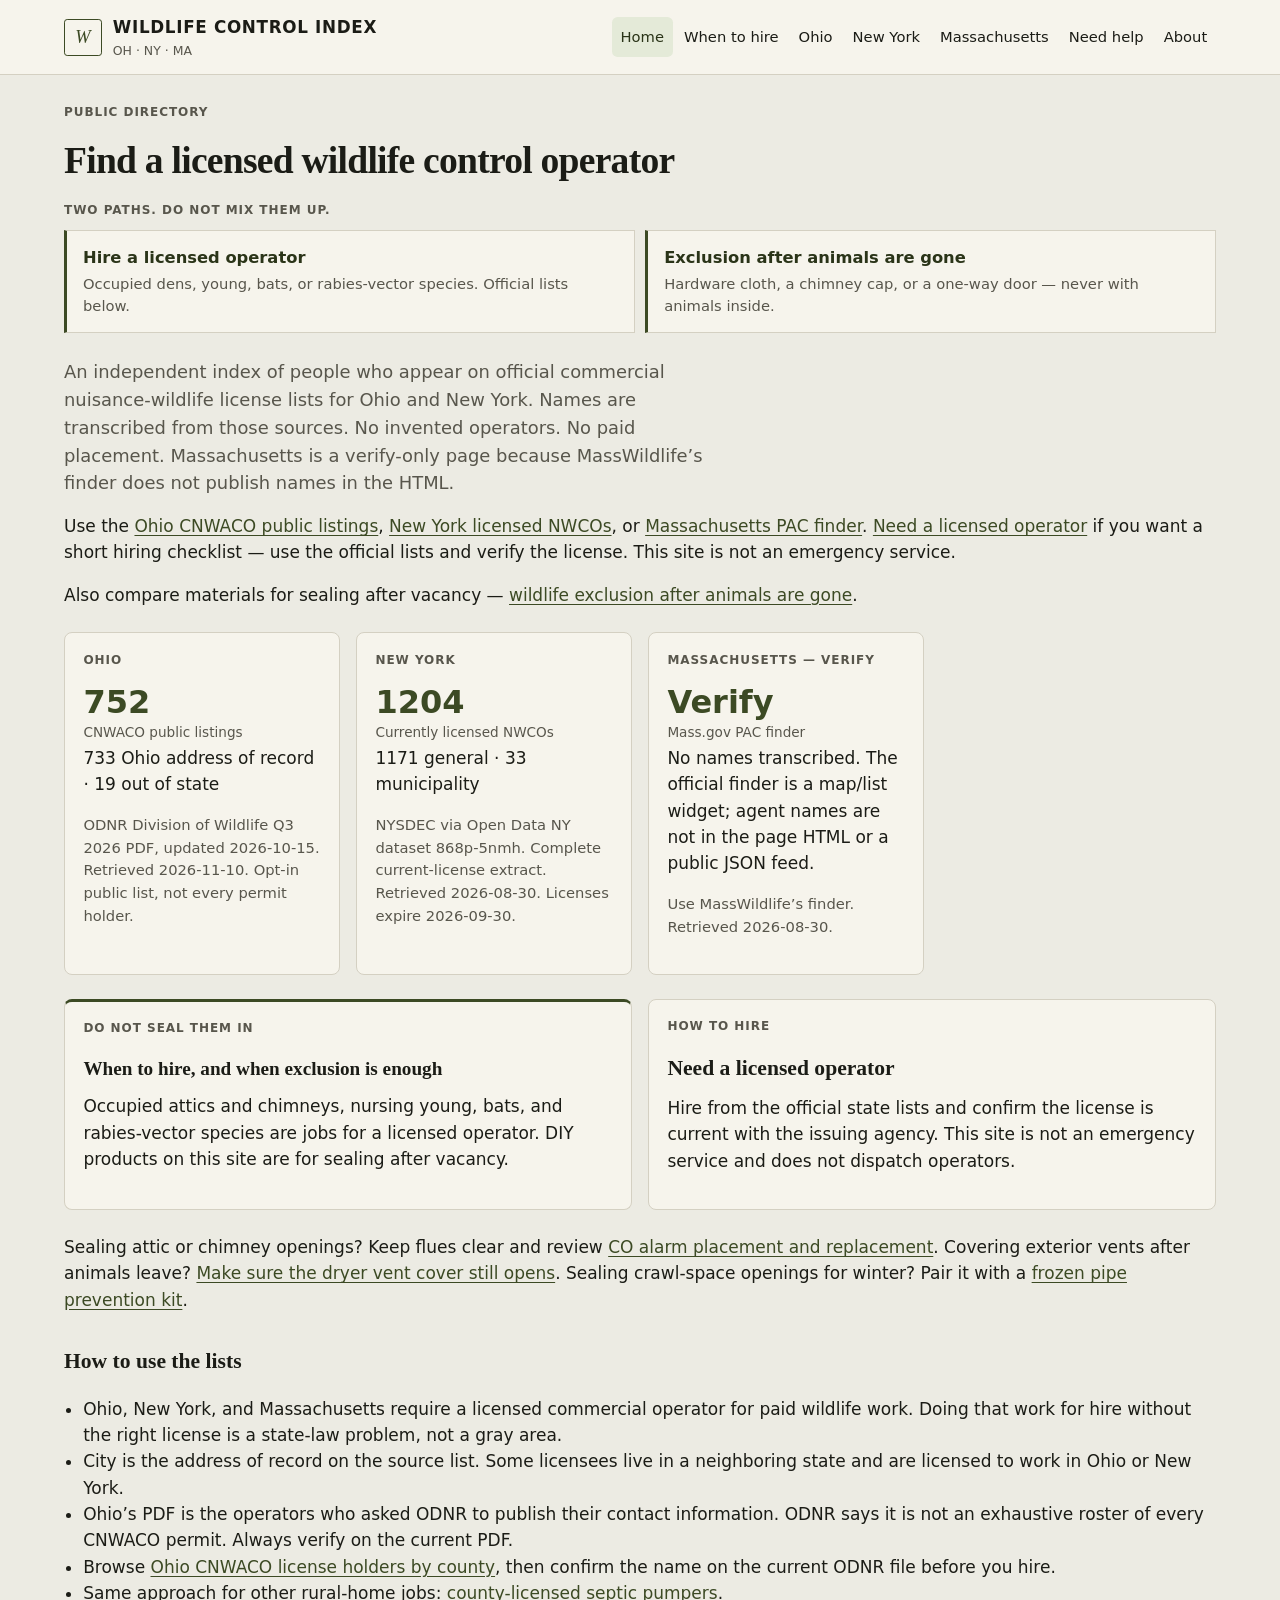
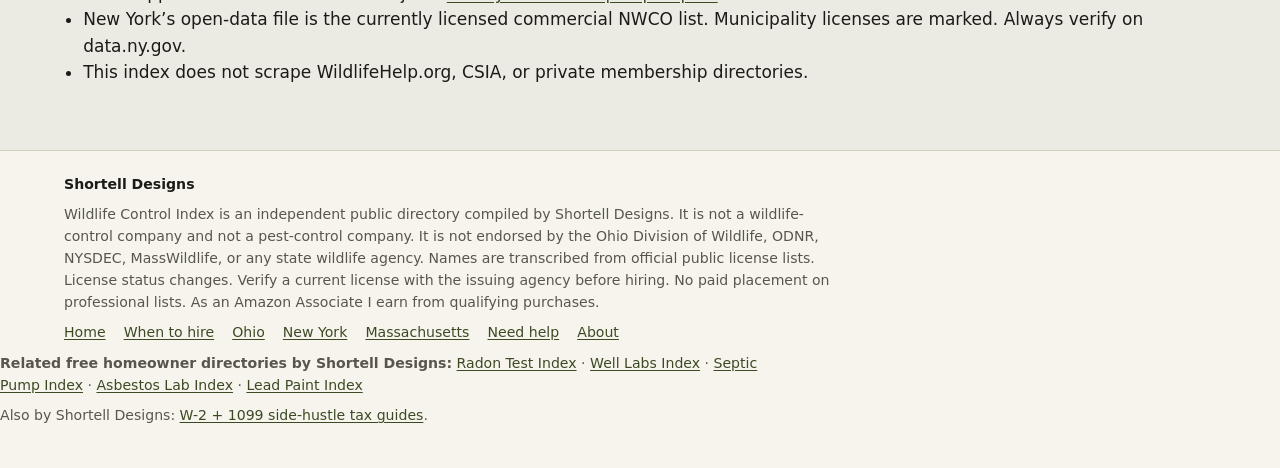
<file: index.html>
<!DOCTYPE html>
<html lang="en">
<head>
  <meta charset="utf-8">
  <meta name="viewport" content="width=device-width, initial-scale=1">
  <title>Find a Licensed Wildlife Operator | Wildlife Control Index</title>
  <meta name="description" content="Independent index of people on official Ohio CNWACO and New York NWCO lists. Massachusetts is verify-only via Mass.gov. No paid placement. Not a wildlife company.">
  <link rel="canonical" href="https://shortelldesigns.github.io/wildlife-control-index/">
  <link rel="stylesheet" href="css/style.css">
</head>
<body>
  <a class="skip" href="#main">Skip to content</a>
  <header class="site-header">
    <div class="header-inner">
      <a class="brand" href="index.html">
        <span class="brand-mark" aria-hidden="true">W</span>
        <span class="brand-text">
          <span class="brand-name">Wildlife Control Index</span>
          <span class="brand-sub">OH · NY · MA</span>
        </span>
      </a>
      <nav aria-label="Primary">
        <a href="index.html" aria-current="page">Home</a>
        <a href="how-to.html">When to hire</a>
        <a href="oh.html">Ohio</a>
        <a href="ny.html">New York</a>
        <a href="ma.html">Massachusetts</a>
        <a href="need-help.html">Need help</a>
        <a href="about.html">About</a>
      </nav>
    </div>
  </header>
  <main id="main">
    <div class="wrap">
      <p class="kicker">Public directory</p>
      <h1>Find a licensed wildlife control operator</h1>
<div class="paths">
        <p class="paths-label">Two paths. Do not mix them up.</p>
        <a class="path" href="#states">
          <strong>Hire a licensed operator</strong>
          <span>Occupied dens, young, bats, or rabies-vector species. Official lists below.</span>
        </a>
        <a class="path" href="how-to.html">
          <strong>Exclusion after animals are gone</strong>
          <span>Hardware cloth, a chimney cap, or a one-way door — never with animals inside.</span>
        </a>
      </div>

      <p class="lede">An independent index of people who appear on official commercial
      nuisance-wildlife license lists for Ohio and New York. Names are transcribed from
      those sources. No invented operators. No paid placement. Massachusetts is a
      verify-only page because MassWildlife’s finder does not publish names in the HTML.</p>
      <p>Use the <a href="oh.html">Ohio CNWACO public listings</a>,
      <a href="ny.html">New York licensed NWCOs</a>, or
      <a href="ma.html">Massachusetts PAC finder</a>.
      <a href="need-help.html">Need a licensed operator</a> if you want a short hiring checklist — use the official lists and verify the license. This site is not an emergency service.</p>

            <p>Also compare materials for sealing after vacancy — <a href="https://shortelldesigns.github.io/diy-kit-index/wildlife-exclusion.html">wildlife exclusion after animals are gone</a>.</p>

      <div class="grid states" id="states">
        <a class="card" href="oh.html">
          <p class="kicker">Ohio</p>
          <p class="stat">752<small>CNWACO public listings</small></p>
          <p>733 Ohio address of record · 19 out of state</p>
          <p class="meta">ODNR Division of Wildlife Q3 2026 PDF, updated 2026-10-15. Retrieved 2026-11-10. Opt-in public list, not every permit holder.</p>
        </a>
        <a class="card" href="ny.html">
          <p class="kicker">New York</p>
          <p class="stat">1204<small>Currently licensed NWCOs</small></p>
          <p>1171 general · 33 municipality</p>
          <p class="meta">NYSDEC via Open Data NY dataset 868p-5nmh. Complete current-license extract. Retrieved 2026-08-30. Licenses expire 2026-09-30.</p>
        </a>
        <a class="card" href="ma.html">
          <p class="kicker">Massachusetts — verify</p>
          <p class="stat">Verify<small>Mass.gov PAC finder</small></p>
          <p>No names transcribed. The official finder is a map/list widget; agent names are not in the page HTML or a public JSON feed.</p>
          <p class="meta">Use MassWildlife’s finder. Retrieved 2026-08-30.</p>
        </a>
      </div>

      <div class="grid two">
        <a class="card card-howto" href="how-to.html">
          <p class="kicker">Do not seal them in</p>
          <h2>When to hire, and when exclusion is enough</h2>
          <p>Occupied attics and chimneys, nursing young, bats, and rabies-vector species are jobs for a licensed operator. DIY products on this site are for sealing after vacancy.</p>
        </a>
        <a class="card" href="need-help.html">
          <p class="kicker">How to hire</p>
          <h2>Need a licensed operator</h2>
          <p>Hire from the official state lists and confirm the license is current with the issuing agency. This site is not an emergency service and does not dispatch operators.</p>
        </a>
      </div>
      <p>Sealing attic or chimney openings? Keep flues clear and review <a href="https://shortelldesigns.github.io/diy-kit-index/carbon-monoxide-alarms.html">CO alarm placement and replacement</a>. Covering exterior vents after animals leave? <a href="https://shortelldesigns.github.io/chimney-sweep-index/dryer-vent.html">Make sure the dryer vent cover still opens</a>. Sealing crawl-space openings for winter? Pair it with a <a href="https://shortelldesigns.github.io/diy-kit-index/frozen-pipe-kit.html">frozen pipe prevention kit</a>.</p>

      <h2>How to use the lists</h2>
      <ul class="plain">
        <li>Ohio, New York, and Massachusetts require a licensed commercial operator for paid wildlife work. Doing that work for hire without the right license is a state-law problem, not a gray area.</li>
        <li>City is the address of record on the source list. Some licensees live in a neighboring state and are licensed to work in Ohio or New York.</li>
        <li>Ohio’s PDF is the operators who asked ODNR to publish their contact information. ODNR says it is not an exhaustive roster of every CNWACO permit. Always verify on the current PDF.</li>
        <li>Browse <a href="oh.html">Ohio CNWACO license holders by county</a>, then confirm the name on the current ODNR file before you hire.</li>
        <li>Same approach for other rural-home jobs: <a href="https://shortelldesigns.github.io/septic-pump-index/">county-licensed septic pumpers</a>.</li>
        <li>New York’s open-data file is the currently licensed commercial NWCO list. Municipality licenses are marked. Always verify on data.ny.gov.</li>
        <li>This index does not scrape WildlifeHelp.org, CSIA, or private membership directories.</li>
      </ul>
    </div>
  </main>
  <footer class="site-footer">
    <div class="wrap">
      <p class="byline">Shortell Designs</p>
      <p>Wildlife Control Index is an independent public directory compiled by Shortell Designs. It is not a wildlife-control company and not a pest-control company. It is not endorsed by the Ohio Division of Wildlife, ODNR, NYSDEC, MassWildlife, or any state wildlife agency. Names are transcribed from official public license lists. License status changes. Verify a current license with the issuing agency before hiring. No paid placement on professional lists. As an Amazon Associate I earn from qualifying purchases.</p>
      <p class="foot-nav"><a href="index.html">Home</a> <a href="how-to.html">When to hire</a> <a href="oh.html">Ohio</a> <a href="ny.html">New York</a> <a href="ma.html">Massachusetts</a> <a href="need-help.html">Need help</a> <a href="about.html">About</a></p>
    </div>
  <p class="related-sites"><strong>Related free homeowner directories by Shortell Designs:</strong> <a href="https://shortelldesigns.github.io/radon-test-index/">Radon Test Index</a> · <a href="https://shortelldesigns.github.io/well-labs-index/">Well Labs Index</a> · <a href="https://shortelldesigns.github.io/septic-pump-index/">Septic Pump Index</a> · <a href="https://shortelldesigns.github.io/asbestos-lab-index/">Asbestos Lab Index</a> · <a href="https://shortelldesigns.github.io/lead-paint-index/">Lead Paint Index</a></p>
  <p class="related-sites">Also by Shortell Designs: <a href="https://shortelldesigns.github.io/tax-kit-2026/">W-2 + 1099 side-hustle tax guides</a>.</p>
</footer>
</body>
</html>
</file>
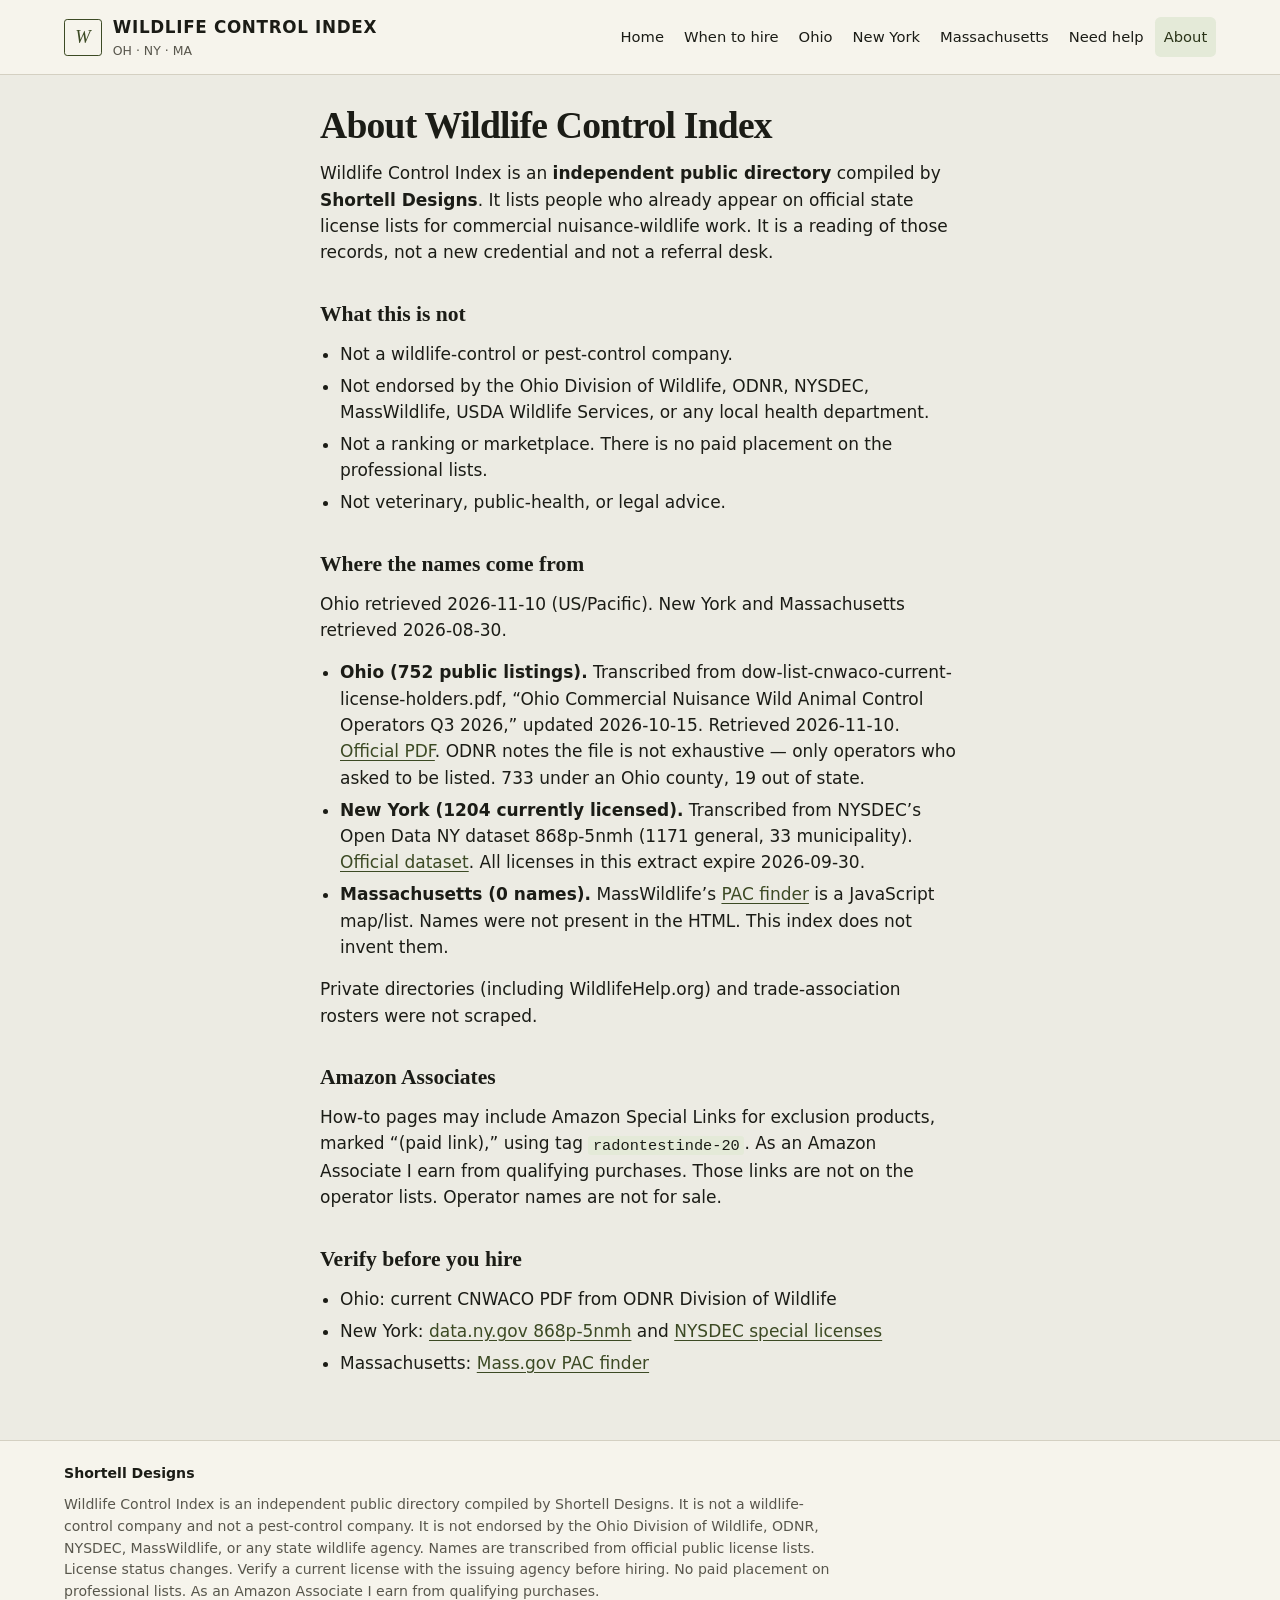
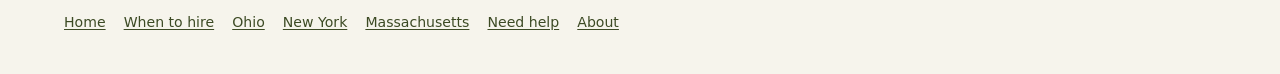
<file: about.html>
<!DOCTYPE html>
<html lang="en">
<head>
  <meta charset="utf-8">
  <meta name="viewport" content="width=device-width, initial-scale=1">
  <title>About Wildlife Control Index</title>
  <meta name="description" content="Independent directory compiled by Shortell Designs. Names transcribed from official Ohio and New York license lists. Massachusetts is verify-only. Not a wildlife company. No paid placement.">
  <link rel="canonical" href="https://shortelldesigns.github.io/wildlife-control-index/about.html">
  <link rel="stylesheet" href="css/style.css">
</head>
<body>
  <a class="skip" href="#main">Skip to content</a>
  <header class="site-header">
    <div class="header-inner">
      <a class="brand" href="index.html">
        <span class="brand-mark" aria-hidden="true">W</span>
        <span class="brand-text">
          <span class="brand-name">Wildlife Control Index</span>
          <span class="brand-sub">OH · NY · MA</span>
        </span>
      </a>
      <nav aria-label="Primary">
        <a href="index.html">Home</a>
        <a href="how-to.html">When to hire</a>
        <a href="oh.html">Ohio</a>
        <a href="ny.html">New York</a>
        <a href="ma.html">Massachusetts</a>
        <a href="need-help.html">Need help</a>
        <a href="about.html" aria-current="page">About</a>
      </nav>
    </div>
  </header>
  <main id="main">
    <article class="wrap-prose prose">
      <h1>About Wildlife Control Index</h1>
      <p>Wildlife Control Index is an <strong>independent public directory</strong>
      compiled by <strong>Shortell Designs</strong>. It lists people who already
      appear on official state license lists for commercial nuisance-wildlife work.
      It is a reading of those records, not a new credential and not a referral desk.</p>

      <h2>What this is not</h2>
      <ul>
        <li>Not a wildlife-control or pest-control company.</li>
        <li>Not endorsed by the Ohio Division of Wildlife, ODNR, NYSDEC,
          MassWildlife, USDA Wildlife Services, or any local health department.</li>
        <li>Not a ranking or marketplace. There is no paid placement on the
          professional lists.</li>
        <li>Not veterinary, public-health, or legal advice.</li>
      </ul>

      <h2>Where the names come from</h2>
      <p>Ohio retrieved 2026-11-10 (US/Pacific). New York and Massachusetts retrieved 2026-08-30.</p>
      <ul>
        <li><strong>Ohio (752 public listings).</strong> Transcribed from
          <span>dow-list-cnwaco-current-license-holders.pdf</span>,
          “Ohio Commercial Nuisance Wild Animal Control Operators Q3 2026,”
          updated 2026-10-15. Retrieved 2026-11-10.
          <a href="https://dam.assets.ohio.gov/image/upload/ohiodnr.gov/documents/wildlife/permits/dow-list-cnwaco-current-license-holders.pdf">Official PDF</a>.
          ODNR notes the file is not exhaustive — only operators who asked to be
          listed. 733 under an Ohio county, 19 out of state.</li>
        <li><strong>New York (1204 currently licensed).</strong> Transcribed from
          NYSDEC’s Open Data NY dataset 868p-5nmh
          (1171 general, 33 municipality).
          <a href="https://data.ny.gov/Energy-Environment/Currently-Licensed-Commercial-Nuisance-Wildlife-Co/868p-5nmh">Official dataset</a>.
          All licenses in this extract expire 2026-09-30.</li>
        <li><strong>Massachusetts (0 names).</strong> MassWildlife’s
          <a href="https://www.mass.gov/info-details/find-a-problem-animal-control-agent">PAC finder</a> is a JavaScript map/list.
          Names were not present in the HTML. This index does not invent them.</li>
      </ul>
      <p>Private directories (including WildlifeHelp.org) and trade-association
      rosters were not scraped.</p>

      <h2>Amazon Associates</h2>
      <p>How-to pages may include Amazon Special Links for exclusion products,
      marked “(paid link),” using tag <code>radontestinde-20</code>. As an Amazon
      Associate I earn from qualifying purchases. Those links are not on the
      operator lists. Operator names are not for sale.</p>

      <h2>Verify before you hire</h2>
      <ul>
        <li>Ohio: current CNWACO PDF from ODNR Division of Wildlife</li>
        <li>New York: <a href="https://data.ny.gov/Energy-Environment/Currently-Licensed-Commercial-Nuisance-Wildlife-Co/868p-5nmh">data.ny.gov 868p-5nmh</a> and
          <a href="https://dec.ny.gov/regulatory/permits-licenses/fish-wildlife-plant/special-licenses/nuisance-wildlife-control">NYSDEC special licenses</a></li>
        <li>Massachusetts: <a href="https://www.mass.gov/info-details/find-a-problem-animal-control-agent">Mass.gov PAC finder</a></li>
      </ul>
    </article>
  </main>
  <footer class="site-footer">
    <div class="wrap">
      <p class="byline">Shortell Designs</p>
      <p>Wildlife Control Index is an independent public directory compiled by Shortell Designs. It is not a wildlife-control company and not a pest-control company. It is not endorsed by the Ohio Division of Wildlife, ODNR, NYSDEC, MassWildlife, or any state wildlife agency. Names are transcribed from official public license lists. License status changes. Verify a current license with the issuing agency before hiring. No paid placement on professional lists. As an Amazon Associate I earn from qualifying purchases.</p>
      <p class="foot-nav"><a href="index.html">Home</a> <a href="how-to.html">When to hire</a> <a href="oh.html">Ohio</a> <a href="ny.html">New York</a> <a href="ma.html">Massachusetts</a> <a href="need-help.html">Need help</a> <a href="about.html">About</a></p>
    </div>
  </footer>
</body>
</html>
</file>
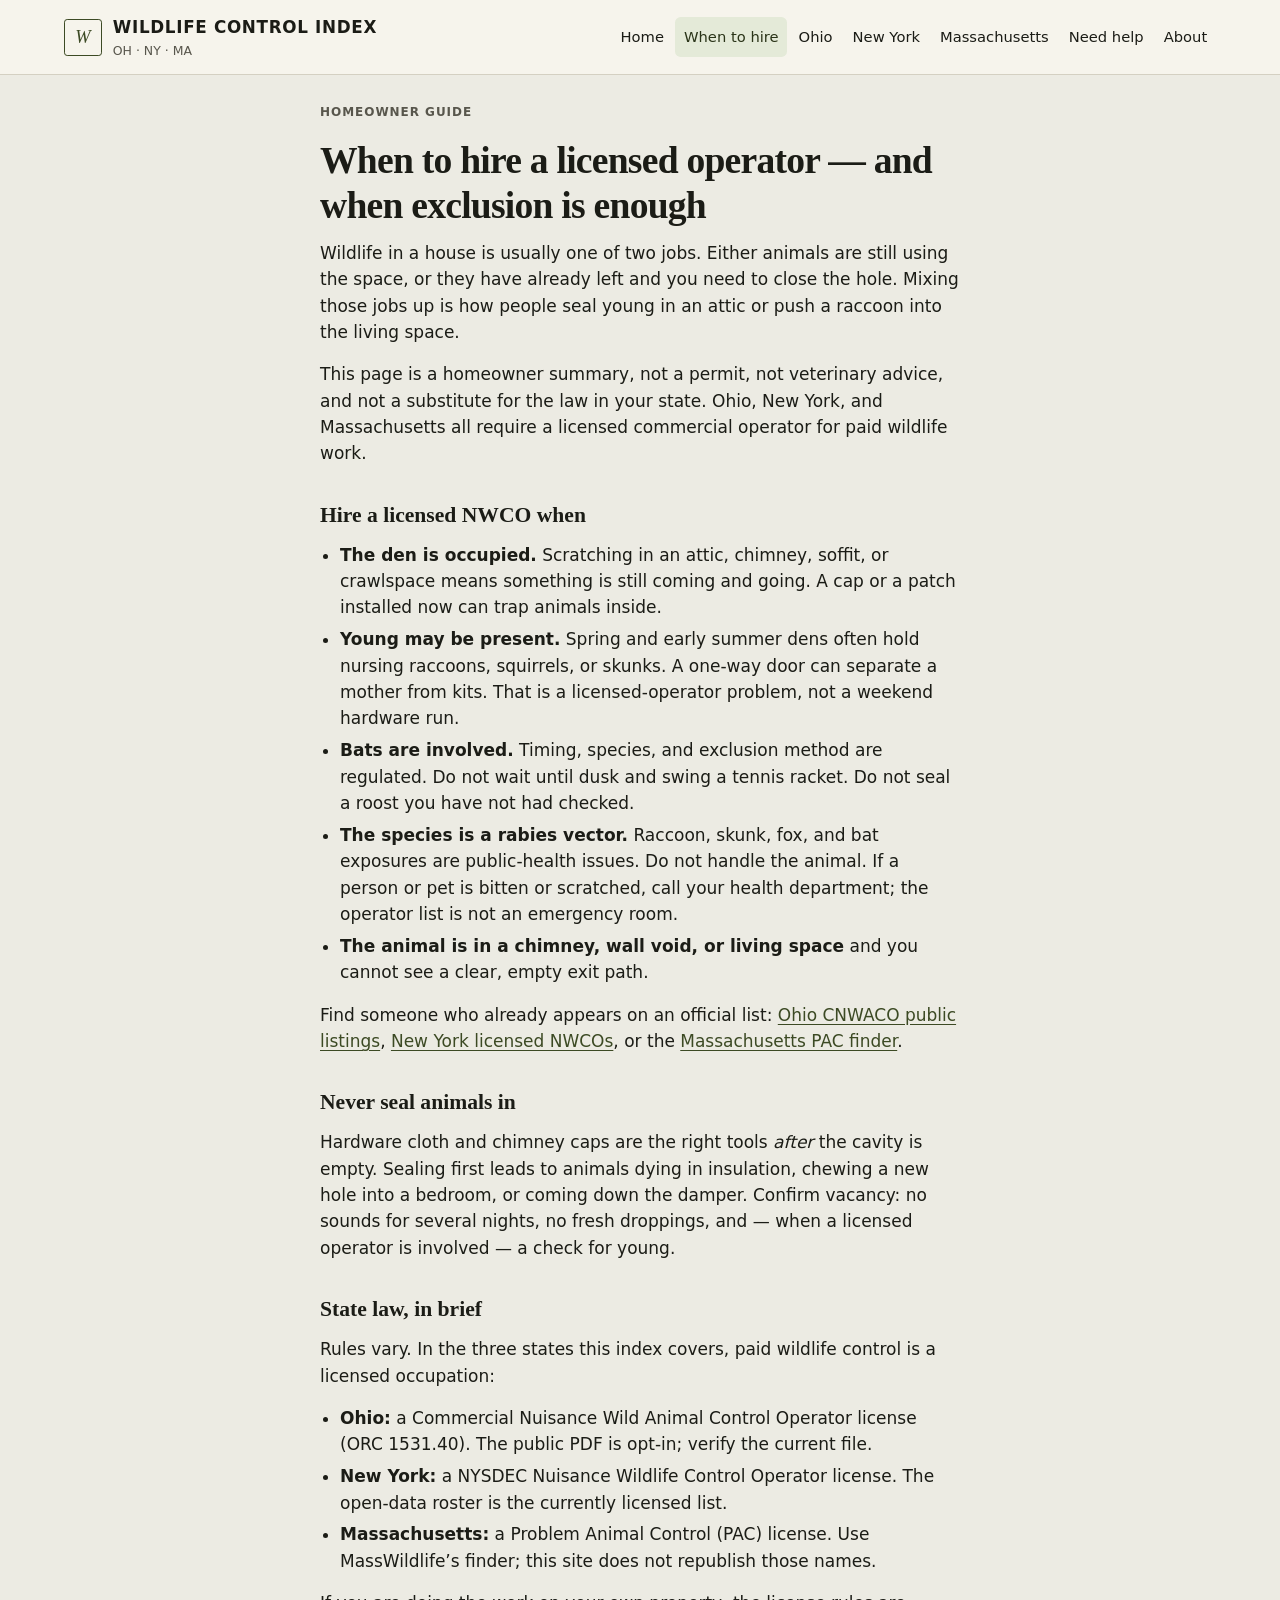
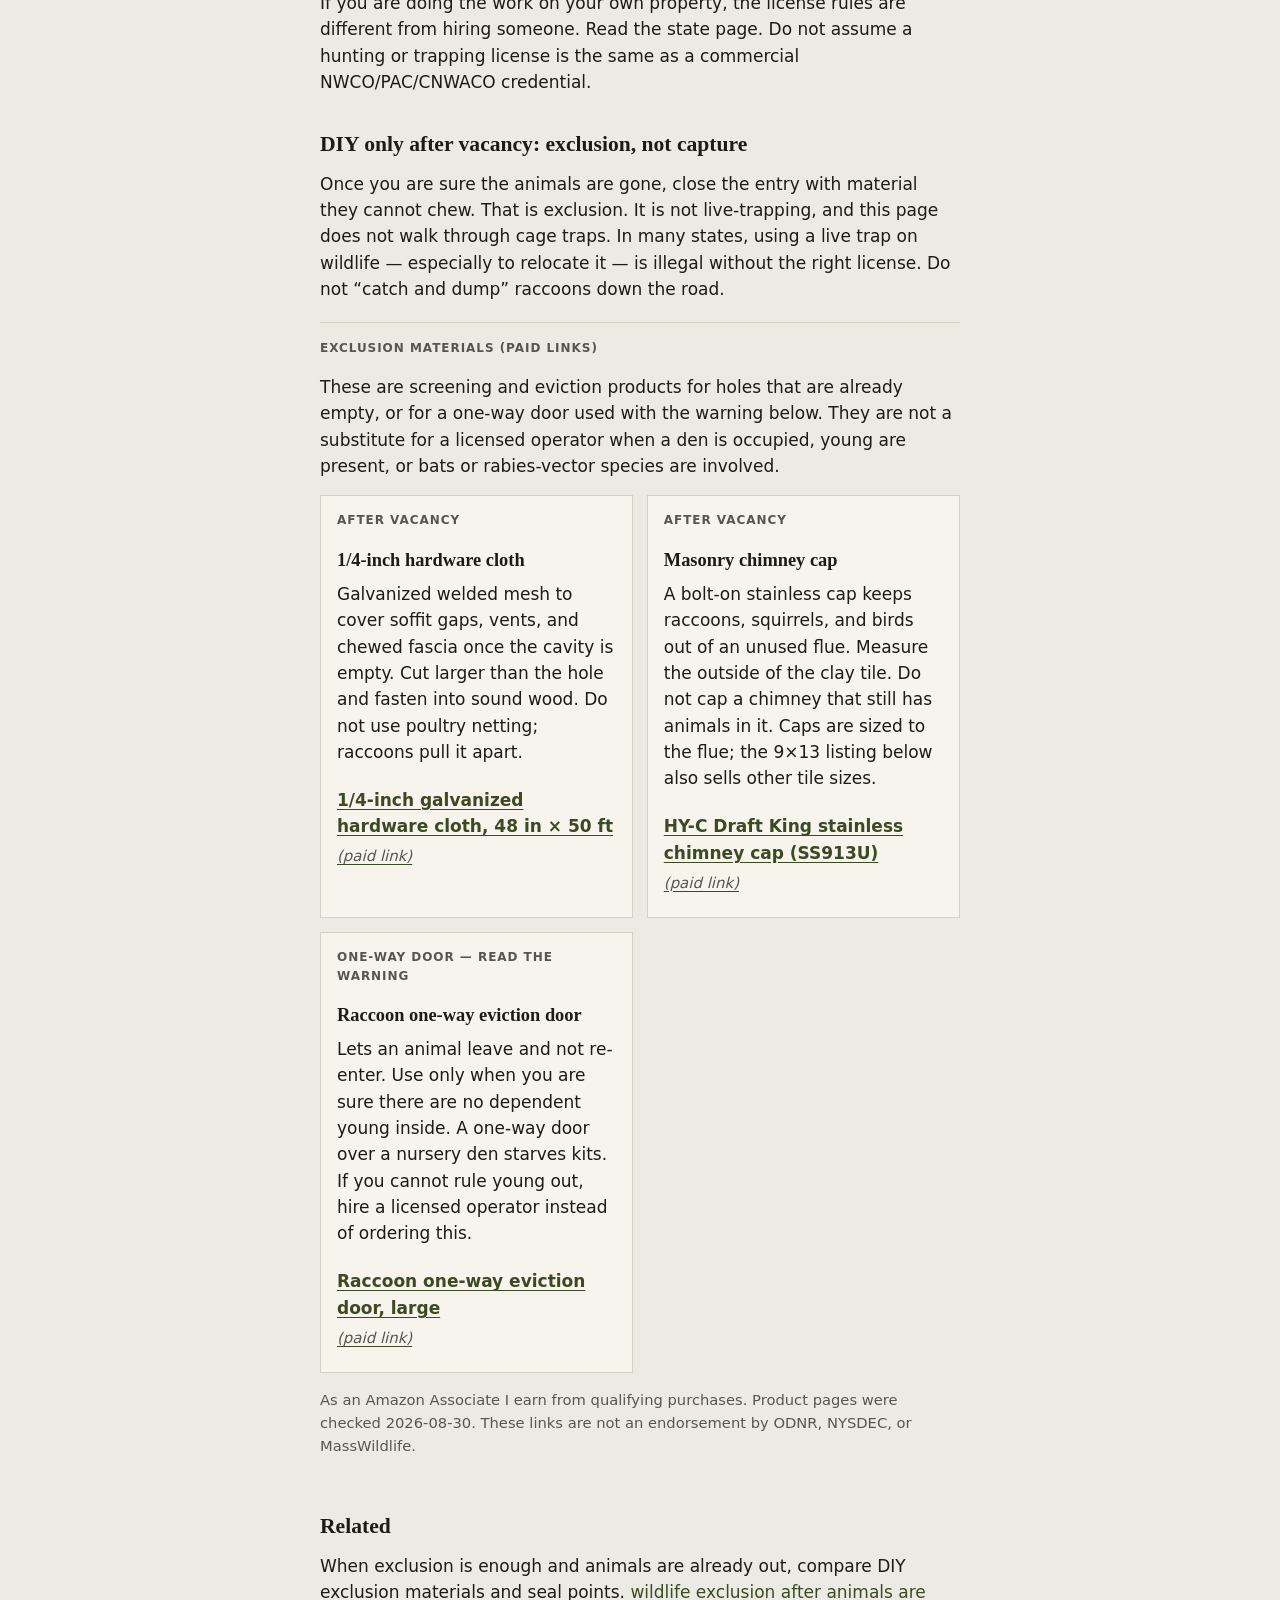
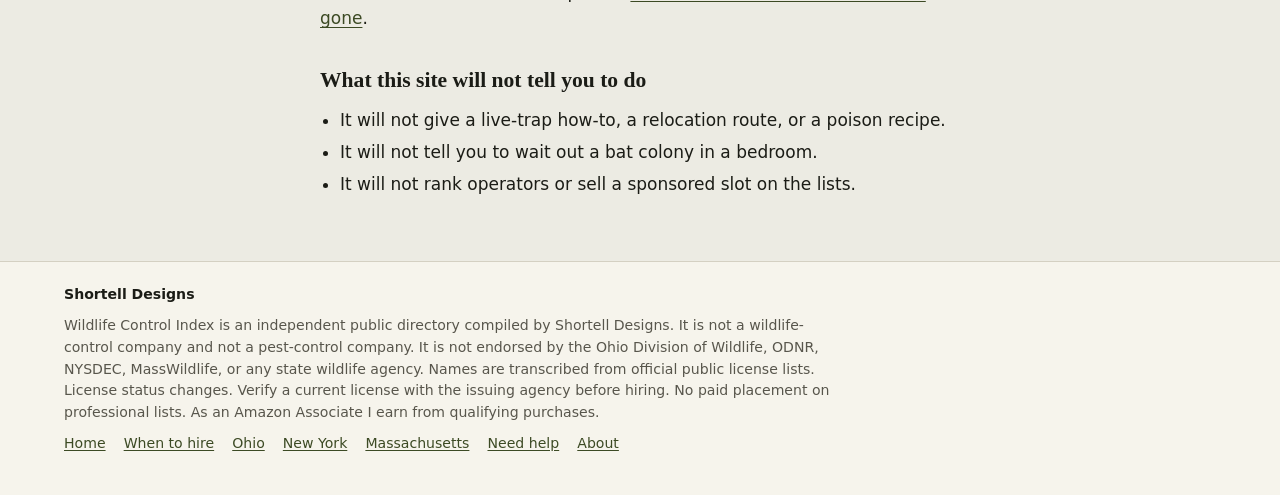
<file: how-to.html>
<!DOCTYPE html>
<html lang="en">
<head>
  <meta charset="utf-8">
  <meta name="viewport" content="width=device-width, initial-scale=1">
  <title>When to Hire a Licensed Wildlife Operator</title>
  <meta name="description" content="Occupied dens, young, bats, and rabies-vector species need a licensed operator. Exclusion is for empty cavities only. Ohio, New York, and Massachusetts require a commercial license for paid work.">
  <link rel="canonical" href="https://shortelldesigns.github.io/wildlife-control-index/how-to.html">
  <link rel="stylesheet" href="css/style.css">
</head>
<body>
  <a class="skip" href="#main">Skip to content</a>
  <header class="site-header">
    <div class="header-inner">
      <a class="brand" href="index.html">
        <span class="brand-mark" aria-hidden="true">W</span>
        <span class="brand-text">
          <span class="brand-name">Wildlife Control Index</span>
          <span class="brand-sub">OH · NY · MA</span>
        </span>
      </a>
      <nav aria-label="Primary">
        <a href="index.html">Home</a>
        <a href="how-to.html" aria-current="page">When to hire</a>
        <a href="oh.html">Ohio</a>
        <a href="ny.html">New York</a>
        <a href="ma.html">Massachusetts</a>
        <a href="need-help.html">Need help</a>
        <a href="about.html">About</a>
      </nav>
    </div>
  </header>
  <main id="main">
    <article class="wrap-prose prose">
      <p class="kicker">Homeowner guide</p>
      <h1>When to hire a licensed operator — and when exclusion is enough</h1>
      <p>Wildlife in a house is usually one of two jobs. Either animals are still
      using the space, or they have already left and you need to close the hole.
      Mixing those jobs up is how people seal young in an attic or push a raccoon
      into the living space.</p>
      <p>This page is a homeowner summary, not a permit, not veterinary advice, and
      not a substitute for the law in your state. Ohio, New York, and Massachusetts
      all require a licensed commercial operator for paid wildlife work.</p>

      <h2>Hire a licensed NWCO when</h2>
      <ul>
        <li><strong>The den is occupied.</strong> Scratching in an attic, chimney,
          soffit, or crawlspace means something is still coming and going. A cap or
          a patch installed now can trap animals inside.</li>
        <li><strong>Young may be present.</strong> Spring and early summer dens often
          hold nursing raccoons, squirrels, or skunks. A one-way door can separate
          a mother from kits. That is a licensed-operator problem, not a weekend
          hardware run.</li>
        <li><strong>Bats are involved.</strong> Timing, species, and exclusion method
          are regulated. Do not wait until dusk and swing a tennis racket. Do not
          seal a roost you have not had checked.</li>
        <li><strong>The species is a rabies vector.</strong> Raccoon, skunk, fox, and
          bat exposures are public-health issues. Do not handle the animal. If a
          person or pet is bitten or scratched, call your health department; the
          operator list is not an emergency room.</li>
        <li><strong>The animal is in a chimney, wall void, or living space</strong>
          and you cannot see a clear, empty exit path.</li>
      </ul>
      <p>Find someone who already appears on an official list:
      <a href="oh.html">Ohio CNWACO public listings</a>,
      <a href="ny.html">New York licensed NWCOs</a>,
      or the <a href="ma.html">Massachusetts PAC finder</a>.</p>

      <h2>Never seal animals in</h2>
      <p>Hardware cloth and chimney caps are the right tools <em>after</em> the
      cavity is empty. Sealing first leads to animals dying in insulation, chewing
      a new hole into a bedroom, or coming down the damper. Confirm vacancy:
      no sounds for several nights, no fresh droppings, and — when a licensed
      operator is involved — a check for young.</p>

      <h2>State law, in brief</h2>
      <p>Rules vary. In the three states this index covers, paid wildlife control
      is a licensed occupation:</p>
      <ul>
        <li><strong>Ohio:</strong> a Commercial Nuisance Wild Animal Control Operator
          license (ORC 1531.40). The public PDF is opt-in; verify the current file.</li>
        <li><strong>New York:</strong> a NYSDEC Nuisance Wildlife Control Operator
          license. The open-data roster is the currently licensed list.</li>
        <li><strong>Massachusetts:</strong> a Problem Animal Control (PAC) license.
          Use MassWildlife’s finder; this site does not republish those names.</li>
      </ul>
      <p>If you are doing the work on your own property, the license rules are
      different from hiring someone. Read the state page. Do not assume a hunting
      or trapping license is the same as a commercial NWCO/PAC/CNWACO credential.</p>

      <h2>DIY only after vacancy: exclusion, not capture</h2>
      <p>Once you are sure the animals are gone, close the entry with material they
      cannot chew. That is exclusion. It is not live-trapping, and this page does
      not walk through cage traps. In many states, using a live trap on wildlife —
      especially to relocate it — is illegal without the right license. Do not
      “catch and dump” raccoons down the road.</p>

      <div class="kit-block">
        <p class="kicker">Exclusion materials (paid links)</p>
        <p class="kit-lead">These are screening and eviction products for holes that
        are already empty, or for a one-way door used with the warning below.
        They are not a substitute for a licensed operator when a den is occupied,
        young are present, or bats or rabies-vector species are involved.</p>
        <div class="kits">
          <article class="kit">
            <p class="kicker">After vacancy</p>
            <h3>1/4-inch hardware cloth</h3>
            <p>Galvanized welded mesh to cover soffit gaps, vents, and chewed
            fascia once the cavity is empty. Cut larger than the hole and fasten
            into sound wood. Do not use poultry netting; raccoons pull it apart.</p>
            <p><a rel="sponsored nofollow" class="kit-link" href="https://www.amazon.com/dp/B0871JKQJH/?tag=radontestinde-20">1/4-inch galvanized hardware cloth, 48 in × 50 ft <span class="paid">(paid link)</span></a></p>
          </article>
          <article class="kit">
            <p class="kicker">After vacancy</p>
            <h3>Masonry chimney cap</h3>
            <p>A bolt-on stainless cap keeps raccoons, squirrels, and birds out of
            an unused flue. Measure the outside of the clay tile. Do not cap a
            chimney that still has animals in it. Caps are sized to the flue;
            the 9×13 listing below also sells other tile sizes.</p>
            <p><a rel="sponsored nofollow" class="kit-link" href="https://www.amazon.com/dp/B005H53DDY/?tag=radontestinde-20">HY-C Draft King stainless chimney cap (SS913U) <span class="paid">(paid link)</span></a></p>
          </article>
          <article class="kit">
            <p class="kicker">One-way door — read the warning</p>
            <h3>Raccoon one-way eviction door</h3>
            <p>Lets an animal leave and not re-enter. Use only when you are sure
            there are no dependent young inside. A one-way door over a nursery
            den starves kits. If you cannot rule young out, hire a licensed
            operator instead of ordering this.</p>
            <p><a rel="sponsored nofollow" class="kit-link" href="https://www.amazon.com/dp/B0FZ3MCF9V/?tag=radontestinde-20">Raccoon one-way eviction door, large <span class="paid">(paid link)</span></a></p>
          </article>
        </div>
        <p class="meta">As an Amazon Associate I earn from qualifying purchases.
        Product pages were checked 2026-08-30. These links are not an endorsement
        by ODNR, NYSDEC, or MassWildlife.</p>
      </div>

      <h2>Related</h2>
      <p>When exclusion is enough and animals are already out, compare DIY exclusion materials and seal points. <a href="https://shortelldesigns.github.io/diy-kit-index/wildlife-exclusion.html">wildlife exclusion after animals are gone</a>.</p>

      <h2>What this site will not tell you to do</h2>
      <ul>
        <li>It will not give a live-trap how-to, a relocation route, or a poison recipe.</li>
        <li>It will not tell you to wait out a bat colony in a bedroom.</li>
        <li>It will not rank operators or sell a sponsored slot on the lists.</li>
      </ul>
    </article>
  </main>
  <footer class="site-footer">
    <div class="wrap">
      <p class="byline">Shortell Designs</p>
      <p>Wildlife Control Index is an independent public directory compiled by Shortell Designs. It is not a wildlife-control company and not a pest-control company. It is not endorsed by the Ohio Division of Wildlife, ODNR, NYSDEC, MassWildlife, or any state wildlife agency. Names are transcribed from official public license lists. License status changes. Verify a current license with the issuing agency before hiring. No paid placement on professional lists. As an Amazon Associate I earn from qualifying purchases.</p>
      <p class="foot-nav"><a href="index.html">Home</a> <a href="how-to.html">When to hire</a> <a href="oh.html">Ohio</a> <a href="ny.html">New York</a> <a href="ma.html">Massachusetts</a> <a href="need-help.html">Need help</a> <a href="about.html">About</a></p>
    </div>
  </footer>
</body>
</html>
</file>
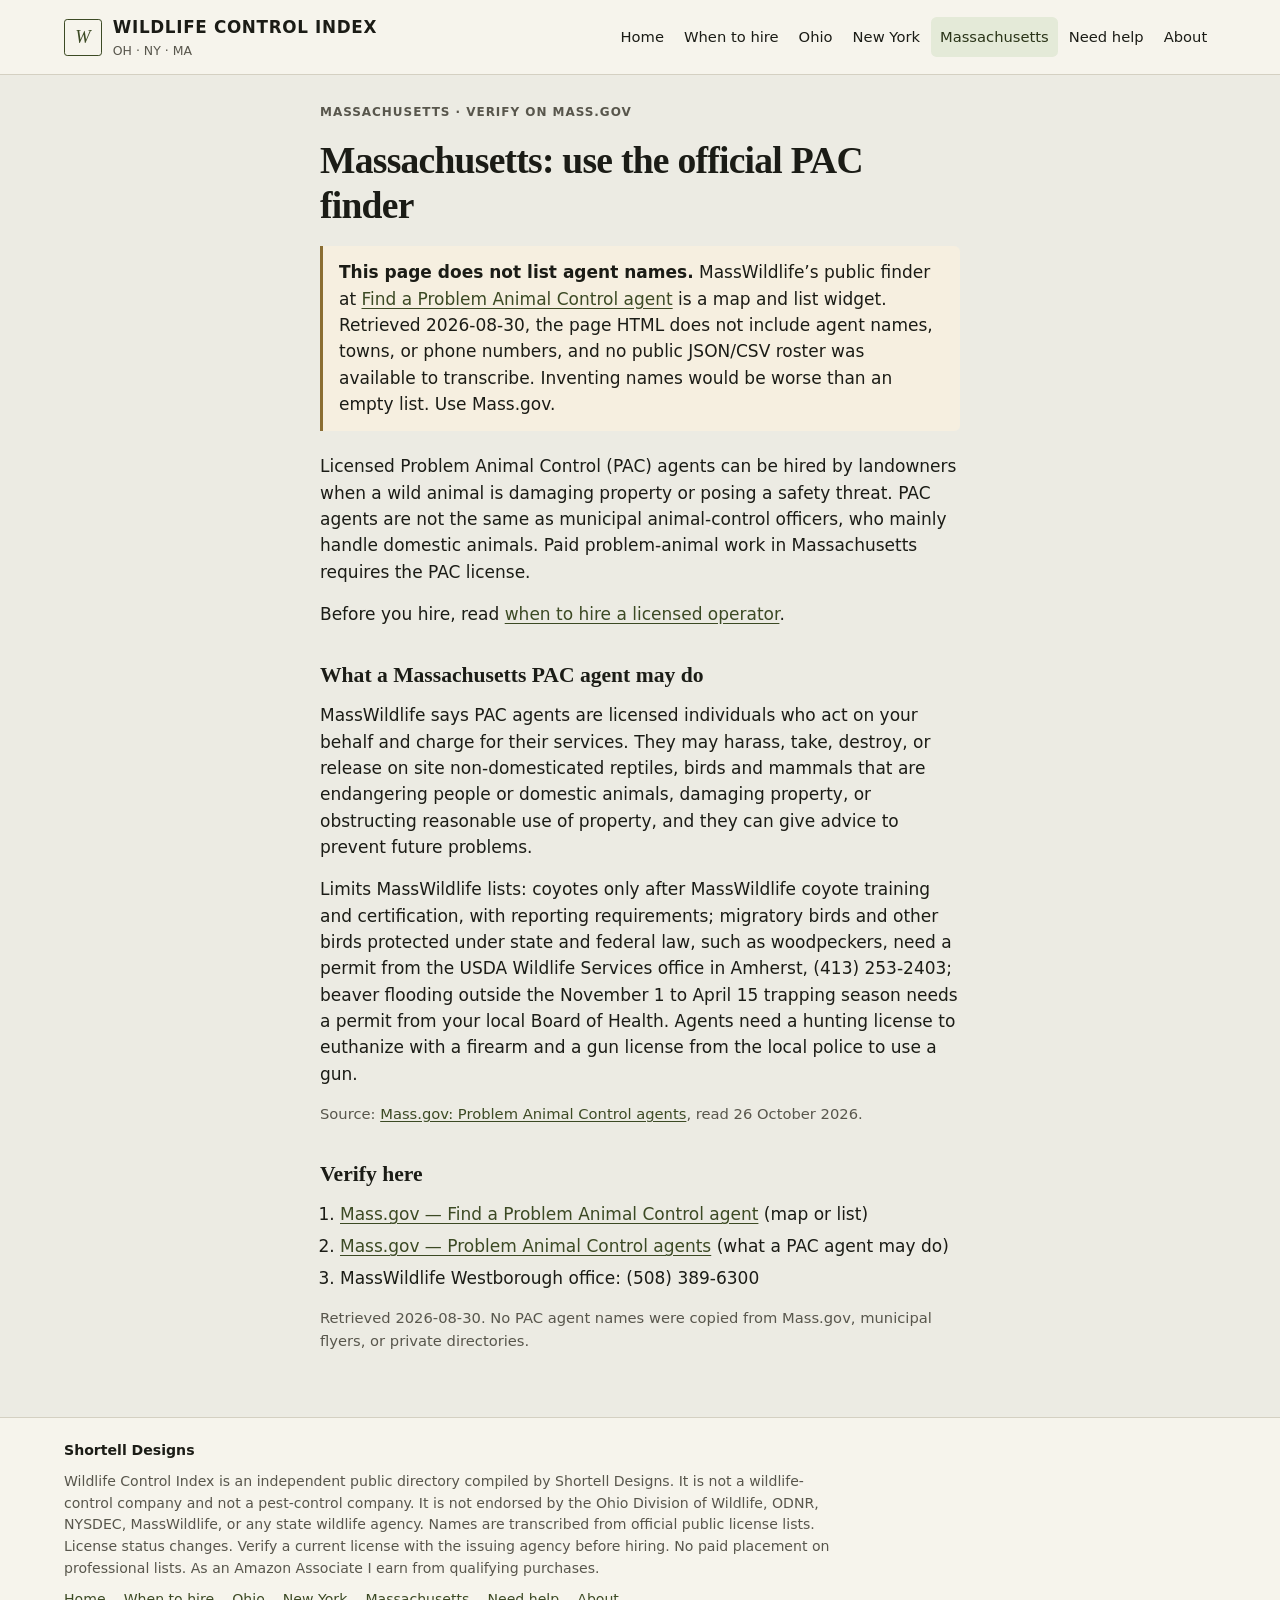
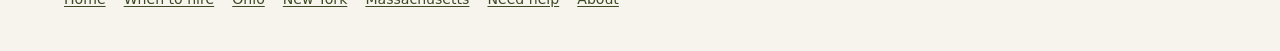
<file: ma.html>
<!DOCTYPE html>
<html lang="en">
<head>
  <meta charset="utf-8">
  <meta name="viewport" content="width=device-width, initial-scale=1">
  <title>Massachusetts PAC Agents: Verify on Mass.gov</title>
  <meta name="description" content="This page does not republish PAC names. MassWildlife’s finder is a map widget with no public HTML roster. Use Mass.gov to find a licensed Problem Animal Control agent.">
  <link rel="canonical" href="https://shortelldesigns.github.io/wildlife-control-index/ma.html">
  <link rel="stylesheet" href="css/style.css">
</head>
<body>
  <a class="skip" href="#main">Skip to content</a>
  <header class="site-header">
    <div class="header-inner">
      <a class="brand" href="index.html">
        <span class="brand-mark" aria-hidden="true">W</span>
        <span class="brand-text">
          <span class="brand-name">Wildlife Control Index</span>
          <span class="brand-sub">OH · NY · MA</span>
        </span>
      </a>
      <nav aria-label="Primary">
        <a href="index.html">Home</a>
        <a href="how-to.html">When to hire</a>
        <a href="oh.html">Ohio</a>
        <a href="ny.html">New York</a>
        <a href="ma.html" aria-current="page">Massachusetts</a>
        <a href="need-help.html">Need help</a>
        <a href="about.html">About</a>
      </nav>
    </div>
  </header>
  <main id="main">
    <article class="wrap-prose prose">
      <p class="kicker">Massachusetts · verify on Mass.gov</p>
      <h1>Massachusetts: use the official PAC finder</h1>
      <div class="note">
        <p><strong>This page does not list agent names.</strong>
        MassWildlife’s public finder at
        <a href="https://www.mass.gov/info-details/find-a-problem-animal-control-agent">Find a Problem Animal Control agent</a>
        is a map and list widget. Retrieved 2026-08-30, the page HTML does not
        include agent names, towns, or phone numbers, and no public JSON/CSV
        roster was available to transcribe. Inventing names would be worse than
        an empty list. Use Mass.gov.</p>
      </div>
      <p>Licensed Problem Animal Control (PAC) agents can be hired by landowners
      when a wild animal is damaging property or posing a safety threat. PAC agents
      are not the same as municipal animal-control officers, who mainly handle
      domestic animals. Paid problem-animal work in Massachusetts requires the PAC
      license.</p>
      <p>Before you hire, read <a href="how-to.html">when to hire a licensed operator</a>.</p>
      <section class="callout" data-hc="2026-10-26">
      <h2>What a Massachusetts PAC agent may do</h2>
      <p>MassWildlife says PAC agents are licensed individuals who act on your behalf and charge for their services. They may harass, take, destroy, or release on site non-domesticated reptiles, birds and mammals that are endangering people or domestic animals, damaging property, or obstructing reasonable use of property, and they can give advice to prevent future problems.</p>
      <p>Limits MassWildlife lists: coyotes only after MassWildlife coyote training and certification, with reporting requirements; migratory birds and other birds protected under state and federal law, such as woodpeckers, need a permit from the USDA Wildlife Services office in Amherst, (413) 253-2403; beaver flooding outside the November 1 to April 15 trapping season needs a permit from your local Board of Health. Agents need a hunting license to euthanize with a firearm and a gun license from the local police to use a gun.</p>
      <p class="meta">Source: <a href="https://www.mass.gov/info-details/problem-animal-control-agents">Mass.gov: Problem Animal Control agents</a>, read 26 October 2026.</p>
    </section>
    <h2>Verify here</h2>
      <ol>
        <li><a href="https://www.mass.gov/info-details/find-a-problem-animal-control-agent">Mass.gov — Find a Problem Animal Control agent</a> (map or list)</li>
        <li><a href="https://www.mass.gov/info-details/problem-animal-control-agents">Mass.gov — Problem Animal Control agents</a> (what a PAC agent may do)</li>
        <li>MassWildlife Westborough office: (508) 389-6300</li>
      </ol>
      <p class="meta">Retrieved 2026-08-30. No PAC agent names were copied from
      Mass.gov, municipal flyers, or private directories.</p>
    </article>
  </main>
  <footer class="site-footer">
    <div class="wrap">
      <p class="byline">Shortell Designs</p>
      <p>Wildlife Control Index is an independent public directory compiled by Shortell Designs. It is not a wildlife-control company and not a pest-control company. It is not endorsed by the Ohio Division of Wildlife, ODNR, NYSDEC, MassWildlife, or any state wildlife agency. Names are transcribed from official public license lists. License status changes. Verify a current license with the issuing agency before hiring. No paid placement on professional lists. As an Amazon Associate I earn from qualifying purchases.</p>
      <p class="foot-nav"><a href="index.html">Home</a> <a href="how-to.html">When to hire</a> <a href="oh.html">Ohio</a> <a href="ny.html">New York</a> <a href="ma.html">Massachusetts</a> <a href="need-help.html">Need help</a> <a href="about.html">About</a></p>
    </div>
  </footer>
</body>
</html>
</file>
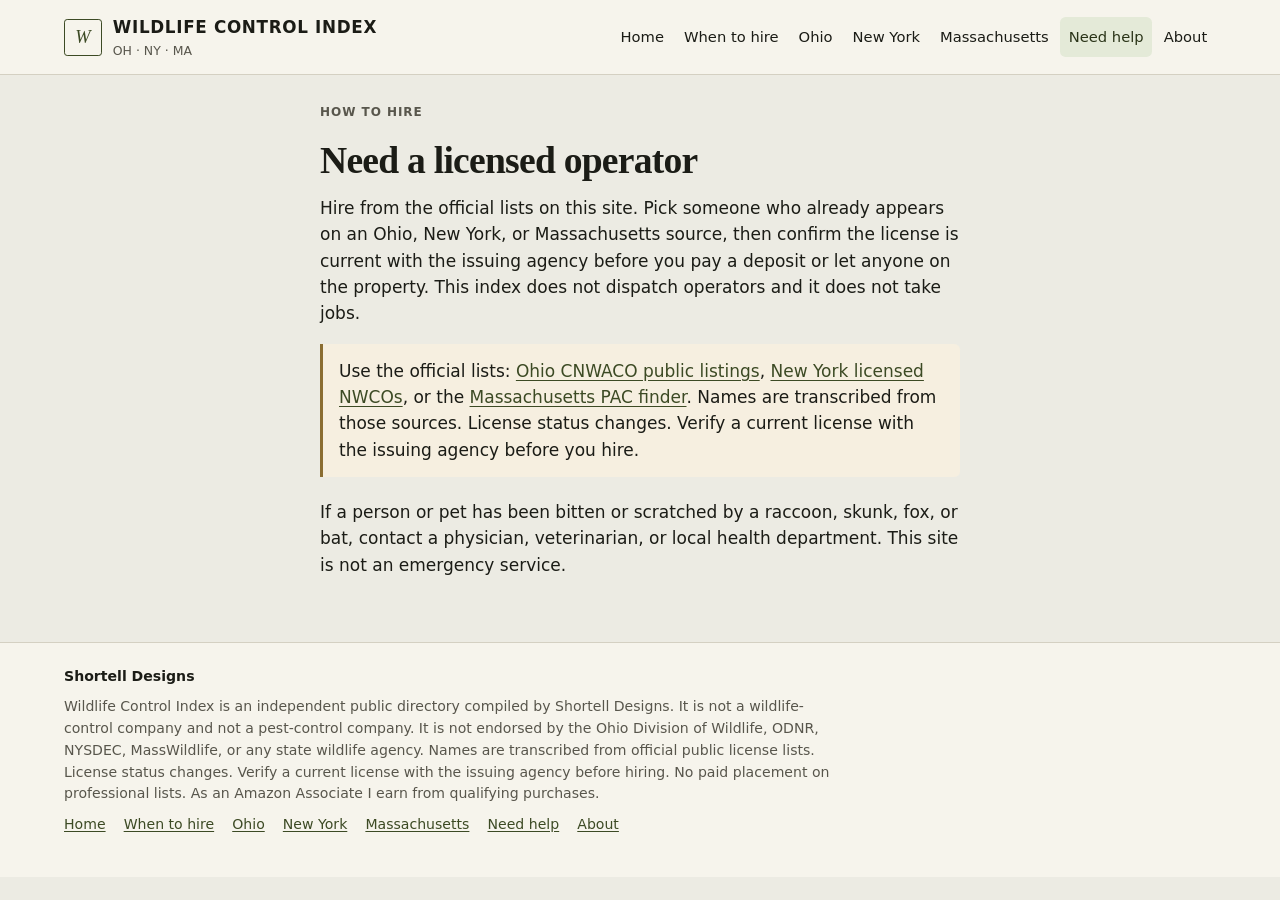
<file: need-help.html>
<!DOCTYPE html>
<html lang="en">
<head>
  <meta charset="utf-8">
  <meta name="viewport" content="width=device-width, initial-scale=1">
  <title>Need a Licensed Wildlife Operator</title>
  <meta name="description" content="Hire from the Ohio CNWACO public list, New York licensed NWCOs, or the Mass.gov PAC finder. Verify the license before you hire. Not an emergency service.">
  <link rel="canonical" href="https://shortelldesigns.github.io/wildlife-control-index/need-help.html">
  <link rel="stylesheet" href="css/style.css">
</head>
<body>
  <a class="skip" href="#main">Skip to content</a>
  <header class="site-header">
    <div class="header-inner">
      <a class="brand" href="index.html">
        <span class="brand-mark" aria-hidden="true">W</span>
        <span class="brand-text">
          <span class="brand-name">Wildlife Control Index</span>
          <span class="brand-sub">OH · NY · MA</span>
        </span>
      </a>
      <nav aria-label="Primary">
        <a href="index.html">Home</a>
        <a href="how-to.html">When to hire</a>
        <a href="oh.html">Ohio</a>
        <a href="ny.html">New York</a>
        <a href="ma.html">Massachusetts</a>
        <a href="need-help.html" aria-current="page">Need help</a>
        <a href="about.html">About</a>
      </nav>
    </div>
  </header>
  <main id="main">
    <article class="wrap-prose prose">
      <p class="kicker">How to hire</p>
      <h1>Need a licensed operator</h1>
      <p>Hire from the official lists on this site. Pick someone who already appears
      on an Ohio, New York, or Massachusetts source, then confirm the license is
      current with the issuing agency before you pay a deposit or let anyone on the
      property. This index does not dispatch operators and it does not take jobs.</p>
      <div class="note">
        <p>Use the official lists:
        <a href="oh.html">Ohio CNWACO public listings</a>,
        <a href="ny.html">New York licensed NWCOs</a>,
        or the <a href="ma.html">Massachusetts PAC finder</a>.
        Names are transcribed from those sources. License status changes.
        Verify a current license with the issuing agency before you hire.</p>
      </div>
      <p>If a person or pet has been bitten or scratched by a raccoon, skunk, fox,
      or bat, contact a physician, veterinarian, or local health department.
      This site is not an emergency service.</p>
    </article>
  </main>
  <footer class="site-footer">
    <div class="wrap">
      <p class="byline">Shortell Designs</p>
      <p>Wildlife Control Index is an independent public directory compiled by Shortell Designs. It is not a wildlife-control company and not a pest-control company. It is not endorsed by the Ohio Division of Wildlife, ODNR, NYSDEC, MassWildlife, or any state wildlife agency. Names are transcribed from official public license lists. License status changes. Verify a current license with the issuing agency before hiring. No paid placement on professional lists. As an Amazon Associate I earn from qualifying purchases.</p>
      <p class="foot-nav"><a href="index.html">Home</a> <a href="how-to.html">When to hire</a> <a href="oh.html">Ohio</a> <a href="ny.html">New York</a> <a href="ma.html">Massachusetts</a> <a href="need-help.html">Need help</a> <a href="about.html">About</a></p>
    </div>
  </footer>
</body>
</html>
</file>
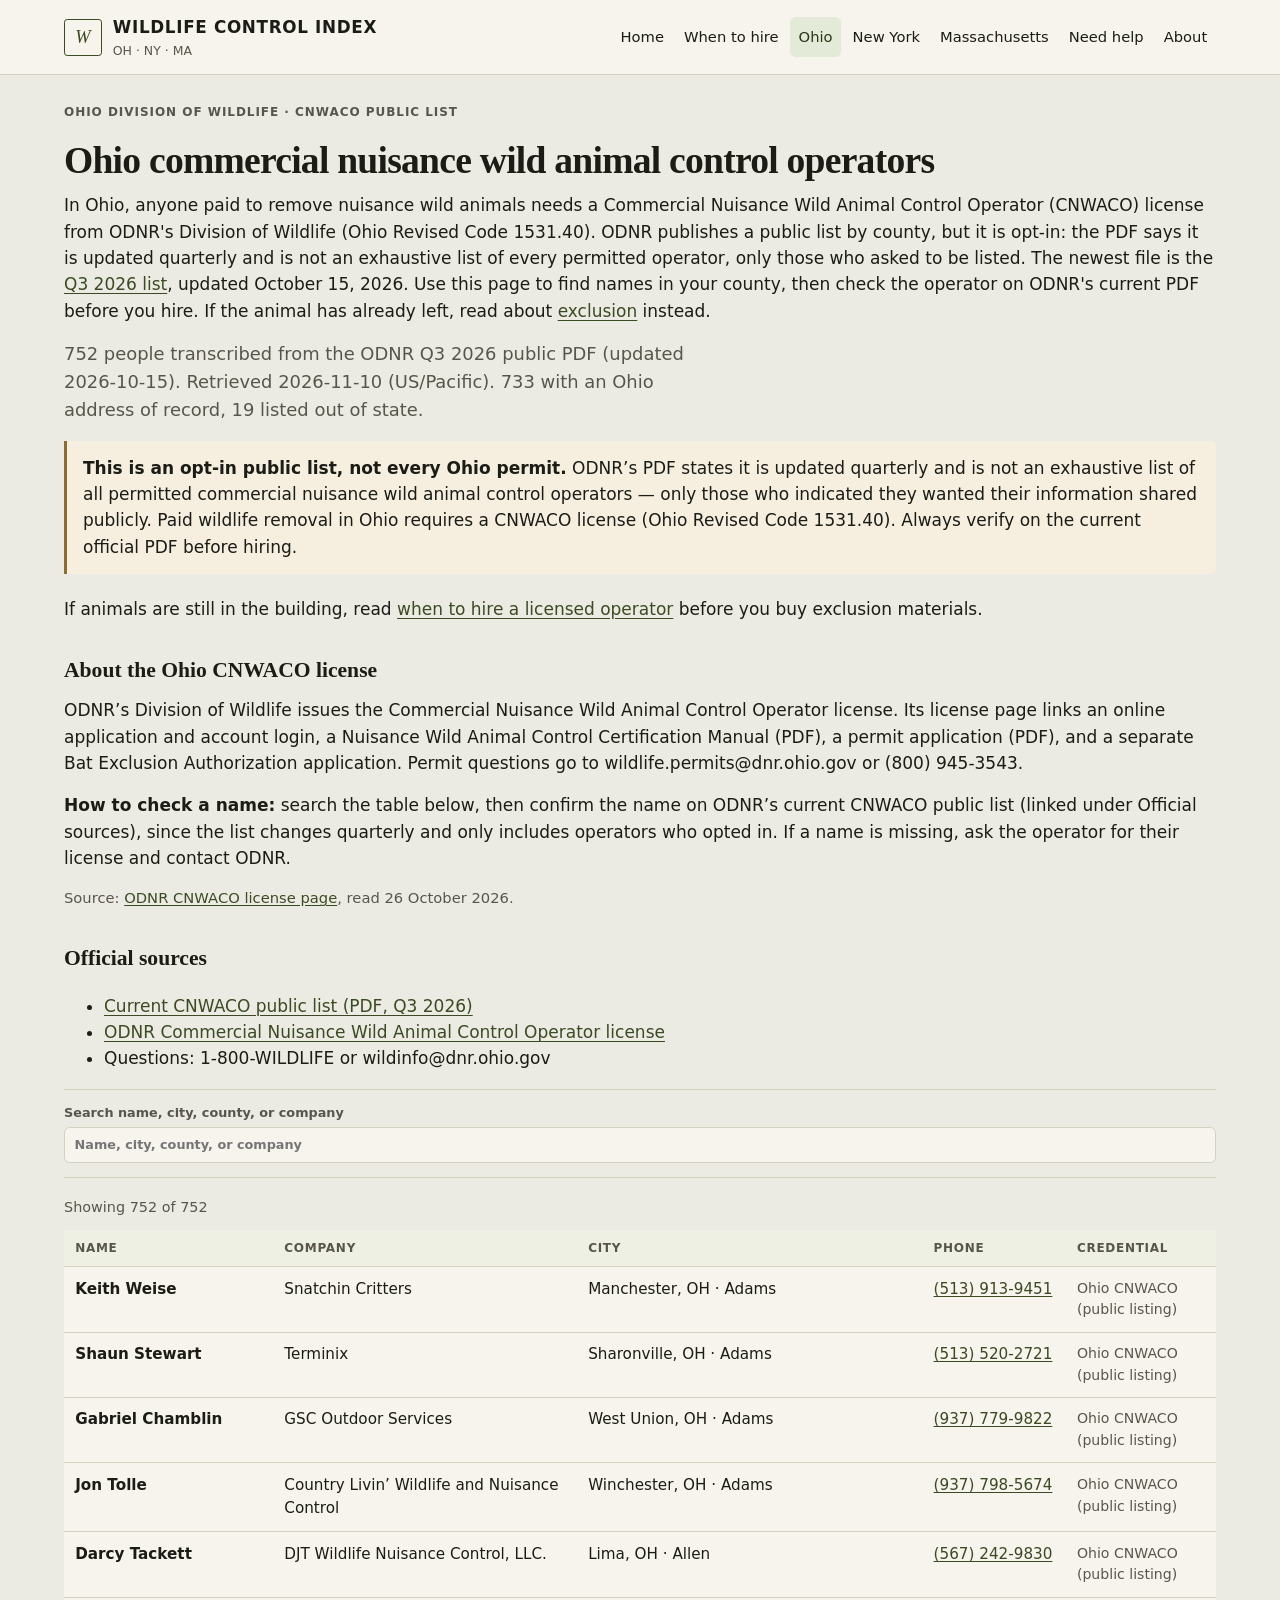
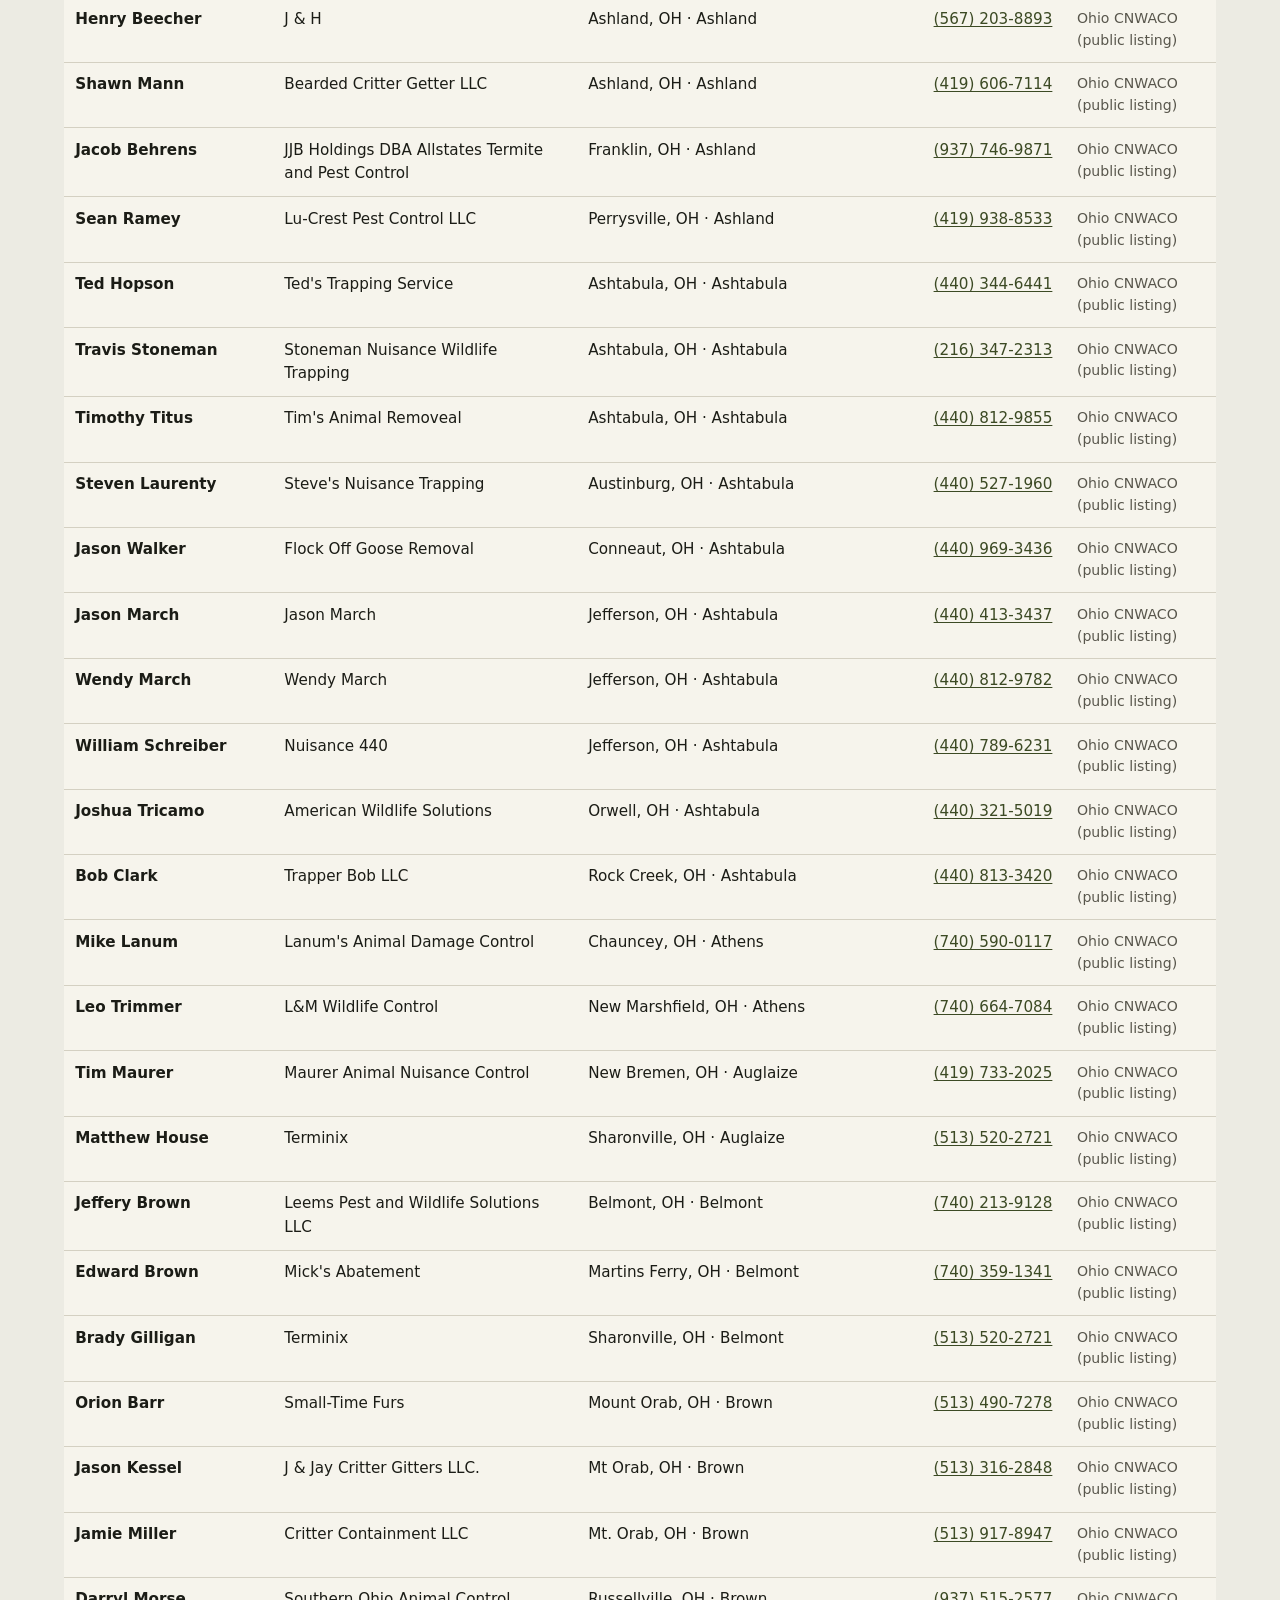
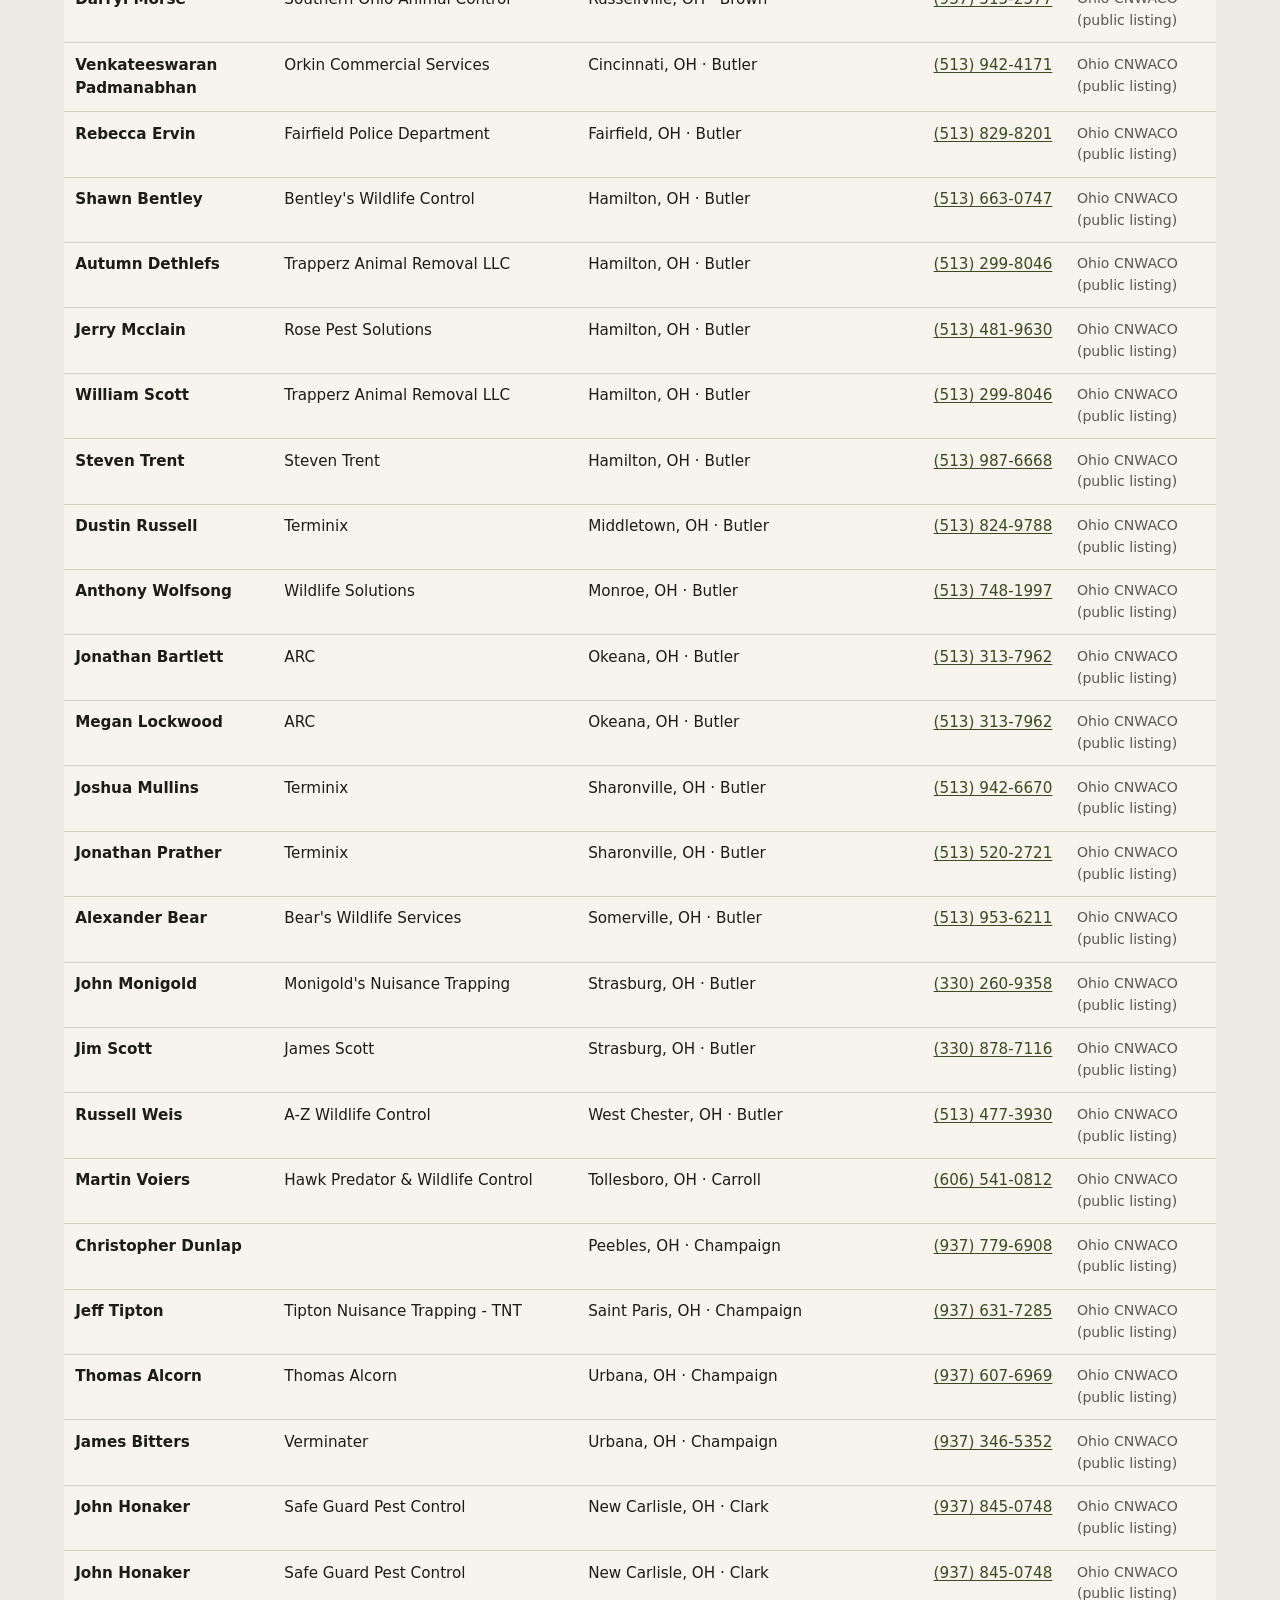
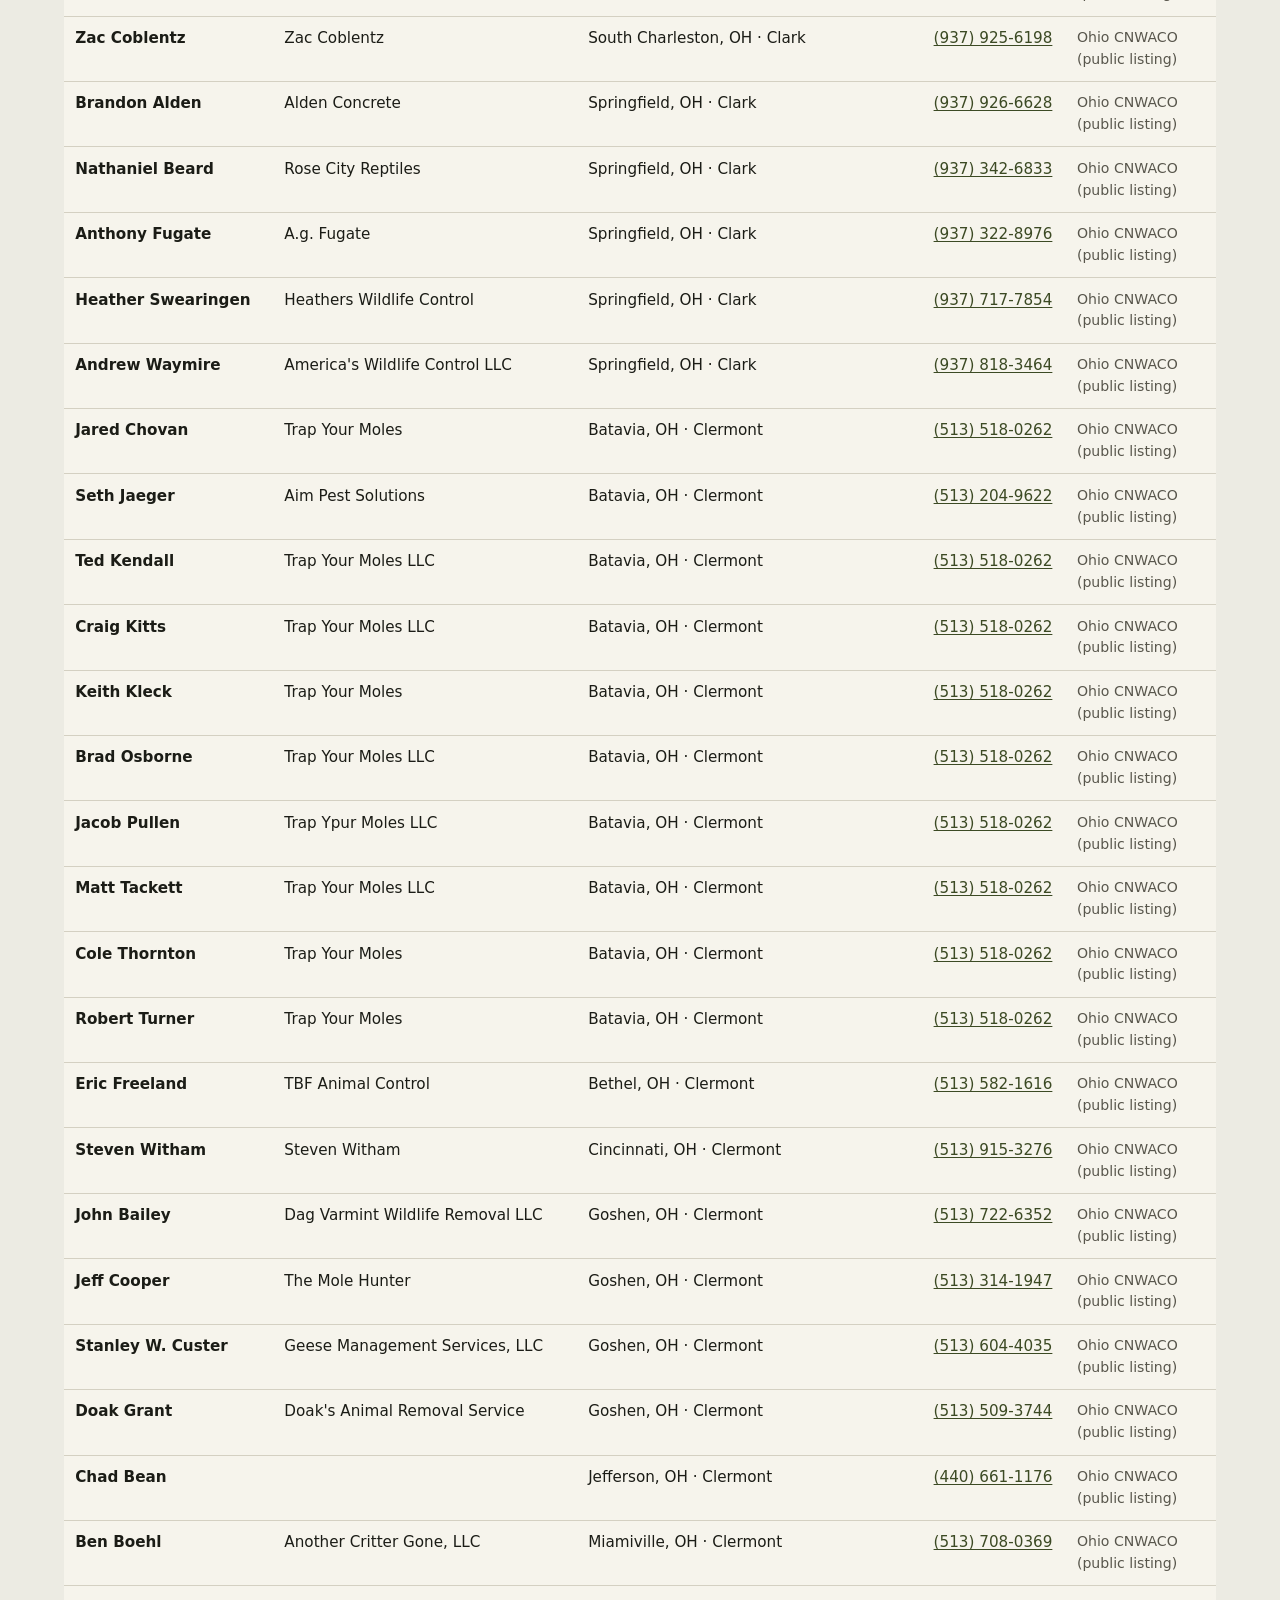
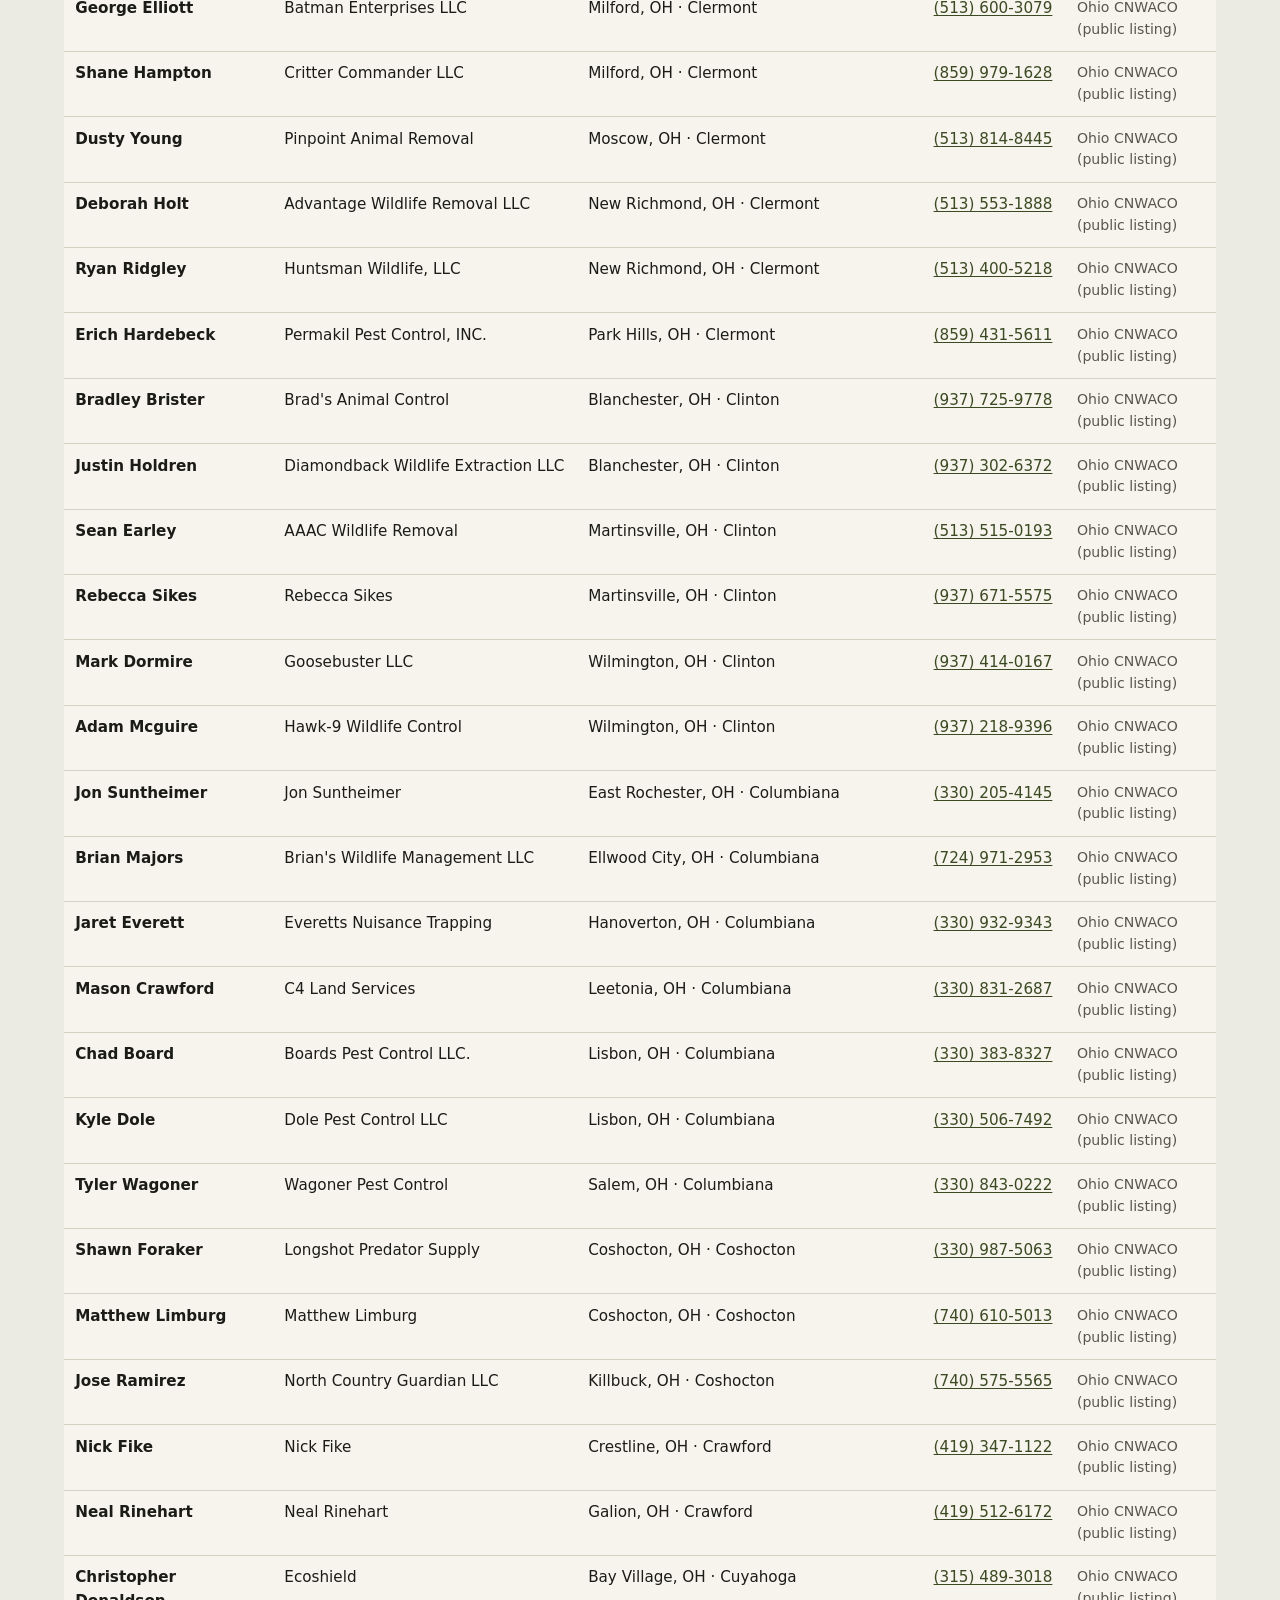
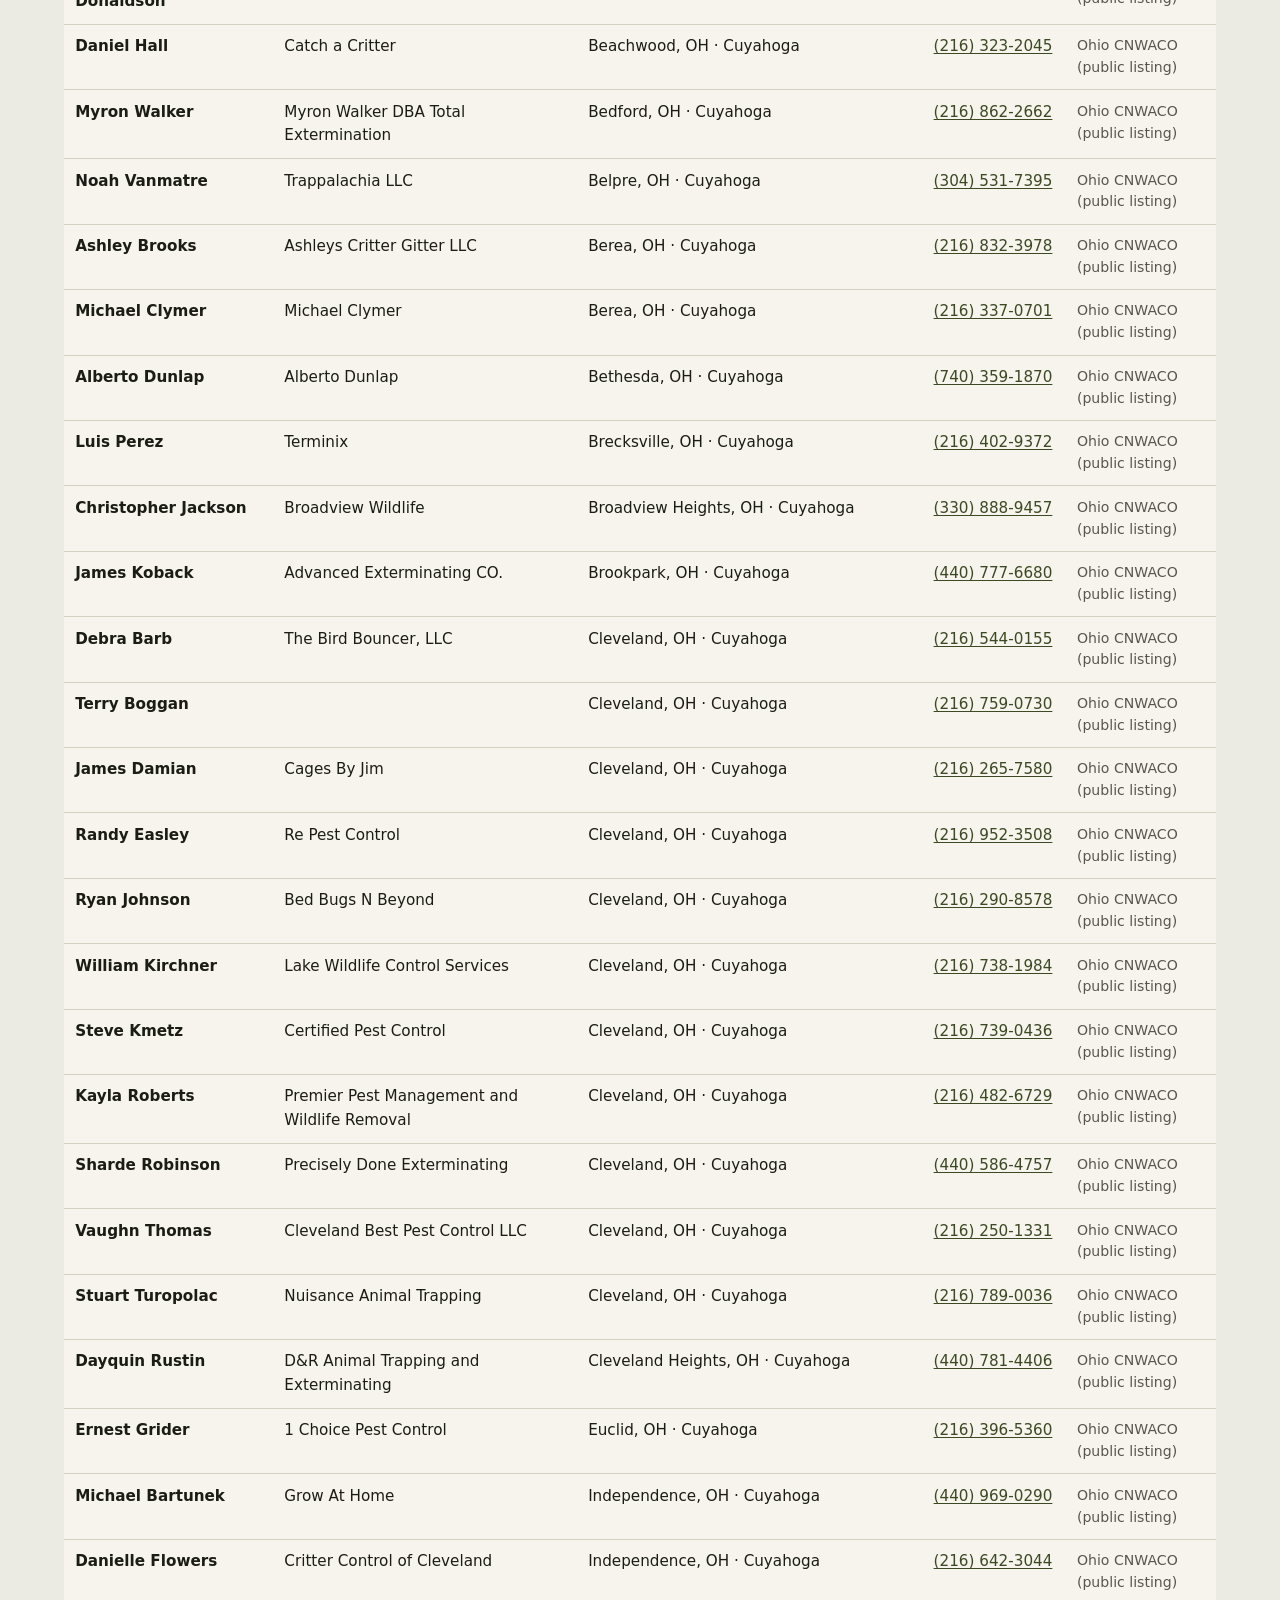
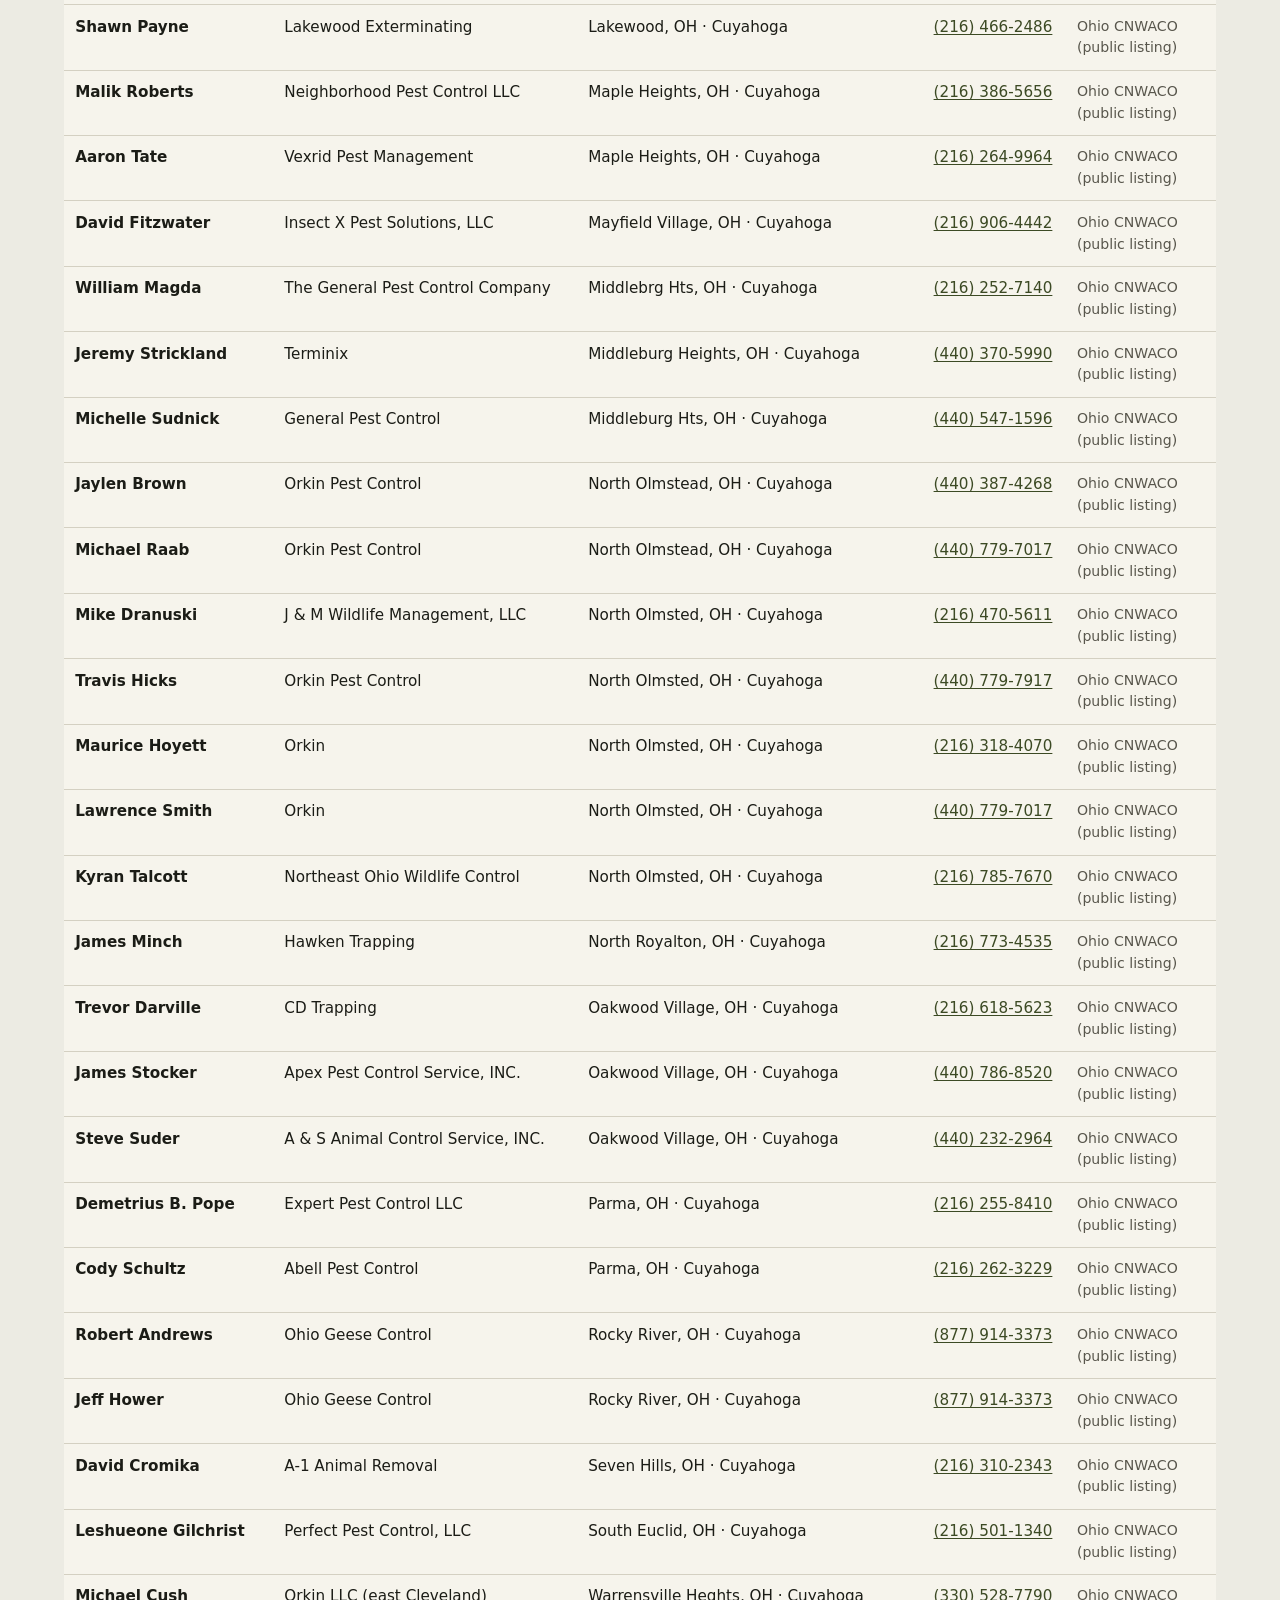
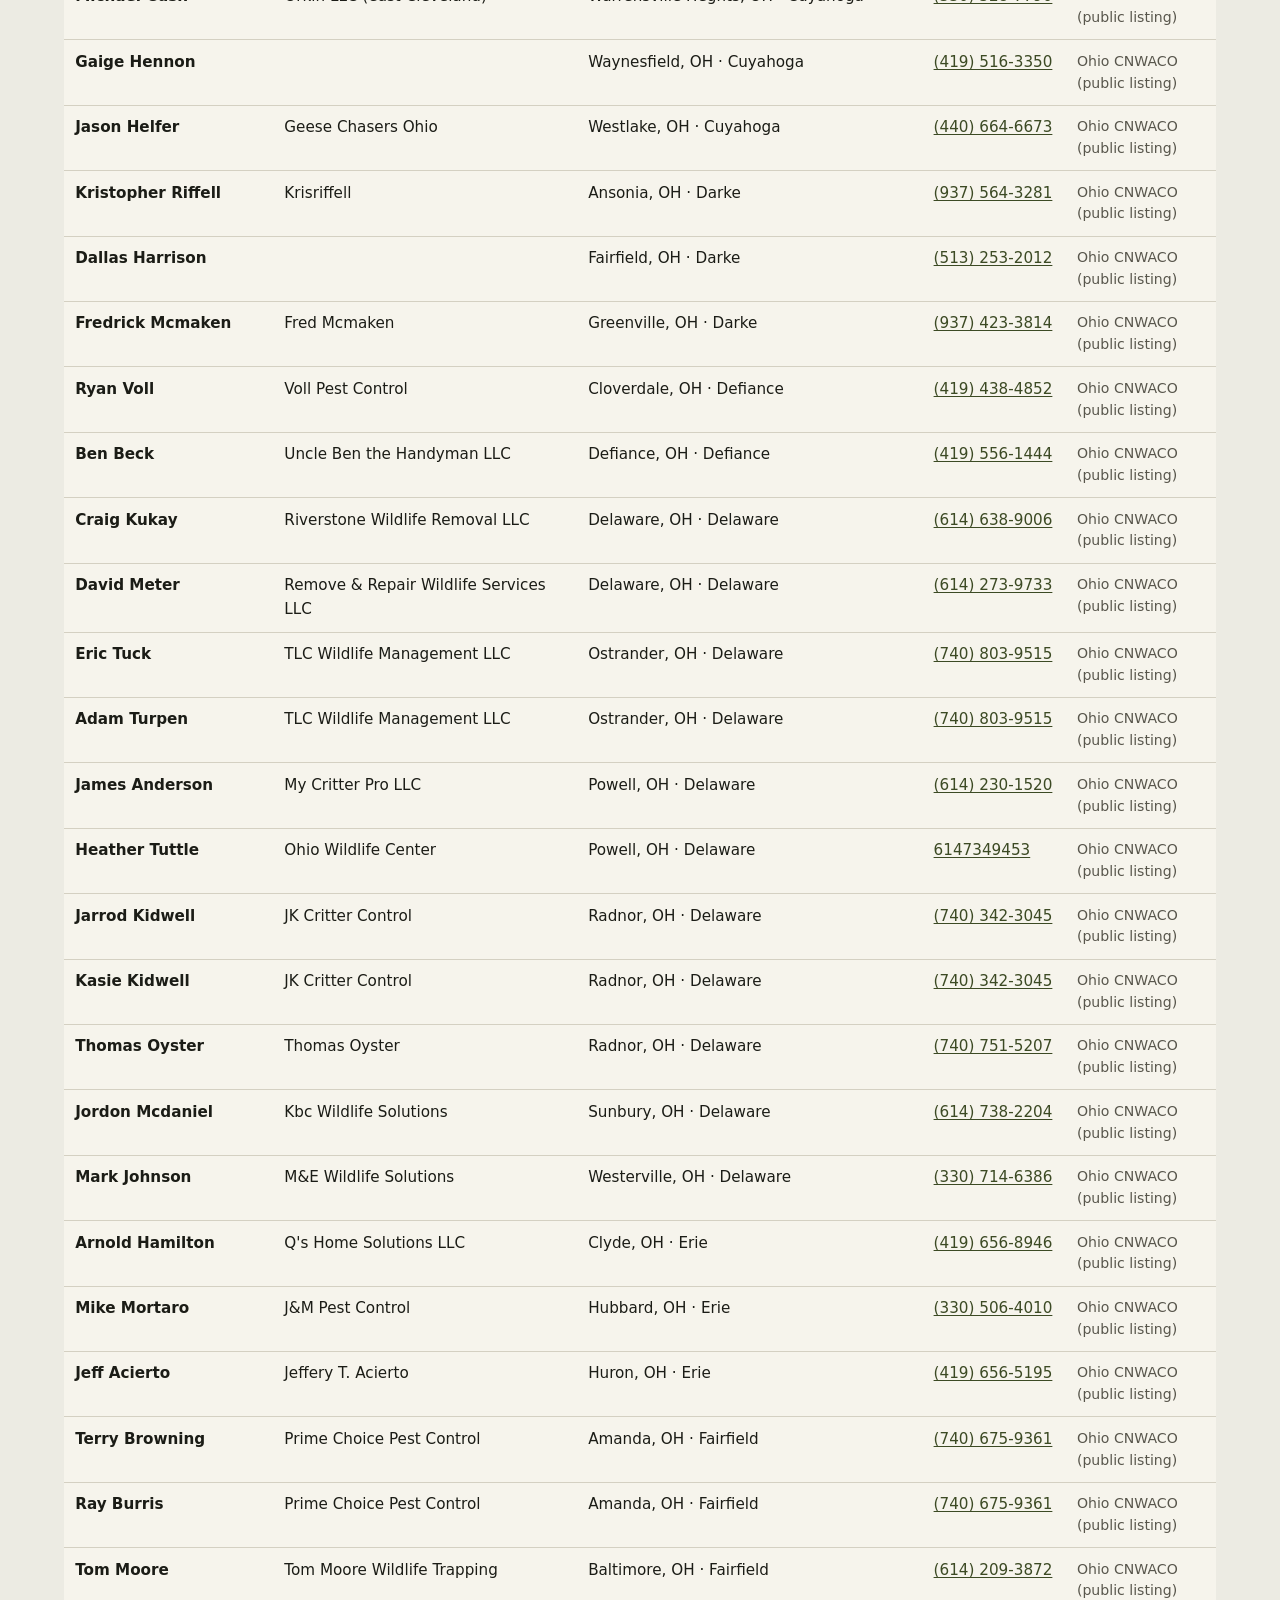
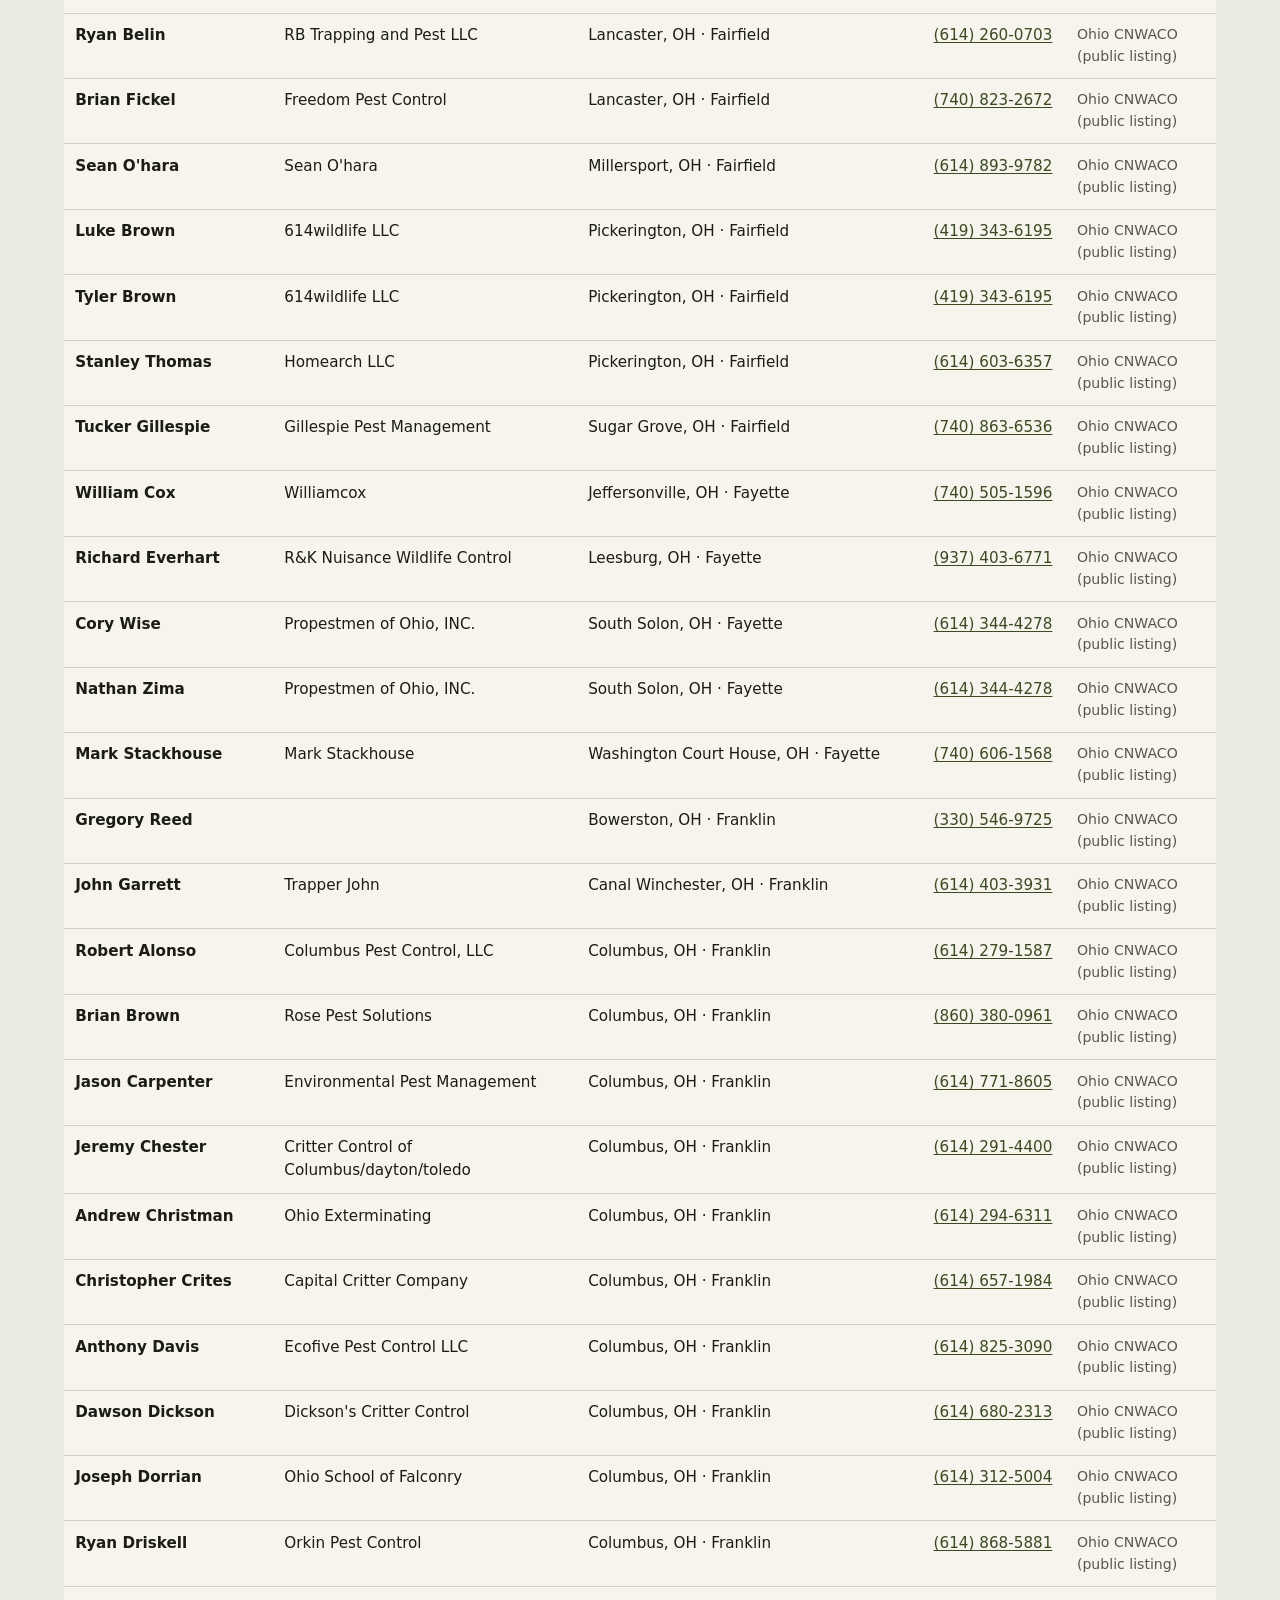
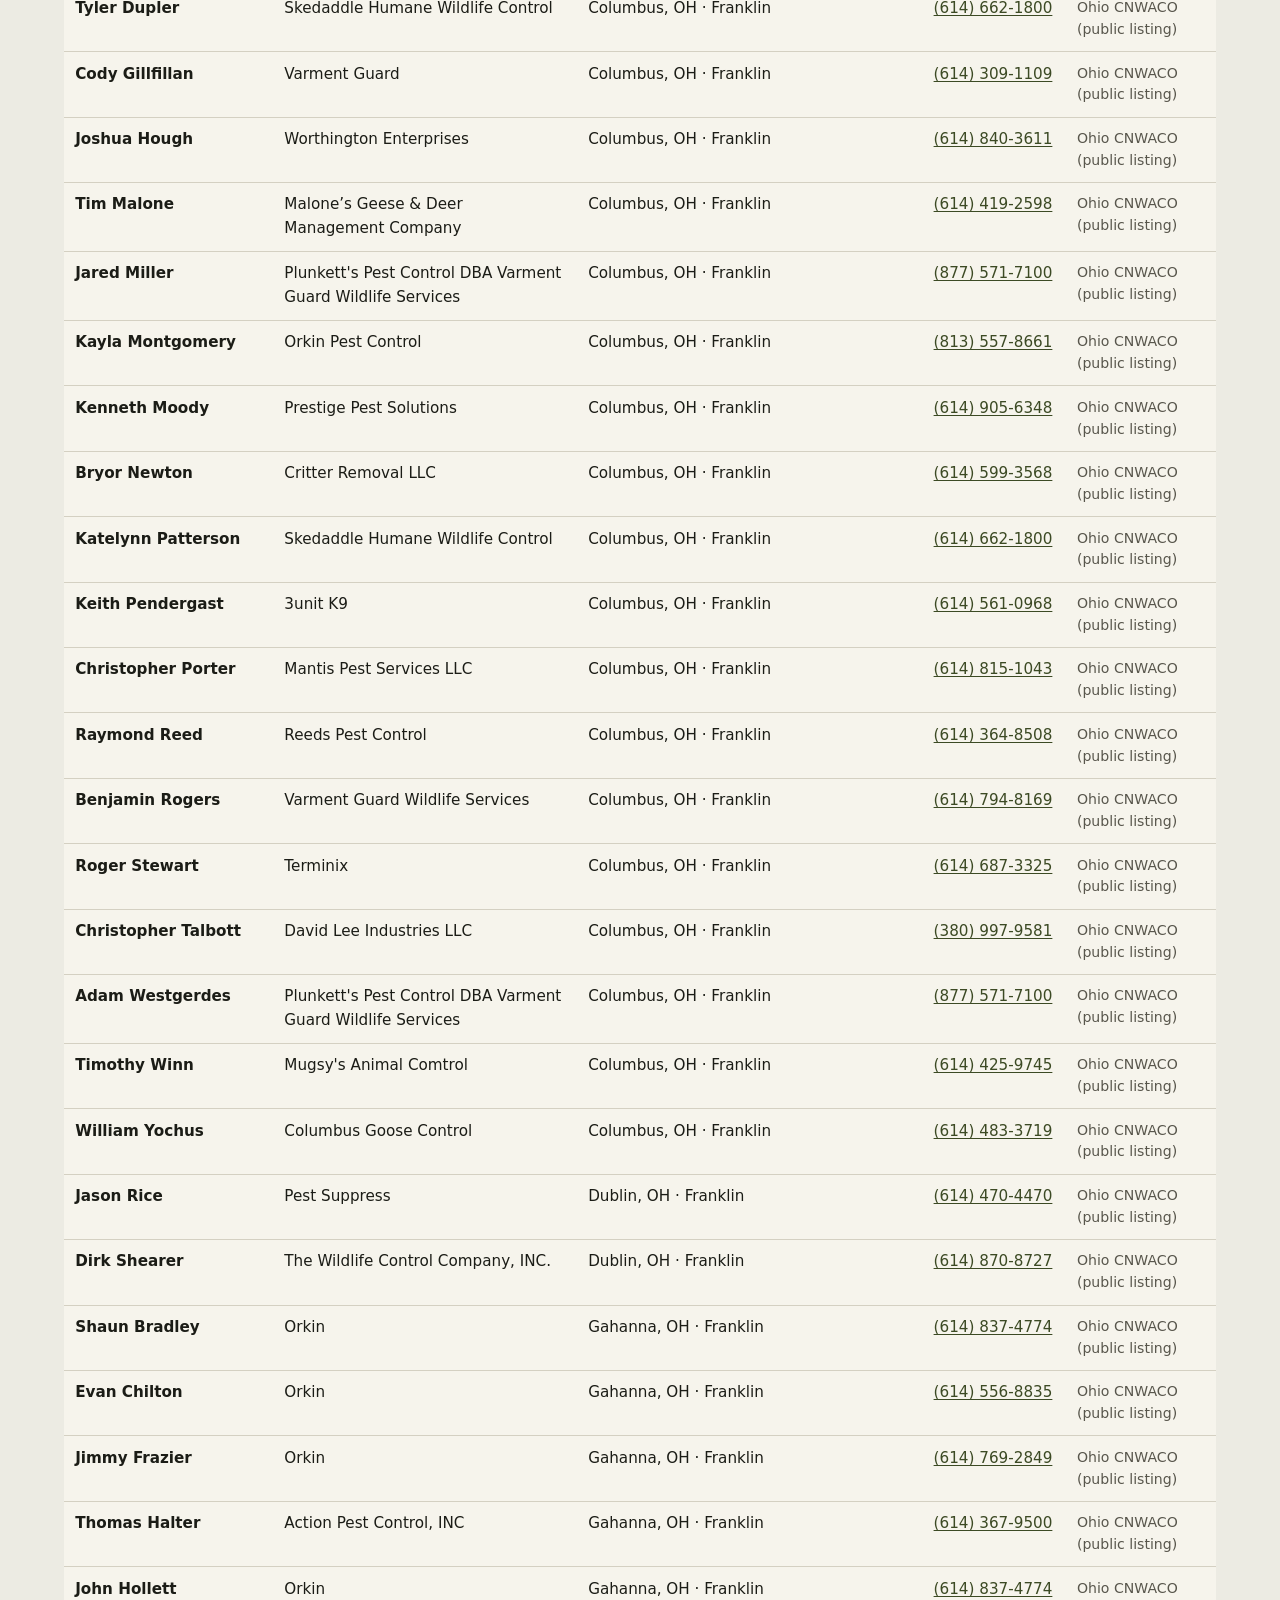
<file: oh.html>
<!DOCTYPE html>
<html lang="en">
<head>
  <meta charset="utf-8">
  <meta name="viewport" content="width=device-width, initial-scale=1">
  <title>Ohio Nuisance Wildlife Operators (ODNR CNWACO List)</title>
  <meta name="description" content="752 Ohio CNWACO public listings from ODNR's Q3 2026 opt-in list, updated October 15, 2026. Paid removal needs a license (ORC 1531.40). Verify first.">
  <link rel="canonical" href="https://shortelldesigns.github.io/wildlife-control-index/oh.html">
  <link rel="stylesheet" href="css/style.css">
</head>
<body>
  <a class="skip" href="#main">Skip to content</a>
  <header class="site-header">
    <div class="header-inner">
      <a class="brand" href="index.html">
        <span class="brand-mark" aria-hidden="true">W</span>
        <span class="brand-text">
          <span class="brand-name">Wildlife Control Index</span>
          <span class="brand-sub">OH · NY · MA</span>
        </span>
      </a>
      <nav aria-label="Primary">
        <a href="index.html">Home</a>
        <a href="how-to.html">When to hire</a>
        <a href="oh.html" aria-current="page">Ohio</a>
        <a href="ny.html">New York</a>
        <a href="ma.html">Massachusetts</a>
        <a href="need-help.html">Need help</a>
        <a href="about.html">About</a>
      </nav>
    </div>
  </header>
  <main id="main">
    <div class="wrap">
      
    <p class="kicker">Ohio Division of Wildlife · CNWACO public list</p>
    <h1>Ohio commercial nuisance wild animal control operators</h1>
    <p class="intro">In Ohio, anyone paid to remove nuisance wild animals needs a Commercial Nuisance Wild Animal Control Operator (CNWACO) license from ODNR's Division of Wildlife (Ohio Revised Code 1531.40). ODNR publishes a public list by county, but it is opt-in: the PDF says it is updated quarterly and is not an exhaustive list of every permitted operator, only those who asked to be listed. The newest file is the <a href="https://dam.assets.ohio.gov/image/upload/ohiodnr.gov/documents/wildlife/permits/dow-list-cnwaco-current-license-holders.pdf">Q3 2026 list</a>, updated October 15, 2026. Use this page to find names in your county, then check the operator on ODNR's current PDF before you hire. If the animal has already left, read about <a href="how-to.html">exclusion</a> instead.</p>
    <p class="lede">752 people transcribed from the ODNR Q3 2026 public PDF
    (updated 2026-10-15). Retrieved 2026-11-10 (US/Pacific). 733 with an Ohio address of
    record, 19 listed out of state.</p>
    <div class="note">
      <p><strong>This is an opt-in public list, not every Ohio permit.</strong>
      ODNR’s PDF states it is updated quarterly and is not an exhaustive list of
      all permitted commercial nuisance wild animal control operators — only those
      who indicated they wanted their information shared publicly. Paid wildlife
      removal in Ohio requires a CNWACO license (Ohio Revised Code 1531.40).
      Always verify on the current official PDF before hiring.</p>
    </div>
    <p>If animals are still in the building, read <a href="how-to.html">when to hire a licensed operator</a>
    before you buy exclusion materials.</p>
    <section class="callout" data-hc="2026-10-26">
      <h2>About the Ohio CNWACO license</h2>
      <p>ODNR’s Division of Wildlife issues the Commercial Nuisance Wild Animal Control Operator license. Its license page links an online application and account login, a Nuisance Wild Animal Control Certification Manual (PDF), a permit application (PDF), and a separate Bat Exclusion Authorization application. Permit questions go to wildlife.permits@dnr.ohio.gov or (800) 945-3543.</p>
      <p><strong>How to check a name:</strong> search the table below, then confirm the name on ODNR’s current CNWACO public list (linked under Official sources), since the list changes quarterly and only includes operators who opted in. If a name is missing, ask the operator for their license and contact ODNR.</p>
      <p class="meta">Source: <a href="https://ohiodnr.gov/buy-and-apply/regulatory-permits/commercial-wildlife-permits/nuisance-wild-animal-control-operator">ODNR CNWACO license page</a>, read 26 October 2026.</p>
    </section>
    <h2>Official sources</h2>
    <ul>
      <li><a href="https://dam.assets.ohio.gov/image/upload/ohiodnr.gov/documents/wildlife/permits/dow-list-cnwaco-current-license-holders.pdf">Current CNWACO public list (PDF, Q3 2026)</a></li>
      <li><a href="https://ohiodnr.gov/buy-and-apply/regulatory-permits/commercial-wildlife-permits/nuisance-wild-animal-control-operator">ODNR Commercial Nuisance Wild Animal Control Operator license</a></li>
      <li>Questions: 1-800-WILDLIFE or wildinfo@dnr.ohio.gov</li>
    </ul>

      <div class="filters" role="search">
        <label class="field">Search name, city, county, or company
          <input type="search" id="q" placeholder="Name, city, county, or company" autocomplete="off">
        </label>
      </div>
      <p class="shown" id="shown" aria-live="polite">Showing 752 of 752</p>
      <div class="table-scroll">
        <table class="dir">
          <thead>
            <tr>
              <th>Name</th>
              <th>Company</th>
              <th>City</th>
              <th>Phone</th>
              <th>Credential</th>
            </tr>
          </thead>
          <tbody>
<tr class="pro" data-hay="keith weise snatchin critters manchester adams oh (513) 913-9451 ohio cnwaco (public listing)" data-kind="general"><td class="name name-cell" data-label="Name">Keith Weise</td><td data-label="Company">Snatchin Critters</td><td class="city" data-label="City">Manchester, OH · Adams</td><td data-label="Phone"><a href="tel:+15139139451">(513) 913-9451</a></td><td class="cred" data-label="Credential">Ohio CNWACO (public listing)</td></tr>
<tr class="pro" data-hay="shaun stewart terminix sharonville adams oh (513) 520-2721 ohio cnwaco (public listing)" data-kind="general"><td class="name name-cell" data-label="Name">Shaun Stewart</td><td data-label="Company">Terminix</td><td class="city" data-label="City">Sharonville, OH · Adams</td><td data-label="Phone"><a href="tel:+15135202721">(513) 520-2721</a></td><td class="cred" data-label="Credential">Ohio CNWACO (public listing)</td></tr>
<tr class="pro" data-hay="gabriel chamblin gsc outdoor services west union adams oh (937) 779-9822 ohio cnwaco (public listing)" data-kind="general"><td class="name name-cell" data-label="Name">Gabriel Chamblin</td><td data-label="Company">GSC Outdoor Services</td><td class="city" data-label="City">West Union, OH · Adams</td><td data-label="Phone"><a href="tel:+19377799822">(937) 779-9822</a></td><td class="cred" data-label="Credential">Ohio CNWACO (public listing)</td></tr>
<tr class="pro" data-hay="jon tolle country livin’ wildlife and nuisance control winchester adams oh (937) 798-5674 ohio cnwaco (public listing)" data-kind="general"><td class="name name-cell" data-label="Name">Jon Tolle</td><td data-label="Company">Country Livin’ Wildlife and Nuisance Control</td><td class="city" data-label="City">Winchester, OH · Adams</td><td data-label="Phone"><a href="tel:+19377985674">(937) 798-5674</a></td><td class="cred" data-label="Credential">Ohio CNWACO (public listing)</td></tr>
<tr class="pro" data-hay="darcy tackett djt wildlife nuisance control, llc. lima allen oh (567) 242-9830 ohio cnwaco (public listing)" data-kind="general"><td class="name name-cell" data-label="Name">Darcy Tackett</td><td data-label="Company">DJT Wildlife Nuisance Control, LLC.</td><td class="city" data-label="City">Lima, OH · Allen</td><td data-label="Phone"><a href="tel:+15672429830">(567) 242-9830</a></td><td class="cred" data-label="Credential">Ohio CNWACO (public listing)</td></tr>
<tr class="pro" data-hay="henry beecher j &amp; h ashland ashland oh (567) 203-8893 ohio cnwaco (public listing)" data-kind="general"><td class="name name-cell" data-label="Name">Henry Beecher</td><td data-label="Company">J &amp; H</td><td class="city" data-label="City">Ashland, OH · Ashland</td><td data-label="Phone"><a href="tel:+15672038893">(567) 203-8893</a></td><td class="cred" data-label="Credential">Ohio CNWACO (public listing)</td></tr>
<tr class="pro" data-hay="shawn mann bearded critter getter llc ashland ashland oh (419) 606-7114 ohio cnwaco (public listing)" data-kind="general"><td class="name name-cell" data-label="Name">Shawn Mann</td><td data-label="Company">Bearded Critter Getter LLC</td><td class="city" data-label="City">Ashland, OH · Ashland</td><td data-label="Phone"><a href="tel:+14196067114">(419) 606-7114</a></td><td class="cred" data-label="Credential">Ohio CNWACO (public listing)</td></tr>
<tr class="pro" data-hay="jacob behrens jjb holdings dba allstates termite and pest control franklin ashland oh (937) 746-9871 ohio cnwaco (public listing)" data-kind="general"><td class="name name-cell" data-label="Name">Jacob Behrens</td><td data-label="Company">JJB Holdings DBA Allstates Termite and Pest Control</td><td class="city" data-label="City">Franklin, OH · Ashland</td><td data-label="Phone"><a href="tel:+19377469871">(937) 746-9871</a></td><td class="cred" data-label="Credential">Ohio CNWACO (public listing)</td></tr>
<tr class="pro" data-hay="sean ramey lu-crest pest control llc perrysville ashland oh (419) 938-8533 ohio cnwaco (public listing)" data-kind="general"><td class="name name-cell" data-label="Name">Sean Ramey</td><td data-label="Company">Lu-Crest Pest Control LLC</td><td class="city" data-label="City">Perrysville, OH · Ashland</td><td data-label="Phone"><a href="tel:+14199388533">(419) 938-8533</a></td><td class="cred" data-label="Credential">Ohio CNWACO (public listing)</td></tr>
<tr class="pro" data-hay="ted hopson ted&#x27;s trapping service ashtabula ashtabula oh (440) 344-6441 ohio cnwaco (public listing)" data-kind="general"><td class="name name-cell" data-label="Name">Ted Hopson</td><td data-label="Company">Ted&#x27;s Trapping Service</td><td class="city" data-label="City">Ashtabula, OH · Ashtabula</td><td data-label="Phone"><a href="tel:+14403446441">(440) 344-6441</a></td><td class="cred" data-label="Credential">Ohio CNWACO (public listing)</td></tr>
<tr class="pro" data-hay="travis stoneman stoneman nuisance wildlife trapping ashtabula ashtabula oh (216) 347-2313 ohio cnwaco (public listing)" data-kind="general"><td class="name name-cell" data-label="Name">Travis Stoneman</td><td data-label="Company">Stoneman Nuisance Wildlife Trapping</td><td class="city" data-label="City">Ashtabula, OH · Ashtabula</td><td data-label="Phone"><a href="tel:+12163472313">(216) 347-2313</a></td><td class="cred" data-label="Credential">Ohio CNWACO (public listing)</td></tr>
<tr class="pro" data-hay="timothy titus tim&#x27;s animal removeal ashtabula ashtabula oh (440) 812-9855 ohio cnwaco (public listing)" data-kind="general"><td class="name name-cell" data-label="Name">Timothy Titus</td><td data-label="Company">Tim&#x27;s Animal Removeal</td><td class="city" data-label="City">Ashtabula, OH · Ashtabula</td><td data-label="Phone"><a href="tel:+14408129855">(440) 812-9855</a></td><td class="cred" data-label="Credential">Ohio CNWACO (public listing)</td></tr>
<tr class="pro" data-hay="steven laurenty steve&#x27;s nuisance trapping austinburg ashtabula oh (440) 527-1960 ohio cnwaco (public listing)" data-kind="general"><td class="name name-cell" data-label="Name">Steven Laurenty</td><td data-label="Company">Steve&#x27;s Nuisance Trapping</td><td class="city" data-label="City">Austinburg, OH · Ashtabula</td><td data-label="Phone"><a href="tel:+14405271960">(440) 527-1960</a></td><td class="cred" data-label="Credential">Ohio CNWACO (public listing)</td></tr>
<tr class="pro" data-hay="jason walker flock off goose removal conneaut ashtabula oh (440) 969-3436 ohio cnwaco (public listing)" data-kind="general"><td class="name name-cell" data-label="Name">Jason Walker</td><td data-label="Company">Flock Off Goose Removal</td><td class="city" data-label="City">Conneaut, OH · Ashtabula</td><td data-label="Phone"><a href="tel:+14409693436">(440) 969-3436</a></td><td class="cred" data-label="Credential">Ohio CNWACO (public listing)</td></tr>
<tr class="pro" data-hay="jason march jason march jefferson ashtabula oh (440) 413-3437 ohio cnwaco (public listing)" data-kind="general"><td class="name name-cell" data-label="Name">Jason March</td><td data-label="Company">Jason March</td><td class="city" data-label="City">Jefferson, OH · Ashtabula</td><td data-label="Phone"><a href="tel:+14404133437">(440) 413-3437</a></td><td class="cred" data-label="Credential">Ohio CNWACO (public listing)</td></tr>
<tr class="pro" data-hay="wendy march wendy march jefferson ashtabula oh (440) 812-9782 ohio cnwaco (public listing)" data-kind="general"><td class="name name-cell" data-label="Name">Wendy March</td><td data-label="Company">Wendy March</td><td class="city" data-label="City">Jefferson, OH · Ashtabula</td><td data-label="Phone"><a href="tel:+14408129782">(440) 812-9782</a></td><td class="cred" data-label="Credential">Ohio CNWACO (public listing)</td></tr>
<tr class="pro" data-hay="william schreiber nuisance 440 jefferson ashtabula oh (440) 789-6231 ohio cnwaco (public listing)" data-kind="general"><td class="name name-cell" data-label="Name">William Schreiber</td><td data-label="Company">Nuisance 440</td><td class="city" data-label="City">Jefferson, OH · Ashtabula</td><td data-label="Phone"><a href="tel:+14407896231">(440) 789-6231</a></td><td class="cred" data-label="Credential">Ohio CNWACO (public listing)</td></tr>
<tr class="pro" data-hay="joshua tricamo american wildlife solutions orwell ashtabula oh (440) 321-5019 ohio cnwaco (public listing)" data-kind="general"><td class="name name-cell" data-label="Name">Joshua Tricamo</td><td data-label="Company">American Wildlife Solutions</td><td class="city" data-label="City">Orwell, OH · Ashtabula</td><td data-label="Phone"><a href="tel:+14403215019">(440) 321-5019</a></td><td class="cred" data-label="Credential">Ohio CNWACO (public listing)</td></tr>
<tr class="pro" data-hay="bob clark trapper bob llc rock creek ashtabula oh (440) 813-3420 ohio cnwaco (public listing)" data-kind="general"><td class="name name-cell" data-label="Name">Bob Clark</td><td data-label="Company">Trapper Bob LLC</td><td class="city" data-label="City">Rock Creek, OH · Ashtabula</td><td data-label="Phone"><a href="tel:+14408133420">(440) 813-3420</a></td><td class="cred" data-label="Credential">Ohio CNWACO (public listing)</td></tr>
<tr class="pro" data-hay="mike lanum lanum&#x27;s animal damage control chauncey athens oh (740) 590-0117 ohio cnwaco (public listing)" data-kind="general"><td class="name name-cell" data-label="Name">Mike Lanum</td><td data-label="Company">Lanum&#x27;s Animal Damage Control</td><td class="city" data-label="City">Chauncey, OH · Athens</td><td data-label="Phone"><a href="tel:+17405900117">(740) 590-0117</a></td><td class="cred" data-label="Credential">Ohio CNWACO (public listing)</td></tr>
<tr class="pro" data-hay="leo trimmer l&amp;m wildlife control new marshfield athens oh (740) 664-7084 ohio cnwaco (public listing)" data-kind="general"><td class="name name-cell" data-label="Name">Leo Trimmer</td><td data-label="Company">L&amp;M Wildlife Control</td><td class="city" data-label="City">New Marshfield, OH · Athens</td><td data-label="Phone"><a href="tel:+17406647084">(740) 664-7084</a></td><td class="cred" data-label="Credential">Ohio CNWACO (public listing)</td></tr>
<tr class="pro" data-hay="tim maurer maurer animal nuisance control new bremen auglaize oh (419) 733-2025 ohio cnwaco (public listing)" data-kind="general"><td class="name name-cell" data-label="Name">Tim Maurer</td><td data-label="Company">Maurer Animal Nuisance Control</td><td class="city" data-label="City">New Bremen, OH · Auglaize</td><td data-label="Phone"><a href="tel:+14197332025">(419) 733-2025</a></td><td class="cred" data-label="Credential">Ohio CNWACO (public listing)</td></tr>
<tr class="pro" data-hay="matthew house terminix sharonville auglaize oh (513) 520-2721 ohio cnwaco (public listing)" data-kind="general"><td class="name name-cell" data-label="Name">Matthew House</td><td data-label="Company">Terminix</td><td class="city" data-label="City">Sharonville, OH · Auglaize</td><td data-label="Phone"><a href="tel:+15135202721">(513) 520-2721</a></td><td class="cred" data-label="Credential">Ohio CNWACO (public listing)</td></tr>
<tr class="pro" data-hay="jeffery brown leems pest and wildlife solutions llc belmont belmont oh (740) 213-9128 ohio cnwaco (public listing)" data-kind="general"><td class="name name-cell" data-label="Name">Jeffery Brown</td><td data-label="Company">Leems Pest and Wildlife Solutions LLC</td><td class="city" data-label="City">Belmont, OH · Belmont</td><td data-label="Phone"><a href="tel:+17402139128">(740) 213-9128</a></td><td class="cred" data-label="Credential">Ohio CNWACO (public listing)</td></tr>
<tr class="pro" data-hay="edward brown mick&#x27;s abatement martins ferry belmont oh (740) 359-1341 ohio cnwaco (public listing)" data-kind="general"><td class="name name-cell" data-label="Name">Edward Brown</td><td data-label="Company">Mick&#x27;s Abatement</td><td class="city" data-label="City">Martins Ferry, OH · Belmont</td><td data-label="Phone"><a href="tel:+17403591341">(740) 359-1341</a></td><td class="cred" data-label="Credential">Ohio CNWACO (public listing)</td></tr>
<tr class="pro" data-hay="brady gilligan terminix sharonville belmont oh (513) 520-2721 ohio cnwaco (public listing)" data-kind="general"><td class="name name-cell" data-label="Name">Brady Gilligan</td><td data-label="Company">Terminix</td><td class="city" data-label="City">Sharonville, OH · Belmont</td><td data-label="Phone"><a href="tel:+15135202721">(513) 520-2721</a></td><td class="cred" data-label="Credential">Ohio CNWACO (public listing)</td></tr>
<tr class="pro" data-hay="orion barr small-time furs mount orab brown oh (513) 490-7278 ohio cnwaco (public listing)" data-kind="general"><td class="name name-cell" data-label="Name">Orion Barr</td><td data-label="Company">Small-Time Furs</td><td class="city" data-label="City">Mount Orab, OH · Brown</td><td data-label="Phone"><a href="tel:+15134907278">(513) 490-7278</a></td><td class="cred" data-label="Credential">Ohio CNWACO (public listing)</td></tr>
<tr class="pro" data-hay="jason kessel j &amp; jay critter gitters llc. mt orab brown oh (513) 316-2848 ohio cnwaco (public listing)" data-kind="general"><td class="name name-cell" data-label="Name">Jason Kessel</td><td data-label="Company">J &amp; Jay Critter Gitters LLC.</td><td class="city" data-label="City">Mt Orab, OH · Brown</td><td data-label="Phone"><a href="tel:+15133162848">(513) 316-2848</a></td><td class="cred" data-label="Credential">Ohio CNWACO (public listing)</td></tr>
<tr class="pro" data-hay="jamie miller critter containment llc mt. orab brown oh (513) 917-8947 ohio cnwaco (public listing)" data-kind="general"><td class="name name-cell" data-label="Name">Jamie Miller</td><td data-label="Company">Critter Containment LLC</td><td class="city" data-label="City">Mt. Orab, OH · Brown</td><td data-label="Phone"><a href="tel:+15139178947">(513) 917-8947</a></td><td class="cred" data-label="Credential">Ohio CNWACO (public listing)</td></tr>
<tr class="pro" data-hay="darryl morse southern ohio animal control russellville brown oh (937) 515-2577 ohio cnwaco (public listing)" data-kind="general"><td class="name name-cell" data-label="Name">Darryl Morse</td><td data-label="Company">Southern Ohio Animal Control</td><td class="city" data-label="City">Russellville, OH · Brown</td><td data-label="Phone"><a href="tel:+19375152577">(937) 515-2577</a></td><td class="cred" data-label="Credential">Ohio CNWACO (public listing)</td></tr>
<tr class="pro" data-hay="venkateeswaran padmanabhan orkin commercial services cincinnati butler oh (513) 942-4171 ohio cnwaco (public listing)" data-kind="general"><td class="name name-cell" data-label="Name">Venkateeswaran Padmanabhan</td><td data-label="Company">Orkin Commercial Services</td><td class="city" data-label="City">Cincinnati, OH · Butler</td><td data-label="Phone"><a href="tel:+15139424171">(513) 942-4171</a></td><td class="cred" data-label="Credential">Ohio CNWACO (public listing)</td></tr>
<tr class="pro" data-hay="rebecca ervin fairfield police department fairfield butler oh (513) 829-8201 ohio cnwaco (public listing)" data-kind="general"><td class="name name-cell" data-label="Name">Rebecca Ervin</td><td data-label="Company">Fairfield Police Department</td><td class="city" data-label="City">Fairfield, OH · Butler</td><td data-label="Phone"><a href="tel:+15138298201">(513) 829-8201</a></td><td class="cred" data-label="Credential">Ohio CNWACO (public listing)</td></tr>
<tr class="pro" data-hay="shawn bentley bentley&#x27;s wildlife control hamilton butler oh (513) 663-0747 ohio cnwaco (public listing)" data-kind="general"><td class="name name-cell" data-label="Name">Shawn Bentley</td><td data-label="Company">Bentley&#x27;s Wildlife Control</td><td class="city" data-label="City">Hamilton, OH · Butler</td><td data-label="Phone"><a href="tel:+15136630747">(513) 663-0747</a></td><td class="cred" data-label="Credential">Ohio CNWACO (public listing)</td></tr>
<tr class="pro" data-hay="autumn dethlefs trapperz animal removal llc hamilton butler oh (513) 299-8046 ohio cnwaco (public listing)" data-kind="general"><td class="name name-cell" data-label="Name">Autumn Dethlefs</td><td data-label="Company">Trapperz Animal Removal LLC</td><td class="city" data-label="City">Hamilton, OH · Butler</td><td data-label="Phone"><a href="tel:+15132998046">(513) 299-8046</a></td><td class="cred" data-label="Credential">Ohio CNWACO (public listing)</td></tr>
<tr class="pro" data-hay="jerry mcclain rose pest solutions hamilton butler oh (513) 481-9630 ohio cnwaco (public listing)" data-kind="general"><td class="name name-cell" data-label="Name">Jerry Mcclain</td><td data-label="Company">Rose Pest Solutions</td><td class="city" data-label="City">Hamilton, OH · Butler</td><td data-label="Phone"><a href="tel:+15134819630">(513) 481-9630</a></td><td class="cred" data-label="Credential">Ohio CNWACO (public listing)</td></tr>
<tr class="pro" data-hay="william scott trapperz animal removal llc hamilton butler oh (513) 299-8046 ohio cnwaco (public listing)" data-kind="general"><td class="name name-cell" data-label="Name">William Scott</td><td data-label="Company">Trapperz Animal Removal LLC</td><td class="city" data-label="City">Hamilton, OH · Butler</td><td data-label="Phone"><a href="tel:+15132998046">(513) 299-8046</a></td><td class="cred" data-label="Credential">Ohio CNWACO (public listing)</td></tr>
<tr class="pro" data-hay="steven trent steven trent hamilton butler oh (513) 987-6668 ohio cnwaco (public listing)" data-kind="general"><td class="name name-cell" data-label="Name">Steven Trent</td><td data-label="Company">Steven Trent</td><td class="city" data-label="City">Hamilton, OH · Butler</td><td data-label="Phone"><a href="tel:+15139876668">(513) 987-6668</a></td><td class="cred" data-label="Credential">Ohio CNWACO (public listing)</td></tr>
<tr class="pro" data-hay="dustin russell terminix middletown butler oh (513) 824-9788 ohio cnwaco (public listing)" data-kind="general"><td class="name name-cell" data-label="Name">Dustin Russell</td><td data-label="Company">Terminix</td><td class="city" data-label="City">Middletown, OH · Butler</td><td data-label="Phone"><a href="tel:+15138249788">(513) 824-9788</a></td><td class="cred" data-label="Credential">Ohio CNWACO (public listing)</td></tr>
<tr class="pro" data-hay="anthony wolfsong wildlife solutions monroe butler oh (513) 748-1997 ohio cnwaco (public listing)" data-kind="general"><td class="name name-cell" data-label="Name">Anthony Wolfsong</td><td data-label="Company">Wildlife Solutions</td><td class="city" data-label="City">Monroe, OH · Butler</td><td data-label="Phone"><a href="tel:+15137481997">(513) 748-1997</a></td><td class="cred" data-label="Credential">Ohio CNWACO (public listing)</td></tr>
<tr class="pro" data-hay="jonathan bartlett arc okeana butler oh (513) 313-7962 ohio cnwaco (public listing)" data-kind="general"><td class="name name-cell" data-label="Name">Jonathan Bartlett</td><td data-label="Company">ARC</td><td class="city" data-label="City">Okeana, OH · Butler</td><td data-label="Phone"><a href="tel:+15133137962">(513) 313-7962</a></td><td class="cred" data-label="Credential">Ohio CNWACO (public listing)</td></tr>
<tr class="pro" data-hay="megan lockwood arc okeana butler oh (513) 313-7962 ohio cnwaco (public listing)" data-kind="general"><td class="name name-cell" data-label="Name">Megan Lockwood</td><td data-label="Company">ARC</td><td class="city" data-label="City">Okeana, OH · Butler</td><td data-label="Phone"><a href="tel:+15133137962">(513) 313-7962</a></td><td class="cred" data-label="Credential">Ohio CNWACO (public listing)</td></tr>
<tr class="pro" data-hay="joshua mullins terminix sharonville butler oh (513) 942-6670 ohio cnwaco (public listing)" data-kind="general"><td class="name name-cell" data-label="Name">Joshua Mullins</td><td data-label="Company">Terminix</td><td class="city" data-label="City">Sharonville, OH · Butler</td><td data-label="Phone"><a href="tel:+15139426670">(513) 942-6670</a></td><td class="cred" data-label="Credential">Ohio CNWACO (public listing)</td></tr>
<tr class="pro" data-hay="jonathan prather terminix sharonville butler oh (513) 520-2721 ohio cnwaco (public listing)" data-kind="general"><td class="name name-cell" data-label="Name">Jonathan Prather</td><td data-label="Company">Terminix</td><td class="city" data-label="City">Sharonville, OH · Butler</td><td data-label="Phone"><a href="tel:+15135202721">(513) 520-2721</a></td><td class="cred" data-label="Credential">Ohio CNWACO (public listing)</td></tr>
<tr class="pro" data-hay="alexander bear bear&#x27;s wildlife services somerville butler oh (513) 953-6211 ohio cnwaco (public listing)" data-kind="general"><td class="name name-cell" data-label="Name">Alexander Bear</td><td data-label="Company">Bear&#x27;s Wildlife Services</td><td class="city" data-label="City">Somerville, OH · Butler</td><td data-label="Phone"><a href="tel:+15139536211">(513) 953-6211</a></td><td class="cred" data-label="Credential">Ohio CNWACO (public listing)</td></tr>
<tr class="pro" data-hay="john monigold monigold&#x27;s nuisance trapping strasburg butler oh (330) 260-9358 ohio cnwaco (public listing)" data-kind="general"><td class="name name-cell" data-label="Name">John Monigold</td><td data-label="Company">Monigold&#x27;s Nuisance Trapping</td><td class="city" data-label="City">Strasburg, OH · Butler</td><td data-label="Phone"><a href="tel:+13302609358">(330) 260-9358</a></td><td class="cred" data-label="Credential">Ohio CNWACO (public listing)</td></tr>
<tr class="pro" data-hay="jim scott james scott strasburg butler oh (330) 878-7116 ohio cnwaco (public listing)" data-kind="general"><td class="name name-cell" data-label="Name">Jim Scott</td><td data-label="Company">James Scott</td><td class="city" data-label="City">Strasburg, OH · Butler</td><td data-label="Phone"><a href="tel:+13308787116">(330) 878-7116</a></td><td class="cred" data-label="Credential">Ohio CNWACO (public listing)</td></tr>
<tr class="pro" data-hay="russell weis a-z wildlife control west chester butler oh (513) 477-3930 ohio cnwaco (public listing)" data-kind="general"><td class="name name-cell" data-label="Name">Russell Weis</td><td data-label="Company">A-Z Wildlife Control</td><td class="city" data-label="City">West Chester, OH · Butler</td><td data-label="Phone"><a href="tel:+15134773930">(513) 477-3930</a></td><td class="cred" data-label="Credential">Ohio CNWACO (public listing)</td></tr>
<tr class="pro" data-hay="martin voiers hawk predator &amp; wildlife control tollesboro carroll oh (606) 541-0812 ohio cnwaco (public listing)" data-kind="general"><td class="name name-cell" data-label="Name">Martin Voiers</td><td data-label="Company">Hawk Predator &amp; Wildlife Control</td><td class="city" data-label="City">Tollesboro, OH · Carroll</td><td data-label="Phone"><a href="tel:+16065410812">(606) 541-0812</a></td><td class="cred" data-label="Credential">Ohio CNWACO (public listing)</td></tr>
<tr class="pro" data-hay="christopher dunlap  peebles champaign oh (937) 779-6908 ohio cnwaco (public listing)" data-kind="general"><td class="name name-cell" data-label="Name">Christopher Dunlap</td><td data-label="Company" class="omit"></td><td class="city" data-label="City">Peebles, OH · Champaign</td><td data-label="Phone"><a href="tel:+19377796908">(937) 779-6908</a></td><td class="cred" data-label="Credential">Ohio CNWACO (public listing)</td></tr>
<tr class="pro" data-hay="jeff tipton tipton nuisance trapping - tnt saint paris champaign oh (937) 631-7285 ohio cnwaco (public listing)" data-kind="general"><td class="name name-cell" data-label="Name">Jeff Tipton</td><td data-label="Company">Tipton Nuisance Trapping - TNT</td><td class="city" data-label="City">Saint Paris, OH · Champaign</td><td data-label="Phone"><a href="tel:+19376317285">(937) 631-7285</a></td><td class="cred" data-label="Credential">Ohio CNWACO (public listing)</td></tr>
<tr class="pro" data-hay="thomas alcorn thomas alcorn urbana champaign oh (937) 607-6969 ohio cnwaco (public listing)" data-kind="general"><td class="name name-cell" data-label="Name">Thomas Alcorn</td><td data-label="Company">Thomas Alcorn</td><td class="city" data-label="City">Urbana, OH · Champaign</td><td data-label="Phone"><a href="tel:+19376076969">(937) 607-6969</a></td><td class="cred" data-label="Credential">Ohio CNWACO (public listing)</td></tr>
<tr class="pro" data-hay="james bitters verminater urbana champaign oh (937) 346-5352 ohio cnwaco (public listing)" data-kind="general"><td class="name name-cell" data-label="Name">James Bitters</td><td data-label="Company">Verminater</td><td class="city" data-label="City">Urbana, OH · Champaign</td><td data-label="Phone"><a href="tel:+19373465352">(937) 346-5352</a></td><td class="cred" data-label="Credential">Ohio CNWACO (public listing)</td></tr>
<tr class="pro" data-hay="john honaker safe guard pest control new carlisle clark oh (937) 845-0748 ohio cnwaco (public listing)" data-kind="general"><td class="name name-cell" data-label="Name">John Honaker</td><td data-label="Company">Safe Guard Pest Control</td><td class="city" data-label="City">New Carlisle, OH · Clark</td><td data-label="Phone"><a href="tel:+19378450748">(937) 845-0748</a></td><td class="cred" data-label="Credential">Ohio CNWACO (public listing)</td></tr>
<tr class="pro" data-hay="john honaker safe guard pest control new carlisle clark oh (937) 845-0748 ohio cnwaco (public listing)" data-kind="general"><td class="name name-cell" data-label="Name">John Honaker</td><td data-label="Company">Safe Guard Pest Control</td><td class="city" data-label="City">New Carlisle, OH · Clark</td><td data-label="Phone"><a href="tel:+19378450748">(937) 845-0748</a></td><td class="cred" data-label="Credential">Ohio CNWACO (public listing)</td></tr>
<tr class="pro" data-hay="zac coblentz zac coblentz south charleston clark oh (937) 925-6198 ohio cnwaco (public listing)" data-kind="general"><td class="name name-cell" data-label="Name">Zac Coblentz</td><td data-label="Company">Zac Coblentz</td><td class="city" data-label="City">South Charleston, OH · Clark</td><td data-label="Phone"><a href="tel:+19379256198">(937) 925-6198</a></td><td class="cred" data-label="Credential">Ohio CNWACO (public listing)</td></tr>
<tr class="pro" data-hay="brandon alden alden concrete springfield clark oh (937) 926-6628 ohio cnwaco (public listing)" data-kind="general"><td class="name name-cell" data-label="Name">Brandon Alden</td><td data-label="Company">Alden Concrete</td><td class="city" data-label="City">Springfield, OH · Clark</td><td data-label="Phone"><a href="tel:+19379266628">(937) 926-6628</a></td><td class="cred" data-label="Credential">Ohio CNWACO (public listing)</td></tr>
<tr class="pro" data-hay="nathaniel beard rose city reptiles springfield clark oh (937) 342-6833 ohio cnwaco (public listing)" data-kind="general"><td class="name name-cell" data-label="Name">Nathaniel Beard</td><td data-label="Company">Rose City Reptiles</td><td class="city" data-label="City">Springfield, OH · Clark</td><td data-label="Phone"><a href="tel:+19373426833">(937) 342-6833</a></td><td class="cred" data-label="Credential">Ohio CNWACO (public listing)</td></tr>
<tr class="pro" data-hay="anthony fugate a.g. fugate springfield clark oh (937) 322-8976 ohio cnwaco (public listing)" data-kind="general"><td class="name name-cell" data-label="Name">Anthony Fugate</td><td data-label="Company">A.g. Fugate</td><td class="city" data-label="City">Springfield, OH · Clark</td><td data-label="Phone"><a href="tel:+19373228976">(937) 322-8976</a></td><td class="cred" data-label="Credential">Ohio CNWACO (public listing)</td></tr>
<tr class="pro" data-hay="heather swearingen heathers wildlife control springfield clark oh (937) 717-7854 ohio cnwaco (public listing)" data-kind="general"><td class="name name-cell" data-label="Name">Heather Swearingen</td><td data-label="Company">Heathers Wildlife Control</td><td class="city" data-label="City">Springfield, OH · Clark</td><td data-label="Phone"><a href="tel:+19377177854">(937) 717-7854</a></td><td class="cred" data-label="Credential">Ohio CNWACO (public listing)</td></tr>
<tr class="pro" data-hay="andrew waymire america&#x27;s wildlife control llc springfield clark oh (937) 818-3464 ohio cnwaco (public listing)" data-kind="general"><td class="name name-cell" data-label="Name">Andrew Waymire</td><td data-label="Company">America&#x27;s Wildlife Control LLC</td><td class="city" data-label="City">Springfield, OH · Clark</td><td data-label="Phone"><a href="tel:+19378183464">(937) 818-3464</a></td><td class="cred" data-label="Credential">Ohio CNWACO (public listing)</td></tr>
<tr class="pro" data-hay="jared chovan trap your moles batavia clermont oh (513) 518-0262 ohio cnwaco (public listing)" data-kind="general"><td class="name name-cell" data-label="Name">Jared Chovan</td><td data-label="Company">Trap Your Moles</td><td class="city" data-label="City">Batavia, OH · Clermont</td><td data-label="Phone"><a href="tel:+15135180262">(513) 518-0262</a></td><td class="cred" data-label="Credential">Ohio CNWACO (public listing)</td></tr>
<tr class="pro" data-hay="seth jaeger aim pest solutions batavia clermont oh (513) 204-9622 ohio cnwaco (public listing)" data-kind="general"><td class="name name-cell" data-label="Name">Seth Jaeger</td><td data-label="Company">Aim Pest Solutions</td><td class="city" data-label="City">Batavia, OH · Clermont</td><td data-label="Phone"><a href="tel:+15132049622">(513) 204-9622</a></td><td class="cred" data-label="Credential">Ohio CNWACO (public listing)</td></tr>
<tr class="pro" data-hay="ted kendall trap your moles llc batavia clermont oh (513) 518-0262 ohio cnwaco (public listing)" data-kind="general"><td class="name name-cell" data-label="Name">Ted Kendall</td><td data-label="Company">Trap Your Moles LLC</td><td class="city" data-label="City">Batavia, OH · Clermont</td><td data-label="Phone"><a href="tel:+15135180262">(513) 518-0262</a></td><td class="cred" data-label="Credential">Ohio CNWACO (public listing)</td></tr>
<tr class="pro" data-hay="craig kitts trap your moles llc batavia clermont oh (513) 518-0262 ohio cnwaco (public listing)" data-kind="general"><td class="name name-cell" data-label="Name">Craig Kitts</td><td data-label="Company">Trap Your Moles LLC</td><td class="city" data-label="City">Batavia, OH · Clermont</td><td data-label="Phone"><a href="tel:+15135180262">(513) 518-0262</a></td><td class="cred" data-label="Credential">Ohio CNWACO (public listing)</td></tr>
<tr class="pro" data-hay="keith kleck trap your moles batavia clermont oh (513) 518-0262 ohio cnwaco (public listing)" data-kind="general"><td class="name name-cell" data-label="Name">Keith Kleck</td><td data-label="Company">Trap Your Moles</td><td class="city" data-label="City">Batavia, OH · Clermont</td><td data-label="Phone"><a href="tel:+15135180262">(513) 518-0262</a></td><td class="cred" data-label="Credential">Ohio CNWACO (public listing)</td></tr>
<tr class="pro" data-hay="brad osborne trap your moles llc batavia clermont oh (513) 518-0262 ohio cnwaco (public listing)" data-kind="general"><td class="name name-cell" data-label="Name">Brad Osborne</td><td data-label="Company">Trap Your Moles LLC</td><td class="city" data-label="City">Batavia, OH · Clermont</td><td data-label="Phone"><a href="tel:+15135180262">(513) 518-0262</a></td><td class="cred" data-label="Credential">Ohio CNWACO (public listing)</td></tr>
<tr class="pro" data-hay="jacob pullen trap ypur moles llc batavia clermont oh (513) 518-0262 ohio cnwaco (public listing)" data-kind="general"><td class="name name-cell" data-label="Name">Jacob Pullen</td><td data-label="Company">Trap Ypur Moles LLC</td><td class="city" data-label="City">Batavia, OH · Clermont</td><td data-label="Phone"><a href="tel:+15135180262">(513) 518-0262</a></td><td class="cred" data-label="Credential">Ohio CNWACO (public listing)</td></tr>
<tr class="pro" data-hay="matt tackett trap your moles llc batavia clermont oh (513) 518-0262 ohio cnwaco (public listing)" data-kind="general"><td class="name name-cell" data-label="Name">Matt Tackett</td><td data-label="Company">Trap Your Moles LLC</td><td class="city" data-label="City">Batavia, OH · Clermont</td><td data-label="Phone"><a href="tel:+15135180262">(513) 518-0262</a></td><td class="cred" data-label="Credential">Ohio CNWACO (public listing)</td></tr>
<tr class="pro" data-hay="cole thornton trap your moles batavia clermont oh (513) 518-0262 ohio cnwaco (public listing)" data-kind="general"><td class="name name-cell" data-label="Name">Cole Thornton</td><td data-label="Company">Trap Your Moles</td><td class="city" data-label="City">Batavia, OH · Clermont</td><td data-label="Phone"><a href="tel:+15135180262">(513) 518-0262</a></td><td class="cred" data-label="Credential">Ohio CNWACO (public listing)</td></tr>
<tr class="pro" data-hay="robert turner trap your moles batavia clermont oh (513) 518-0262 ohio cnwaco (public listing)" data-kind="general"><td class="name name-cell" data-label="Name">Robert Turner</td><td data-label="Company">Trap Your Moles</td><td class="city" data-label="City">Batavia, OH · Clermont</td><td data-label="Phone"><a href="tel:+15135180262">(513) 518-0262</a></td><td class="cred" data-label="Credential">Ohio CNWACO (public listing)</td></tr>
<tr class="pro" data-hay="eric freeland tbf animal control bethel clermont oh (513) 582-1616 ohio cnwaco (public listing)" data-kind="general"><td class="name name-cell" data-label="Name">Eric Freeland</td><td data-label="Company">TBF Animal Control</td><td class="city" data-label="City">Bethel, OH · Clermont</td><td data-label="Phone"><a href="tel:+15135821616">(513) 582-1616</a></td><td class="cred" data-label="Credential">Ohio CNWACO (public listing)</td></tr>
<tr class="pro" data-hay="steven witham steven witham cincinnati clermont oh (513) 915-3276 ohio cnwaco (public listing)" data-kind="general"><td class="name name-cell" data-label="Name">Steven Witham</td><td data-label="Company">Steven Witham</td><td class="city" data-label="City">Cincinnati, OH · Clermont</td><td data-label="Phone"><a href="tel:+15139153276">(513) 915-3276</a></td><td class="cred" data-label="Credential">Ohio CNWACO (public listing)</td></tr>
<tr class="pro" data-hay="john bailey dag varmint wildlife removal llc goshen clermont oh (513) 722-6352 ohio cnwaco (public listing)" data-kind="general"><td class="name name-cell" data-label="Name">John Bailey</td><td data-label="Company">Dag Varmint Wildlife Removal LLC</td><td class="city" data-label="City">Goshen, OH · Clermont</td><td data-label="Phone"><a href="tel:+15137226352">(513) 722-6352</a></td><td class="cred" data-label="Credential">Ohio CNWACO (public listing)</td></tr>
<tr class="pro" data-hay="jeff cooper the mole hunter goshen clermont oh (513) 314-1947 ohio cnwaco (public listing)" data-kind="general"><td class="name name-cell" data-label="Name">Jeff Cooper</td><td data-label="Company">The Mole Hunter</td><td class="city" data-label="City">Goshen, OH · Clermont</td><td data-label="Phone"><a href="tel:+15133141947">(513) 314-1947</a></td><td class="cred" data-label="Credential">Ohio CNWACO (public listing)</td></tr>
<tr class="pro" data-hay="stanley w. custer geese management services, llc goshen clermont oh (513) 604-4035 ohio cnwaco (public listing)" data-kind="general"><td class="name name-cell" data-label="Name">Stanley W. Custer</td><td data-label="Company">Geese Management Services, LLC</td><td class="city" data-label="City">Goshen, OH · Clermont</td><td data-label="Phone"><a href="tel:+15136044035">(513) 604-4035</a></td><td class="cred" data-label="Credential">Ohio CNWACO (public listing)</td></tr>
<tr class="pro" data-hay="doak grant doak&#x27;s animal removal service goshen clermont oh (513) 509-3744 ohio cnwaco (public listing)" data-kind="general"><td class="name name-cell" data-label="Name">Doak Grant</td><td data-label="Company">Doak&#x27;s Animal Removal Service</td><td class="city" data-label="City">Goshen, OH · Clermont</td><td data-label="Phone"><a href="tel:+15135093744">(513) 509-3744</a></td><td class="cred" data-label="Credential">Ohio CNWACO (public listing)</td></tr>
<tr class="pro" data-hay="chad bean  jefferson clermont oh (440) 661-1176 ohio cnwaco (public listing)" data-kind="general"><td class="name name-cell" data-label="Name">Chad Bean</td><td data-label="Company" class="omit"></td><td class="city" data-label="City">Jefferson, OH · Clermont</td><td data-label="Phone"><a href="tel:+14406611176">(440) 661-1176</a></td><td class="cred" data-label="Credential">Ohio CNWACO (public listing)</td></tr>
<tr class="pro" data-hay="ben boehl another critter gone, llc miamiville clermont oh (513) 708-0369 ohio cnwaco (public listing)" data-kind="general"><td class="name name-cell" data-label="Name">Ben Boehl</td><td data-label="Company">Another Critter Gone, LLC</td><td class="city" data-label="City">Miamiville, OH · Clermont</td><td data-label="Phone"><a href="tel:+15137080369">(513) 708-0369</a></td><td class="cred" data-label="Credential">Ohio CNWACO (public listing)</td></tr>
<tr class="pro" data-hay="george elliott batman enterprises llc milford clermont oh (513) 600-3079 ohio cnwaco (public listing)" data-kind="general"><td class="name name-cell" data-label="Name">George Elliott</td><td data-label="Company">Batman Enterprises LLC</td><td class="city" data-label="City">Milford, OH · Clermont</td><td data-label="Phone"><a href="tel:+15136003079">(513) 600-3079</a></td><td class="cred" data-label="Credential">Ohio CNWACO (public listing)</td></tr>
<tr class="pro" data-hay="shane hampton critter commander llc milford clermont oh (859) 979-1628 ohio cnwaco (public listing)" data-kind="general"><td class="name name-cell" data-label="Name">Shane Hampton</td><td data-label="Company">Critter Commander LLC</td><td class="city" data-label="City">Milford, OH · Clermont</td><td data-label="Phone"><a href="tel:+18599791628">(859) 979-1628</a></td><td class="cred" data-label="Credential">Ohio CNWACO (public listing)</td></tr>
<tr class="pro" data-hay="dusty young pinpoint animal removal moscow clermont oh (513) 814-8445 ohio cnwaco (public listing)" data-kind="general"><td class="name name-cell" data-label="Name">Dusty Young</td><td data-label="Company">Pinpoint Animal Removal</td><td class="city" data-label="City">Moscow, OH · Clermont</td><td data-label="Phone"><a href="tel:+15138148445">(513) 814-8445</a></td><td class="cred" data-label="Credential">Ohio CNWACO (public listing)</td></tr>
<tr class="pro" data-hay="deborah holt advantage wildlife removal llc new richmond clermont oh (513) 553-1888 ohio cnwaco (public listing)" data-kind="general"><td class="name name-cell" data-label="Name">Deborah Holt</td><td data-label="Company">Advantage Wildlife Removal LLC</td><td class="city" data-label="City">New Richmond, OH · Clermont</td><td data-label="Phone"><a href="tel:+15135531888">(513) 553-1888</a></td><td class="cred" data-label="Credential">Ohio CNWACO (public listing)</td></tr>
<tr class="pro" data-hay="ryan ridgley huntsman wildlife, llc new richmond clermont oh (513) 400-5218 ohio cnwaco (public listing)" data-kind="general"><td class="name name-cell" data-label="Name">Ryan Ridgley</td><td data-label="Company">Huntsman Wildlife, LLC</td><td class="city" data-label="City">New Richmond, OH · Clermont</td><td data-label="Phone"><a href="tel:+15134005218">(513) 400-5218</a></td><td class="cred" data-label="Credential">Ohio CNWACO (public listing)</td></tr>
<tr class="pro" data-hay="erich hardebeck permakil pest control, inc. park hills clermont oh (859) 431-5611 ohio cnwaco (public listing)" data-kind="general"><td class="name name-cell" data-label="Name">Erich Hardebeck</td><td data-label="Company">Permakil Pest Control, INC.</td><td class="city" data-label="City">Park Hills, OH · Clermont</td><td data-label="Phone"><a href="tel:+18594315611">(859) 431-5611</a></td><td class="cred" data-label="Credential">Ohio CNWACO (public listing)</td></tr>
<tr class="pro" data-hay="bradley brister brad&#x27;s animal control blanchester clinton oh (937) 725-9778 ohio cnwaco (public listing)" data-kind="general"><td class="name name-cell" data-label="Name">Bradley Brister</td><td data-label="Company">Brad&#x27;s Animal Control</td><td class="city" data-label="City">Blanchester, OH · Clinton</td><td data-label="Phone"><a href="tel:+19377259778">(937) 725-9778</a></td><td class="cred" data-label="Credential">Ohio CNWACO (public listing)</td></tr>
<tr class="pro" data-hay="justin holdren diamondback wildlife extraction llc blanchester clinton oh (937) 302-6372 ohio cnwaco (public listing)" data-kind="general"><td class="name name-cell" data-label="Name">Justin Holdren</td><td data-label="Company">Diamondback Wildlife Extraction LLC</td><td class="city" data-label="City">Blanchester, OH · Clinton</td><td data-label="Phone"><a href="tel:+19373026372">(937) 302-6372</a></td><td class="cred" data-label="Credential">Ohio CNWACO (public listing)</td></tr>
<tr class="pro" data-hay="sean earley aaac wildlife removal martinsville clinton oh (513) 515-0193 ohio cnwaco (public listing)" data-kind="general"><td class="name name-cell" data-label="Name">Sean Earley</td><td data-label="Company">AAAC Wildlife Removal</td><td class="city" data-label="City">Martinsville, OH · Clinton</td><td data-label="Phone"><a href="tel:+15135150193">(513) 515-0193</a></td><td class="cred" data-label="Credential">Ohio CNWACO (public listing)</td></tr>
<tr class="pro" data-hay="rebecca sikes rebecca sikes martinsville clinton oh (937) 671-5575 ohio cnwaco (public listing)" data-kind="general"><td class="name name-cell" data-label="Name">Rebecca Sikes</td><td data-label="Company">Rebecca Sikes</td><td class="city" data-label="City">Martinsville, OH · Clinton</td><td data-label="Phone"><a href="tel:+19376715575">(937) 671-5575</a></td><td class="cred" data-label="Credential">Ohio CNWACO (public listing)</td></tr>
<tr class="pro" data-hay="mark dormire goosebuster llc wilmington clinton oh (937) 414-0167 ohio cnwaco (public listing)" data-kind="general"><td class="name name-cell" data-label="Name">Mark Dormire</td><td data-label="Company">Goosebuster LLC</td><td class="city" data-label="City">Wilmington, OH · Clinton</td><td data-label="Phone"><a href="tel:+19374140167">(937) 414-0167</a></td><td class="cred" data-label="Credential">Ohio CNWACO (public listing)</td></tr>
<tr class="pro" data-hay="adam mcguire hawk-9 wildlife control wilmington clinton oh (937) 218-9396 ohio cnwaco (public listing)" data-kind="general"><td class="name name-cell" data-label="Name">Adam Mcguire</td><td data-label="Company">Hawk-9 Wildlife Control</td><td class="city" data-label="City">Wilmington, OH · Clinton</td><td data-label="Phone"><a href="tel:+19372189396">(937) 218-9396</a></td><td class="cred" data-label="Credential">Ohio CNWACO (public listing)</td></tr>
<tr class="pro" data-hay="jon suntheimer jon suntheimer east rochester columbiana oh (330) 205-4145 ohio cnwaco (public listing)" data-kind="general"><td class="name name-cell" data-label="Name">Jon Suntheimer</td><td data-label="Company">Jon Suntheimer</td><td class="city" data-label="City">East Rochester, OH · Columbiana</td><td data-label="Phone"><a href="tel:+13302054145">(330) 205-4145</a></td><td class="cred" data-label="Credential">Ohio CNWACO (public listing)</td></tr>
<tr class="pro" data-hay="brian majors brian&#x27;s wildlife management llc ellwood city columbiana oh (724) 971-2953 ohio cnwaco (public listing)" data-kind="general"><td class="name name-cell" data-label="Name">Brian Majors</td><td data-label="Company">Brian&#x27;s Wildlife Management LLC</td><td class="city" data-label="City">Ellwood City, OH · Columbiana</td><td data-label="Phone"><a href="tel:+17249712953">(724) 971-2953</a></td><td class="cred" data-label="Credential">Ohio CNWACO (public listing)</td></tr>
<tr class="pro" data-hay="jaret everett everetts nuisance trapping hanoverton columbiana oh (330) 932-9343 ohio cnwaco (public listing)" data-kind="general"><td class="name name-cell" data-label="Name">Jaret Everett</td><td data-label="Company">Everetts Nuisance Trapping</td><td class="city" data-label="City">Hanoverton, OH · Columbiana</td><td data-label="Phone"><a href="tel:+13309329343">(330) 932-9343</a></td><td class="cred" data-label="Credential">Ohio CNWACO (public listing)</td></tr>
<tr class="pro" data-hay="mason crawford c4 land services leetonia columbiana oh (330) 831-2687 ohio cnwaco (public listing)" data-kind="general"><td class="name name-cell" data-label="Name">Mason Crawford</td><td data-label="Company">C4 Land Services</td><td class="city" data-label="City">Leetonia, OH · Columbiana</td><td data-label="Phone"><a href="tel:+13308312687">(330) 831-2687</a></td><td class="cred" data-label="Credential">Ohio CNWACO (public listing)</td></tr>
<tr class="pro" data-hay="chad board boards pest control llc. lisbon columbiana oh (330) 383-8327 ohio cnwaco (public listing)" data-kind="general"><td class="name name-cell" data-label="Name">Chad Board</td><td data-label="Company">Boards Pest Control LLC.</td><td class="city" data-label="City">Lisbon, OH · Columbiana</td><td data-label="Phone"><a href="tel:+13303838327">(330) 383-8327</a></td><td class="cred" data-label="Credential">Ohio CNWACO (public listing)</td></tr>
<tr class="pro" data-hay="kyle dole dole pest control llc lisbon columbiana oh (330) 506-7492 ohio cnwaco (public listing)" data-kind="general"><td class="name name-cell" data-label="Name">Kyle Dole</td><td data-label="Company">Dole Pest Control LLC</td><td class="city" data-label="City">Lisbon, OH · Columbiana</td><td data-label="Phone"><a href="tel:+13305067492">(330) 506-7492</a></td><td class="cred" data-label="Credential">Ohio CNWACO (public listing)</td></tr>
<tr class="pro" data-hay="tyler wagoner wagoner pest control salem columbiana oh (330) 843-0222 ohio cnwaco (public listing)" data-kind="general"><td class="name name-cell" data-label="Name">Tyler Wagoner</td><td data-label="Company">Wagoner Pest Control</td><td class="city" data-label="City">Salem, OH · Columbiana</td><td data-label="Phone"><a href="tel:+13308430222">(330) 843-0222</a></td><td class="cred" data-label="Credential">Ohio CNWACO (public listing)</td></tr>
<tr class="pro" data-hay="shawn foraker longshot predator supply coshocton coshocton oh (330) 987-5063 ohio cnwaco (public listing)" data-kind="general"><td class="name name-cell" data-label="Name">Shawn Foraker</td><td data-label="Company">Longshot Predator Supply</td><td class="city" data-label="City">Coshocton, OH · Coshocton</td><td data-label="Phone"><a href="tel:+13309875063">(330) 987-5063</a></td><td class="cred" data-label="Credential">Ohio CNWACO (public listing)</td></tr>
<tr class="pro" data-hay="matthew limburg matthew limburg coshocton coshocton oh (740) 610-5013 ohio cnwaco (public listing)" data-kind="general"><td class="name name-cell" data-label="Name">Matthew Limburg</td><td data-label="Company">Matthew Limburg</td><td class="city" data-label="City">Coshocton, OH · Coshocton</td><td data-label="Phone"><a href="tel:+17406105013">(740) 610-5013</a></td><td class="cred" data-label="Credential">Ohio CNWACO (public listing)</td></tr>
<tr class="pro" data-hay="jose ramirez north country guardian llc killbuck coshocton oh (740) 575-5565 ohio cnwaco (public listing)" data-kind="general"><td class="name name-cell" data-label="Name">Jose Ramirez</td><td data-label="Company">North Country Guardian LLC</td><td class="city" data-label="City">Killbuck, OH · Coshocton</td><td data-label="Phone"><a href="tel:+17405755565">(740) 575-5565</a></td><td class="cred" data-label="Credential">Ohio CNWACO (public listing)</td></tr>
<tr class="pro" data-hay="nick fike nick fike crestline crawford oh (419) 347-1122 ohio cnwaco (public listing)" data-kind="general"><td class="name name-cell" data-label="Name">Nick Fike</td><td data-label="Company">Nick Fike</td><td class="city" data-label="City">Crestline, OH · Crawford</td><td data-label="Phone"><a href="tel:+14193471122">(419) 347-1122</a></td><td class="cred" data-label="Credential">Ohio CNWACO (public listing)</td></tr>
<tr class="pro" data-hay="neal rinehart neal rinehart galion crawford oh (419) 512-6172 ohio cnwaco (public listing)" data-kind="general"><td class="name name-cell" data-label="Name">Neal Rinehart</td><td data-label="Company">Neal Rinehart</td><td class="city" data-label="City">Galion, OH · Crawford</td><td data-label="Phone"><a href="tel:+14195126172">(419) 512-6172</a></td><td class="cred" data-label="Credential">Ohio CNWACO (public listing)</td></tr>
<tr class="pro" data-hay="christopher donaldson ecoshield bay village cuyahoga oh (315) 489-3018 ohio cnwaco (public listing)" data-kind="general"><td class="name name-cell" data-label="Name">Christopher Donaldson</td><td data-label="Company">Ecoshield</td><td class="city" data-label="City">Bay Village, OH · Cuyahoga</td><td data-label="Phone"><a href="tel:+13154893018">(315) 489-3018</a></td><td class="cred" data-label="Credential">Ohio CNWACO (public listing)</td></tr>
<tr class="pro" data-hay="daniel hall catch a critter beachwood cuyahoga oh (216) 323-2045 ohio cnwaco (public listing)" data-kind="general"><td class="name name-cell" data-label="Name">Daniel Hall</td><td data-label="Company">Catch a Critter</td><td class="city" data-label="City">Beachwood, OH · Cuyahoga</td><td data-label="Phone"><a href="tel:+12163232045">(216) 323-2045</a></td><td class="cred" data-label="Credential">Ohio CNWACO (public listing)</td></tr>
<tr class="pro" data-hay="myron walker myron walker dba total extermination bedford cuyahoga oh (216) 862-2662 ohio cnwaco (public listing)" data-kind="general"><td class="name name-cell" data-label="Name">Myron Walker</td><td data-label="Company">Myron Walker DBA Total Extermination</td><td class="city" data-label="City">Bedford, OH · Cuyahoga</td><td data-label="Phone"><a href="tel:+12168622662">(216) 862-2662</a></td><td class="cred" data-label="Credential">Ohio CNWACO (public listing)</td></tr>
<tr class="pro" data-hay="noah vanmatre trappalachia llc belpre cuyahoga oh (304) 531-7395 ohio cnwaco (public listing)" data-kind="general"><td class="name name-cell" data-label="Name">Noah Vanmatre</td><td data-label="Company">Trappalachia LLC</td><td class="city" data-label="City">Belpre, OH · Cuyahoga</td><td data-label="Phone"><a href="tel:+13045317395">(304) 531-7395</a></td><td class="cred" data-label="Credential">Ohio CNWACO (public listing)</td></tr>
<tr class="pro" data-hay="ashley brooks ashleys critter gitter llc berea cuyahoga oh (216) 832-3978 ohio cnwaco (public listing)" data-kind="general"><td class="name name-cell" data-label="Name">Ashley Brooks</td><td data-label="Company">Ashleys Critter Gitter LLC</td><td class="city" data-label="City">Berea, OH · Cuyahoga</td><td data-label="Phone"><a href="tel:+12168323978">(216) 832-3978</a></td><td class="cred" data-label="Credential">Ohio CNWACO (public listing)</td></tr>
<tr class="pro" data-hay="michael clymer michael clymer berea cuyahoga oh (216) 337-0701 ohio cnwaco (public listing)" data-kind="general"><td class="name name-cell" data-label="Name">Michael Clymer</td><td data-label="Company">Michael Clymer</td><td class="city" data-label="City">Berea, OH · Cuyahoga</td><td data-label="Phone"><a href="tel:+12163370701">(216) 337-0701</a></td><td class="cred" data-label="Credential">Ohio CNWACO (public listing)</td></tr>
<tr class="pro" data-hay="alberto dunlap alberto dunlap bethesda cuyahoga oh (740) 359-1870 ohio cnwaco (public listing)" data-kind="general"><td class="name name-cell" data-label="Name">Alberto Dunlap</td><td data-label="Company">Alberto Dunlap</td><td class="city" data-label="City">Bethesda, OH · Cuyahoga</td><td data-label="Phone"><a href="tel:+17403591870">(740) 359-1870</a></td><td class="cred" data-label="Credential">Ohio CNWACO (public listing)</td></tr>
<tr class="pro" data-hay="luis perez terminix brecksville cuyahoga oh (216) 402-9372 ohio cnwaco (public listing)" data-kind="general"><td class="name name-cell" data-label="Name">Luis Perez</td><td data-label="Company">Terminix</td><td class="city" data-label="City">Brecksville, OH · Cuyahoga</td><td data-label="Phone"><a href="tel:+12164029372">(216) 402-9372</a></td><td class="cred" data-label="Credential">Ohio CNWACO (public listing)</td></tr>
<tr class="pro" data-hay="christopher jackson broadview wildlife broadview heights cuyahoga oh (330) 888-9457 ohio cnwaco (public listing)" data-kind="general"><td class="name name-cell" data-label="Name">Christopher Jackson</td><td data-label="Company">Broadview Wildlife</td><td class="city" data-label="City">Broadview Heights, OH · Cuyahoga</td><td data-label="Phone"><a href="tel:+13308889457">(330) 888-9457</a></td><td class="cred" data-label="Credential">Ohio CNWACO (public listing)</td></tr>
<tr class="pro" data-hay="james koback advanced exterminating co. brookpark cuyahoga oh (440) 777-6680 ohio cnwaco (public listing)" data-kind="general"><td class="name name-cell" data-label="Name">James Koback</td><td data-label="Company">Advanced Exterminating CO.</td><td class="city" data-label="City">Brookpark, OH · Cuyahoga</td><td data-label="Phone"><a href="tel:+14407776680">(440) 777-6680</a></td><td class="cred" data-label="Credential">Ohio CNWACO (public listing)</td></tr>
<tr class="pro" data-hay="debra barb the bird bouncer, llc cleveland cuyahoga oh (216) 544-0155 ohio cnwaco (public listing)" data-kind="general"><td class="name name-cell" data-label="Name">Debra Barb</td><td data-label="Company">The Bird Bouncer, LLC</td><td class="city" data-label="City">Cleveland, OH · Cuyahoga</td><td data-label="Phone"><a href="tel:+12165440155">(216) 544-0155</a></td><td class="cred" data-label="Credential">Ohio CNWACO (public listing)</td></tr>
<tr class="pro" data-hay="terry boggan  cleveland cuyahoga oh (216) 759-0730 ohio cnwaco (public listing)" data-kind="general"><td class="name name-cell" data-label="Name">Terry Boggan</td><td data-label="Company" class="omit"></td><td class="city" data-label="City">Cleveland, OH · Cuyahoga</td><td data-label="Phone"><a href="tel:+12167590730">(216) 759-0730</a></td><td class="cred" data-label="Credential">Ohio CNWACO (public listing)</td></tr>
<tr class="pro" data-hay="james damian cages by jim cleveland cuyahoga oh (216) 265-7580 ohio cnwaco (public listing)" data-kind="general"><td class="name name-cell" data-label="Name">James Damian</td><td data-label="Company">Cages By Jim</td><td class="city" data-label="City">Cleveland, OH · Cuyahoga</td><td data-label="Phone"><a href="tel:+12162657580">(216) 265-7580</a></td><td class="cred" data-label="Credential">Ohio CNWACO (public listing)</td></tr>
<tr class="pro" data-hay="randy easley re pest control cleveland cuyahoga oh (216) 952-3508 ohio cnwaco (public listing)" data-kind="general"><td class="name name-cell" data-label="Name">Randy Easley</td><td data-label="Company">Re Pest Control</td><td class="city" data-label="City">Cleveland, OH · Cuyahoga</td><td data-label="Phone"><a href="tel:+12169523508">(216) 952-3508</a></td><td class="cred" data-label="Credential">Ohio CNWACO (public listing)</td></tr>
<tr class="pro" data-hay="ryan johnson bed bugs n beyond cleveland cuyahoga oh (216) 290-8578 ohio cnwaco (public listing)" data-kind="general"><td class="name name-cell" data-label="Name">Ryan Johnson</td><td data-label="Company">Bed Bugs N Beyond</td><td class="city" data-label="City">Cleveland, OH · Cuyahoga</td><td data-label="Phone"><a href="tel:+12162908578">(216) 290-8578</a></td><td class="cred" data-label="Credential">Ohio CNWACO (public listing)</td></tr>
<tr class="pro" data-hay="william kirchner lake wildlife control services cleveland cuyahoga oh (216) 738-1984 ohio cnwaco (public listing)" data-kind="general"><td class="name name-cell" data-label="Name">William Kirchner</td><td data-label="Company">Lake Wildlife Control Services</td><td class="city" data-label="City">Cleveland, OH · Cuyahoga</td><td data-label="Phone"><a href="tel:+12167381984">(216) 738-1984</a></td><td class="cred" data-label="Credential">Ohio CNWACO (public listing)</td></tr>
<tr class="pro" data-hay="steve kmetz certified pest control cleveland cuyahoga oh (216) 739-0436 ohio cnwaco (public listing)" data-kind="general"><td class="name name-cell" data-label="Name">Steve Kmetz</td><td data-label="Company">Certified Pest Control</td><td class="city" data-label="City">Cleveland, OH · Cuyahoga</td><td data-label="Phone"><a href="tel:+12167390436">(216) 739-0436</a></td><td class="cred" data-label="Credential">Ohio CNWACO (public listing)</td></tr>
<tr class="pro" data-hay="kayla roberts premier pest management and wildlife removal cleveland cuyahoga oh (216) 482-6729 ohio cnwaco (public listing)" data-kind="general"><td class="name name-cell" data-label="Name">Kayla Roberts</td><td data-label="Company">Premier Pest Management and Wildlife Removal</td><td class="city" data-label="City">Cleveland, OH · Cuyahoga</td><td data-label="Phone"><a href="tel:+12164826729">(216) 482-6729</a></td><td class="cred" data-label="Credential">Ohio CNWACO (public listing)</td></tr>
<tr class="pro" data-hay="sharde robinson precisely done exterminating cleveland cuyahoga oh (440) 586-4757 ohio cnwaco (public listing)" data-kind="general"><td class="name name-cell" data-label="Name">Sharde Robinson</td><td data-label="Company">Precisely Done Exterminating</td><td class="city" data-label="City">Cleveland, OH · Cuyahoga</td><td data-label="Phone"><a href="tel:+14405864757">(440) 586-4757</a></td><td class="cred" data-label="Credential">Ohio CNWACO (public listing)</td></tr>
<tr class="pro" data-hay="vaughn thomas cleveland best pest control llc cleveland cuyahoga oh (216) 250-1331 ohio cnwaco (public listing)" data-kind="general"><td class="name name-cell" data-label="Name">Vaughn Thomas</td><td data-label="Company">Cleveland Best Pest Control LLC</td><td class="city" data-label="City">Cleveland, OH · Cuyahoga</td><td data-label="Phone"><a href="tel:+12162501331">(216) 250-1331</a></td><td class="cred" data-label="Credential">Ohio CNWACO (public listing)</td></tr>
<tr class="pro" data-hay="stuart turopolac nuisance animal trapping cleveland cuyahoga oh (216) 789-0036 ohio cnwaco (public listing)" data-kind="general"><td class="name name-cell" data-label="Name">Stuart Turopolac</td><td data-label="Company">Nuisance Animal Trapping</td><td class="city" data-label="City">Cleveland, OH · Cuyahoga</td><td data-label="Phone"><a href="tel:+12167890036">(216) 789-0036</a></td><td class="cred" data-label="Credential">Ohio CNWACO (public listing)</td></tr>
<tr class="pro" data-hay="dayquin rustin d&amp;r animal trapping and exterminating cleveland heights cuyahoga oh (440) 781-4406 ohio cnwaco (public listing)" data-kind="general"><td class="name name-cell" data-label="Name">Dayquin Rustin</td><td data-label="Company">D&amp;R Animal Trapping and Exterminating</td><td class="city" data-label="City">Cleveland Heights, OH · Cuyahoga</td><td data-label="Phone"><a href="tel:+14407814406">(440) 781-4406</a></td><td class="cred" data-label="Credential">Ohio CNWACO (public listing)</td></tr>
<tr class="pro" data-hay="ernest grider 1 choice pest control euclid cuyahoga oh (216) 396-5360 ohio cnwaco (public listing)" data-kind="general"><td class="name name-cell" data-label="Name">Ernest Grider</td><td data-label="Company">1 Choice Pest Control</td><td class="city" data-label="City">Euclid, OH · Cuyahoga</td><td data-label="Phone"><a href="tel:+12163965360">(216) 396-5360</a></td><td class="cred" data-label="Credential">Ohio CNWACO (public listing)</td></tr>
<tr class="pro" data-hay="michael bartunek grow at home independence cuyahoga oh (440) 969-0290 ohio cnwaco (public listing)" data-kind="general"><td class="name name-cell" data-label="Name">Michael Bartunek</td><td data-label="Company">Grow At Home</td><td class="city" data-label="City">Independence, OH · Cuyahoga</td><td data-label="Phone"><a href="tel:+14409690290">(440) 969-0290</a></td><td class="cred" data-label="Credential">Ohio CNWACO (public listing)</td></tr>
<tr class="pro" data-hay="danielle flowers critter control of cleveland independence cuyahoga oh (216) 642-3044 ohio cnwaco (public listing)" data-kind="general"><td class="name name-cell" data-label="Name">Danielle Flowers</td><td data-label="Company">Critter Control of Cleveland</td><td class="city" data-label="City">Independence, OH · Cuyahoga</td><td data-label="Phone"><a href="tel:+12166423044">(216) 642-3044</a></td><td class="cred" data-label="Credential">Ohio CNWACO (public listing)</td></tr>
<tr class="pro" data-hay="shawn payne lakewood exterminating lakewood cuyahoga oh (216) 466-2486 ohio cnwaco (public listing)" data-kind="general"><td class="name name-cell" data-label="Name">Shawn Payne</td><td data-label="Company">Lakewood Exterminating</td><td class="city" data-label="City">Lakewood, OH · Cuyahoga</td><td data-label="Phone"><a href="tel:+12164662486">(216) 466-2486</a></td><td class="cred" data-label="Credential">Ohio CNWACO (public listing)</td></tr>
<tr class="pro" data-hay="malik roberts neighborhood pest control llc maple heights cuyahoga oh (216) 386-5656 ohio cnwaco (public listing)" data-kind="general"><td class="name name-cell" data-label="Name">Malik Roberts</td><td data-label="Company">Neighborhood Pest Control LLC</td><td class="city" data-label="City">Maple Heights, OH · Cuyahoga</td><td data-label="Phone"><a href="tel:+12163865656">(216) 386-5656</a></td><td class="cred" data-label="Credential">Ohio CNWACO (public listing)</td></tr>
<tr class="pro" data-hay="aaron tate vexrid pest management maple heights cuyahoga oh (216) 264-9964 ohio cnwaco (public listing)" data-kind="general"><td class="name name-cell" data-label="Name">Aaron Tate</td><td data-label="Company">Vexrid Pest Management</td><td class="city" data-label="City">Maple Heights, OH · Cuyahoga</td><td data-label="Phone"><a href="tel:+12162649964">(216) 264-9964</a></td><td class="cred" data-label="Credential">Ohio CNWACO (public listing)</td></tr>
<tr class="pro" data-hay="david fitzwater insect x pest solutions, llc mayfield village cuyahoga oh (216) 906-4442 ohio cnwaco (public listing)" data-kind="general"><td class="name name-cell" data-label="Name">David Fitzwater</td><td data-label="Company">Insect X Pest Solutions, LLC</td><td class="city" data-label="City">Mayfield Village, OH · Cuyahoga</td><td data-label="Phone"><a href="tel:+12169064442">(216) 906-4442</a></td><td class="cred" data-label="Credential">Ohio CNWACO (public listing)</td></tr>
<tr class="pro" data-hay="william magda the general pest control company middlebrg hts cuyahoga oh (216) 252-7140 ohio cnwaco (public listing)" data-kind="general"><td class="name name-cell" data-label="Name">William Magda</td><td data-label="Company">The General Pest Control Company</td><td class="city" data-label="City">Middlebrg Hts, OH · Cuyahoga</td><td data-label="Phone"><a href="tel:+12162527140">(216) 252-7140</a></td><td class="cred" data-label="Credential">Ohio CNWACO (public listing)</td></tr>
<tr class="pro" data-hay="jeremy strickland terminix middleburg heights cuyahoga oh (440) 370-5990 ohio cnwaco (public listing)" data-kind="general"><td class="name name-cell" data-label="Name">Jeremy Strickland</td><td data-label="Company">Terminix</td><td class="city" data-label="City">Middleburg Heights, OH · Cuyahoga</td><td data-label="Phone"><a href="tel:+14403705990">(440) 370-5990</a></td><td class="cred" data-label="Credential">Ohio CNWACO (public listing)</td></tr>
<tr class="pro" data-hay="michelle sudnick general pest control middleburg hts cuyahoga oh (440) 547-1596 ohio cnwaco (public listing)" data-kind="general"><td class="name name-cell" data-label="Name">Michelle Sudnick</td><td data-label="Company">General Pest Control</td><td class="city" data-label="City">Middleburg Hts, OH · Cuyahoga</td><td data-label="Phone"><a href="tel:+14405471596">(440) 547-1596</a></td><td class="cred" data-label="Credential">Ohio CNWACO (public listing)</td></tr>
<tr class="pro" data-hay="jaylen brown orkin pest control north olmstead cuyahoga oh (440) 387-4268 ohio cnwaco (public listing)" data-kind="general"><td class="name name-cell" data-label="Name">Jaylen Brown</td><td data-label="Company">Orkin Pest Control</td><td class="city" data-label="City">North Olmstead, OH · Cuyahoga</td><td data-label="Phone"><a href="tel:+14403874268">(440) 387-4268</a></td><td class="cred" data-label="Credential">Ohio CNWACO (public listing)</td></tr>
<tr class="pro" data-hay="michael raab orkin pest control north olmstead cuyahoga oh (440) 779-7017 ohio cnwaco (public listing)" data-kind="general"><td class="name name-cell" data-label="Name">Michael Raab</td><td data-label="Company">Orkin Pest Control</td><td class="city" data-label="City">North Olmstead, OH · Cuyahoga</td><td data-label="Phone"><a href="tel:+14407797017">(440) 779-7017</a></td><td class="cred" data-label="Credential">Ohio CNWACO (public listing)</td></tr>
<tr class="pro" data-hay="mike dranuski j &amp; m wildlife management, llc north olmsted cuyahoga oh (216) 470-5611 ohio cnwaco (public listing)" data-kind="general"><td class="name name-cell" data-label="Name">Mike Dranuski</td><td data-label="Company">J &amp; M Wildlife Management, LLC</td><td class="city" data-label="City">North Olmsted, OH · Cuyahoga</td><td data-label="Phone"><a href="tel:+12164705611">(216) 470-5611</a></td><td class="cred" data-label="Credential">Ohio CNWACO (public listing)</td></tr>
<tr class="pro" data-hay="travis hicks orkin pest control north olmsted cuyahoga oh (440) 779-7917 ohio cnwaco (public listing)" data-kind="general"><td class="name name-cell" data-label="Name">Travis Hicks</td><td data-label="Company">Orkin Pest Control</td><td class="city" data-label="City">North Olmsted, OH · Cuyahoga</td><td data-label="Phone"><a href="tel:+14407797917">(440) 779-7917</a></td><td class="cred" data-label="Credential">Ohio CNWACO (public listing)</td></tr>
<tr class="pro" data-hay="maurice hoyett orkin north olmsted cuyahoga oh (216) 318-4070 ohio cnwaco (public listing)" data-kind="general"><td class="name name-cell" data-label="Name">Maurice Hoyett</td><td data-label="Company">Orkin</td><td class="city" data-label="City">North Olmsted, OH · Cuyahoga</td><td data-label="Phone"><a href="tel:+12163184070">(216) 318-4070</a></td><td class="cred" data-label="Credential">Ohio CNWACO (public listing)</td></tr>
<tr class="pro" data-hay="lawrence smith orkin north olmsted cuyahoga oh (440) 779-7017 ohio cnwaco (public listing)" data-kind="general"><td class="name name-cell" data-label="Name">Lawrence Smith</td><td data-label="Company">Orkin</td><td class="city" data-label="City">North Olmsted, OH · Cuyahoga</td><td data-label="Phone"><a href="tel:+14407797017">(440) 779-7017</a></td><td class="cred" data-label="Credential">Ohio CNWACO (public listing)</td></tr>
<tr class="pro" data-hay="kyran talcott northeast ohio wildlife control north olmsted cuyahoga oh (216) 785-7670 ohio cnwaco (public listing)" data-kind="general"><td class="name name-cell" data-label="Name">Kyran Talcott</td><td data-label="Company">Northeast Ohio Wildlife Control</td><td class="city" data-label="City">North Olmsted, OH · Cuyahoga</td><td data-label="Phone"><a href="tel:+12167857670">(216) 785-7670</a></td><td class="cred" data-label="Credential">Ohio CNWACO (public listing)</td></tr>
<tr class="pro" data-hay="james minch hawken trapping north royalton cuyahoga oh (216) 773-4535 ohio cnwaco (public listing)" data-kind="general"><td class="name name-cell" data-label="Name">James Minch</td><td data-label="Company">Hawken Trapping</td><td class="city" data-label="City">North Royalton, OH · Cuyahoga</td><td data-label="Phone"><a href="tel:+12167734535">(216) 773-4535</a></td><td class="cred" data-label="Credential">Ohio CNWACO (public listing)</td></tr>
<tr class="pro" data-hay="trevor darville cd trapping oakwood village cuyahoga oh (216) 618-5623 ohio cnwaco (public listing)" data-kind="general"><td class="name name-cell" data-label="Name">Trevor Darville</td><td data-label="Company">CD Trapping</td><td class="city" data-label="City">Oakwood Village, OH · Cuyahoga</td><td data-label="Phone"><a href="tel:+12166185623">(216) 618-5623</a></td><td class="cred" data-label="Credential">Ohio CNWACO (public listing)</td></tr>
<tr class="pro" data-hay="james stocker apex pest control service, inc. oakwood village cuyahoga oh (440) 786-8520 ohio cnwaco (public listing)" data-kind="general"><td class="name name-cell" data-label="Name">James Stocker</td><td data-label="Company">Apex Pest Control Service, INC.</td><td class="city" data-label="City">Oakwood Village, OH · Cuyahoga</td><td data-label="Phone"><a href="tel:+14407868520">(440) 786-8520</a></td><td class="cred" data-label="Credential">Ohio CNWACO (public listing)</td></tr>
<tr class="pro" data-hay="steve suder a &amp; s animal control service, inc. oakwood village cuyahoga oh (440) 232-2964 ohio cnwaco (public listing)" data-kind="general"><td class="name name-cell" data-label="Name">Steve Suder</td><td data-label="Company">A &amp; S Animal Control Service, INC.</td><td class="city" data-label="City">Oakwood Village, OH · Cuyahoga</td><td data-label="Phone"><a href="tel:+14402322964">(440) 232-2964</a></td><td class="cred" data-label="Credential">Ohio CNWACO (public listing)</td></tr>
<tr class="pro" data-hay="demetrius b. pope expert pest control llc parma cuyahoga oh (216) 255-8410 ohio cnwaco (public listing)" data-kind="general"><td class="name name-cell" data-label="Name">Demetrius B. Pope</td><td data-label="Company">Expert Pest Control LLC</td><td class="city" data-label="City">Parma, OH · Cuyahoga</td><td data-label="Phone"><a href="tel:+12162558410">(216) 255-8410</a></td><td class="cred" data-label="Credential">Ohio CNWACO (public listing)</td></tr>
<tr class="pro" data-hay="cody schultz abell pest control parma cuyahoga oh (216) 262-3229 ohio cnwaco (public listing)" data-kind="general"><td class="name name-cell" data-label="Name">Cody Schultz</td><td data-label="Company">Abell Pest Control</td><td class="city" data-label="City">Parma, OH · Cuyahoga</td><td data-label="Phone"><a href="tel:+12162623229">(216) 262-3229</a></td><td class="cred" data-label="Credential">Ohio CNWACO (public listing)</td></tr>
<tr class="pro" data-hay="robert andrews ohio geese control rocky river cuyahoga oh (877) 914-3373 ohio cnwaco (public listing)" data-kind="general"><td class="name name-cell" data-label="Name">Robert Andrews</td><td data-label="Company">Ohio Geese Control</td><td class="city" data-label="City">Rocky River, OH · Cuyahoga</td><td data-label="Phone"><a href="tel:+18779143373">(877) 914-3373</a></td><td class="cred" data-label="Credential">Ohio CNWACO (public listing)</td></tr>
<tr class="pro" data-hay="jeff hower ohio geese control rocky river cuyahoga oh (877) 914-3373 ohio cnwaco (public listing)" data-kind="general"><td class="name name-cell" data-label="Name">Jeff Hower</td><td data-label="Company">Ohio Geese Control</td><td class="city" data-label="City">Rocky River, OH · Cuyahoga</td><td data-label="Phone"><a href="tel:+18779143373">(877) 914-3373</a></td><td class="cred" data-label="Credential">Ohio CNWACO (public listing)</td></tr>
<tr class="pro" data-hay="david cromika a-1 animal removal seven hills cuyahoga oh (216) 310-2343 ohio cnwaco (public listing)" data-kind="general"><td class="name name-cell" data-label="Name">David Cromika</td><td data-label="Company">A-1 Animal Removal</td><td class="city" data-label="City">Seven Hills, OH · Cuyahoga</td><td data-label="Phone"><a href="tel:+12163102343">(216) 310-2343</a></td><td class="cred" data-label="Credential">Ohio CNWACO (public listing)</td></tr>
<tr class="pro" data-hay="leshueone gilchrist perfect pest control, llc south euclid cuyahoga oh (216) 501-1340 ohio cnwaco (public listing)" data-kind="general"><td class="name name-cell" data-label="Name">Leshueone Gilchrist</td><td data-label="Company">Perfect Pest Control, LLC</td><td class="city" data-label="City">South Euclid, OH · Cuyahoga</td><td data-label="Phone"><a href="tel:+12165011340">(216) 501-1340</a></td><td class="cred" data-label="Credential">Ohio CNWACO (public listing)</td></tr>
<tr class="pro" data-hay="michael cush orkin llc (east cleveland) warrensville heghts cuyahoga oh (330) 528-7790 ohio cnwaco (public listing)" data-kind="general"><td class="name name-cell" data-label="Name">Michael Cush</td><td data-label="Company">Orkin LLC (east Cleveland)</td><td class="city" data-label="City">Warrensville Heghts, OH · Cuyahoga</td><td data-label="Phone"><a href="tel:+13305287790">(330) 528-7790</a></td><td class="cred" data-label="Credential">Ohio CNWACO (public listing)</td></tr>
<tr class="pro" data-hay="gaige hennon  waynesfield cuyahoga oh (419) 516-3350 ohio cnwaco (public listing)" data-kind="general"><td class="name name-cell" data-label="Name">Gaige Hennon</td><td data-label="Company" class="omit"></td><td class="city" data-label="City">Waynesfield, OH · Cuyahoga</td><td data-label="Phone"><a href="tel:+14195163350">(419) 516-3350</a></td><td class="cred" data-label="Credential">Ohio CNWACO (public listing)</td></tr>
<tr class="pro" data-hay="jason helfer geese chasers ohio westlake cuyahoga oh (440) 664-6673 ohio cnwaco (public listing)" data-kind="general"><td class="name name-cell" data-label="Name">Jason Helfer</td><td data-label="Company">Geese Chasers Ohio</td><td class="city" data-label="City">Westlake, OH · Cuyahoga</td><td data-label="Phone"><a href="tel:+14406646673">(440) 664-6673</a></td><td class="cred" data-label="Credential">Ohio CNWACO (public listing)</td></tr>
<tr class="pro" data-hay="kristopher riffell krisriffell ansonia darke oh (937) 564-3281 ohio cnwaco (public listing)" data-kind="general"><td class="name name-cell" data-label="Name">Kristopher Riffell</td><td data-label="Company">Krisriffell</td><td class="city" data-label="City">Ansonia, OH · Darke</td><td data-label="Phone"><a href="tel:+19375643281">(937) 564-3281</a></td><td class="cred" data-label="Credential">Ohio CNWACO (public listing)</td></tr>
<tr class="pro" data-hay="dallas harrison  fairfield darke oh (513) 253-2012 ohio cnwaco (public listing)" data-kind="general"><td class="name name-cell" data-label="Name">Dallas Harrison</td><td data-label="Company" class="omit"></td><td class="city" data-label="City">Fairfield, OH · Darke</td><td data-label="Phone"><a href="tel:+15132532012">(513) 253-2012</a></td><td class="cred" data-label="Credential">Ohio CNWACO (public listing)</td></tr>
<tr class="pro" data-hay="fredrick mcmaken fred mcmaken greenville darke oh (937) 423-3814 ohio cnwaco (public listing)" data-kind="general"><td class="name name-cell" data-label="Name">Fredrick Mcmaken</td><td data-label="Company">Fred Mcmaken</td><td class="city" data-label="City">Greenville, OH · Darke</td><td data-label="Phone"><a href="tel:+19374233814">(937) 423-3814</a></td><td class="cred" data-label="Credential">Ohio CNWACO (public listing)</td></tr>
<tr class="pro" data-hay="ryan voll voll pest control cloverdale defiance oh (419) 438-4852 ohio cnwaco (public listing)" data-kind="general"><td class="name name-cell" data-label="Name">Ryan Voll</td><td data-label="Company">Voll Pest Control</td><td class="city" data-label="City">Cloverdale, OH · Defiance</td><td data-label="Phone"><a href="tel:+14194384852">(419) 438-4852</a></td><td class="cred" data-label="Credential">Ohio CNWACO (public listing)</td></tr>
<tr class="pro" data-hay="ben beck uncle ben the handyman llc defiance defiance oh (419) 556-1444 ohio cnwaco (public listing)" data-kind="general"><td class="name name-cell" data-label="Name">Ben Beck</td><td data-label="Company">Uncle Ben the Handyman LLC</td><td class="city" data-label="City">Defiance, OH · Defiance</td><td data-label="Phone"><a href="tel:+14195561444">(419) 556-1444</a></td><td class="cred" data-label="Credential">Ohio CNWACO (public listing)</td></tr>
<tr class="pro" data-hay="craig kukay riverstone wildlife removal llc delaware delaware oh (614) 638-9006 ohio cnwaco (public listing)" data-kind="general"><td class="name name-cell" data-label="Name">Craig Kukay</td><td data-label="Company">Riverstone Wildlife Removal LLC</td><td class="city" data-label="City">Delaware, OH · Delaware</td><td data-label="Phone"><a href="tel:+16146389006">(614) 638-9006</a></td><td class="cred" data-label="Credential">Ohio CNWACO (public listing)</td></tr>
<tr class="pro" data-hay="david meter remove &amp; repair wildlife services llc delaware delaware oh (614) 273-9733 ohio cnwaco (public listing)" data-kind="general"><td class="name name-cell" data-label="Name">David Meter</td><td data-label="Company">Remove &amp; Repair Wildlife Services LLC</td><td class="city" data-label="City">Delaware, OH · Delaware</td><td data-label="Phone"><a href="tel:+16142739733">(614) 273-9733</a></td><td class="cred" data-label="Credential">Ohio CNWACO (public listing)</td></tr>
<tr class="pro" data-hay="eric tuck tlc wildlife management llc ostrander delaware oh (740) 803-9515 ohio cnwaco (public listing)" data-kind="general"><td class="name name-cell" data-label="Name">Eric Tuck</td><td data-label="Company">TLC Wildlife Management LLC</td><td class="city" data-label="City">Ostrander, OH · Delaware</td><td data-label="Phone"><a href="tel:+17408039515">(740) 803-9515</a></td><td class="cred" data-label="Credential">Ohio CNWACO (public listing)</td></tr>
<tr class="pro" data-hay="adam turpen tlc wildlife management llc ostrander delaware oh (740) 803-9515 ohio cnwaco (public listing)" data-kind="general"><td class="name name-cell" data-label="Name">Adam Turpen</td><td data-label="Company">TLC Wildlife Management LLC</td><td class="city" data-label="City">Ostrander, OH · Delaware</td><td data-label="Phone"><a href="tel:+17408039515">(740) 803-9515</a></td><td class="cred" data-label="Credential">Ohio CNWACO (public listing)</td></tr>
<tr class="pro" data-hay="james anderson my critter pro llc powell delaware oh (614) 230-1520 ohio cnwaco (public listing)" data-kind="general"><td class="name name-cell" data-label="Name">James Anderson</td><td data-label="Company">My Critter Pro LLC</td><td class="city" data-label="City">Powell, OH · Delaware</td><td data-label="Phone"><a href="tel:+16142301520">(614) 230-1520</a></td><td class="cred" data-label="Credential">Ohio CNWACO (public listing)</td></tr>
<tr class="pro" data-hay="heather tuttle ohio wildlife center powell delaware oh 6147349453 ohio cnwaco (public listing)" data-kind="general"><td class="name name-cell" data-label="Name">Heather Tuttle</td><td data-label="Company">Ohio Wildlife Center</td><td class="city" data-label="City">Powell, OH · Delaware</td><td data-label="Phone"><a href="tel:+16147349453">6147349453</a></td><td class="cred" data-label="Credential">Ohio CNWACO (public listing)</td></tr>
<tr class="pro" data-hay="jarrod kidwell jk critter control radnor delaware oh (740) 342-3045 ohio cnwaco (public listing)" data-kind="general"><td class="name name-cell" data-label="Name">Jarrod Kidwell</td><td data-label="Company">JK Critter Control</td><td class="city" data-label="City">Radnor, OH · Delaware</td><td data-label="Phone"><a href="tel:+17403423045">(740) 342-3045</a></td><td class="cred" data-label="Credential">Ohio CNWACO (public listing)</td></tr>
<tr class="pro" data-hay="kasie kidwell jk critter control radnor delaware oh (740) 342-3045 ohio cnwaco (public listing)" data-kind="general"><td class="name name-cell" data-label="Name">Kasie Kidwell</td><td data-label="Company">JK Critter Control</td><td class="city" data-label="City">Radnor, OH · Delaware</td><td data-label="Phone"><a href="tel:+17403423045">(740) 342-3045</a></td><td class="cred" data-label="Credential">Ohio CNWACO (public listing)</td></tr>
<tr class="pro" data-hay="thomas oyster thomas oyster radnor delaware oh (740) 751-5207 ohio cnwaco (public listing)" data-kind="general"><td class="name name-cell" data-label="Name">Thomas Oyster</td><td data-label="Company">Thomas Oyster</td><td class="city" data-label="City">Radnor, OH · Delaware</td><td data-label="Phone"><a href="tel:+17407515207">(740) 751-5207</a></td><td class="cred" data-label="Credential">Ohio CNWACO (public listing)</td></tr>
<tr class="pro" data-hay="jordon mcdaniel kbc wildlife solutions sunbury delaware oh (614) 738-2204 ohio cnwaco (public listing)" data-kind="general"><td class="name name-cell" data-label="Name">Jordon Mcdaniel</td><td data-label="Company">Kbc Wildlife Solutions</td><td class="city" data-label="City">Sunbury, OH · Delaware</td><td data-label="Phone"><a href="tel:+16147382204">(614) 738-2204</a></td><td class="cred" data-label="Credential">Ohio CNWACO (public listing)</td></tr>
<tr class="pro" data-hay="mark johnson m&amp;e wildlife solutions westerville delaware oh (330) 714-6386 ohio cnwaco (public listing)" data-kind="general"><td class="name name-cell" data-label="Name">Mark Johnson</td><td data-label="Company">M&amp;E Wildlife Solutions</td><td class="city" data-label="City">Westerville, OH · Delaware</td><td data-label="Phone"><a href="tel:+13307146386">(330) 714-6386</a></td><td class="cred" data-label="Credential">Ohio CNWACO (public listing)</td></tr>
<tr class="pro" data-hay="arnold hamilton q&#x27;s home solutions llc clyde erie oh (419) 656-8946 ohio cnwaco (public listing)" data-kind="general"><td class="name name-cell" data-label="Name">Arnold Hamilton</td><td data-label="Company">Q&#x27;s Home Solutions LLC</td><td class="city" data-label="City">Clyde, OH · Erie</td><td data-label="Phone"><a href="tel:+14196568946">(419) 656-8946</a></td><td class="cred" data-label="Credential">Ohio CNWACO (public listing)</td></tr>
<tr class="pro" data-hay="mike mortaro j&amp;m pest control hubbard erie oh (330) 506-4010 ohio cnwaco (public listing)" data-kind="general"><td class="name name-cell" data-label="Name">Mike Mortaro</td><td data-label="Company">J&amp;M Pest Control</td><td class="city" data-label="City">Hubbard, OH · Erie</td><td data-label="Phone"><a href="tel:+13305064010">(330) 506-4010</a></td><td class="cred" data-label="Credential">Ohio CNWACO (public listing)</td></tr>
<tr class="pro" data-hay="jeff acierto jeffery t. acierto huron erie oh (419) 656-5195 ohio cnwaco (public listing)" data-kind="general"><td class="name name-cell" data-label="Name">Jeff Acierto</td><td data-label="Company">Jeffery T. Acierto</td><td class="city" data-label="City">Huron, OH · Erie</td><td data-label="Phone"><a href="tel:+14196565195">(419) 656-5195</a></td><td class="cred" data-label="Credential">Ohio CNWACO (public listing)</td></tr>
<tr class="pro" data-hay="terry browning prime choice pest control amanda fairfield oh (740) 675-9361 ohio cnwaco (public listing)" data-kind="general"><td class="name name-cell" data-label="Name">Terry Browning</td><td data-label="Company">Prime Choice Pest Control</td><td class="city" data-label="City">Amanda, OH · Fairfield</td><td data-label="Phone"><a href="tel:+17406759361">(740) 675-9361</a></td><td class="cred" data-label="Credential">Ohio CNWACO (public listing)</td></tr>
<tr class="pro" data-hay="ray burris prime choice pest control amanda fairfield oh (740) 675-9361 ohio cnwaco (public listing)" data-kind="general"><td class="name name-cell" data-label="Name">Ray Burris</td><td data-label="Company">Prime Choice Pest Control</td><td class="city" data-label="City">Amanda, OH · Fairfield</td><td data-label="Phone"><a href="tel:+17406759361">(740) 675-9361</a></td><td class="cred" data-label="Credential">Ohio CNWACO (public listing)</td></tr>
<tr class="pro" data-hay="tom moore tom moore wildlife trapping baltimore fairfield oh (614) 209-3872 ohio cnwaco (public listing)" data-kind="general"><td class="name name-cell" data-label="Name">Tom Moore</td><td data-label="Company">Tom Moore Wildlife Trapping</td><td class="city" data-label="City">Baltimore, OH · Fairfield</td><td data-label="Phone"><a href="tel:+16142093872">(614) 209-3872</a></td><td class="cred" data-label="Credential">Ohio CNWACO (public listing)</td></tr>
<tr class="pro" data-hay="ryan belin rb trapping and pest llc lancaster fairfield oh (614) 260-0703 ohio cnwaco (public listing)" data-kind="general"><td class="name name-cell" data-label="Name">Ryan Belin</td><td data-label="Company">RB Trapping and Pest LLC</td><td class="city" data-label="City">Lancaster, OH · Fairfield</td><td data-label="Phone"><a href="tel:+16142600703">(614) 260-0703</a></td><td class="cred" data-label="Credential">Ohio CNWACO (public listing)</td></tr>
<tr class="pro" data-hay="brian fickel freedom pest control lancaster fairfield oh (740) 823-2672 ohio cnwaco (public listing)" data-kind="general"><td class="name name-cell" data-label="Name">Brian Fickel</td><td data-label="Company">Freedom Pest Control</td><td class="city" data-label="City">Lancaster, OH · Fairfield</td><td data-label="Phone"><a href="tel:+17408232672">(740) 823-2672</a></td><td class="cred" data-label="Credential">Ohio CNWACO (public listing)</td></tr>
<tr class="pro" data-hay="sean o&#x27;hara sean o&#x27;hara millersport fairfield oh (614) 893-9782 ohio cnwaco (public listing)" data-kind="general"><td class="name name-cell" data-label="Name">Sean O&#x27;hara</td><td data-label="Company">Sean O&#x27;hara</td><td class="city" data-label="City">Millersport, OH · Fairfield</td><td data-label="Phone"><a href="tel:+16148939782">(614) 893-9782</a></td><td class="cred" data-label="Credential">Ohio CNWACO (public listing)</td></tr>
<tr class="pro" data-hay="luke brown 614wildlife llc pickerington fairfield oh (419) 343-6195 ohio cnwaco (public listing)" data-kind="general"><td class="name name-cell" data-label="Name">Luke Brown</td><td data-label="Company">614wildlife LLC</td><td class="city" data-label="City">Pickerington, OH · Fairfield</td><td data-label="Phone"><a href="tel:+14193436195">(419) 343-6195</a></td><td class="cred" data-label="Credential">Ohio CNWACO (public listing)</td></tr>
<tr class="pro" data-hay="tyler brown 614wildlife llc pickerington fairfield oh (419) 343-6195 ohio cnwaco (public listing)" data-kind="general"><td class="name name-cell" data-label="Name">Tyler Brown</td><td data-label="Company">614wildlife LLC</td><td class="city" data-label="City">Pickerington, OH · Fairfield</td><td data-label="Phone"><a href="tel:+14193436195">(419) 343-6195</a></td><td class="cred" data-label="Credential">Ohio CNWACO (public listing)</td></tr>
<tr class="pro" data-hay="stanley thomas homearch llc pickerington fairfield oh (614) 603-6357 ohio cnwaco (public listing)" data-kind="general"><td class="name name-cell" data-label="Name">Stanley Thomas</td><td data-label="Company">Homearch LLC</td><td class="city" data-label="City">Pickerington, OH · Fairfield</td><td data-label="Phone"><a href="tel:+16146036357">(614) 603-6357</a></td><td class="cred" data-label="Credential">Ohio CNWACO (public listing)</td></tr>
<tr class="pro" data-hay="tucker gillespie gillespie pest management sugar grove fairfield oh (740) 863-6536 ohio cnwaco (public listing)" data-kind="general"><td class="name name-cell" data-label="Name">Tucker Gillespie</td><td data-label="Company">Gillespie Pest Management</td><td class="city" data-label="City">Sugar Grove, OH · Fairfield</td><td data-label="Phone"><a href="tel:+17408636536">(740) 863-6536</a></td><td class="cred" data-label="Credential">Ohio CNWACO (public listing)</td></tr>
<tr class="pro" data-hay="william cox williamcox jeffersonville fayette oh (740) 505-1596 ohio cnwaco (public listing)" data-kind="general"><td class="name name-cell" data-label="Name">William Cox</td><td data-label="Company">Williamcox</td><td class="city" data-label="City">Jeffersonville, OH · Fayette</td><td data-label="Phone"><a href="tel:+17405051596">(740) 505-1596</a></td><td class="cred" data-label="Credential">Ohio CNWACO (public listing)</td></tr>
<tr class="pro" data-hay="richard everhart r&amp;k nuisance wildlife control leesburg fayette oh (937) 403-6771 ohio cnwaco (public listing)" data-kind="general"><td class="name name-cell" data-label="Name">Richard Everhart</td><td data-label="Company">R&amp;K Nuisance Wildlife Control</td><td class="city" data-label="City">Leesburg, OH · Fayette</td><td data-label="Phone"><a href="tel:+19374036771">(937) 403-6771</a></td><td class="cred" data-label="Credential">Ohio CNWACO (public listing)</td></tr>
<tr class="pro" data-hay="cory wise propestmen of ohio, inc. south solon fayette oh (614) 344-4278 ohio cnwaco (public listing)" data-kind="general"><td class="name name-cell" data-label="Name">Cory Wise</td><td data-label="Company">Propestmen of Ohio, INC.</td><td class="city" data-label="City">South Solon, OH · Fayette</td><td data-label="Phone"><a href="tel:+16143444278">(614) 344-4278</a></td><td class="cred" data-label="Credential">Ohio CNWACO (public listing)</td></tr>
<tr class="pro" data-hay="nathan zima propestmen of ohio, inc. south solon fayette oh (614) 344-4278 ohio cnwaco (public listing)" data-kind="general"><td class="name name-cell" data-label="Name">Nathan Zima</td><td data-label="Company">Propestmen of Ohio, INC.</td><td class="city" data-label="City">South Solon, OH · Fayette</td><td data-label="Phone"><a href="tel:+16143444278">(614) 344-4278</a></td><td class="cred" data-label="Credential">Ohio CNWACO (public listing)</td></tr>
<tr class="pro" data-hay="mark stackhouse mark stackhouse washington court house fayette oh (740) 606-1568 ohio cnwaco (public listing)" data-kind="general"><td class="name name-cell" data-label="Name">Mark Stackhouse</td><td data-label="Company">Mark Stackhouse</td><td class="city" data-label="City">Washington Court House, OH · Fayette</td><td data-label="Phone"><a href="tel:+17406061568">(740) 606-1568</a></td><td class="cred" data-label="Credential">Ohio CNWACO (public listing)</td></tr>
<tr class="pro" data-hay="gregory reed  bowerston franklin oh (330) 546-9725 ohio cnwaco (public listing)" data-kind="general"><td class="name name-cell" data-label="Name">Gregory Reed</td><td data-label="Company" class="omit"></td><td class="city" data-label="City">Bowerston, OH · Franklin</td><td data-label="Phone"><a href="tel:+13305469725">(330) 546-9725</a></td><td class="cred" data-label="Credential">Ohio CNWACO (public listing)</td></tr>
<tr class="pro" data-hay="john garrett trapper john canal winchester franklin oh (614) 403-3931 ohio cnwaco (public listing)" data-kind="general"><td class="name name-cell" data-label="Name">John Garrett</td><td data-label="Company">Trapper John</td><td class="city" data-label="City">Canal Winchester, OH · Franklin</td><td data-label="Phone"><a href="tel:+16144033931">(614) 403-3931</a></td><td class="cred" data-label="Credential">Ohio CNWACO (public listing)</td></tr>
<tr class="pro" data-hay="robert alonso columbus pest control, llc columbus franklin oh (614) 279-1587 ohio cnwaco (public listing)" data-kind="general"><td class="name name-cell" data-label="Name">Robert Alonso</td><td data-label="Company">Columbus Pest Control, LLC</td><td class="city" data-label="City">Columbus, OH · Franklin</td><td data-label="Phone"><a href="tel:+16142791587">(614) 279-1587</a></td><td class="cred" data-label="Credential">Ohio CNWACO (public listing)</td></tr>
<tr class="pro" data-hay="brian brown rose pest solutions columbus franklin oh (860) 380-0961 ohio cnwaco (public listing)" data-kind="general"><td class="name name-cell" data-label="Name">Brian Brown</td><td data-label="Company">Rose Pest Solutions</td><td class="city" data-label="City">Columbus, OH · Franklin</td><td data-label="Phone"><a href="tel:+18603800961">(860) 380-0961</a></td><td class="cred" data-label="Credential">Ohio CNWACO (public listing)</td></tr>
<tr class="pro" data-hay="jason carpenter environmental pest management columbus franklin oh (614) 771-8605 ohio cnwaco (public listing)" data-kind="general"><td class="name name-cell" data-label="Name">Jason Carpenter</td><td data-label="Company">Environmental Pest Management</td><td class="city" data-label="City">Columbus, OH · Franklin</td><td data-label="Phone"><a href="tel:+16147718605">(614) 771-8605</a></td><td class="cred" data-label="Credential">Ohio CNWACO (public listing)</td></tr>
<tr class="pro" data-hay="jeremy chester critter control of columbus/dayton/toledo columbus franklin oh (614) 291-4400 ohio cnwaco (public listing)" data-kind="general"><td class="name name-cell" data-label="Name">Jeremy Chester</td><td data-label="Company">Critter Control of Columbus/dayton/toledo</td><td class="city" data-label="City">Columbus, OH · Franklin</td><td data-label="Phone"><a href="tel:+16142914400">(614) 291-4400</a></td><td class="cred" data-label="Credential">Ohio CNWACO (public listing)</td></tr>
<tr class="pro" data-hay="andrew christman ohio exterminating columbus franklin oh (614) 294-6311 ohio cnwaco (public listing)" data-kind="general"><td class="name name-cell" data-label="Name">Andrew Christman</td><td data-label="Company">Ohio Exterminating</td><td class="city" data-label="City">Columbus, OH · Franklin</td><td data-label="Phone"><a href="tel:+16142946311">(614) 294-6311</a></td><td class="cred" data-label="Credential">Ohio CNWACO (public listing)</td></tr>
<tr class="pro" data-hay="christopher crites capital critter company columbus franklin oh (614) 657-1984 ohio cnwaco (public listing)" data-kind="general"><td class="name name-cell" data-label="Name">Christopher Crites</td><td data-label="Company">Capital Critter Company</td><td class="city" data-label="City">Columbus, OH · Franklin</td><td data-label="Phone"><a href="tel:+16146571984">(614) 657-1984</a></td><td class="cred" data-label="Credential">Ohio CNWACO (public listing)</td></tr>
<tr class="pro" data-hay="anthony davis ecofive pest control llc columbus franklin oh (614) 825-3090 ohio cnwaco (public listing)" data-kind="general"><td class="name name-cell" data-label="Name">Anthony Davis</td><td data-label="Company">Ecofive Pest Control LLC</td><td class="city" data-label="City">Columbus, OH · Franklin</td><td data-label="Phone"><a href="tel:+16148253090">(614) 825-3090</a></td><td class="cred" data-label="Credential">Ohio CNWACO (public listing)</td></tr>
<tr class="pro" data-hay="dawson dickson dickson&#x27;s critter control columbus franklin oh (614) 680-2313 ohio cnwaco (public listing)" data-kind="general"><td class="name name-cell" data-label="Name">Dawson Dickson</td><td data-label="Company">Dickson&#x27;s Critter Control</td><td class="city" data-label="City">Columbus, OH · Franklin</td><td data-label="Phone"><a href="tel:+16146802313">(614) 680-2313</a></td><td class="cred" data-label="Credential">Ohio CNWACO (public listing)</td></tr>
<tr class="pro" data-hay="joseph dorrian ohio school of falconry columbus franklin oh (614) 312-5004 ohio cnwaco (public listing)" data-kind="general"><td class="name name-cell" data-label="Name">Joseph Dorrian</td><td data-label="Company">Ohio School of Falconry</td><td class="city" data-label="City">Columbus, OH · Franklin</td><td data-label="Phone"><a href="tel:+16143125004">(614) 312-5004</a></td><td class="cred" data-label="Credential">Ohio CNWACO (public listing)</td></tr>
<tr class="pro" data-hay="ryan driskell orkin pest control columbus franklin oh (614) 868-5881 ohio cnwaco (public listing)" data-kind="general"><td class="name name-cell" data-label="Name">Ryan Driskell</td><td data-label="Company">Orkin Pest Control</td><td class="city" data-label="City">Columbus, OH · Franklin</td><td data-label="Phone"><a href="tel:+16148685881">(614) 868-5881</a></td><td class="cred" data-label="Credential">Ohio CNWACO (public listing)</td></tr>
<tr class="pro" data-hay="tyler dupler skedaddle humane wildlife control columbus franklin oh (614) 662-1800 ohio cnwaco (public listing)" data-kind="general"><td class="name name-cell" data-label="Name">Tyler Dupler</td><td data-label="Company">Skedaddle Humane Wildlife Control</td><td class="city" data-label="City">Columbus, OH · Franklin</td><td data-label="Phone"><a href="tel:+16146621800">(614) 662-1800</a></td><td class="cred" data-label="Credential">Ohio CNWACO (public listing)</td></tr>
<tr class="pro" data-hay="cody gillfillan varment guard columbus franklin oh (614) 309-1109 ohio cnwaco (public listing)" data-kind="general"><td class="name name-cell" data-label="Name">Cody Gillfillan</td><td data-label="Company">Varment Guard</td><td class="city" data-label="City">Columbus, OH · Franklin</td><td data-label="Phone"><a href="tel:+16143091109">(614) 309-1109</a></td><td class="cred" data-label="Credential">Ohio CNWACO (public listing)</td></tr>
<tr class="pro" data-hay="joshua hough worthington enterprises columbus franklin oh (614) 840-3611 ohio cnwaco (public listing)" data-kind="general"><td class="name name-cell" data-label="Name">Joshua Hough</td><td data-label="Company">Worthington Enterprises</td><td class="city" data-label="City">Columbus, OH · Franklin</td><td data-label="Phone"><a href="tel:+16148403611">(614) 840-3611</a></td><td class="cred" data-label="Credential">Ohio CNWACO (public listing)</td></tr>
<tr class="pro" data-hay="tim malone malone’s geese &amp; deer management company columbus franklin oh (614) 419-2598 ohio cnwaco (public listing)" data-kind="general"><td class="name name-cell" data-label="Name">Tim Malone</td><td data-label="Company">Malone’s Geese &amp; Deer Management Company</td><td class="city" data-label="City">Columbus, OH · Franklin</td><td data-label="Phone"><a href="tel:+16144192598">(614) 419-2598</a></td><td class="cred" data-label="Credential">Ohio CNWACO (public listing)</td></tr>
<tr class="pro" data-hay="jared miller plunkett&#x27;s pest control dba varment guard wildlife services columbus franklin oh (877) 571-7100 ohio cnwaco (public listing)" data-kind="general"><td class="name name-cell" data-label="Name">Jared Miller</td><td data-label="Company">Plunkett&#x27;s Pest Control DBA Varment Guard Wildlife Services</td><td class="city" data-label="City">Columbus, OH · Franklin</td><td data-label="Phone"><a href="tel:+18775717100">(877) 571-7100</a></td><td class="cred" data-label="Credential">Ohio CNWACO (public listing)</td></tr>
<tr class="pro" data-hay="kayla montgomery orkin pest control columbus franklin oh (813) 557-8661 ohio cnwaco (public listing)" data-kind="general"><td class="name name-cell" data-label="Name">Kayla Montgomery</td><td data-label="Company">Orkin Pest Control</td><td class="city" data-label="City">Columbus, OH · Franklin</td><td data-label="Phone"><a href="tel:+18135578661">(813) 557-8661</a></td><td class="cred" data-label="Credential">Ohio CNWACO (public listing)</td></tr>
<tr class="pro" data-hay="kenneth moody prestige pest solutions columbus franklin oh (614) 905-6348 ohio cnwaco (public listing)" data-kind="general"><td class="name name-cell" data-label="Name">Kenneth Moody</td><td data-label="Company">Prestige Pest Solutions</td><td class="city" data-label="City">Columbus, OH · Franklin</td><td data-label="Phone"><a href="tel:+16149056348">(614) 905-6348</a></td><td class="cred" data-label="Credential">Ohio CNWACO (public listing)</td></tr>
<tr class="pro" data-hay="bryor newton critter removal llc columbus franklin oh (614) 599-3568 ohio cnwaco (public listing)" data-kind="general"><td class="name name-cell" data-label="Name">Bryor Newton</td><td data-label="Company">Critter Removal LLC</td><td class="city" data-label="City">Columbus, OH · Franklin</td><td data-label="Phone"><a href="tel:+16145993568">(614) 599-3568</a></td><td class="cred" data-label="Credential">Ohio CNWACO (public listing)</td></tr>
<tr class="pro" data-hay="katelynn patterson skedaddle humane wildlife control columbus franklin oh (614) 662-1800 ohio cnwaco (public listing)" data-kind="general"><td class="name name-cell" data-label="Name">Katelynn Patterson</td><td data-label="Company">Skedaddle Humane Wildlife Control</td><td class="city" data-label="City">Columbus, OH · Franklin</td><td data-label="Phone"><a href="tel:+16146621800">(614) 662-1800</a></td><td class="cred" data-label="Credential">Ohio CNWACO (public listing)</td></tr>
<tr class="pro" data-hay="keith pendergast 3unit k9 columbus franklin oh (614) 561-0968 ohio cnwaco (public listing)" data-kind="general"><td class="name name-cell" data-label="Name">Keith Pendergast</td><td data-label="Company">3unit K9</td><td class="city" data-label="City">Columbus, OH · Franklin</td><td data-label="Phone"><a href="tel:+16145610968">(614) 561-0968</a></td><td class="cred" data-label="Credential">Ohio CNWACO (public listing)</td></tr>
<tr class="pro" data-hay="christopher porter mantis pest services llc columbus franklin oh (614) 815-1043 ohio cnwaco (public listing)" data-kind="general"><td class="name name-cell" data-label="Name">Christopher Porter</td><td data-label="Company">Mantis Pest Services LLC</td><td class="city" data-label="City">Columbus, OH · Franklin</td><td data-label="Phone"><a href="tel:+16148151043">(614) 815-1043</a></td><td class="cred" data-label="Credential">Ohio CNWACO (public listing)</td></tr>
<tr class="pro" data-hay="raymond reed reeds pest control columbus franklin oh (614) 364-8508 ohio cnwaco (public listing)" data-kind="general"><td class="name name-cell" data-label="Name">Raymond Reed</td><td data-label="Company">Reeds Pest Control</td><td class="city" data-label="City">Columbus, OH · Franklin</td><td data-label="Phone"><a href="tel:+16143648508">(614) 364-8508</a></td><td class="cred" data-label="Credential">Ohio CNWACO (public listing)</td></tr>
<tr class="pro" data-hay="benjamin rogers varment guard wildlife services columbus franklin oh (614) 794-8169 ohio cnwaco (public listing)" data-kind="general"><td class="name name-cell" data-label="Name">Benjamin Rogers</td><td data-label="Company">Varment Guard Wildlife Services</td><td class="city" data-label="City">Columbus, OH · Franklin</td><td data-label="Phone"><a href="tel:+16147948169">(614) 794-8169</a></td><td class="cred" data-label="Credential">Ohio CNWACO (public listing)</td></tr>
<tr class="pro" data-hay="roger stewart terminix columbus franklin oh (614) 687-3325 ohio cnwaco (public listing)" data-kind="general"><td class="name name-cell" data-label="Name">Roger Stewart</td><td data-label="Company">Terminix</td><td class="city" data-label="City">Columbus, OH · Franklin</td><td data-label="Phone"><a href="tel:+16146873325">(614) 687-3325</a></td><td class="cred" data-label="Credential">Ohio CNWACO (public listing)</td></tr>
<tr class="pro" data-hay="christopher talbott david lee industries llc columbus franklin oh (380) 997-9581 ohio cnwaco (public listing)" data-kind="general"><td class="name name-cell" data-label="Name">Christopher Talbott</td><td data-label="Company">David Lee Industries LLC</td><td class="city" data-label="City">Columbus, OH · Franklin</td><td data-label="Phone"><a href="tel:+13809979581">(380) 997-9581</a></td><td class="cred" data-label="Credential">Ohio CNWACO (public listing)</td></tr>
<tr class="pro" data-hay="adam westgerdes plunkett&#x27;s pest control dba varment guard wildlife services columbus franklin oh (877) 571-7100 ohio cnwaco (public listing)" data-kind="general"><td class="name name-cell" data-label="Name">Adam Westgerdes</td><td data-label="Company">Plunkett&#x27;s Pest Control DBA Varment Guard Wildlife Services</td><td class="city" data-label="City">Columbus, OH · Franklin</td><td data-label="Phone"><a href="tel:+18775717100">(877) 571-7100</a></td><td class="cred" data-label="Credential">Ohio CNWACO (public listing)</td></tr>
<tr class="pro" data-hay="timothy winn mugsy&#x27;s animal comtrol columbus franklin oh (614) 425-9745 ohio cnwaco (public listing)" data-kind="general"><td class="name name-cell" data-label="Name">Timothy Winn</td><td data-label="Company">Mugsy&#x27;s Animal Comtrol</td><td class="city" data-label="City">Columbus, OH · Franklin</td><td data-label="Phone"><a href="tel:+16144259745">(614) 425-9745</a></td><td class="cred" data-label="Credential">Ohio CNWACO (public listing)</td></tr>
<tr class="pro" data-hay="william yochus columbus goose control columbus franklin oh (614) 483-3719 ohio cnwaco (public listing)" data-kind="general"><td class="name name-cell" data-label="Name">William Yochus</td><td data-label="Company">Columbus Goose Control</td><td class="city" data-label="City">Columbus, OH · Franklin</td><td data-label="Phone"><a href="tel:+16144833719">(614) 483-3719</a></td><td class="cred" data-label="Credential">Ohio CNWACO (public listing)</td></tr>
<tr class="pro" data-hay="jason rice pest suppress dublin franklin oh (614) 470-4470 ohio cnwaco (public listing)" data-kind="general"><td class="name name-cell" data-label="Name">Jason Rice</td><td data-label="Company">Pest Suppress</td><td class="city" data-label="City">Dublin, OH · Franklin</td><td data-label="Phone"><a href="tel:+16144704470">(614) 470-4470</a></td><td class="cred" data-label="Credential">Ohio CNWACO (public listing)</td></tr>
<tr class="pro" data-hay="dirk shearer the wildlife control company, inc. dublin franklin oh (614) 870-8727 ohio cnwaco (public listing)" data-kind="general"><td class="name name-cell" data-label="Name">Dirk Shearer</td><td data-label="Company">The Wildlife Control Company, INC.</td><td class="city" data-label="City">Dublin, OH · Franklin</td><td data-label="Phone"><a href="tel:+16148708727">(614) 870-8727</a></td><td class="cred" data-label="Credential">Ohio CNWACO (public listing)</td></tr>
<tr class="pro" data-hay="shaun bradley orkin gahanna franklin oh (614) 837-4774 ohio cnwaco (public listing)" data-kind="general"><td class="name name-cell" data-label="Name">Shaun Bradley</td><td data-label="Company">Orkin</td><td class="city" data-label="City">Gahanna, OH · Franklin</td><td data-label="Phone"><a href="tel:+16148374774">(614) 837-4774</a></td><td class="cred" data-label="Credential">Ohio CNWACO (public listing)</td></tr>
<tr class="pro" data-hay="evan chilton orkin gahanna franklin oh (614) 556-8835 ohio cnwaco (public listing)" data-kind="general"><td class="name name-cell" data-label="Name">Evan Chilton</td><td data-label="Company">Orkin</td><td class="city" data-label="City">Gahanna, OH · Franklin</td><td data-label="Phone"><a href="tel:+16145568835">(614) 556-8835</a></td><td class="cred" data-label="Credential">Ohio CNWACO (public listing)</td></tr>
<tr class="pro" data-hay="jimmy frazier orkin gahanna franklin oh (614) 769-2849 ohio cnwaco (public listing)" data-kind="general"><td class="name name-cell" data-label="Name">Jimmy Frazier</td><td data-label="Company">Orkin</td><td class="city" data-label="City">Gahanna, OH · Franklin</td><td data-label="Phone"><a href="tel:+16147692849">(614) 769-2849</a></td><td class="cred" data-label="Credential">Ohio CNWACO (public listing)</td></tr>
<tr class="pro" data-hay="thomas halter action pest control, inc gahanna franklin oh (614) 367-9500 ohio cnwaco (public listing)" data-kind="general"><td class="name name-cell" data-label="Name">Thomas Halter</td><td data-label="Company">Action Pest Control, INC</td><td class="city" data-label="City">Gahanna, OH · Franklin</td><td data-label="Phone"><a href="tel:+16143679500">(614) 367-9500</a></td><td class="cred" data-label="Credential">Ohio CNWACO (public listing)</td></tr>
<tr class="pro" data-hay="john hollett orkin gahanna franklin oh (614) 837-4774 ohio cnwaco (public listing)" data-kind="general"><td class="name name-cell" data-label="Name">John Hollett</td><td data-label="Company">Orkin</td><td class="city" data-label="City">Gahanna, OH · Franklin</td><td data-label="Phone"><a href="tel:+16148374774">(614) 837-4774</a></td><td class="cred" data-label="Credential">Ohio CNWACO (public listing)</td></tr>
<tr class="pro" data-hay="matthew jennessee wildlife balance solutions gahanna franklin oh (614) 562-0710 ohio cnwaco (public listing)" data-kind="general"><td class="name name-cell" data-label="Name">Matthew Jennessee</td><td data-label="Company">Wildlife Balance Solutions</td><td class="city" data-label="City">Gahanna, OH · Franklin</td><td data-label="Phone"><a href="tel:+16145620710">(614) 562-0710</a></td><td class="cred" data-label="Credential">Ohio CNWACO (public listing)</td></tr>
<tr class="pro" data-hay="trenton lucas orkin gahanna franklin oh (380) 999-6487 ohio cnwaco (public listing)" data-kind="general"><td class="name name-cell" data-label="Name">Trenton Lucas</td><td data-label="Company">Orkin</td><td class="city" data-label="City">Gahanna, OH · Franklin</td><td data-label="Phone"><a href="tel:+13809996487">(380) 999-6487</a></td><td class="cred" data-label="Credential">Ohio CNWACO (public listing)</td></tr>
<tr class="pro" data-hay="timothy menz orkin pest control gahanna franklin oh (614) 937-5501 ohio cnwaco (public listing)" data-kind="general"><td class="name name-cell" data-label="Name">Timothy Menz</td><td data-label="Company">Orkin Pest Control</td><td class="city" data-label="City">Gahanna, OH · Franklin</td><td data-label="Phone"><a href="tel:+16149375501">(614) 937-5501</a></td><td class="cred" data-label="Credential">Ohio CNWACO (public listing)</td></tr>
<tr class="pro" data-hay="dennis murphy wildlife balance solutions gahanna franklin oh (614) 917-7141 ohio cnwaco (public listing)" data-kind="general"><td class="name name-cell" data-label="Name">Dennis Murphy</td><td data-label="Company">Wildlife Balance Solutions</td><td class="city" data-label="City">Gahanna, OH · Franklin</td><td data-label="Phone"><a href="tel:+16149177141">(614) 917-7141</a></td><td class="cred" data-label="Credential">Ohio CNWACO (public listing)</td></tr>
<tr class="pro" data-hay="james rogers orkin gahanna franklin oh (614) 837-4774 ohio cnwaco (public listing)" data-kind="general"><td class="name name-cell" data-label="Name">James Rogers</td><td data-label="Company">Orkin</td><td class="city" data-label="City">Gahanna, OH · Franklin</td><td data-label="Phone"><a href="tel:+16148374774">(614) 837-4774</a></td><td class="cred" data-label="Credential">Ohio CNWACO (public listing)</td></tr>
<tr class="pro" data-hay="victor watson orkin gahanna franklin oh (614) 769-2849 ohio cnwaco (public listing)" data-kind="general"><td class="name name-cell" data-label="Name">Victor Watson</td><td data-label="Company">Orkin</td><td class="city" data-label="City">Gahanna, OH · Franklin</td><td data-label="Phone"><a href="tel:+16147692849">(614) 769-2849</a></td><td class="cred" data-label="Credential">Ohio CNWACO (public listing)</td></tr>
<tr class="pro" data-hay="zachary ritter advanced pest solutions llc grove city franklin oh (614) 965-2459 ohio cnwaco (public listing)" data-kind="general"><td class="name name-cell" data-label="Name">Zachary Ritter</td><td data-label="Company">Advanced Pest Solutions LLC</td><td class="city" data-label="City">Grove City, OH · Franklin</td><td data-label="Phone"><a href="tel:+16149652459">(614) 965-2459</a></td><td class="cred" data-label="Credential">Ohio CNWACO (public listing)</td></tr>
<tr class="pro" data-hay="bruce hunter hunters handyman llc hilliard franklin oh (740) 506-9220 ohio cnwaco (public listing)" data-kind="general"><td class="name name-cell" data-label="Name">Bruce Hunter</td><td data-label="Company">Hunters Handyman LLC</td><td class="city" data-label="City">Hilliard, OH · Franklin</td><td data-label="Phone"><a href="tel:+17405069220">(740) 506-9220</a></td><td class="cred" data-label="Credential">Ohio CNWACO (public listing)</td></tr>
<tr class="pro" data-hay="roger k. jewell advanced animal removal pros., llc. hilliard franklin oh (614) 778-9636 ohio cnwaco (public listing)" data-kind="general"><td class="name name-cell" data-label="Name">Roger K. Jewell</td><td data-label="Company">Advanced Animal Removal Pros., LLC.</td><td class="city" data-label="City">Hilliard, OH · Franklin</td><td data-label="Phone"><a href="tel:+16147789636">(614) 778-9636</a></td><td class="cred" data-label="Credential">Ohio CNWACO (public listing)</td></tr>
<tr class="pro" data-hay="adam simpson ultimate pro wildlife removal hilliard franklin oh (614) 313-6238 ohio cnwaco (public listing)" data-kind="general"><td class="name name-cell" data-label="Name">Adam Simpson</td><td data-label="Company">Ultimate Pro Wildlife Removal</td><td class="city" data-label="City">Hilliard, OH · Franklin</td><td data-label="Phone"><a href="tel:+16143136238">(614) 313-6238</a></td><td class="cred" data-label="Credential">Ohio CNWACO (public listing)</td></tr>
<tr class="pro" data-hay="joey shaffer shaffer pest control reynoldsburg franklin oh (614) 671-5516 ohio cnwaco (public listing)" data-kind="general"><td class="name name-cell" data-label="Name">Joey Shaffer</td><td data-label="Company">Shaffer Pest Control</td><td class="city" data-label="City">Reynoldsburg, OH · Franklin</td><td data-label="Phone"><a href="tel:+16146715516">(614) 671-5516</a></td><td class="cred" data-label="Credential">Ohio CNWACO (public listing)</td></tr>
<tr class="pro" data-hay="matthew tomaszewski  west chester franklin oh (513) 607-7908 ohio cnwaco (public listing)" data-kind="general"><td class="name name-cell" data-label="Name">Matthew Tomaszewski</td><td data-label="Company" class="omit"></td><td class="city" data-label="City">West Chester, OH · Franklin</td><td data-label="Phone"><a href="tel:+15136077908">(513) 607-7908</a></td><td class="cred" data-label="Credential">Ohio CNWACO (public listing)</td></tr>
<tr class="pro" data-hay="ryan hall nash properties columbus llc westerville franklin oh (614) 400-1551 ohio cnwaco (public listing)" data-kind="general"><td class="name name-cell" data-label="Name">Ryan Hall</td><td data-label="Company">Nash Properties Columbus LLC</td><td class="city" data-label="City">Westerville, OH · Franklin</td><td data-label="Phone"><a href="tel:+16144001551">(614) 400-1551</a></td><td class="cred" data-label="Credential">Ohio CNWACO (public listing)</td></tr>
<tr class="pro" data-hay="aryn askin orkin pest control branch 561 worthington franklin oh (800) 894-4594 ohio cnwaco (public listing)" data-kind="general"><td class="name name-cell" data-label="Name">Aryn Askin</td><td data-label="Company">Orkin Pest Control Branch 561</td><td class="city" data-label="City">Worthington, OH · Franklin</td><td data-label="Phone"><a href="tel:+18008944594">(800) 894-4594</a></td><td class="cred" data-label="Credential">Ohio CNWACO (public listing)</td></tr>
<tr class="pro" data-hay="brian borders orkin pest control branch 561 worthington franklin oh (800) 894-4594 ohio cnwaco (public listing)" data-kind="general"><td class="name name-cell" data-label="Name">Brian Borders</td><td data-label="Company">Orkin Pest Control Branch 561</td><td class="city" data-label="City">Worthington, OH · Franklin</td><td data-label="Phone"><a href="tel:+18008944594">(800) 894-4594</a></td><td class="cred" data-label="Credential">Ohio CNWACO (public listing)</td></tr>
<tr class="pro" data-hay="cory phillips capital city exterminating co., inc worthington franklin oh (614) 436-6200 ohio cnwaco (public listing)" data-kind="general"><td class="name name-cell" data-label="Name">Cory Phillips</td><td data-label="Company">Capital City Exterminating CO., INC</td><td class="city" data-label="City">Worthington, OH · Franklin</td><td data-label="Phone"><a href="tel:+16144366200">(614) 436-6200</a></td><td class="cred" data-label="Credential">Ohio CNWACO (public listing)</td></tr>
<tr class="pro" data-hay="miranda weyant orkin pest control branch 561 worthington franklin oh (800) 894-4594 ohio cnwaco (public listing)" data-kind="general"><td class="name name-cell" data-label="Name">Miranda Weyant</td><td data-label="Company">Orkin Pest Control Branch 561</td><td class="city" data-label="City">Worthington, OH · Franklin</td><td data-label="Phone"><a href="tel:+18008944594">(800) 894-4594</a></td><td class="cred" data-label="Credential">Ohio CNWACO (public listing)</td></tr>
<tr class="pro" data-hay="christopher collins leatherneckpestcontrol delta fulton oh (419) 260-6181 ohio cnwaco (public listing)" data-kind="general"><td class="name name-cell" data-label="Name">Christopher Collins</td><td data-label="Company">Leatherneckpestcontrol</td><td class="city" data-label="City">Delta, OH · Fulton</td><td data-label="Phone"><a href="tel:+14192606181">(419) 260-6181</a></td><td class="cred" data-label="Credential">Ohio CNWACO (public listing)</td></tr>
<tr class="pro" data-hay="thomas griesinger wildlife unlimited delta fulton oh (419) 902-9159 ohio cnwaco (public listing)" data-kind="general"><td class="name name-cell" data-label="Name">Thomas Griesinger</td><td data-label="Company">Wildlife Unlimited</td><td class="city" data-label="City">Delta, OH · Fulton</td><td data-label="Phone"><a href="tel:+14199029159">(419) 902-9159</a></td><td class="cred" data-label="Credential">Ohio CNWACO (public listing)</td></tr>
<tr class="pro" data-hay="jacob silcox creepy critter wild animal control delta fulton oh (419) 388-5965 ohio cnwaco (public listing)" data-kind="general"><td class="name name-cell" data-label="Name">Jacob Silcox</td><td data-label="Company">Creepy Critter Wild Animal Control</td><td class="city" data-label="City">Delta, OH · Fulton</td><td data-label="Phone"><a href="tel:+14193885965">(419) 388-5965</a></td><td class="cred" data-label="Credential">Ohio CNWACO (public listing)</td></tr>
<tr class="pro" data-hay="tom savage savage specialties wauseon fulton oh (419) 822-6479 ohio cnwaco (public listing)" data-kind="general"><td class="name name-cell" data-label="Name">Tom Savage</td><td data-label="Company">Savage Specialties</td><td class="city" data-label="City">Wauseon, OH · Fulton</td><td data-label="Phone"><a href="tel:+14198226479">(419) 822-6479</a></td><td class="cred" data-label="Credential">Ohio CNWACO (public listing)</td></tr>
<tr class="pro" data-hay="eric gotliebowski eviction pest solutions burton geauga oh (440) 223-6911 ohio cnwaco (public listing)" data-kind="general"><td class="name name-cell" data-label="Name">Eric Gotliebowski</td><td data-label="Company">Eviction Pest Solutions</td><td class="city" data-label="City">Burton, OH · Geauga</td><td data-label="Phone"><a href="tel:+14402236911">(440) 223-6911</a></td><td class="cred" data-label="Credential">Ohio CNWACO (public listing)</td></tr>
<tr class="pro" data-hay="timothy howard  cable geauga oh (937) 869-2043 ohio cnwaco (public listing)" data-kind="general"><td class="name name-cell" data-label="Name">Timothy Howard</td><td data-label="Company" class="omit"></td><td class="city" data-label="City">Cable, OH · Geauga</td><td data-label="Phone"><a href="tel:+19378692043">(937) 869-2043</a></td><td class="cred" data-label="Credential">Ohio CNWACO (public listing)</td></tr>
<tr class="pro" data-hay="jim brett jim brett chagrin falls geauga oh (440) 708-3055 ohio cnwaco (public listing)" data-kind="general"><td class="name name-cell" data-label="Name">Jim Brett</td><td data-label="Company">Jim Brett</td><td class="city" data-label="City">Chagrin Falls, OH · Geauga</td><td data-label="Phone"><a href="tel:+14407083055">(440) 708-3055</a></td><td class="cred" data-label="Credential">Ohio CNWACO (public listing)</td></tr>
<tr class="pro" data-hay="wayne nix wayne nix chagrin falls geauga oh (440) 856-5536 ohio cnwaco (public listing)" data-kind="general"><td class="name name-cell" data-label="Name">Wayne Nix</td><td data-label="Company">Wayne Nix</td><td class="city" data-label="City">Chagrin Falls, OH · Geauga</td><td data-label="Phone"><a href="tel:+14408565536">(440) 856-5536</a></td><td class="cred" data-label="Credential">Ohio CNWACO (public listing)</td></tr>
<tr class="pro" data-hay="joseph trende critters be gone chagrin falls geauga oh (216) 407-5081 ohio cnwaco (public listing)" data-kind="general"><td class="name name-cell" data-label="Name">Joseph Trende</td><td data-label="Company">Critters Be Gone</td><td class="city" data-label="City">Chagrin Falls, OH · Geauga</td><td data-label="Phone"><a href="tel:+12164075081">(216) 407-5081</a></td><td class="cred" data-label="Credential">Ohio CNWACO (public listing)</td></tr>
<tr class="pro" data-hay="tim albright geauga nuisance control, inc. chardon geauga oh (440) 376-1589 ohio cnwaco (public listing)" data-kind="general"><td class="name name-cell" data-label="Name">Tim Albright</td><td data-label="Company">Geauga Nuisance Control, INC.</td><td class="city" data-label="City">Chardon, OH · Geauga</td><td data-label="Phone"><a href="tel:+14403761589">(440) 376-1589</a></td><td class="cred" data-label="Credential">Ohio CNWACO (public listing)</td></tr>
<tr class="pro" data-hay="donald hamm all animal solutions chardon geauga oh (440) 321-9443 ohio cnwaco (public listing)" data-kind="general"><td class="name name-cell" data-label="Name">Donald Hamm</td><td data-label="Company">All Animal Solutions</td><td class="city" data-label="City">Chardon, OH · Geauga</td><td data-label="Phone"><a href="tel:+14403219443">(440) 321-9443</a></td><td class="cred" data-label="Credential">Ohio CNWACO (public listing)</td></tr>
<tr class="pro" data-hay="michelle hegedis wild geese control llc chardon geauga oh (440) 679-8828 ohio cnwaco (public listing)" data-kind="general"><td class="name name-cell" data-label="Name">Michelle Hegedis</td><td data-label="Company">Wild Geese Control LLC</td><td class="city" data-label="City">Chardon, OH · Geauga</td><td data-label="Phone"><a href="tel:+14406798828">(440) 679-8828</a></td><td class="cred" data-label="Credential">Ohio CNWACO (public listing)</td></tr>
<tr class="pro" data-hay="aaron ostrowsky aaron ostrowsky chardon geauga oh (440) 488-4072 ohio cnwaco (public listing)" data-kind="general"><td class="name name-cell" data-label="Name">Aaron Ostrowsky</td><td data-label="Company">Aaron Ostrowsky</td><td class="city" data-label="City">Chardon, OH · Geauga</td><td data-label="Phone"><a href="tel:+14404884072">(440) 488-4072</a></td><td class="cred" data-label="Credential">Ohio CNWACO (public listing)</td></tr>
<tr class="pro" data-hay="holly srpan srpan nuisance trapping chardon geauga oh (440) 226-0057 ohio cnwaco (public listing)" data-kind="general"><td class="name name-cell" data-label="Name">Holly Srpan</td><td data-label="Company">Srpan Nuisance Trapping</td><td class="city" data-label="City">Chardon, OH · Geauga</td><td data-label="Phone"><a href="tel:+14402260057">(440) 226-0057</a></td><td class="cred" data-label="Credential">Ohio CNWACO (public listing)</td></tr>
<tr class="pro" data-hay="james sarris coyote nuisance control chesterland geauga oh (216) 773-0928 ohio cnwaco (public listing)" data-kind="general"><td class="name name-cell" data-label="Name">James Sarris</td><td data-label="Company">Coyote Nuisance Control</td><td class="city" data-label="City">Chesterland, OH · Geauga</td><td data-label="Phone"><a href="tel:+12167730928">(216) 773-0928</a></td><td class="cred" data-label="Credential">Ohio CNWACO (public listing)</td></tr>
<tr class="pro" data-hay="homer scurlock trushield wildlife control middlefield geauga oh (724) 856-1032 ohio cnwaco (public listing)" data-kind="general"><td class="name name-cell" data-label="Name">Homer Scurlock</td><td data-label="Company">Trushield Wildlife Control</td><td class="city" data-label="City">Middlefield, OH · Geauga</td><td data-label="Phone"><a href="tel:+17248561032">(724) 856-1032</a></td><td class="cred" data-label="Credential">Ohio CNWACO (public listing)</td></tr>
<tr class="pro" data-hay="robert brown brown nuisance control newbury geauga oh (440) 564-1381 ohio cnwaco (public listing)" data-kind="general"><td class="name name-cell" data-label="Name">Robert Brown</td><td data-label="Company">Brown Nuisance Control</td><td class="city" data-label="City">Newbury, OH · Geauga</td><td data-label="Phone"><a href="tel:+14405641381">(440) 564-1381</a></td><td class="cred" data-label="Credential">Ohio CNWACO (public listing)</td></tr>
<tr class="pro" data-hay="jeffrey bayzath novelty nuisance negotiator novelty geauga oh (440) 226-1100 ohio cnwaco (public listing)" data-kind="general"><td class="name name-cell" data-label="Name">Jeffrey Bayzath</td><td data-label="Company">Novelty Nuisance Negotiator</td><td class="city" data-label="City">Novelty, OH · Geauga</td><td data-label="Phone"><a href="tel:+14402261100">(440) 226-1100</a></td><td class="cred" data-label="Credential">Ohio CNWACO (public listing)</td></tr>
<tr class="pro" data-hay="thomas bajzel alpha animal removal thompson geauga oh (440) 739-0369 ohio cnwaco (public listing)" data-kind="general"><td class="name name-cell" data-label="Name">Thomas Bajzel</td><td data-label="Company">Alpha Animal Removal</td><td class="city" data-label="City">Thompson, OH · Geauga</td><td data-label="Phone"><a href="tel:+14407390369">(440) 739-0369</a></td><td class="cred" data-label="Credential">Ohio CNWACO (public listing)</td></tr>
<tr class="pro" data-hay="michael cutright cutright trapping uniontown geauga oh (330) 933-9502 ohio cnwaco (public listing)" data-kind="general"><td class="name name-cell" data-label="Name">Michael Cutright</td><td data-label="Company">Cutright Trapping</td><td class="city" data-label="City">Uniontown, OH · Geauga</td><td data-label="Phone"><a href="tel:+13309339502">(330) 933-9502</a></td><td class="cred" data-label="Credential">Ohio CNWACO (public listing)</td></tr>
<tr class="pro" data-hay="jordan palm palm yard maintenance plus llc xenia greene oh (326) 758-9253 ohio cnwaco (public listing)" data-kind="general"><td class="name name-cell" data-label="Name">Jordan Palm</td><td data-label="Company">Palm Yard Maintenance Plus LLC</td><td class="city" data-label="City">Xenia, OH · Greene</td><td data-label="Phone"><a href="tel:+13267589253">(326) 758-9253</a></td><td class="cred" data-label="Credential">Ohio CNWACO (public listing)</td></tr>
<tr class="pro" data-hay="caleb mcmanus  cambridge guernsey oh (318) 372-4734 ohio cnwaco (public listing)" data-kind="general"><td class="name name-cell" data-label="Name">Caleb Mcmanus</td><td data-label="Company" class="omit"></td><td class="city" data-label="City">Cambridge, OH · Guernsey</td><td data-label="Phone"><a href="tel:+13183724734">(318) 372-4734</a></td><td class="cred" data-label="Credential">Ohio CNWACO (public listing)</td></tr>
<tr class="pro" data-hay="cody grant grants wildlife solutions senecaville guernsey oh (740) 238-6333 ohio cnwaco (public listing)" data-kind="general"><td class="name name-cell" data-label="Name">Cody Grant</td><td data-label="Company">Grants Wildlife Solutions</td><td class="city" data-label="City">Senecaville, OH · Guernsey</td><td data-label="Phone"><a href="tel:+17402386333">(740) 238-6333</a></td><td class="cred" data-label="Credential">Ohio CNWACO (public listing)</td></tr>
<tr class="pro" data-hay="christopher braker orkin pest control cincinnati hamilton oh (513) 771-5030 ohio cnwaco (public listing)" data-kind="general"><td class="name name-cell" data-label="Name">Christopher Braker</td><td data-label="Company">Orkin Pest Control</td><td class="city" data-label="City">Cincinnati, OH · Hamilton</td><td data-label="Phone"><a href="tel:+15137715030">(513) 771-5030</a></td><td class="cred" data-label="Credential">Ohio CNWACO (public listing)</td></tr>
<tr class="pro" data-hay="joshua burroughs bee honest pest control cincinnati hamilton oh (513) 340-8145 ohio cnwaco (public listing)" data-kind="general"><td class="name name-cell" data-label="Name">Joshua Burroughs</td><td data-label="Company">Bee Honest Pest Control</td><td class="city" data-label="City">Cincinnati, OH · Hamilton</td><td data-label="Phone"><a href="tel:+15133408145">(513) 340-8145</a></td><td class="cred" data-label="Credential">Ohio CNWACO (public listing)</td></tr>
<tr class="pro" data-hay="dustin crain orkin pest control cincinnati hamilton oh (513) 771-5031 ohio cnwaco (public listing)" data-kind="general"><td class="name name-cell" data-label="Name">Dustin Crain</td><td data-label="Company">Orkin Pest Control</td><td class="city" data-label="City">Cincinnati, OH · Hamilton</td><td data-label="Phone"><a href="tel:+15137715031">(513) 771-5031</a></td><td class="cred" data-label="Credential">Ohio CNWACO (public listing)</td></tr>
<tr class="pro" data-hay="collin daniels orkin pest control cincinnati hamilton oh (513) 285-7198 ohio cnwaco (public listing)" data-kind="general"><td class="name name-cell" data-label="Name">Collin Daniels</td><td data-label="Company">Orkin Pest Control</td><td class="city" data-label="City">Cincinnati, OH · Hamilton</td><td data-label="Phone"><a href="tel:+15132857198">(513) 285-7198</a></td><td class="cred" data-label="Credential">Ohio CNWACO (public listing)</td></tr>
<tr class="pro" data-hay="drieling david orkin pest control cincinnati hamilton oh (513) 771-5031 ohio cnwaco (public listing)" data-kind="general"><td class="name name-cell" data-label="Name">Drieling David</td><td data-label="Company">Orkin Pest Control</td><td class="city" data-label="City">Cincinnati, OH · Hamilton</td><td data-label="Phone"><a href="tel:+15137715031">(513) 771-5031</a></td><td class="cred" data-label="Credential">Ohio CNWACO (public listing)</td></tr>
<tr class="pro" data-hay="dwight doyle orkin cincinnati hamilton oh (513) 771-5030 ohio cnwaco (public listing)" data-kind="general"><td class="name name-cell" data-label="Name">Dwight Doyle</td><td data-label="Company">Orkin</td><td class="city" data-label="City">Cincinnati, OH · Hamilton</td><td data-label="Phone"><a href="tel:+15137715030">(513) 771-5030</a></td><td class="cred" data-label="Credential">Ohio CNWACO (public listing)</td></tr>
<tr class="pro" data-hay="kenneth farley same day wildlife removal cincinnati hamilton oh (513) 930-3002 ohio cnwaco (public listing)" data-kind="general"><td class="name name-cell" data-label="Name">Kenneth Farley</td><td data-label="Company">Same Day Wildlife Removal</td><td class="city" data-label="City">Cincinnati, OH · Hamilton</td><td data-label="Phone"><a href="tel:+15139303002">(513) 930-3002</a></td><td class="cred" data-label="Credential">Ohio CNWACO (public listing)</td></tr>
<tr class="pro" data-hay="ryan hall envexa environmental llc cincinnati hamilton oh (513) 882-2692 ohio cnwaco (public listing)" data-kind="general"><td class="name name-cell" data-label="Name">Ryan Hall</td><td data-label="Company">Envexa Environmental LLC</td><td class="city" data-label="City">Cincinnati, OH · Hamilton</td><td data-label="Phone"><a href="tel:+15138822692">(513) 882-2692</a></td><td class="cred" data-label="Credential">Ohio CNWACO (public listing)</td></tr>
<tr class="pro" data-hay="thomas harvey harvey&#x27;s pest control, inc. cincinnati hamilton oh (513) 300-2880 ohio cnwaco (public listing)" data-kind="general"><td class="name name-cell" data-label="Name">Thomas Harvey</td><td data-label="Company">Harvey&#x27;s Pest Control, INC.</td><td class="city" data-label="City">Cincinnati, OH · Hamilton</td><td data-label="Phone"><a href="tel:+15133002880">(513) 300-2880</a></td><td class="cred" data-label="Credential">Ohio CNWACO (public listing)</td></tr>
<tr class="pro" data-hay="forest heis eagles watch goose control cincinnati hamilton oh (513) 673-5895 ohio cnwaco (public listing)" data-kind="general"><td class="name name-cell" data-label="Name">Forest Heis</td><td data-label="Company">Eagles Watch Goose Control</td><td class="city" data-label="City">Cincinnati, OH · Hamilton</td><td data-label="Phone"><a href="tel:+15136735895">(513) 673-5895</a></td><td class="cred" data-label="Credential">Ohio CNWACO (public listing)</td></tr>
<tr class="pro" data-hay="jeremy isaacs kritter king cincinnati hamilton oh (513) 371-2795 ohio cnwaco (public listing)" data-kind="general"><td class="name name-cell" data-label="Name">Jeremy Isaacs</td><td data-label="Company">Kritter King</td><td class="city" data-label="City">Cincinnati, OH · Hamilton</td><td data-label="Phone"><a href="tel:+15133712795">(513) 371-2795</a></td><td class="cred" data-label="Credential">Ohio CNWACO (public listing)</td></tr>
<tr class="pro" data-hay="isaac jones nature is my office, llc cincinnati hamilton oh (513) 888-8808 ohio cnwaco (public listing)" data-kind="general"><td class="name name-cell" data-label="Name">Isaac Jones</td><td data-label="Company">Nature Is My Office, LLC</td><td class="city" data-label="City">Cincinnati, OH · Hamilton</td><td data-label="Phone"><a href="tel:+15138888808">(513) 888-8808</a></td><td class="cred" data-label="Credential">Ohio CNWACO (public listing)</td></tr>
<tr class="pro" data-hay="zane kaldmo orkin pest control cincinnati hamilton oh (513) 285-7198 ohio cnwaco (public listing)" data-kind="general"><td class="name name-cell" data-label="Name">Zane Kaldmo</td><td data-label="Company">Orkin Pest Control</td><td class="city" data-label="City">Cincinnati, OH · Hamilton</td><td data-label="Phone"><a href="tel:+15132857198">(513) 285-7198</a></td><td class="cred" data-label="Credential">Ohio CNWACO (public listing)</td></tr>
<tr class="pro" data-hay="tina miller tina miller cincinnati hamilton oh (513) 335-4012 ohio cnwaco (public listing)" data-kind="general"><td class="name name-cell" data-label="Name">Tina Miller</td><td data-label="Company">Tina Miller</td><td class="city" data-label="City">Cincinnati, OH · Hamilton</td><td data-label="Phone"><a href="tel:+15133354012">(513) 335-4012</a></td><td class="cred" data-label="Credential">Ohio CNWACO (public listing)</td></tr>
<tr class="pro" data-hay="matthew padgett papaw&#x27;s critter control cincinnati hamilton oh (513) 657-9578 ohio cnwaco (public listing)" data-kind="general"><td class="name name-cell" data-label="Name">Matthew Padgett</td><td data-label="Company">Papaw&#x27;s Critter Control</td><td class="city" data-label="City">Cincinnati, OH · Hamilton</td><td data-label="Phone"><a href="tel:+15136579578">(513) 657-9578</a></td><td class="cred" data-label="Credential">Ohio CNWACO (public listing)</td></tr>
<tr class="pro" data-hay="chris stock black diamond of cincinnati llc cincinnati hamilton oh (513) 233-7612 ohio cnwaco (public listing)" data-kind="general"><td class="name name-cell" data-label="Name">Chris Stock</td><td data-label="Company">Black Diamond of Cincinnati LLC</td><td class="city" data-label="City">Cincinnati, OH · Hamilton</td><td data-label="Phone"><a href="tel:+15132337612">(513) 233-7612</a></td><td class="cred" data-label="Credential">Ohio CNWACO (public listing)</td></tr>
<tr class="pro" data-hay="kevin strotman orkin commerial cincinnati hamilton oh (513) 832-6286 ohio cnwaco (public listing)" data-kind="general"><td class="name name-cell" data-label="Name">Kevin Strotman</td><td data-label="Company">Orkin Commerial</td><td class="city" data-label="City">Cincinnati, OH · Hamilton</td><td data-label="Phone"><a href="tel:+15138326286">(513) 832-6286</a></td><td class="cred" data-label="Credential">Ohio CNWACO (public listing)</td></tr>
<tr class="pro" data-hay="sheryl waite wild about whiskers cincinnati hamilton oh (513) 600-2685 ohio cnwaco (public listing)" data-kind="general"><td class="name name-cell" data-label="Name">Sheryl Waite</td><td data-label="Company">Wild About Whiskers</td><td class="city" data-label="City">Cincinnati, OH · Hamilton</td><td data-label="Phone"><a href="tel:+15136002685">(513) 600-2685</a></td><td class="cred" data-label="Credential">Ohio CNWACO (public listing)</td></tr>
<tr class="pro" data-hay="gage wiethorn evict a pest, llc cincinnati hamilton oh (513) 227-8769 ohio cnwaco (public listing)" data-kind="general"><td class="name name-cell" data-label="Name">Gage Wiethorn</td><td data-label="Company">Evict a Pest, LLC</td><td class="city" data-label="City">Cincinnati, OH · Hamilton</td><td data-label="Phone"><a href="tel:+15132278769">(513) 227-8769</a></td><td class="cred" data-label="Credential">Ohio CNWACO (public listing)</td></tr>
<tr class="pro" data-hay="greg brinkman asap critter people cleves hamilton oh (513) 941-0258 ohio cnwaco (public listing)" data-kind="general"><td class="name name-cell" data-label="Name">Greg Brinkman</td><td data-label="Company">ASAP Critter People</td><td class="city" data-label="City">Cleves, OH · Hamilton</td><td data-label="Phone"><a href="tel:+15139410258">(513) 941-0258</a></td><td class="cred" data-label="Credential">Ohio CNWACO (public listing)</td></tr>
<tr class="pro" data-hay="jerry jackson jj wildlife control cleves hamilton oh (513) 317-7026 ohio cnwaco (public listing)" data-kind="general"><td class="name name-cell" data-label="Name">Jerry Jackson</td><td data-label="Company">Jj Wildlife Control</td><td class="city" data-label="City">Cleves, OH · Hamilton</td><td data-label="Phone"><a href="tel:+15133177026">(513) 317-7026</a></td><td class="cred" data-label="Credential">Ohio CNWACO (public listing)</td></tr>
<tr class="pro" data-hay="michael miller m miller services llc cleves hamilton oh (513) 384-4200 ohio cnwaco (public listing)" data-kind="general"><td class="name name-cell" data-label="Name">Michael Miller</td><td data-label="Company">M Miller Services LLC</td><td class="city" data-label="City">Cleves, OH · Hamilton</td><td data-label="Phone"><a href="tel:+15133844200">(513) 384-4200</a></td><td class="cred" data-label="Credential">Ohio CNWACO (public listing)</td></tr>
<tr class="pro" data-hay="ronald d reddix true north wildlife solutions cleves hamilton oh (513) 365-2507 ohio cnwaco (public listing)" data-kind="general"><td class="name name-cell" data-label="Name">Ronald D Reddix</td><td data-label="Company">True North Wildlife Solutions</td><td class="city" data-label="City">Cleves, OH · Hamilton</td><td data-label="Phone"><a href="tel:+15133652507">(513) 365-2507</a></td><td class="cred" data-label="Credential">Ohio CNWACO (public listing)</td></tr>
<tr class="pro" data-hay="nicholas mcvey animal remover llc harrison hamilton oh (513) 324-9453 ohio cnwaco (public listing)" data-kind="general"><td class="name name-cell" data-label="Name">Nicholas Mcvey</td><td data-label="Company">Animal Remover LLC</td><td class="city" data-label="City">Harrison, OH · Hamilton</td><td data-label="Phone"><a href="tel:+15133249453">(513) 324-9453</a></td><td class="cred" data-label="Credential">Ohio CNWACO (public listing)</td></tr>
<tr class="pro" data-hay="david m. stewart fumigation service and supply harrison hamilton oh (812) 212-6021 ohio cnwaco (public listing)" data-kind="general"><td class="name name-cell" data-label="Name">David M. Stewart</td><td data-label="Company">Fumigation Service and Supply</td><td class="city" data-label="City">Harrison, OH · Hamilton</td><td data-label="Phone"><a href="tel:+18122126021">(812) 212-6021</a></td><td class="cred" data-label="Credential">Ohio CNWACO (public listing)</td></tr>
<tr class="pro" data-hay="andrew schindler schindler wildlife solutions llc lawrenceburg hamilton oh (513) 378-2760 ohio cnwaco (public listing)" data-kind="general"><td class="name name-cell" data-label="Name">Andrew Schindler</td><td data-label="Company">Schindler Wildlife Solutions LLC</td><td class="city" data-label="City">Lawrenceburg, OH · Hamilton</td><td data-label="Phone"><a href="tel:+15133782760">(513) 378-2760</a></td><td class="cred" data-label="Credential">Ohio CNWACO (public listing)</td></tr>
<tr class="pro" data-hay="beau gast critter ridder louisville hamilton oh (513) 813-5395 ohio cnwaco (public listing)" data-kind="general"><td class="name name-cell" data-label="Name">Beau Gast</td><td data-label="Company">Critter Ridder</td><td class="city" data-label="City">Louisville, OH · Hamilton</td><td data-label="Phone"><a href="tel:+15138135395">(513) 813-5395</a></td><td class="cred" data-label="Credential">Ohio CNWACO (public listing)</td></tr>
<tr class="pro" data-hay="roosevelt hinton abell pest control west chester township hamilton oh (614) 282-6103 ohio cnwaco (public listing)" data-kind="general"><td class="name name-cell" data-label="Name">Roosevelt Hinton</td><td data-label="Company">Abell Pest Control</td><td class="city" data-label="City">West Chester Township, OH · Hamilton</td><td data-label="Phone"><a href="tel:+16142826103">(614) 282-6103</a></td><td class="cred" data-label="Credential">Ohio CNWACO (public listing)</td></tr>
<tr class="pro" data-hay="sean schaffer abell pest control west chester township hamilton oh (614) 282-6103 ohio cnwaco (public listing)" data-kind="general"><td class="name name-cell" data-label="Name">Sean Schaffer</td><td data-label="Company">Abell Pest Control</td><td class="city" data-label="City">West Chester Township, OH · Hamilton</td><td data-label="Phone"><a href="tel:+16142826103">(614) 282-6103</a></td><td class="cred" data-label="Credential">Ohio CNWACO (public listing)</td></tr>
<tr class="pro" data-hay="christian wright abell pest control west chester township hamilton oh (614) 282-6103 ohio cnwaco (public listing)" data-kind="general"><td class="name name-cell" data-label="Name">Christian Wright</td><td data-label="Company">Abell Pest Control</td><td class="city" data-label="City">West Chester Township, OH · Hamilton</td><td data-label="Phone"><a href="tel:+16142826103">(614) 282-6103</a></td><td class="cred" data-label="Credential">Ohio CNWACO (public listing)</td></tr>
<tr class="pro" data-hay="coty bohn bohn wildlife control bluffton hancock oh (419) 721-7167 ohio cnwaco (public listing)" data-kind="general"><td class="name name-cell" data-label="Name">Coty Bohn</td><td data-label="Company">Bohn Wildlife Control</td><td class="city" data-label="City">Bluffton, OH · Hancock</td><td data-label="Phone"><a href="tel:+14197217167">(419) 721-7167</a></td><td class="cred" data-label="Credential">Ohio CNWACO (public listing)</td></tr>
<tr class="pro" data-hay="brian busch busch critter getter bluffton hancock oh (419) 233-2935 ohio cnwaco (public listing)" data-kind="general"><td class="name name-cell" data-label="Name">Brian Busch</td><td data-label="Company">Busch Critter Getter</td><td class="city" data-label="City">Bluffton, OH · Hancock</td><td data-label="Phone"><a href="tel:+14192332935">(419) 233-2935</a></td><td class="cred" data-label="Credential">Ohio CNWACO (public listing)</td></tr>
<tr class="pro" data-hay="will stoup will&#x27;s wildlife control dola hancock oh (804) 896-0788 ohio cnwaco (public listing)" data-kind="general"><td class="name name-cell" data-label="Name">Will Stoup</td><td data-label="Company">Will&#x27;s Wildlife Control</td><td class="city" data-label="City">Dola, OH · Hancock</td><td data-label="Phone"><a href="tel:+18048960788">(804) 896-0788</a></td><td class="cred" data-label="Credential">Ohio CNWACO (public listing)</td></tr>
<tr class="pro" data-hay="cameron freed flag city pest control, inc. findlay hancock oh (419) 722-6157 ohio cnwaco (public listing)" data-kind="general"><td class="name name-cell" data-label="Name">Cameron Freed</td><td data-label="Company">Flag City Pest Control, INC.</td><td class="city" data-label="City">Findlay, OH · Hancock</td><td data-label="Phone"><a href="tel:+14197226157">(419) 722-6157</a></td><td class="cred" data-label="Credential">Ohio CNWACO (public listing)</td></tr>
<tr class="pro" data-hay="terry freed flag city pest control, inc. findlay hancock oh (419) 722-6157 ohio cnwaco (public listing)" data-kind="general"><td class="name name-cell" data-label="Name">Terry Freed</td><td data-label="Company">Flag City Pest Control, INC.</td><td class="city" data-label="City">Findlay, OH · Hancock</td><td data-label="Phone"><a href="tel:+14197226157">(419) 722-6157</a></td><td class="cred" data-label="Credential">Ohio CNWACO (public listing)</td></tr>
<tr class="pro" data-hay="elias patterson critter cop findlay hancock oh (419) 619-8817 ohio cnwaco (public listing)" data-kind="general"><td class="name name-cell" data-label="Name">Elias Patterson</td><td data-label="Company">Critter Cop</td><td class="city" data-label="City">Findlay, OH · Hancock</td><td data-label="Phone"><a href="tel:+14196198817">(419) 619-8817</a></td><td class="cred" data-label="Credential">Ohio CNWACO (public listing)</td></tr>
<tr class="pro" data-hay="colton rader cr wildlife removal fostoria hancock oh (419) 496-8473 ohio cnwaco (public listing)" data-kind="general"><td class="name name-cell" data-label="Name">Colton Rader</td><td data-label="Company">CR Wildlife Removal</td><td class="city" data-label="City">Fostoria, OH · Hancock</td><td data-label="Phone"><a href="tel:+14194968473">(419) 496-8473</a></td><td class="cred" data-label="Credential">Ohio CNWACO (public listing)</td></tr>
<tr class="pro" data-hay="dakota disney  goshen hancock oh (513) 512-2478 ohio cnwaco (public listing)" data-kind="general"><td class="name name-cell" data-label="Name">Dakota Disney</td><td data-label="Company" class="omit"></td><td class="city" data-label="City">Goshen, OH · Hancock</td><td data-label="Phone"><a href="tel:+15135122478">(513) 512-2478</a></td><td class="cred" data-label="Credential">Ohio CNWACO (public listing)</td></tr>
<tr class="pro" data-hay="carl skaggs  goshen hardin oh (513) 806-6151 ohio cnwaco (public listing)" data-kind="general"><td class="name name-cell" data-label="Name">Carl Skaggs</td><td data-label="Company" class="omit"></td><td class="city" data-label="City">Goshen, OH · Hardin</td><td data-label="Phone"><a href="tel:+15138066151">(513) 806-6151</a></td><td class="cred" data-label="Credential">Ohio CNWACO (public listing)</td></tr>
<tr class="pro" data-hay="daniel l wireman wireman animal nuisance removal mcguffey hardin oh (419) 812-8461 ohio cnwaco (public listing)" data-kind="general"><td class="name name-cell" data-label="Name">Daniel L Wireman</td><td data-label="Company">Wireman Animal Nuisance Removal</td><td class="city" data-label="City">Mcguffey, OH · Hardin</td><td data-label="Phone"><a href="tel:+14198128461">(419) 812-8461</a></td><td class="cred" data-label="Credential">Ohio CNWACO (public listing)</td></tr>
<tr class="pro" data-hay="richard kidd pest pirates cadiz harrison oh (740) 273-3877 ohio cnwaco (public listing)" data-kind="general"><td class="name name-cell" data-label="Name">Richard Kidd</td><td data-label="Company">Pest Pirates</td><td class="city" data-label="City">Cadiz, OH · Harrison</td><td data-label="Phone"><a href="tel:+17402733877">(740) 273-3877</a></td><td class="cred" data-label="Credential">Ohio CNWACO (public listing)</td></tr>
<tr class="pro" data-hay="joe brooks joehbrooks hillsboro highland oh (937) 927-5261 ohio cnwaco (public listing)" data-kind="general"><td class="name name-cell" data-label="Name">Joe Brooks</td><td data-label="Company">Joehbrooks</td><td class="city" data-label="City">Hillsboro, OH · Highland</td><td data-label="Phone"><a href="tel:+19379275261">(937) 927-5261</a></td><td class="cred" data-label="Credential">Ohio CNWACO (public listing)</td></tr>
<tr class="pro" data-hay="clayton collier c&amp;c pest solutions llc hillsboro highland oh (937) 239-2721 ohio cnwaco (public listing)" data-kind="general"><td class="name name-cell" data-label="Name">Clayton Collier</td><td data-label="Company">C&amp;C Pest Solutions LLC</td><td class="city" data-label="City">Hillsboro, OH · Highland</td><td data-label="Phone"><a href="tel:+19372392721">(937) 239-2721</a></td><td class="cred" data-label="Credential">Ohio CNWACO (public listing)</td></tr>
<tr class="pro" data-hay="ethan zimmerman  hillsboro highland oh (937) 661-2718 ohio cnwaco (public listing)" data-kind="general"><td class="name name-cell" data-label="Name">Ethan Zimmerman</td><td data-label="Company" class="omit"></td><td class="city" data-label="City">Hillsboro, OH · Highland</td><td data-label="Phone"><a href="tel:+19376612718">(937) 661-2718</a></td><td class="cred" data-label="Credential">Ohio CNWACO (public listing)</td></tr>
<tr class="pro" data-hay="danny horn tri-county pest control logan hocking oh (740) 385-9695 ohio cnwaco (public listing)" data-kind="general"><td class="name name-cell" data-label="Name">Danny Horn</td><td data-label="Company">Tri-County Pest Control</td><td class="city" data-label="City">Logan, OH · Hocking</td><td data-label="Phone"><a href="tel:+17403859695">(740) 385-9695</a></td><td class="cred" data-label="Credential">Ohio CNWACO (public listing)</td></tr>
<tr class="pro" data-hay="elijah stallsmith red line pest control llc logan hocking oh (740) 603-3997 ohio cnwaco (public listing)" data-kind="general"><td class="name name-cell" data-label="Name">Elijah Stallsmith</td><td data-label="Company">Red Line Pest Control LLC</td><td class="city" data-label="City">Logan, OH · Hocking</td><td data-label="Phone"><a href="tel:+17406033997">(740) 603-3997</a></td><td class="cred" data-label="Credential">Ohio CNWACO (public listing)</td></tr>
<tr class="pro" data-hay="andrew vita arab termite &amp; pest control logan hocking oh (740) 385-7125 ohio cnwaco (public listing)" data-kind="general"><td class="name name-cell" data-label="Name">Andrew Vita</td><td data-label="Company">Arab Termite &amp; Pest Control</td><td class="city" data-label="City">Logan, OH · Hocking</td><td data-label="Phone"><a href="tel:+17403857125">(740) 385-7125</a></td><td class="cred" data-label="Credential">Ohio CNWACO (public listing)</td></tr>
<tr class="pro" data-hay="jesse mcclure holmes pest control inc. millersburg holmes oh (330) 674-9094 ohio cnwaco (public listing)" data-kind="general"><td class="name name-cell" data-label="Name">Jesse Mcclure</td><td data-label="Company">Holmes Pest Control INC.</td><td class="city" data-label="City">Millersburg, OH · Holmes</td><td data-label="Phone"><a href="tel:+13306749094">(330) 674-9094</a></td><td class="cred" data-label="Credential">Ohio CNWACO (public listing)</td></tr>
<tr class="pro" data-hay="allen raber holmes pest control inc. millersburg holmes oh (330) 674-9094 ohio cnwaco (public listing)" data-kind="general"><td class="name name-cell" data-label="Name">Allen Raber</td><td data-label="Company">Holmes Pest Control INC.</td><td class="city" data-label="City">Millersburg, OH · Holmes</td><td data-label="Phone"><a href="tel:+13306749094">(330) 674-9094</a></td><td class="cred" data-label="Credential">Ohio CNWACO (public listing)</td></tr>
<tr class="pro" data-hay="kenneth wilson wilson pest management, llc greenwich huron oh (419) 564-1126 ohio cnwaco (public listing)" data-kind="general"><td class="name name-cell" data-label="Name">Kenneth Wilson</td><td data-label="Company">Wilson Pest Management, LLC</td><td class="city" data-label="City">Greenwich, OH · Huron</td><td data-label="Phone"><a href="tel:+14195641126">(419) 564-1126</a></td><td class="cred" data-label="Credential">Ohio CNWACO (public listing)</td></tr>
<tr class="pro" data-hay="benjamin freeman freeman nuisance animal removal and remedy new london huron oh (440) 453-0909 ohio cnwaco (public listing)" data-kind="general"><td class="name name-cell" data-label="Name">Benjamin Freeman</td><td data-label="Company">Freeman Nuisance Animal Removal and Remedy</td><td class="city" data-label="City">New London, OH · Huron</td><td data-label="Phone"><a href="tel:+14404530909">(440) 453-0909</a></td><td class="cred" data-label="Credential">Ohio CNWACO (public listing)</td></tr>
<tr class="pro" data-hay="richard s. barna critter good bye norwalk huron oh (419) 706-6547 ohio cnwaco (public listing)" data-kind="general"><td class="name name-cell" data-label="Name">Richard S. Barna</td><td data-label="Company">Critter Good Bye</td><td class="city" data-label="City">Norwalk, OH · Huron</td><td data-label="Phone"><a href="tel:+14197066547">(419) 706-6547</a></td><td class="cred" data-label="Credential">Ohio CNWACO (public listing)</td></tr>
<tr class="pro" data-hay="dylan pounds dp wildlife service llc norwalk huron oh (419) 366-9716 ohio cnwaco (public listing)" data-kind="general"><td class="name name-cell" data-label="Name">Dylan Pounds</td><td data-label="Company">Dp Wildlife Service LLC</td><td class="city" data-label="City">Norwalk, OH · Huron</td><td data-label="Phone"><a href="tel:+14193669716">(419) 366-9716</a></td><td class="cred" data-label="Credential">Ohio CNWACO (public listing)</td></tr>
<tr class="pro" data-hay="troy jones  coshocton jackson oh (740) 502-6560 ohio cnwaco (public listing)" data-kind="general"><td class="name name-cell" data-label="Name">Troy Jones</td><td data-label="Company" class="omit"></td><td class="city" data-label="City">Coshocton, OH · Jackson</td><td data-label="Phone"><a href="tel:+17405026560">(740) 502-6560</a></td><td class="cred" data-label="Credential">Ohio CNWACO (public listing)</td></tr>
<tr class="pro" data-hay="david canterbury buckeye wildlife management systems jackson jackson oh (740) 978-0280 ohio cnwaco (public listing)" data-kind="general"><td class="name name-cell" data-label="Name">David Canterbury</td><td data-label="Company">Buckeye Wildlife Management Systems</td><td class="city" data-label="City">Jackson, OH · Jackson</td><td data-label="Phone"><a href="tel:+17409780280">(740) 978-0280</a></td><td class="cred" data-label="Credential">Ohio CNWACO (public listing)</td></tr>
<tr class="pro" data-hay="zach hamilton krue wildlife control jackson jackson oh (740) 710-6776 ohio cnwaco (public listing)" data-kind="general"><td class="name name-cell" data-label="Name">Zach Hamilton</td><td data-label="Company">Krue Wildlife Control</td><td class="city" data-label="City">Jackson, OH · Jackson</td><td data-label="Phone"><a href="tel:+17407106776">(740) 710-6776</a></td><td class="cred" data-label="Credential">Ohio CNWACO (public listing)</td></tr>
<tr class="pro" data-hay="dale gilliland gilliland&#x27;s wild animal nuisance control &amp; removal oak hill jackson oh (740) 395-7512 ohio cnwaco (public listing)" data-kind="general"><td class="name name-cell" data-label="Name">Dale Gilliland</td><td data-label="Company">Gilliland&#x27;s Wild Animal Nuisance Control &amp; Removal</td><td class="city" data-label="City">Oak Hill, OH · Jackson</td><td data-label="Phone"><a href="tel:+17403957512">(740) 395-7512</a></td><td class="cred" data-label="Credential">Ohio CNWACO (public listing)</td></tr>
<tr class="pro" data-hay="john howell appalachian animal control oak hill jackson oh (740) 577-5700 ohio cnwaco (public listing)" data-kind="general"><td class="name name-cell" data-label="Name">John Howell</td><td data-label="Company">Appalachian Animal Control</td><td class="city" data-label="City">Oak Hill, OH · Jackson</td><td data-label="Phone"><a href="tel:+17405775700">(740) 577-5700</a></td><td class="cred" data-label="Credential">Ohio CNWACO (public listing)</td></tr>
<tr class="pro" data-hay="grant rogers mountain state wildlife removal ripley jackson oh (304) 373-9397 ohio cnwaco (public listing)" data-kind="general"><td class="name name-cell" data-label="Name">Grant Rogers</td><td data-label="Company">Mountain State Wildlife Removal</td><td class="city" data-label="City">Ripley, OH · Jackson</td><td data-label="Phone"><a href="tel:+13043739397">(304) 373-9397</a></td><td class="cred" data-label="Credential">Ohio CNWACO (public listing)</td></tr>
<tr class="pro" data-hay="josh kennedy  salem jackson oh (330) 398-2756 ohio cnwaco (public listing)" data-kind="general"><td class="name name-cell" data-label="Name">Josh Kennedy</td><td data-label="Company" class="omit"></td><td class="city" data-label="City">Salem, OH · Jackson</td><td data-label="Phone"><a href="tel:+13303982756">(330) 398-2756</a></td><td class="cred" data-label="Credential">Ohio CNWACO (public listing)</td></tr>
<tr class="pro" data-hay="ethan jones trapper jones wellston jackson oh (740) 688-9367 ohio cnwaco (public listing)" data-kind="general"><td class="name name-cell" data-label="Name">Ethan Jones</td><td data-label="Company">Trapper Jones</td><td class="city" data-label="City">Wellston, OH · Jackson</td><td data-label="Phone"><a href="tel:+17406889367">(740) 688-9367</a></td><td class="cred" data-label="Credential">Ohio CNWACO (public listing)</td></tr>
<tr class="pro" data-hay="jeffery moyer moyer trapping &amp; nuisance control amsterdam jefferson oh (740) 491-1310 ohio cnwaco (public listing)" data-kind="general"><td class="name name-cell" data-label="Name">Jeffery Moyer</td><td data-label="Company">Moyer Trapping &amp; Nuisance Control</td><td class="city" data-label="City">Amsterdam, OH · Jefferson</td><td data-label="Phone"><a href="tel:+17404911310">(740) 491-1310</a></td><td class="cred" data-label="Credential">Ohio CNWACO (public listing)</td></tr>
<tr class="pro" data-hay="aaron kissling  bucyrus jefferson oh (567) 227-0210 ohio cnwaco (public listing)" data-kind="general"><td class="name name-cell" data-label="Name">Aaron Kissling</td><td data-label="Company" class="omit"></td><td class="city" data-label="City">Bucyrus, OH · Jefferson</td><td data-label="Phone"><a href="tel:+15672270210">(567) 227-0210</a></td><td class="cred" data-label="Credential">Ohio CNWACO (public listing)</td></tr>
<tr class="pro" data-hay="robert leach  fresno jefferson oh (330) 754-8470 ohio cnwaco (public listing)" data-kind="general"><td class="name name-cell" data-label="Name">Robert Leach</td><td data-label="Company" class="omit"></td><td class="city" data-label="City">Fresno, OH · Jefferson</td><td data-label="Phone"><a href="tel:+13307548470">(330) 754-8470</a></td><td class="cred" data-label="Credential">Ohio CNWACO (public listing)</td></tr>
<tr class="pro" data-hay="james lerby jst nuisance wildlife control smithfield jefferson oh (740) 733-7585 ohio cnwaco (public listing)" data-kind="general"><td class="name name-cell" data-label="Name">James Lerby</td><td data-label="Company">Jst Nuisance Wildlife Control</td><td class="city" data-label="City">Smithfield, OH · Jefferson</td><td data-label="Phone"><a href="tel:+17407337585">(740) 733-7585</a></td><td class="cred" data-label="Credential">Ohio CNWACO (public listing)</td></tr>
<tr class="pro" data-hay="shawna wells jst nuisance wildlife control smithfield jefferson oh (740) 733-7585 ohio cnwaco (public listing)" data-kind="general"><td class="name name-cell" data-label="Name">Shawna Wells</td><td data-label="Company">Jst Nuisance Wildlife Control</td><td class="city" data-label="City">Smithfield, OH · Jefferson</td><td data-label="Phone"><a href="tel:+17407337585">(740) 733-7585</a></td><td class="cred" data-label="Credential">Ohio CNWACO (public listing)</td></tr>
<tr class="pro" data-hay="lee decesare lee decesare wintersville jefferson oh (740) 317-3303 ohio cnwaco (public listing)" data-kind="general"><td class="name name-cell" data-label="Name">Lee Decesare</td><td data-label="Company">Lee Decesare</td><td class="city" data-label="City">Wintersville, OH · Jefferson</td><td data-label="Phone"><a href="tel:+17403173303">(740) 317-3303</a></td><td class="cred" data-label="Credential">Ohio CNWACO (public listing)</td></tr>
<tr class="pro" data-hay="christine yohman go go pest control, llc wintersville jefferson oh (740) 996-3200 ohio cnwaco (public listing)" data-kind="general"><td class="name name-cell" data-label="Name">Christine Yohman</td><td data-label="Company">Go Go Pest Control, LLC</td><td class="city" data-label="City">Wintersville, OH · Jefferson</td><td data-label="Phone"><a href="tel:+17409963200">(740) 996-3200</a></td><td class="cred" data-label="Credential">Ohio CNWACO (public listing)</td></tr>
<tr class="pro" data-hay="oconnor adams adams pest control centerburg knox oh (502) 498-7005 ohio cnwaco (public listing)" data-kind="general"><td class="name name-cell" data-label="Name">OConnor Adams</td><td data-label="Company">Adams Pest Control</td><td class="city" data-label="City">Centerburg, OH · Knox</td><td data-label="Phone"><a href="tel:+15024987005">(502) 498-7005</a></td><td class="cred" data-label="Credential">Ohio CNWACO (public listing)</td></tr>
<tr class="pro" data-hay="nathaniel caudill zander pest control centerburg knox oh (740) 507-7551 ohio cnwaco (public listing)" data-kind="general"><td class="name name-cell" data-label="Name">Nathaniel Caudill</td><td data-label="Company">Zander Pest Control</td><td class="city" data-label="City">Centerburg, OH · Knox</td><td data-label="Phone"><a href="tel:+17405077551">(740) 507-7551</a></td><td class="cred" data-label="Credential">Ohio CNWACO (public listing)</td></tr>
<tr class="pro" data-hay="nathaniel caudill zander pest control centerburg knox oh (740) 507-7551 ohio cnwaco (public listing)" data-kind="general"><td class="name name-cell" data-label="Name">Nathaniel Caudill</td><td data-label="Company">Zander Pest Control</td><td class="city" data-label="City">Centerburg, OH · Knox</td><td data-label="Phone"><a href="tel:+17405077551">(740) 507-7551</a></td><td class="cred" data-label="Credential">Ohio CNWACO (public listing)</td></tr>
<tr class="pro" data-hay="donn mcclary dee&#x27;s trees centerburg knox oh (740) 625-5071 ohio cnwaco (public listing)" data-kind="general"><td class="name name-cell" data-label="Name">Donn Mcclary</td><td data-label="Company">Dee&#x27;s Trees</td><td class="city" data-label="City">Centerburg, OH · Knox</td><td data-label="Phone"><a href="tel:+17406255071">(740) 625-5071</a></td><td class="cred" data-label="Credential">Ohio CNWACO (public listing)</td></tr>
<tr class="pro" data-hay="dalton canter green valley wildlife solutions mount vernon knox oh (740) 501-6294 ohio cnwaco (public listing)" data-kind="general"><td class="name name-cell" data-label="Name">Dalton Canter</td><td data-label="Company">Green Valley Wildlife Solutions</td><td class="city" data-label="City">Mount Vernon, OH · Knox</td><td data-label="Phone"><a href="tel:+17405016294">(740) 501-6294</a></td><td class="cred" data-label="Credential">Ohio CNWACO (public listing)</td></tr>
<tr class="pro" data-hay="geoffrey finn ohio humane wildlife control corp. mount vernon knox oh (614) 662-1800 ohio cnwaco (public listing)" data-kind="general"><td class="name name-cell" data-label="Name">Geoffrey Finn</td><td data-label="Company">Ohio Humane Wildlife Control CORP.</td><td class="city" data-label="City">Mount Vernon, OH · Knox</td><td data-label="Phone"><a href="tel:+16146621800">(614) 662-1800</a></td><td class="cred" data-label="Credential">Ohio CNWACO (public listing)</td></tr>
<tr class="pro" data-hay="scott zimmerman complete maintenance llc mount vernon knox oh (740) 501-8472 ohio cnwaco (public listing)" data-kind="general"><td class="name name-cell" data-label="Name">Scott Zimmerman</td><td data-label="Company">Complete Maintenance LLC</td><td class="city" data-label="City">Mount Vernon, OH · Knox</td><td data-label="Phone"><a href="tel:+17405018472">(740) 501-8472</a></td><td class="cred" data-label="Credential">Ohio CNWACO (public listing)</td></tr>
<tr class="pro" data-hay="kasey kidd kidd’s pest and wildlife management mt vernon knox oh (419) 750-1163 ohio cnwaco (public listing)" data-kind="general"><td class="name name-cell" data-label="Name">Kasey Kidd</td><td data-label="Company">Kidd’s Pest and Wildlife Management</td><td class="city" data-label="City">Mt Vernon, OH · Knox</td><td data-label="Phone"><a href="tel:+14197501163">(419) 750-1163</a></td><td class="cred" data-label="Credential">Ohio CNWACO (public listing)</td></tr>
<tr class="pro" data-hay="curt mills mills nuisance &amp; wild animal control mt. vernon knox oh (740) 507-2332 ohio cnwaco (public listing)" data-kind="general"><td class="name name-cell" data-label="Name">Curt Mills</td><td data-label="Company">Mills Nuisance &amp; Wild Animal Control</td><td class="city" data-label="City">Mt. Vernon, OH · Knox</td><td data-label="Phone"><a href="tel:+17405072332">(740) 507-2332</a></td><td class="cred" data-label="Credential">Ohio CNWACO (public listing)</td></tr>
<tr class="pro" data-hay="donald schonauer a1 animal nuisance patrol chardon lake oh (440) 725-3432 ohio cnwaco (public listing)" data-kind="general"><td class="name name-cell" data-label="Name">Donald Schonauer</td><td data-label="Company">A1 Animal Nuisance Patrol</td><td class="city" data-label="City">Chardon, OH · Lake</td><td data-label="Phone"><a href="tel:+14407253432">(440) 725-3432</a></td><td class="cred" data-label="Credential">Ohio CNWACO (public listing)</td></tr>
<tr class="pro" data-hay="eric robinson  cleveland lake oh (330) 280-0487 ohio cnwaco (public listing)" data-kind="general"><td class="name name-cell" data-label="Name">Eric Robinson</td><td data-label="Company" class="omit"></td><td class="city" data-label="City">Cleveland, OH · Lake</td><td data-label="Phone"><a href="tel:+13302800487">(330) 280-0487</a></td><td class="cred" data-label="Credential">Ohio CNWACO (public listing)</td></tr>
<tr class="pro" data-hay="steve brocklesby  crestline lake oh (419) 565-7399 ohio cnwaco (public listing)" data-kind="general"><td class="name name-cell" data-label="Name">Steve Brocklesby</td><td data-label="Company" class="omit"></td><td class="city" data-label="City">Crestline, OH · Lake</td><td data-label="Phone"><a href="tel:+14195657399">(419) 565-7399</a></td><td class="cred" data-label="Credential">Ohio CNWACO (public listing)</td></tr>
<tr class="pro" data-hay="paul schonauer a-1 nuisance animal control raccoons, skunks and such euclid lake oh (216) 312-5976 ohio cnwaco (public listing)" data-kind="general"><td class="name name-cell" data-label="Name">Paul Schonauer</td><td data-label="Company">A-1 Nuisance Animal Control Raccoons, Skunks and Such</td><td class="city" data-label="City">Euclid, OH · Lake</td><td data-label="Phone"><a href="tel:+12163125976">(216) 312-5976</a></td><td class="cred" data-label="Credential">Ohio CNWACO (public listing)</td></tr>
<tr class="pro" data-hay="joshua mcbride firefighter pest control madison lake oh (440) 223-6101 ohio cnwaco (public listing)" data-kind="general"><td class="name name-cell" data-label="Name">Joshua Mcbride</td><td data-label="Company">Firefighter Pest Control</td><td class="city" data-label="City">Madison, OH · Lake</td><td data-label="Phone"><a href="tel:+14402236101">(440) 223-6101</a></td><td class="cred" data-label="Credential">Ohio CNWACO (public listing)</td></tr>
<tr class="pro" data-hay="shawn steigner affordable wildlife control service llc madison lake oh (440) 343-6471 ohio cnwaco (public listing)" data-kind="general"><td class="name name-cell" data-label="Name">Shawn Steigner</td><td data-label="Company">Affordable Wildlife Control Service LLC</td><td class="city" data-label="City">Madison, OH · Lake</td><td data-label="Phone"><a href="tel:+14403436471">(440) 343-6471</a></td><td class="cred" data-label="Credential">Ohio CNWACO (public listing)</td></tr>
<tr class="pro" data-hay="brian tenney lake erie wildlife llc madison lake oh (440) 251-2462 ohio cnwaco (public listing)" data-kind="general"><td class="name name-cell" data-label="Name">Brian Tenney</td><td data-label="Company">Lake Erie Wildlife LLC</td><td class="city" data-label="City">Madison, OH · Lake</td><td data-label="Phone"><a href="tel:+14402512462">(440) 251-2462</a></td><td class="cred" data-label="Credential">Ohio CNWACO (public listing)</td></tr>
<tr class="pro" data-hay="matthew brozier neo wildlife removal llc mentor lake oh (440) 251-9563 ohio cnwaco (public listing)" data-kind="general"><td class="name name-cell" data-label="Name">Matthew Brozier</td><td data-label="Company">Neo Wildlife Removal LLC</td><td class="city" data-label="City">Mentor, OH · Lake</td><td data-label="Phone"><a href="tel:+14402519563">(440) 251-9563</a></td><td class="cred" data-label="Credential">Ohio CNWACO (public listing)</td></tr>
<tr class="pro" data-hay="christopher foglio neo wildlife removal llc mentor lake oh (440) 251-9563 ohio cnwaco (public listing)" data-kind="general"><td class="name name-cell" data-label="Name">Christopher Foglio</td><td data-label="Company">Neo Wildlife Removal LLC</td><td class="city" data-label="City">Mentor, OH · Lake</td><td data-label="Phone"><a href="tel:+14402519563">(440) 251-9563</a></td><td class="cred" data-label="Credential">Ohio CNWACO (public listing)</td></tr>
<tr class="pro" data-hay="brandon iaconianni icor investigations llc mentor lake oh (440) 853-7927 ohio cnwaco (public listing)" data-kind="general"><td class="name name-cell" data-label="Name">Brandon Iaconianni</td><td data-label="Company">Icor Investigations LLC</td><td class="city" data-label="City">Mentor, OH · Lake</td><td data-label="Phone"><a href="tel:+14408537927">(440) 853-7927</a></td><td class="cred" data-label="Credential">Ohio CNWACO (public listing)</td></tr>
<tr class="pro" data-hay="david breedlove david breedlove painesville lake oh (440) 413-7499 ohio cnwaco (public listing)" data-kind="general"><td class="name name-cell" data-label="Name">David Breedlove</td><td data-label="Company">David Breedlove</td><td class="city" data-label="City">Painesville, OH · Lake</td><td data-label="Phone"><a href="tel:+14404137499">(440) 413-7499</a></td><td class="cred" data-label="Credential">Ohio CNWACO (public listing)</td></tr>
<tr class="pro" data-hay="edward guy north coast wildlife control / g&amp;g sportfishing painesville lake oh (440) 223-3243 ohio cnwaco (public listing)" data-kind="general"><td class="name name-cell" data-label="Name">Edward Guy</td><td data-label="Company">North Coast Wildlife Control / G&amp;G Sportfishing</td><td class="city" data-label="City">Painesville, OH · Lake</td><td data-label="Phone"><a href="tel:+14402233243">(440) 223-3243</a></td><td class="cred" data-label="Credential">Ohio CNWACO (public listing)</td></tr>
<tr class="pro" data-hay="joshua laurenty s&amp;a charters-pests be gone nuisance control painesville lake oh (440) 862-7895 ohio cnwaco (public listing)" data-kind="general"><td class="name name-cell" data-label="Name">Joshua Laurenty</td><td data-label="Company">S&amp;A Charters-Pests Be Gone Nuisance Control</td><td class="city" data-label="City">Painesville, OH · Lake</td><td data-label="Phone"><a href="tel:+14408627895">(440) 862-7895</a></td><td class="cred" data-label="Credential">Ohio CNWACO (public listing)</td></tr>
<tr class="pro" data-hay="tim murphy affordable critter catchin painesville twp. lake oh (440) 975-6371 ohio cnwaco (public listing)" data-kind="general"><td class="name name-cell" data-label="Name">Tim Murphy</td><td data-label="Company">Affordable Critter Catchin</td><td class="city" data-label="City">Painesville Twp., OH · Lake</td><td data-label="Phone"><a href="tel:+14409756371">(440) 975-6371</a></td><td class="cred" data-label="Credential">Ohio CNWACO (public listing)</td></tr>
<tr class="pro" data-hay="james beardslee  perry lake oh (440) 336-5087 ohio cnwaco (public listing)" data-kind="general"><td class="name name-cell" data-label="Name">James Beardslee</td><td data-label="Company" class="omit"></td><td class="city" data-label="City">Perry, OH · Lake</td><td data-label="Phone"><a href="tel:+14403365087">(440) 336-5087</a></td><td class="cred" data-label="Credential">Ohio CNWACO (public listing)</td></tr>
<tr class="pro" data-hay="joie shoults critter wrangler llc willoughby lake oh (330) 808-4367 ohio cnwaco (public listing)" data-kind="general"><td class="name name-cell" data-label="Name">Joie Shoults</td><td data-label="Company">Critter Wrangler LLC</td><td class="city" data-label="City">Willoughby, OH · Lake</td><td data-label="Phone"><a href="tel:+13308084367">(330) 808-4367</a></td><td class="cred" data-label="Credential">Ohio CNWACO (public listing)</td></tr>
<tr class="pro" data-hay="bruce wood wildlife damage control south point lawrence oh (740) 861-4717 ohio cnwaco (public listing)" data-kind="general"><td class="name name-cell" data-label="Name">Bruce Wood</td><td data-label="Company">Wildlife Damage Control</td><td class="city" data-label="City">South Point, OH · Lawrence</td><td data-label="Phone"><a href="tel:+17408614717">(740) 861-4717</a></td><td class="cred" data-label="Credential">Ohio CNWACO (public listing)</td></tr>
<tr class="pro" data-hay="shelton robinson  cleveland heights licking oh (216) 293-0773 ohio cnwaco (public listing)" data-kind="general"><td class="name name-cell" data-label="Name">Shelton Robinson</td><td data-label="Company" class="omit"></td><td class="city" data-label="City">Cleveland Heights, OH · Licking</td><td data-label="Phone"><a href="tel:+12162930773">(216) 293-0773</a></td><td class="cred" data-label="Credential">Ohio CNWACO (public listing)</td></tr>
<tr class="pro" data-hay="curtis diemer swat pest solutions llc heath licking oh (740) 647-9988 ohio cnwaco (public listing)" data-kind="general"><td class="name name-cell" data-label="Name">Curtis Diemer</td><td data-label="Company">Swat Pest Solutions LLC</td><td class="city" data-label="City">Heath, OH · Licking</td><td data-label="Phone"><a href="tel:+17406479988">(740) 647-9988</a></td><td class="cred" data-label="Credential">Ohio CNWACO (public listing)</td></tr>
<tr class="pro" data-hay="joshua prather access ohio wildlife services, llc. heath licking oh (740) 670-1395 ohio cnwaco (public listing)" data-kind="general"><td class="name name-cell" data-label="Name">Joshua Prather</td><td data-label="Company">Access Ohio Wildlife Services, LLC.</td><td class="city" data-label="City">Heath, OH · Licking</td><td data-label="Phone"><a href="tel:+17406701395">(740) 670-1395</a></td><td class="cred" data-label="Credential">Ohio CNWACO (public listing)</td></tr>
<tr class="pro" data-hay="joshua clark  johnstown licking oh (614) 302-8570 ohio cnwaco (public listing)" data-kind="general"><td class="name name-cell" data-label="Name">Joshua Clark</td><td data-label="Company" class="omit"></td><td class="city" data-label="City">Johnstown, OH · Licking</td><td data-label="Phone"><a href="tel:+16143028570">(614) 302-8570</a></td><td class="cred" data-label="Credential">Ohio CNWACO (public listing)</td></tr>
<tr class="pro" data-hay="derek beaver deadon pest &amp; wildlife solutions nashport licking oh (740) 507-3868 ohio cnwaco (public listing)" data-kind="general"><td class="name name-cell" data-label="Name">Derek Beaver</td><td data-label="Company">Deadon Pest &amp; Wildlife Solutions</td><td class="city" data-label="City">Nashport, OH · Licking</td><td data-label="Phone"><a href="tel:+17405073868">(740) 507-3868</a></td><td class="cred" data-label="Credential">Ohio CNWACO (public listing)</td></tr>
<tr class="pro" data-hay="james amore aardvark pest pro llc newark licking oh (740) 344-7378 ohio cnwaco (public listing)" data-kind="general"><td class="name name-cell" data-label="Name">James Amore</td><td data-label="Company">Aardvark Pest Pro LLC</td><td class="city" data-label="City">Newark, OH · Licking</td><td data-label="Phone"><a href="tel:+17403447378">(740) 344-7378</a></td><td class="cred" data-label="Credential">Ohio CNWACO (public listing)</td></tr>
<tr class="pro" data-hay="doug cross cross nuisance wildlife removal and repair newark licking oh (614) 680-4241 ohio cnwaco (public listing)" data-kind="general"><td class="name name-cell" data-label="Name">Doug Cross</td><td data-label="Company">Cross Nuisance Wildlife Removal and Repair</td><td class="city" data-label="City">Newark, OH · Licking</td><td data-label="Phone"><a href="tel:+16146804241">(614) 680-4241</a></td><td class="cred" data-label="Credential">Ohio CNWACO (public listing)</td></tr>
<tr class="pro" data-hay="shawn decker d&amp;d pest solutions newark licking oh (740) 258-7093 ohio cnwaco (public listing)" data-kind="general"><td class="name name-cell" data-label="Name">Shawn Decker</td><td data-label="Company">D&amp;D Pest Solutions</td><td class="city" data-label="City">Newark, OH · Licking</td><td data-label="Phone"><a href="tel:+17402587093">(740) 258-7093</a></td><td class="cred" data-label="Credential">Ohio CNWACO (public listing)</td></tr>
<tr class="pro" data-hay="james kaiser kaiser, sons, and trapping newark licking oh (740) 785-6202 ohio cnwaco (public listing)" data-kind="general"><td class="name name-cell" data-label="Name">James Kaiser</td><td data-label="Company">Kaiser, Sons, and Trapping</td><td class="city" data-label="City">Newark, OH · Licking</td><td data-label="Phone"><a href="tel:+17407856202">(740) 785-6202</a></td><td class="cred" data-label="Credential">Ohio CNWACO (public listing)</td></tr>
<tr class="pro" data-hay="derek kasper warmview solutions, llc newark licking oh (740) 575-6880 ohio cnwaco (public listing)" data-kind="general"><td class="name name-cell" data-label="Name">Derek Kasper</td><td data-label="Company">Warmview Solutions, LLC</td><td class="city" data-label="City">Newark, OH · Licking</td><td data-label="Phone"><a href="tel:+17405756880">(740) 575-6880</a></td><td class="cred" data-label="Credential">Ohio CNWACO (public listing)</td></tr>
<tr class="pro" data-hay="james lee ohio property and paint llc newark licking oh (740) 978-8053 ohio cnwaco (public listing)" data-kind="general"><td class="name name-cell" data-label="Name">James Lee</td><td data-label="Company">Ohio Property and Paint LLC</td><td class="city" data-label="City">Newark, OH · Licking</td><td data-label="Phone"><a href="tel:+17409788053">(740) 978-8053</a></td><td class="cred" data-label="Credential">Ohio CNWACO (public listing)</td></tr>
<tr class="pro" data-hay="jeff mcfarland the rodent wrangler and nuisance animal removal newark licking oh (740) 641-8800 ohio cnwaco (public listing)" data-kind="general"><td class="name name-cell" data-label="Name">Jeff Mcfarland</td><td data-label="Company">The Rodent Wrangler and Nuisance Animal Removal</td><td class="city" data-label="City">Newark, OH · Licking</td><td data-label="Phone"><a href="tel:+17406418800">(740) 641-8800</a></td><td class="cred" data-label="Credential">Ohio CNWACO (public listing)</td></tr>
<tr class="pro" data-hay="dustin morgan  newark licking oh (740) 670-2587 ohio cnwaco (public listing)" data-kind="general"><td class="name name-cell" data-label="Name">Dustin Morgan</td><td data-label="Company" class="omit"></td><td class="city" data-label="City">Newark, OH · Licking</td><td data-label="Phone"><a href="tel:+17406702587">(740) 670-2587</a></td><td class="cred" data-label="Credential">Ohio CNWACO (public listing)</td></tr>
<tr class="pro" data-hay="troy parkinson bug sniper pest control newark licking oh (614) 420-5922 ohio cnwaco (public listing)" data-kind="general"><td class="name name-cell" data-label="Name">Troy Parkinson</td><td data-label="Company">Bug Sniper Pest Control</td><td class="city" data-label="City">Newark, OH · Licking</td><td data-label="Phone"><a href="tel:+16144205922">(614) 420-5922</a></td><td class="cred" data-label="Credential">Ohio CNWACO (public listing)</td></tr>
<tr class="pro" data-hay="r patrick lee go geese go pataskala licking oh (614) 841-4663 ohio cnwaco (public listing)" data-kind="general"><td class="name name-cell" data-label="Name">R Patrick Lee</td><td data-label="Company">Go Geese Go</td><td class="city" data-label="City">Pataskala, OH · Licking</td><td data-label="Phone"><a href="tel:+16148414663">(614) 841-4663</a></td><td class="cred" data-label="Credential">Ohio CNWACO (public listing)</td></tr>
<tr class="pro" data-hay="david wolfe ohio nuisance trapping pataskala licking oh (740) 919-1822 ohio cnwaco (public listing)" data-kind="general"><td class="name name-cell" data-label="Name">David Wolfe</td><td data-label="Company">Ohio Nuisance Trapping</td><td class="city" data-label="City">Pataskala, OH · Licking</td><td data-label="Phone"><a href="tel:+17409191822">(740) 919-1822</a></td><td class="cred" data-label="Credential">Ohio CNWACO (public listing)</td></tr>
<tr class="pro" data-hay="heschel zuckerman zuckerman &amp; co. llc pataskala licking oh (614) 434-6645 ohio cnwaco (public listing)" data-kind="general"><td class="name name-cell" data-label="Name">Heschel Zuckerman</td><td data-label="Company">Zuckerman &amp; CO. LLC</td><td class="city" data-label="City">Pataskala, OH · Licking</td><td data-label="Phone"><a href="tel:+16144346645">(614) 434-6645</a></td><td class="cred" data-label="Credential">Ohio CNWACO (public listing)</td></tr>
<tr class="pro" data-hay="jerika zuckerman zuckerman &amp; co. llc pataskala licking oh (614) 434-6645 ohio cnwaco (public listing)" data-kind="general"><td class="name name-cell" data-label="Name">Jerika Zuckerman</td><td data-label="Company">Zuckerman &amp; CO. LLC</td><td class="city" data-label="City">Pataskala, OH · Licking</td><td data-label="Phone"><a href="tel:+16144346645">(614) 434-6645</a></td><td class="cred" data-label="Credential">Ohio CNWACO (public listing)</td></tr>
<tr class="pro" data-hay="richard mandau mandaus pest solutions utica licking oh (614) 307-1932 ohio cnwaco (public listing)" data-kind="general"><td class="name name-cell" data-label="Name">Richard Mandau</td><td data-label="Company">Mandaus Pest Solutions</td><td class="city" data-label="City">Utica, OH · Licking</td><td data-label="Phone"><a href="tel:+16143071932">(614) 307-1932</a></td><td class="cred" data-label="Credential">Ohio CNWACO (public listing)</td></tr>
<tr class="pro" data-hay="james campbell james e campbell bellefontaine logan oh (937) 597-2117 ohio cnwaco (public listing)" data-kind="general"><td class="name name-cell" data-label="Name">James Campbell</td><td data-label="Company">James E Campbell</td><td class="city" data-label="City">Bellefontaine, OH · Logan</td><td data-label="Phone"><a href="tel:+19375972117">(937) 597-2117</a></td><td class="cred" data-label="Credential">Ohio CNWACO (public listing)</td></tr>
<tr class="pro" data-hay="raymond gaines lee&#x27;s nuisance animal trapping bellefontaine logan oh (937) 292-5921 ohio cnwaco (public listing)" data-kind="general"><td class="name name-cell" data-label="Name">Raymond Gaines</td><td data-label="Company">Lee&#x27;s Nuisance Animal Trapping</td><td class="city" data-label="City">Bellefontaine, OH · Logan</td><td data-label="Phone"><a href="tel:+19372925921">(937) 292-5921</a></td><td class="cred" data-label="Credential">Ohio CNWACO (public listing)</td></tr>
<tr class="pro" data-hay="james shumaker  bellefontaine logan oh (614) 579-5882 ohio cnwaco (public listing)" data-kind="general"><td class="name name-cell" data-label="Name">James Shumaker</td><td data-label="Company" class="omit"></td><td class="city" data-label="City">Bellefontaine, OH · Logan</td><td data-label="Phone"><a href="tel:+16145795882">(614) 579-5882</a></td><td class="cred" data-label="Credential">Ohio CNWACO (public listing)</td></tr>
<tr class="pro" data-hay="tim wenger  bellefontaine logan oh (937) 935-6455 ohio cnwaco (public listing)" data-kind="general"><td class="name name-cell" data-label="Name">Tim Wenger</td><td data-label="Company" class="omit"></td><td class="city" data-label="City">Bellefontaine, OH · Logan</td><td data-label="Phone"><a href="tel:+19379356455">(937) 935-6455</a></td><td class="cred" data-label="Credential">Ohio CNWACO (public listing)</td></tr>
<tr class="pro" data-hay="joshua strayer strayer’s crazy 8 degraff logan oh (937) 597-0845 ohio cnwaco (public listing)" data-kind="general"><td class="name name-cell" data-label="Name">Joshua Strayer</td><td data-label="Company">Strayer’s Crazy 8</td><td class="city" data-label="City">Degraff, OH · Logan</td><td data-label="Phone"><a href="tel:+19375970845">(937) 597-0845</a></td><td class="cred" data-label="Credential">Ohio CNWACO (public listing)</td></tr>
<tr class="pro" data-hay="fred buxton duck duck goose wildlife control llc. east liberty logan oh (614) 604-3023 ohio cnwaco (public listing)" data-kind="general"><td class="name name-cell" data-label="Name">Fred Buxton</td><td data-label="Company">Duck Duck Goose Wildlife Control LLC.</td><td class="city" data-label="City">East Liberty, OH · Logan</td><td data-label="Phone"><a href="tel:+16146043023">(614) 604-3023</a></td><td class="cred" data-label="Credential">Ohio CNWACO (public listing)</td></tr>
<tr class="pro" data-hay="sally buxton duck duck goose wildlife control llc. east liberty logan oh (614) 604-3023 ohio cnwaco (public listing)" data-kind="general"><td class="name name-cell" data-label="Name">Sally Buxton</td><td data-label="Company">Duck Duck Goose Wildlife Control LLC.</td><td class="city" data-label="City">East Liberty, OH · Logan</td><td data-label="Phone"><a href="tel:+16146043023">(614) 604-3023</a></td><td class="cred" data-label="Credential">Ohio CNWACO (public listing)</td></tr>
<tr class="pro" data-hay="craig bailey  greenville logan oh (937) 269-4131 ohio cnwaco (public listing)" data-kind="general"><td class="name name-cell" data-label="Name">Craig Bailey</td><td data-label="Company" class="omit"></td><td class="city" data-label="City">Greenville, OH · Logan</td><td data-label="Phone"><a href="tel:+19372694131">(937) 269-4131</a></td><td class="cred" data-label="Credential">Ohio CNWACO (public listing)</td></tr>
<tr class="pro" data-hay="richard schilling ricks&#x27; trapping service lewistown logan oh (937) 686-8288 ohio cnwaco (public listing)" data-kind="general"><td class="name name-cell" data-label="Name">Richard Schilling</td><td data-label="Company">Ricks&#x27; Trapping Service</td><td class="city" data-label="City">Lewistown, OH · Logan</td><td data-label="Phone"><a href="tel:+19376868288">(937) 686-8288</a></td><td class="cred" data-label="Credential">Ohio CNWACO (public listing)</td></tr>
<tr class="pro" data-hay="lameer kidd kidd landscaping and construction services warrensville heights logan oh (216) 212-9218 ohio cnwaco (public listing)" data-kind="general"><td class="name name-cell" data-label="Name">Lameer Kidd</td><td data-label="Company">Kidd Landscaping and Construction Services</td><td class="city" data-label="City">Warrensville Heights, OH · Logan</td><td data-label="Phone"><a href="tel:+12162129218">(216) 212-9218</a></td><td class="cred" data-label="Credential">Ohio CNWACO (public listing)</td></tr>
<tr class="pro" data-hay="chris starbuck starbuck pest control, inc. west liberty logan oh (937) 593-6131 ohio cnwaco (public listing)" data-kind="general"><td class="name name-cell" data-label="Name">Chris Starbuck</td><td data-label="Company">Starbuck Pest Control, INC.</td><td class="city" data-label="City">West Liberty, OH · Logan</td><td data-label="Phone"><a href="tel:+19375936131">(937) 593-6131</a></td><td class="cred" data-label="Credential">Ohio CNWACO (public listing)</td></tr>
<tr class="pro" data-hay="john zsebik john zsebik amherst lorain oh (440) 396-5406 ohio cnwaco (public listing)" data-kind="general"><td class="name name-cell" data-label="Name">John Zsebik</td><td data-label="Company">John Zsebik</td><td class="city" data-label="City">Amherst, OH · Lorain</td><td data-label="Phone"><a href="tel:+14403965406">(440) 396-5406</a></td><td class="cred" data-label="Credential">Ohio CNWACO (public listing)</td></tr>
<tr class="pro" data-hay="mathew ledyard black dog pest solutions avon lorain oh (440) 654-8234 ohio cnwaco (public listing)" data-kind="general"><td class="name name-cell" data-label="Name">Mathew Ledyard</td><td data-label="Company">Black Dog Pest Solutions</td><td class="city" data-label="City">Avon, OH · Lorain</td><td data-label="Phone"><a href="tel:+14406548234">(440) 654-8234</a></td><td class="cred" data-label="Credential">Ohio CNWACO (public listing)</td></tr>
<tr class="pro" data-hay="todd petty pest asset avon lake lorain oh (440) 899-2847 ohio cnwaco (public listing)" data-kind="general"><td class="name name-cell" data-label="Name">Todd Petty</td><td data-label="Company">Pest Asset</td><td class="city" data-label="City">Avon Lake, OH · Lorain</td><td data-label="Phone"><a href="tel:+14408992847">(440) 899-2847</a></td><td class="cred" data-label="Credential">Ohio CNWACO (public listing)</td></tr>
<tr class="pro" data-hay="george souhrada george souhrada avon lake lorain oh (440) 396-4936 ohio cnwaco (public listing)" data-kind="general"><td class="name name-cell" data-label="Name">George Souhrada</td><td data-label="Company">George Souhrada</td><td class="city" data-label="City">Avon Lake, OH · Lorain</td><td data-label="Phone"><a href="tel:+14403964936">(440) 396-4936</a></td><td class="cred" data-label="Credential">Ohio CNWACO (public listing)</td></tr>
<tr class="pro" data-hay="michael cottom cottom&#x27;s wildlife removal &amp; environmental services llc columbia station lorain oh (440) 236-8114 ohio cnwaco (public listing)" data-kind="general"><td class="name name-cell" data-label="Name">Michael Cottom</td><td data-label="Company">Cottom&#x27;s Wildlife Removal &amp; Environmental Services LLC</td><td class="city" data-label="City">Columbia Station, OH · Lorain</td><td data-label="Phone"><a href="tel:+14402368114">(440) 236-8114</a></td><td class="cred" data-label="Credential">Ohio CNWACO (public listing)</td></tr>
<tr class="pro" data-hay="james englund james englund columbia station lorain oh (330) 591-0433 ohio cnwaco (public listing)" data-kind="general"><td class="name name-cell" data-label="Name">James Englund</td><td data-label="Company">James Englund</td><td class="city" data-label="City">Columbia Station, OH · Lorain</td><td data-label="Phone"><a href="tel:+13305910433">(330) 591-0433</a></td><td class="cred" data-label="Credential">Ohio CNWACO (public listing)</td></tr>
<tr class="pro" data-hay="kenneth franklin wildlife and environmental solutions llc columbia station lorain oh (440) 669-4499 ohio cnwaco (public listing)" data-kind="general"><td class="name name-cell" data-label="Name">Kenneth Franklin</td><td data-label="Company">Wildlife and Environmental Solutions LLC</td><td class="city" data-label="City">Columbia Station, OH · Lorain</td><td data-label="Phone"><a href="tel:+14406694499">(440) 669-4499</a></td><td class="cred" data-label="Credential">Ohio CNWACO (public listing)</td></tr>
<tr class="pro" data-hay="nathan scarbro nates nuisance control elyria lorain oh (440) 406-0063 ohio cnwaco (public listing)" data-kind="general"><td class="name name-cell" data-label="Name">Nathan Scarbro</td><td data-label="Company">Nates Nuisance Control</td><td class="city" data-label="City">Elyria, OH · Lorain</td><td data-label="Phone"><a href="tel:+14404060063">(440) 406-0063</a></td><td class="cred" data-label="Credential">Ohio CNWACO (public listing)</td></tr>
<tr class="pro" data-hay="david watson  grafton lorain oh (440) 241-9424 ohio cnwaco (public listing)" data-kind="general"><td class="name name-cell" data-label="Name">David Watson</td><td data-label="Company" class="omit"></td><td class="city" data-label="City">Grafton, OH · Lorain</td><td data-label="Phone"><a href="tel:+14402419424">(440) 241-9424</a></td><td class="cred" data-label="Credential">Ohio CNWACO (public listing)</td></tr>
<tr class="pro" data-hay="sarah birdsall lady and the trap lagrange lorain oh (330) 635-3398 ohio cnwaco (public listing)" data-kind="general"><td class="name name-cell" data-label="Name">Sarah Birdsall</td><td data-label="Company">Lady and the Trap</td><td class="city" data-label="City">Lagrange, OH · Lorain</td><td data-label="Phone"><a href="tel:+13306353398">(330) 635-3398</a></td><td class="cred" data-label="Credential">Ohio CNWACO (public listing)</td></tr>
<tr class="pro" data-hay="jeffrey bardar beast master animal control lorain lorain oh (440) 320-8250 ohio cnwaco (public listing)" data-kind="general"><td class="name name-cell" data-label="Name">Jeffrey Bardar</td><td data-label="Company">Beast Master Animal Control</td><td class="city" data-label="City">Lorain, OH · Lorain</td><td data-label="Phone"><a href="tel:+14403208250">(440) 320-8250</a></td><td class="cred" data-label="Credential">Ohio CNWACO (public listing)</td></tr>
<tr class="pro" data-hay="elizabeth hiser willdlife remedies llc lorain lorain oh (216) 339-7311 ohio cnwaco (public listing)" data-kind="general"><td class="name name-cell" data-label="Name">Elizabeth Hiser</td><td data-label="Company">Willdlife Remedies LLC</td><td class="city" data-label="City">Lorain, OH · Lorain</td><td data-label="Phone"><a href="tel:+12163397311">(216) 339-7311</a></td><td class="cred" data-label="Credential">Ohio CNWACO (public listing)</td></tr>
<tr class="pro" data-hay="jacob hiser wildlife remedies llc lorain lorain oh (216) 339-7311 ohio cnwaco (public listing)" data-kind="general"><td class="name name-cell" data-label="Name">Jacob Hiser</td><td data-label="Company">Wildlife Remedies LLC</td><td class="city" data-label="City">Lorain, OH · Lorain</td><td data-label="Phone"><a href="tel:+12163397311">(216) 339-7311</a></td><td class="cred" data-label="Credential">Ohio CNWACO (public listing)</td></tr>
<tr class="pro" data-hay="nathan lang best in pests wildlife solutions l.l.c. north canton lorain oh (440) 387-1853 ohio cnwaco (public listing)" data-kind="general"><td class="name name-cell" data-label="Name">Nathan Lang</td><td data-label="Company">Best In Pests Wildlife Solutions L.L.C.</td><td class="city" data-label="City">North Canton, OH · Lorain</td><td data-label="Phone"><a href="tel:+14403871853">(440) 387-1853</a></td><td class="cred" data-label="Credential">Ohio CNWACO (public listing)</td></tr>
<tr class="pro" data-hay="matthew arnold nature boy- wildlife llc north ridgeville lorain oh (440) 315-9869 ohio cnwaco (public listing)" data-kind="general"><td class="name name-cell" data-label="Name">Matthew Arnold</td><td data-label="Company">Nature Boy- Wildlife LLC</td><td class="city" data-label="City">North Ridgeville, OH · Lorain</td><td data-label="Phone"><a href="tel:+14403159869">(440) 315-9869</a></td><td class="cred" data-label="Credential">Ohio CNWACO (public listing)</td></tr>
<tr class="pro" data-hay="wayne fox wayne fox north ridgeville lorain oh (440) 225-1794 ohio cnwaco (public listing)" data-kind="general"><td class="name name-cell" data-label="Name">Wayne Fox</td><td data-label="Company">Wayne Fox</td><td class="city" data-label="City">North Ridgeville, OH · Lorain</td><td data-label="Phone"><a href="tel:+14402251794">(440) 225-1794</a></td><td class="cred" data-label="Credential">Ohio CNWACO (public listing)</td></tr>
<tr class="pro" data-hay="david maix  harbor view lucas oh (419) 386-4909 ohio cnwaco (public listing)" data-kind="general"><td class="name name-cell" data-label="Name">David Maix</td><td data-label="Company" class="omit"></td><td class="city" data-label="City">Harbor View, OH · Lucas</td><td data-label="Phone"><a href="tel:+14193864909">(419) 386-4909</a></td><td class="cred" data-label="Credential">Ohio CNWACO (public listing)</td></tr>
<tr class="pro" data-hay="theron allen orkin pest control holland lucas oh (419) 345-9290 ohio cnwaco (public listing)" data-kind="general"><td class="name name-cell" data-label="Name">Theron Allen</td><td data-label="Company">Orkin Pest Control</td><td class="city" data-label="City">Holland, OH · Lucas</td><td data-label="Phone"><a href="tel:+14193459290">(419) 345-9290</a></td><td class="cred" data-label="Credential">Ohio CNWACO (public listing)</td></tr>
<tr class="pro" data-hay="paul hoag springfield animal control holland lucas oh (419) 340-6740 ohio cnwaco (public listing)" data-kind="general"><td class="name name-cell" data-label="Name">Paul Hoag</td><td data-label="Company">Springfield Animal Control</td><td class="city" data-label="City">Holland, OH · Lucas</td><td data-label="Phone"><a href="tel:+14193406740">(419) 340-6740</a></td><td class="cred" data-label="Credential">Ohio CNWACO (public listing)</td></tr>
<tr class="pro" data-hay="frank lindsay asap company holland lucas oh (419) 865-7793 ohio cnwaco (public listing)" data-kind="general"><td class="name name-cell" data-label="Name">Frank Lindsay</td><td data-label="Company">ASAP Company</td><td class="city" data-label="City">Holland, OH · Lucas</td><td data-label="Phone"><a href="tel:+14198657793">(419) 865-7793</a></td><td class="cred" data-label="Credential">Ohio CNWACO (public listing)</td></tr>
<tr class="pro" data-hay="jeremy baker apex wildlife management oregon lucas oh (419) 654-9398 ohio cnwaco (public listing)" data-kind="general"><td class="name name-cell" data-label="Name">Jeremy Baker</td><td data-label="Company">Apex Wildlife Management</td><td class="city" data-label="City">Oregon, OH · Lucas</td><td data-label="Phone"><a href="tel:+14196549398">(419) 654-9398</a></td><td class="cred" data-label="Credential">Ohio CNWACO (public listing)</td></tr>
<tr class="pro" data-hay="christopher jennings  oregon lucas oh (419) 461-3078 ohio cnwaco (public listing)" data-kind="general"><td class="name name-cell" data-label="Name">Christopher Jennings</td><td data-label="Company" class="omit"></td><td class="city" data-label="City">Oregon, OH · Lucas</td><td data-label="Phone"><a href="tel:+14194613078">(419) 461-3078</a></td><td class="cred" data-label="Credential">Ohio CNWACO (public listing)</td></tr>
<tr class="pro" data-hay="russell lamp integrated pest control oregon lucas oh (419) 266-0098 ohio cnwaco (public listing)" data-kind="general"><td class="name name-cell" data-label="Name">Russell Lamp</td><td data-label="Company">Integrated Pest Control</td><td class="city" data-label="City">Oregon, OH · Lucas</td><td data-label="Phone"><a href="tel:+14192660098">(419) 266-0098</a></td><td class="cred" data-label="Credential">Ohio CNWACO (public listing)</td></tr>
<tr class="pro" data-hay="douglas taylor critter evictors oregon lucas oh (418) 491-2623 ohio cnwaco (public listing)" data-kind="general"><td class="name name-cell" data-label="Name">Douglas Taylor</td><td data-label="Company">Critter Evictors</td><td class="city" data-label="City">Oregon, OH · Lucas</td><td data-label="Phone"><a href="tel:+14184912623">(418) 491-2623</a></td><td class="cred" data-label="Credential">Ohio CNWACO (public listing)</td></tr>
<tr class="pro" data-hay="kristopher lovingood lovingood wildlife solutions swanton lucas oh (706) 575-2310 ohio cnwaco (public listing)" data-kind="general"><td class="name name-cell" data-label="Name">Kristopher Lovingood</td><td data-label="Company">Lovingood Wildlife Solutions</td><td class="city" data-label="City">Swanton, OH · Lucas</td><td data-label="Phone"><a href="tel:+17065752310">(706) 575-2310</a></td><td class="cred" data-label="Credential">Ohio CNWACO (public listing)</td></tr>
<tr class="pro" data-hay="william gall frame pest control, inc. sylvania lucas oh (419) 475-6055 ohio cnwaco (public listing)" data-kind="general"><td class="name name-cell" data-label="Name">William Gall</td><td data-label="Company">Frame Pest Control, INC.</td><td class="city" data-label="City">Sylvania, OH · Lucas</td><td data-label="Phone"><a href="tel:+14194756055">(419) 475-6055</a></td><td class="cred" data-label="Credential">Ohio CNWACO (public listing)</td></tr>
<tr class="pro" data-hay="thomas koedam comprehensive pest solutions toledo lucas oh (419) 967-2235 ohio cnwaco (public listing)" data-kind="general"><td class="name name-cell" data-label="Name">Thomas Koedam</td><td data-label="Company">Comprehensive Pest Solutions</td><td class="city" data-label="City">Toledo, OH · Lucas</td><td data-label="Phone"><a href="tel:+14199672235">(419) 967-2235</a></td><td class="cred" data-label="Credential">Ohio CNWACO (public listing)</td></tr>
<tr class="pro" data-hay="tyler sanders holy moley pest &amp; wildlife toledo lucas oh (419) 309-5779 ohio cnwaco (public listing)" data-kind="general"><td class="name name-cell" data-label="Name">Tyler Sanders</td><td data-label="Company">Holy Moley Pest &amp; Wildlife</td><td class="city" data-label="City">Toledo, OH · Lucas</td><td data-label="Phone"><a href="tel:+14193095779">(419) 309-5779</a></td><td class="cred" data-label="Credential">Ohio CNWACO (public listing)</td></tr>
<tr class="pro" data-hay="cristin stickles rose pest solutions toledo lucas oh (419) 843-7673 ohio cnwaco (public listing)" data-kind="general"><td class="name name-cell" data-label="Name">Cristin Stickles</td><td data-label="Company">Rose Pest Solutions</td><td class="city" data-label="City">Toledo, OH · Lucas</td><td data-label="Phone"><a href="tel:+14198437673">(419) 843-7673</a></td><td class="cred" data-label="Credential">Ohio CNWACO (public listing)</td></tr>
<tr class="pro" data-hay="daniel stroud g.m.d wildlife solutions toledo lucas oh (419) 450-6396 ohio cnwaco (public listing)" data-kind="general"><td class="name name-cell" data-label="Name">Daniel Stroud</td><td data-label="Company">G.m.d Wildlife Solutions</td><td class="city" data-label="City">Toledo, OH · Lucas</td><td data-label="Phone"><a href="tel:+14194506396">(419) 450-6396</a></td><td class="cred" data-label="Credential">Ohio CNWACO (public listing)</td></tr>
<tr class="pro" data-hay="benjamin buckley fix it solutions llc london madison oh (614) 419-0500 ohio cnwaco (public listing)" data-kind="general"><td class="name name-cell" data-label="Name">Benjamin Buckley</td><td data-label="Company">Fix It Solutions LLC</td><td class="city" data-label="City">London, OH · Madison</td><td data-label="Phone"><a href="tel:+16144190500">(614) 419-0500</a></td><td class="cred" data-label="Credential">Ohio CNWACO (public listing)</td></tr>
<tr class="pro" data-hay="ken rollins professional pest solutions, llc mt sterling madison oh (614) 794-7177 ohio cnwaco (public listing)" data-kind="general"><td class="name name-cell" data-label="Name">Ken Rollins</td><td data-label="Company">Professional Pest Solutions, LLC</td><td class="city" data-label="City">Mt Sterling, OH · Madison</td><td data-label="Phone"><a href="tel:+16147947177">(614) 794-7177</a></td><td class="cred" data-label="Credential">Ohio CNWACO (public listing)</td></tr>
<tr class="pro" data-hay="michael conway the x-terminator w jefferson madison oh (614) 600-6496 ohio cnwaco (public listing)" data-kind="general"><td class="name name-cell" data-label="Name">Michael Conway</td><td data-label="Company">The X-Terminator</td><td class="city" data-label="City">W Jefferson, OH · Madison</td><td data-label="Phone"><a href="tel:+16146006496">(614) 600-6496</a></td><td class="cred" data-label="Credential">Ohio CNWACO (public listing)</td></tr>
<tr class="pro" data-hay="eric ashburn expert pest management boardman mahoning oh (330) 965-0507 ohio cnwaco (public listing)" data-kind="general"><td class="name name-cell" data-label="Name">Eric Ashburn</td><td data-label="Company">Expert Pest Management</td><td class="city" data-label="City">Boardman, OH · Mahoning</td><td data-label="Phone"><a href="tel:+13309650507">(330) 965-0507</a></td><td class="cred" data-label="Credential">Ohio CNWACO (public listing)</td></tr>
<tr class="pro" data-hay="chad dotson complete pest solutions boardman mahoning oh (330) 793-8664 ohio cnwaco (public listing)" data-kind="general"><td class="name name-cell" data-label="Name">Chad Dotson</td><td data-label="Company">Complete Pest Solutions</td><td class="city" data-label="City">Boardman, OH · Mahoning</td><td data-label="Phone"><a href="tel:+13307938664">(330) 793-8664</a></td><td class="cred" data-label="Credential">Ohio CNWACO (public listing)</td></tr>
<tr class="pro" data-hay="stephen lee nuisance pros llc campbell mahoning oh (330) 506-6867 ohio cnwaco (public listing)" data-kind="general"><td class="name name-cell" data-label="Name">Stephen Lee</td><td data-label="Company">Nuisance Pros LLC</td><td class="city" data-label="City">Campbell, OH · Mahoning</td><td data-label="Phone"><a href="tel:+13305066867">(330) 506-6867</a></td><td class="cred" data-label="Credential">Ohio CNWACO (public listing)</td></tr>
<tr class="pro" data-hay="thomas mcgory  castalia mahoning oh (419) 765-7770 ohio cnwaco (public listing)" data-kind="general"><td class="name name-cell" data-label="Name">Thomas Mcgory</td><td data-label="Company" class="omit"></td><td class="city" data-label="City">Castalia, OH · Mahoning</td><td data-label="Phone"><a href="tel:+14197657770">(419) 765-7770</a></td><td class="cred" data-label="Credential">Ohio CNWACO (public listing)</td></tr>
<tr class="pro" data-hay="daniel fronius daniel fronius lowellville mahoning oh (330) 397-6940 ohio cnwaco (public listing)" data-kind="general"><td class="name name-cell" data-label="Name">Daniel Fronius</td><td data-label="Company">Daniel Fronius</td><td class="city" data-label="City">Lowellville, OH · Mahoning</td><td data-label="Phone"><a href="tel:+13303976940">(330) 397-6940</a></td><td class="cred" data-label="Credential">Ohio CNWACO (public listing)</td></tr>
<tr class="pro" data-hay="jacob jaros  poland mahoning oh (330) 219-5272 ohio cnwaco (public listing)" data-kind="general"><td class="name name-cell" data-label="Name">Jacob Jaros</td><td data-label="Company" class="omit"></td><td class="city" data-label="City">Poland, OH · Mahoning</td><td data-label="Phone"><a href="tel:+13302195272">(330) 219-5272</a></td><td class="cred" data-label="Credential">Ohio CNWACO (public listing)</td></tr>
<tr class="pro" data-hay="joe juillerat the nuisance trapper poland mahoning oh (330) 536-8638 ohio cnwaco (public listing)" data-kind="general"><td class="name name-cell" data-label="Name">Joe Juillerat</td><td data-label="Company">The Nuisance Trapper</td><td class="city" data-label="City">Poland, OH · Mahoning</td><td data-label="Phone"><a href="tel:+13305368638">(330) 536-8638</a></td><td class="cred" data-label="Credential">Ohio CNWACO (public listing)</td></tr>
<tr class="pro" data-hay="christopher link alexander&#x27;s pest control, inc. poland mahoning oh (330) 542-1130 ohio cnwaco (public listing)" data-kind="general"><td class="name name-cell" data-label="Name">Christopher Link</td><td data-label="Company">Alexander&#x27;s Pest Control, INC.</td><td class="city" data-label="City">Poland, OH · Mahoning</td><td data-label="Phone"><a href="tel:+13305421130">(330) 542-1130</a></td><td class="cred" data-label="Credential">Ohio CNWACO (public listing)</td></tr>
<tr class="pro" data-hay="ken zebrasky nuisance wildlife control salem mahoning oh (330) 629-7275 ohio cnwaco (public listing)" data-kind="general"><td class="name name-cell" data-label="Name">Ken Zebrasky</td><td data-label="Company">Nuisance Wildlife Control</td><td class="city" data-label="City">Salem, OH · Mahoning</td><td data-label="Phone"><a href="tel:+13306297275">(330) 629-7275</a></td><td class="cred" data-label="Credential">Ohio CNWACO (public listing)</td></tr>
<tr class="pro" data-hay="marvin frederick mfrederick wildlife control llc sebring mahoning oh (330) 581-1660 ohio cnwaco (public listing)" data-kind="general"><td class="name name-cell" data-label="Name">Marvin Frederick</td><td data-label="Company">Mfrederick Wildlife Control LLC</td><td class="city" data-label="City">Sebring, OH · Mahoning</td><td data-label="Phone"><a href="tel:+13305811660">(330) 581-1660</a></td><td class="cred" data-label="Credential">Ohio CNWACO (public listing)</td></tr>
<tr class="pro" data-hay="timothy babyak honeydu llc youngstown mahoning oh (614) 512-6653 ohio cnwaco (public listing)" data-kind="general"><td class="name name-cell" data-label="Name">Timothy Babyak</td><td data-label="Company">Honeydu LLC</td><td class="city" data-label="City">Youngstown, OH · Mahoning</td><td data-label="Phone"><a href="tel:+16145126653">(614) 512-6653</a></td><td class="cred" data-label="Credential">Ohio CNWACO (public listing)</td></tr>
<tr class="pro" data-hay="brooklynn galios critter get-ridder llc youngstown mahoning oh (614) 512-6653 ohio cnwaco (public listing)" data-kind="general"><td class="name name-cell" data-label="Name">Brooklynn Galios</td><td data-label="Company">Critter Get-Ridder LLC</td><td class="city" data-label="City">Youngstown, OH · Mahoning</td><td data-label="Phone"><a href="tel:+16145126653">(614) 512-6653</a></td><td class="cred" data-label="Credential">Ohio CNWACO (public listing)</td></tr>
<tr class="pro" data-hay="brad grace grace services, inc. youngstown mahoning oh (330) 799-7900 ohio cnwaco (public listing)" data-kind="general"><td class="name name-cell" data-label="Name">Brad Grace</td><td data-label="Company">Grace Services, INC.</td><td class="city" data-label="City">Youngstown, OH · Mahoning</td><td data-label="Phone"><a href="tel:+13307997900">(330) 799-7900</a></td><td class="cred" data-label="Credential">Ohio CNWACO (public listing)</td></tr>
<tr class="pro" data-hay="alexander herdman legacy wildlife management llc youngstown mahoning oh (330) 509-8807 ohio cnwaco (public listing)" data-kind="general"><td class="name name-cell" data-label="Name">Alexander Herdman</td><td data-label="Company">Legacy Wildlife Management LLC</td><td class="city" data-label="City">Youngstown, OH · Mahoning</td><td data-label="Phone"><a href="tel:+13305098807">(330) 509-8807</a></td><td class="cred" data-label="Credential">Ohio CNWACO (public listing)</td></tr>
<tr class="pro" data-hay="david nelson nelson trapping &amp; removal and repair youngstown mahoning oh (330) 550-1712 ohio cnwaco (public listing)" data-kind="general"><td class="name name-cell" data-label="Name">David Nelson</td><td data-label="Company">Nelson Trapping &amp; Removal and Repair</td><td class="city" data-label="City">Youngstown, OH · Mahoning</td><td data-label="Phone"><a href="tel:+13305501712">(330) 550-1712</a></td><td class="cred" data-label="Credential">Ohio CNWACO (public listing)</td></tr>
<tr class="pro" data-hay="colton osborne colton osborne youngstown mahoning oh (724) 856-9375 ohio cnwaco (public listing)" data-kind="general"><td class="name name-cell" data-label="Name">Colton Osborne</td><td data-label="Company">Colton Osborne</td><td class="city" data-label="City">Youngstown, OH · Mahoning</td><td data-label="Phone"><a href="tel:+17248569375">(724) 856-9375</a></td><td class="cred" data-label="Credential">Ohio CNWACO (public listing)</td></tr>
<tr class="pro" data-hay="tyler sanders complete pest solutions youngstown mahoning oh (330) 793-8664 ohio cnwaco (public listing)" data-kind="general"><td class="name name-cell" data-label="Name">Tyler Sanders</td><td data-label="Company">Complete Pest Solutions</td><td class="city" data-label="City">Youngstown, OH · Mahoning</td><td data-label="Phone"><a href="tel:+13307938664">(330) 793-8664</a></td><td class="cred" data-label="Credential">Ohio CNWACO (public listing)</td></tr>
<tr class="pro" data-hay="jeff dailey j2d land services, llc green camp marion oh (740) 513-9447 ohio cnwaco (public listing)" data-kind="general"><td class="name name-cell" data-label="Name">Jeff Dailey</td><td data-label="Company">J2d Land Services, LLC</td><td class="city" data-label="City">Green Camp, OH · Marion</td><td data-label="Phone"><a href="tel:+17405139447">(740) 513-9447</a></td><td class="cred" data-label="Credential">Ohio CNWACO (public listing)</td></tr>
<tr class="pro" data-hay="christopher culwell culwells critter care and nuisance wild animal control marion marion oh (740) 262-4916 ohio cnwaco (public listing)" data-kind="general"><td class="name name-cell" data-label="Name">Christopher Culwell</td><td data-label="Company">Culwells Critter Care and Nuisance Wild Animal Control</td><td class="city" data-label="City">Marion, OH · Marion</td><td data-label="Phone"><a href="tel:+17402624916">(740) 262-4916</a></td><td class="cred" data-label="Credential">Ohio CNWACO (public listing)</td></tr>
<tr class="pro" data-hay="david dilsaver  marion marion oh (740) 360-9712 ohio cnwaco (public listing)" data-kind="general"><td class="name name-cell" data-label="Name">David Dilsaver</td><td data-label="Company" class="omit"></td><td class="city" data-label="City">Marion, OH · Marion</td><td data-label="Phone"><a href="tel:+17403609712">(740) 360-9712</a></td><td class="cred" data-label="Credential">Ohio CNWACO (public listing)</td></tr>
<tr class="pro" data-hay="jonathan yovanno bcm farms exotics lcc / wildlife control services brunswick medina oh (330) 551-3002 ohio cnwaco (public listing)" data-kind="general"><td class="name name-cell" data-label="Name">Jonathan Yovanno</td><td data-label="Company">Bcm Farms Exotics Lcc / Wildlife Control Services</td><td class="city" data-label="City">Brunswick, OH · Medina</td><td data-label="Phone"><a href="tel:+13305513002">(330) 551-3002</a></td><td class="cred" data-label="Credential">Ohio CNWACO (public listing)</td></tr>
<tr class="pro" data-hay="caleb haynes none creston medina oh (330) 465-3680 ohio cnwaco (public listing)" data-kind="general"><td class="name name-cell" data-label="Name">Caleb Haynes</td><td data-label="Company">None</td><td class="city" data-label="City">Creston, OH · Medina</td><td data-label="Phone"><a href="tel:+13304653680">(330) 465-3680</a></td><td class="cred" data-label="Credential">Ohio CNWACO (public listing)</td></tr>
<tr class="pro" data-hay="scott winkler scott winkler creston medina oh (330) 635-2006 ohio cnwaco (public listing)" data-kind="general"><td class="name name-cell" data-label="Name">Scott Winkler</td><td data-label="Company">Scott Winkler</td><td class="city" data-label="City">Creston, OH · Medina</td><td data-label="Phone"><a href="tel:+13306352006">(330) 635-2006</a></td><td class="cred" data-label="Credential">Ohio CNWACO (public listing)</td></tr>
<tr class="pro" data-hay="todd davitt b - n - t trapping &amp; removal service garfield hts medina oh (440) 406-2840 ohio cnwaco (public listing)" data-kind="general"><td class="name name-cell" data-label="Name">Todd Davitt</td><td data-label="Company">B - N - T Trapping &amp; Removal Service</td><td class="city" data-label="City">Garfield Hts, OH · Medina</td><td data-label="Phone"><a href="tel:+14404062840">(440) 406-2840</a></td><td class="cred" data-label="Credential">Ohio CNWACO (public listing)</td></tr>
<tr class="pro" data-hay="james mariano precision wildlife management ltd hinckley medina oh (216) 406-5418 ohio cnwaco (public listing)" data-kind="general"><td class="name name-cell" data-label="Name">James Mariano</td><td data-label="Company">Precision Wildlife Management LTD</td><td class="city" data-label="City">Hinckley, OH · Medina</td><td data-label="Phone"><a href="tel:+12164065418">(216) 406-5418</a></td><td class="cred" data-label="Credential">Ohio CNWACO (public listing)</td></tr>
<tr class="pro" data-hay="richard oliver rickcoon hinckley medina oh (216) 309-5125 ohio cnwaco (public listing)" data-kind="general"><td class="name name-cell" data-label="Name">Richard Oliver</td><td data-label="Company">Rickcoon</td><td class="city" data-label="City">Hinckley, OH · Medina</td><td data-label="Phone"><a href="tel:+12163095125">(216) 309-5125</a></td><td class="cred" data-label="Credential">Ohio CNWACO (public listing)</td></tr>
<tr class="pro" data-hay="ronald krueger a plus wildlife control llc homerville medina oh (419) 606-9188 ohio cnwaco (public listing)" data-kind="general"><td class="name name-cell" data-label="Name">Ronald Krueger</td><td data-label="Company">A Plus Wildlife Control LLC</td><td class="city" data-label="City">Homerville, OH · Medina</td><td data-label="Phone"><a href="tel:+14196069188">(419) 606-9188</a></td><td class="cred" data-label="Credential">Ohio CNWACO (public listing)</td></tr>
<tr class="pro" data-hay="carl ashley ashley wildlife control medina medina oh (330) 461-1845 ohio cnwaco (public listing)" data-kind="general"><td class="name name-cell" data-label="Name">Carl Ashley</td><td data-label="Company">Ashley Wildlife Control</td><td class="city" data-label="City">Medina, OH · Medina</td><td data-label="Phone"><a href="tel:+13304611845">(330) 461-1845</a></td><td class="cred" data-label="Credential">Ohio CNWACO (public listing)</td></tr>
<tr class="pro" data-hay="jeremy carter ohio state pest control medina medina oh (330) 975-9062 ohio cnwaco (public listing)" data-kind="general"><td class="name name-cell" data-label="Name">Jeremy Carter</td><td data-label="Company">Ohio State Pest Control</td><td class="city" data-label="City">Medina, OH · Medina</td><td data-label="Phone"><a href="tel:+13309759062">(330) 975-9062</a></td><td class="cred" data-label="Credential">Ohio CNWACO (public listing)</td></tr>
<tr class="pro" data-hay="tony lavalle superior firearms medina medina oh (440) 476-7433 ohio cnwaco (public listing)" data-kind="general"><td class="name name-cell" data-label="Name">Tony Lavalle</td><td data-label="Company">Superior Firearms</td><td class="city" data-label="City">Medina, OH · Medina</td><td data-label="Phone"><a href="tel:+14404767433">(440) 476-7433</a></td><td class="cred" data-label="Credential">Ohio CNWACO (public listing)</td></tr>
<tr class="pro" data-hay="jordan raiber varmint gitter llc medina medina oh (330) 321-6990 ohio cnwaco (public listing)" data-kind="general"><td class="name name-cell" data-label="Name">Jordan Raiber</td><td data-label="Company">Varmint Gitter LLC</td><td class="city" data-label="City">Medina, OH · Medina</td><td data-label="Phone"><a href="tel:+13303216990">(330) 321-6990</a></td><td class="cred" data-label="Credential">Ohio CNWACO (public listing)</td></tr>
<tr class="pro" data-hay="thomas raiber varmint gitter llc medina medina oh (330) 321-6990 ohio cnwaco (public listing)" data-kind="general"><td class="name name-cell" data-label="Name">Thomas Raiber</td><td data-label="Company">Varmint Gitter LLC</td><td class="city" data-label="City">Medina, OH · Medina</td><td data-label="Phone"><a href="tel:+13303216990">(330) 321-6990</a></td><td class="cred" data-label="Credential">Ohio CNWACO (public listing)</td></tr>
<tr class="pro" data-hay="clayton solmen  medina medina oh (330) 931-9829 ohio cnwaco (public listing)" data-kind="general"><td class="name name-cell" data-label="Name">Clayton Solmen</td><td data-label="Company" class="omit"></td><td class="city" data-label="City">Medina, OH · Medina</td><td data-label="Phone"><a href="tel:+13309319829">(330) 931-9829</a></td><td class="cred" data-label="Credential">Ohio CNWACO (public listing)</td></tr>
<tr class="pro" data-hay="eric arnold bats, birds &amp; more, inc. sharon center medina oh (330) 723-4889 ohio cnwaco (public listing)" data-kind="general"><td class="name name-cell" data-label="Name">Eric Arnold</td><td data-label="Company">Bats, Birds &amp; More, INC.</td><td class="city" data-label="City">Sharon Center, OH · Medina</td><td data-label="Phone"><a href="tel:+13307234889">(330) 723-4889</a></td><td class="cred" data-label="Credential">Ohio CNWACO (public listing)</td></tr>
<tr class="pro" data-hay="brandon howell brandon howell spencer medina oh (330) 801-9595 ohio cnwaco (public listing)" data-kind="general"><td class="name name-cell" data-label="Name">Brandon Howell</td><td data-label="Company">Brandon Howell</td><td class="city" data-label="City">Spencer, OH · Medina</td><td data-label="Phone"><a href="tel:+13308019595">(330) 801-9595</a></td><td class="cred" data-label="Credential">Ohio CNWACO (public listing)</td></tr>
<tr class="pro" data-hay="matthew svoboda ohio wildlife authority wadsworth medina oh (330) 321-2753 ohio cnwaco (public listing)" data-kind="general"><td class="name name-cell" data-label="Name">Matthew Svoboda</td><td data-label="Company">Ohio Wildlife Authority</td><td class="city" data-label="City">Wadsworth, OH · Medina</td><td data-label="Phone"><a href="tel:+13303212753">(330) 321-2753</a></td><td class="cred" data-label="Credential">Ohio CNWACO (public listing)</td></tr>
<tr class="pro" data-hay="jared springer mercer wildlife soluctions llc coldwater mercer oh (567) 644-9554 ohio cnwaco (public listing)" data-kind="general"><td class="name name-cell" data-label="Name">Jared Springer</td><td data-label="Company">Mercer Wildlife Soluctions LLC</td><td class="city" data-label="City">Coldwater, OH · Mercer</td><td data-label="Phone"><a href="tel:+15676449554">(567) 644-9554</a></td><td class="cred" data-label="Credential">Ohio CNWACO (public listing)</td></tr>
<tr class="pro" data-hay="hayden jutte jutte&#x27;s nuisance control fort recovery mercer oh 419-852-9666 ohio cnwaco (public listing)" data-kind="general"><td class="name name-cell" data-label="Name">Hayden Jutte</td><td data-label="Company">Jutte&#x27;s Nuisance Control</td><td class="city" data-label="City">Fort Recovery, OH · Mercer</td><td data-label="Phone"><a href="tel:+14198529666">419-852-9666</a></td><td class="cred" data-label="Credential">Ohio CNWACO (public listing)</td></tr>
<tr class="pro" data-hay="john wyan jr&#x27;s pest removal bradford miami oh (937) 808-7080 ohio cnwaco (public listing)" data-kind="general"><td class="name name-cell" data-label="Name">John Wyan</td><td data-label="Company">Jr&#x27;s Pest Removal</td><td class="city" data-label="City">Bradford, OH · Miami</td><td data-label="Phone"><a href="tel:+19378087080">(937) 808-7080</a></td><td class="cred" data-label="Credential">Ohio CNWACO (public listing)</td></tr>
<tr class="pro" data-hay="matthew larger matts animal control, llc covington miami oh (937) 214-3612 ohio cnwaco (public listing)" data-kind="general"><td class="name name-cell" data-label="Name">Matthew Larger</td><td data-label="Company">Matts Animal Control, LLC</td><td class="city" data-label="City">Covington, OH · Miami</td><td data-label="Phone"><a href="tel:+19372143612">(937) 214-3612</a></td><td class="cred" data-label="Credential">Ohio CNWACO (public listing)</td></tr>
<tr class="pro" data-hay="jacob barnes barnes wildlife control troy miami oh (937) 340-1867 ohio cnwaco (public listing)" data-kind="general"><td class="name name-cell" data-label="Name">Jacob Barnes</td><td data-label="Company">Barnes Wildlife Control</td><td class="city" data-label="City">Troy, OH · Miami</td><td data-label="Phone"><a href="tel:+19373401867">(937) 340-1867</a></td><td class="cred" data-label="Credential">Ohio CNWACO (public listing)</td></tr>
<tr class="pro" data-hay="brithney jackson stillwater wildlife and pest control troy miami oh (937) 545-9185 ohio cnwaco (public listing)" data-kind="general"><td class="name name-cell" data-label="Name">Brithney Jackson</td><td data-label="Company">Stillwater Wildlife and Pest Control</td><td class="city" data-label="City">Troy, OH · Miami</td><td data-label="Phone"><a href="tel:+19375459185">(937) 545-9185</a></td><td class="cred" data-label="Credential">Ohio CNWACO (public listing)</td></tr>
<tr class="pro" data-hay="sean jess nuisance varmint control troy miami oh (937) 422-3428 ohio cnwaco (public listing)" data-kind="general"><td class="name name-cell" data-label="Name">Sean Jess</td><td data-label="Company">Nuisance Varmint Control</td><td class="city" data-label="City">Troy, OH · Miami</td><td data-label="Phone"><a href="tel:+19374223428">(937) 422-3428</a></td><td class="cred" data-label="Credential">Ohio CNWACO (public listing)</td></tr>
<tr class="pro" data-hay="michael buchanan buchanan&#x27;s wildlife solutions, llc west milton miami oh (937) 602-6055 ohio cnwaco (public listing)" data-kind="general"><td class="name name-cell" data-label="Name">Michael Buchanan</td><td data-label="Company">Buchanan&#x27;s Wildlife Solutions, LLC</td><td class="city" data-label="City">West Milton, OH · Miami</td><td data-label="Phone"><a href="tel:+19376026055">(937) 602-6055</a></td><td class="cred" data-label="Credential">Ohio CNWACO (public listing)</td></tr>
<tr class="pro" data-hay="jacob harding 7 star animal control and repairs llc west milton miami oh (937) 204-3692 ohio cnwaco (public listing)" data-kind="general"><td class="name name-cell" data-label="Name">Jacob Harding</td><td data-label="Company">7 Star Animal Control and Repairs LLC</td><td class="city" data-label="City">West Milton, OH · Miami</td><td data-label="Phone"><a href="tel:+19372043692">(937) 204-3692</a></td><td class="cred" data-label="Credential">Ohio CNWACO (public listing)</td></tr>
<tr class="pro" data-hay="loralynn kadell top dog goose control clayton montgomery oh (937) 248-9162 ohio cnwaco (public listing)" data-kind="general"><td class="name name-cell" data-label="Name">Loralynn Kadell</td><td data-label="Company">Top Dog Goose Control</td><td class="city" data-label="City">Clayton, OH · Montgomery</td><td data-label="Phone"><a href="tel:+19372489162">(937) 248-9162</a></td><td class="cred" data-label="Credential">Ohio CNWACO (public listing)</td></tr>
<tr class="pro" data-hay="shawn cline miami valley mole trapping dayton montgomery oh (937) 776-8325 ohio cnwaco (public listing)" data-kind="general"><td class="name name-cell" data-label="Name">Shawn Cline</td><td data-label="Company">Miami Valley Mole Trapping</td><td class="city" data-label="City">Dayton, OH · Montgomery</td><td data-label="Phone"><a href="tel:+19377768325">(937) 776-8325</a></td><td class="cred" data-label="Credential">Ohio CNWACO (public listing)</td></tr>
<tr class="pro" data-hay="tom holland tom holland dayton montgomery oh (937) 272-6009 ohio cnwaco (public listing)" data-kind="general"><td class="name name-cell" data-label="Name">Tom Holland</td><td data-label="Company">Tom Holland</td><td class="city" data-label="City">Dayton, OH · Montgomery</td><td data-label="Phone"><a href="tel:+19372726009">(937) 272-6009</a></td><td class="cred" data-label="Credential">Ohio CNWACO (public listing)</td></tr>
<tr class="pro" data-hay="eric hupke rentokil terminix dayton montgomery oh (513) 464-3195 ohio cnwaco (public listing)" data-kind="general"><td class="name name-cell" data-label="Name">Eric Hupke</td><td data-label="Company">Rentokil Terminix</td><td class="city" data-label="City">Dayton, OH · Montgomery</td><td data-label="Phone"><a href="tel:+15134643195">(513) 464-3195</a></td><td class="cred" data-label="Credential">Ohio CNWACO (public listing)</td></tr>
<tr class="pro" data-hay="willard large dayton va medical center dayton montgomery oh (937) 268-6511 x2917 ohio cnwaco (public listing)" data-kind="general"><td class="name name-cell" data-label="Name">Willard Large</td><td data-label="Company">Dayton VA Medical Center</td><td class="city" data-label="City">Dayton, OH · Montgomery</td><td data-label="Phone"><a href="tel:+19372686511">(937) 268-6511 X2917</a></td><td class="cred" data-label="Credential">Ohio CNWACO (public listing)</td></tr>
<tr class="pro" data-hay="robert mcgee a-1 pest doctors dayton montgomery oh (937) 222-2122 ohio cnwaco (public listing)" data-kind="general"><td class="name name-cell" data-label="Name">Robert Mcgee</td><td data-label="Company">A-1 Pest Doctors</td><td class="city" data-label="City">Dayton, OH · Montgomery</td><td data-label="Phone"><a href="tel:+19372222122">(937) 222-2122</a></td><td class="cred" data-label="Credential">Ohio CNWACO (public listing)</td></tr>
<tr class="pro" data-hay="david miller david miller dayton montgomery oh (937) 203-6453 ohio cnwaco (public listing)" data-kind="general"><td class="name name-cell" data-label="Name">David Miller</td><td data-label="Company">David Miller</td><td class="city" data-label="City">Dayton, OH · Montgomery</td><td data-label="Phone"><a href="tel:+19372036453">(937) 203-6453</a></td><td class="cred" data-label="Credential">Ohio CNWACO (public listing)</td></tr>
<tr class="pro" data-hay="david roche ecopro termite &amp; pest dayton montgomery oh (937) 263-6912 ohio cnwaco (public listing)" data-kind="general"><td class="name name-cell" data-label="Name">David Roche</td><td data-label="Company">Ecopro Termite &amp; Pest</td><td class="city" data-label="City">Dayton, OH · Montgomery</td><td data-label="Phone"><a href="tel:+19372636912">(937) 263-6912</a></td><td class="cred" data-label="Credential">Ohio CNWACO (public listing)</td></tr>
<tr class="pro" data-hay="justin sears angler pest solutions dayton montgomery oh (937) 313-2387 ohio cnwaco (public listing)" data-kind="general"><td class="name name-cell" data-label="Name">Justin Sears</td><td data-label="Company">Angler Pest Solutions</td><td class="city" data-label="City">Dayton, OH · Montgomery</td><td data-label="Phone"><a href="tel:+19373132387">(937) 313-2387</a></td><td class="cred" data-label="Credential">Ohio CNWACO (public listing)</td></tr>
<tr class="pro" data-hay="austin terrell terrells nuisance control dayton montgomery oh (937) 430-5933 ohio cnwaco (public listing)" data-kind="general"><td class="name name-cell" data-label="Name">Austin Terrell</td><td data-label="Company">Terrells Nuisance Control</td><td class="city" data-label="City">Dayton, OH · Montgomery</td><td data-label="Phone"><a href="tel:+19374305933">(937) 430-5933</a></td><td class="cred" data-label="Credential">Ohio CNWACO (public listing)</td></tr>
<tr class="pro" data-hay="mark terrell terrell animal trapping &amp; removal dayton montgomery oh (937) 545-1720 ohio cnwaco (public listing)" data-kind="general"><td class="name name-cell" data-label="Name">Mark Terrell</td><td data-label="Company">Terrell Animal Trapping &amp; Removal</td><td class="city" data-label="City">Dayton, OH · Montgomery</td><td data-label="Phone"><a href="tel:+19375451720">(937) 545-1720</a></td><td class="cred" data-label="Credential">Ohio CNWACO (public listing)</td></tr>
<tr class="pro" data-hay="john wise trapper john animal solutions dayton montgomery oh (937) 367-7998 ohio cnwaco (public listing)" data-kind="general"><td class="name name-cell" data-label="Name">John Wise</td><td data-label="Company">Trapper John Animal Solutions</td><td class="city" data-label="City">Dayton, OH · Montgomery</td><td data-label="Phone"><a href="tel:+19373677998">(937) 367-7998</a></td><td class="cred" data-label="Credential">Ohio CNWACO (public listing)</td></tr>
<tr class="pro" data-hay="joshua zimmerman orkin dayton montgomery oh (937) 236-5681 ohio cnwaco (public listing)" data-kind="general"><td class="name name-cell" data-label="Name">Joshua Zimmerman</td><td data-label="Company">Orkin</td><td class="city" data-label="City">Dayton, OH · Montgomery</td><td data-label="Phone"><a href="tel:+19372365681">(937) 236-5681</a></td><td class="cred" data-label="Credential">Ohio CNWACO (public listing)</td></tr>
<tr class="pro" data-hay="jessica c smith frank&#x27;s pest control and wildlife trapping englewood montgomery oh (937) 836-4602 ohio cnwaco (public listing)" data-kind="general"><td class="name name-cell" data-label="Name">Jessica C Smith</td><td data-label="Company">Frank&#x27;s Pest Control and Wildlife Trapping</td><td class="city" data-label="City">Englewood, OH · Montgomery</td><td data-label="Phone"><a href="tel:+19378364602">(937) 836-4602</a></td><td class="cred" data-label="Credential">Ohio CNWACO (public listing)</td></tr>
<tr class="pro" data-hay="michael enright enright wildlife and habitat solutions llc huber heights montgomery oh (937) 313-8727 ohio cnwaco (public listing)" data-kind="general"><td class="name name-cell" data-label="Name">Michael Enright</td><td data-label="Company">Enright Wildlife and Habitat Solutions LLC</td><td class="city" data-label="City">Huber Heights, OH · Montgomery</td><td data-label="Phone"><a href="tel:+19373138727">(937) 313-8727</a></td><td class="cred" data-label="Credential">Ohio CNWACO (public listing)</td></tr>
<tr class="pro" data-hay="bryce hodges buckworth wildlife control llc kettering montgomery oh (937) 469-7692 ohio cnwaco (public listing)" data-kind="general"><td class="name name-cell" data-label="Name">Bryce Hodges</td><td data-label="Company">Buckworth Wildlife Control LLC</td><td class="city" data-label="City">Kettering, OH · Montgomery</td><td data-label="Phone"><a href="tel:+19374697692">(937) 469-7692</a></td><td class="cred" data-label="Credential">Ohio CNWACO (public listing)</td></tr>
<tr class="pro" data-hay="jeffrey krznarich miami valley wildlife control kettering montgomery oh (937) 241-8790 ohio cnwaco (public listing)" data-kind="general"><td class="name name-cell" data-label="Name">Jeffrey Krznarich</td><td data-label="Company">Miami Valley Wildlife Control</td><td class="city" data-label="City">Kettering, OH · Montgomery</td><td data-label="Phone"><a href="tel:+19372418790">(937) 241-8790</a></td><td class="cred" data-label="Credential">Ohio CNWACO (public listing)</td></tr>
<tr class="pro" data-hay="kenton nielsen kenton’s services llc kettering montgomery oh (937) 361-7002 ohio cnwaco (public listing)" data-kind="general"><td class="name name-cell" data-label="Name">Kenton Nielsen</td><td data-label="Company">Kenton’s Services LLC</td><td class="city" data-label="City">Kettering, OH · Montgomery</td><td data-label="Phone"><a href="tel:+19373617002">(937) 361-7002</a></td><td class="cred" data-label="Credential">Ohio CNWACO (public listing)</td></tr>
<tr class="pro" data-hay="eric myers myers wildlife &amp; pest control miamisburg montgomery oh (937) 260-7162 ohio cnwaco (public listing)" data-kind="general"><td class="name name-cell" data-label="Name">Eric Myers</td><td data-label="Company">Myers Wildlife &amp; Pest Control</td><td class="city" data-label="City">Miamisburg, OH · Montgomery</td><td data-label="Phone"><a href="tel:+19372607162">(937) 260-7162</a></td><td class="cred" data-label="Credential">Ohio CNWACO (public listing)</td></tr>
<tr class="pro" data-hay="jeffrey thatcher critter-guy miamisburg montgomery oh (937) 718-9176 ohio cnwaco (public listing)" data-kind="general"><td class="name name-cell" data-label="Name">Jeffrey Thatcher</td><td data-label="Company">Critter-Guy</td><td class="city" data-label="City">Miamisburg, OH · Montgomery</td><td data-label="Phone"><a href="tel:+19377189176">(937) 718-9176</a></td><td class="cred" data-label="Credential">Ohio CNWACO (public listing)</td></tr>
<tr class="pro" data-hay="greg faulk far hills pest control moraine montgomery oh (937) 234-7741 ohio cnwaco (public listing)" data-kind="general"><td class="name name-cell" data-label="Name">Greg Faulk</td><td data-label="Company">Far Hills Pest Control</td><td class="city" data-label="City">Moraine, OH · Montgomery</td><td data-label="Phone"><a href="tel:+19372347741">(937) 234-7741</a></td><td class="cred" data-label="Credential">Ohio CNWACO (public listing)</td></tr>
<tr class="pro" data-hay="logan bayer bayer pest control verona montgomery oh (937) 510-8442 ohio cnwaco (public listing)" data-kind="general"><td class="name name-cell" data-label="Name">Logan Bayer</td><td data-label="Company">Bayer Pest Control</td><td class="city" data-label="City">Verona, OH · Montgomery</td><td data-label="Phone"><a href="tel:+19375108442">(937) 510-8442</a></td><td class="cred" data-label="Credential">Ohio CNWACO (public listing)</td></tr>
<tr class="pro" data-hay="randy schauer dog gone wildlife, llc. centerburg morrow oh (614) 778-8131 ohio cnwaco (public listing)" data-kind="general"><td class="name name-cell" data-label="Name">Randy Schauer</td><td data-label="Company">Dog Gone Wildlife, LLC.</td><td class="city" data-label="City">Centerburg, OH · Morrow</td><td data-label="Phone"><a href="tel:+16147788131">(614) 778-8131</a></td><td class="cred" data-label="Credential">Ohio CNWACO (public listing)</td></tr>
<tr class="pro" data-hay="brian coots brian coots galion morrow oh (254) 383-3623 ohio cnwaco (public listing)" data-kind="general"><td class="name name-cell" data-label="Name">Brian Coots</td><td data-label="Company">Brian Coots</td><td class="city" data-label="City">Galion, OH · Morrow</td><td data-label="Phone"><a href="tel:+12543833623">(254) 383-3623</a></td><td class="cred" data-label="Credential">Ohio CNWACO (public listing)</td></tr>
<tr class="pro" data-hay="shon partin animal exclusions/ city wildlife removal marengo morrow oh (740) 362-4940 ohio cnwaco (public listing)" data-kind="general"><td class="name name-cell" data-label="Name">Shon Partin</td><td data-label="Company">Animal Exclusions/ City Wildlife Removal</td><td class="city" data-label="City">Marengo, OH · Morrow</td><td data-label="Phone"><a href="tel:+17403624940">(740) 362-4940</a></td><td class="cred" data-label="Credential">Ohio CNWACO (public listing)</td></tr>
<tr class="pro" data-hay="gabriel simpson whetstone river critter control mount gilead morrow oh (419) 512-7737 ohio cnwaco (public listing)" data-kind="general"><td class="name name-cell" data-label="Name">Gabriel Simpson</td><td data-label="Company">Whetstone River Critter Control</td><td class="city" data-label="City">Mount Gilead, OH · Morrow</td><td data-label="Phone"><a href="tel:+14195127737">(419) 512-7737</a></td><td class="cred" data-label="Credential">Ohio CNWACO (public listing)</td></tr>
<tr class="pro" data-hay="doug lindsley  dresden muskingum oh (740) 683-4429 ohio cnwaco (public listing)" data-kind="general"><td class="name name-cell" data-label="Name">Doug Lindsley</td><td data-label="Company" class="omit"></td><td class="city" data-label="City">Dresden, OH · Muskingum</td><td data-label="Phone"><a href="tel:+17406834429">(740) 683-4429</a></td><td class="cred" data-label="Credential">Ohio CNWACO (public listing)</td></tr>
<tr class="pro" data-hay="austin mccarty mccartys wildlife control and removal mount perry muskingum oh (740) 973-6929 ohio cnwaco (public listing)" data-kind="general"><td class="name name-cell" data-label="Name">Austin Mccarty</td><td data-label="Company">Mccartys Wildlife Control and Removal</td><td class="city" data-label="City">Mount Perry, OH · Muskingum</td><td data-label="Phone"><a href="tel:+17409736929">(740) 973-6929</a></td><td class="cred" data-label="Credential">Ohio CNWACO (public listing)</td></tr>
<tr class="pro" data-hay="bryanna garrabrant muskingum valley wildlife philo muskingum oh (740) 221-8999 ohio cnwaco (public listing)" data-kind="general"><td class="name name-cell" data-label="Name">Bryanna Garrabrant</td><td data-label="Company">Muskingum Valley Wildlife</td><td class="city" data-label="City">Philo, OH · Muskingum</td><td data-label="Phone"><a href="tel:+17402218999">(740) 221-8999</a></td><td class="cred" data-label="Credential">Ohio CNWACO (public listing)</td></tr>
<tr class="pro" data-hay="carl cartee jr  washington court house muskingum oh (740) 490-5986 ohio cnwaco (public listing)" data-kind="general"><td class="name name-cell" data-label="Name">Carl Cartee Jr</td><td data-label="Company" class="omit"></td><td class="city" data-label="City">Washington Court House, OH · Muskingum</td><td data-label="Phone"><a href="tel:+17404905986">(740) 490-5986</a></td><td class="cred" data-label="Credential">Ohio CNWACO (public listing)</td></tr>
<tr class="pro" data-hay="bret blackstone terminix zanesville muskingum oh (740) 607-8096 ohio cnwaco (public listing)" data-kind="general"><td class="name name-cell" data-label="Name">Bret Blackstone</td><td data-label="Company">Terminix</td><td class="city" data-label="City">Zanesville, OH · Muskingum</td><td data-label="Phone"><a href="tel:+17406078096">(740) 607-8096</a></td><td class="cred" data-label="Credential">Ohio CNWACO (public listing)</td></tr>
<tr class="pro" data-hay="todd dunlap dunlap wildlife service zanesville muskingum oh (740) 453-6562 ohio cnwaco (public listing)" data-kind="general"><td class="name name-cell" data-label="Name">Todd Dunlap</td><td data-label="Company">Dunlap Wildlife Service</td><td class="city" data-label="City">Zanesville, OH · Muskingum</td><td data-label="Phone"><a href="tel:+17404536562">(740) 453-6562</a></td><td class="cred" data-label="Credential">Ohio CNWACO (public listing)</td></tr>
<tr class="pro" data-hay="dan james j &amp; s maintenance zanesville muskingum oh (740) 455-4152 ohio cnwaco (public listing)" data-kind="general"><td class="name name-cell" data-label="Name">Dan James</td><td data-label="Company">J &amp; S Maintenance</td><td class="city" data-label="City">Zanesville, OH · Muskingum</td><td data-label="Phone"><a href="tel:+17404554152">(740) 455-4152</a></td><td class="cred" data-label="Credential">Ohio CNWACO (public listing)</td></tr>
<tr class="pro" data-hay="jason james j &amp; s maintenance zanesville muskingum oh (740) 455-4152 ohio cnwaco (public listing)" data-kind="general"><td class="name name-cell" data-label="Name">Jason James</td><td data-label="Company">J &amp; S Maintenance</td><td class="city" data-label="City">Zanesville, OH · Muskingum</td><td data-label="Phone"><a href="tel:+17404554152">(740) 455-4152</a></td><td class="cred" data-label="Credential">Ohio CNWACO (public listing)</td></tr>
<tr class="pro" data-hay="thomas joseph josephs mosquito control ltd zanesville muskingum oh (740) 221-5709 ohio cnwaco (public listing)" data-kind="general"><td class="name name-cell" data-label="Name">Thomas Joseph</td><td data-label="Company">Josephs Mosquito Control LTD</td><td class="city" data-label="City">Zanesville, OH · Muskingum</td><td data-label="Phone"><a href="tel:+17402215709">(740) 221-5709</a></td><td class="cred" data-label="Credential">Ohio CNWACO (public listing)</td></tr>
<tr class="pro" data-hay="jordan reynolds reynolds removal zanesville muskingum oh (740) 421-1727 ohio cnwaco (public listing)" data-kind="general"><td class="name name-cell" data-label="Name">Jordan Reynolds</td><td data-label="Company">Reynolds Removal</td><td class="city" data-label="City">Zanesville, OH · Muskingum</td><td data-label="Phone"><a href="tel:+17404211727">(740) 421-1727</a></td><td class="cred" data-label="Credential">Ohio CNWACO (public listing)</td></tr>
<tr class="pro" data-hay="patrick stanbery  zanesville muskingum oh (740) 607-4093 ohio cnwaco (public listing)" data-kind="general"><td class="name name-cell" data-label="Name">Patrick Stanbery</td><td data-label="Company" class="omit"></td><td class="city" data-label="City">Zanesville, OH · Muskingum</td><td data-label="Phone"><a href="tel:+17406074093">(740) 607-4093</a></td><td class="cred" data-label="Credential">Ohio CNWACO (public listing)</td></tr>
<tr class="pro" data-hay="douglas wilson doug wilson zanesville muskingum oh (740) 607-9389 ohio cnwaco (public listing)" data-kind="general"><td class="name name-cell" data-label="Name">Douglas Wilson</td><td data-label="Company">Doug Wilson</td><td class="city" data-label="City">Zanesville, OH · Muskingum</td><td data-label="Phone"><a href="tel:+17406079389">(740) 607-9389</a></td><td class="cred" data-label="Credential">Ohio CNWACO (public listing)</td></tr>
<tr class="pro" data-hay="ricky a. depuy no problem pest control caldwell noble oh (740) 534-3643 ohio cnwaco (public listing)" data-kind="general"><td class="name name-cell" data-label="Name">Ricky A. Depuy</td><td data-label="Company">No Problem Pest Control</td><td class="city" data-label="City">Caldwell, OH · Noble</td><td data-label="Phone"><a href="tel:+17405343643">(740) 534-3643</a></td><td class="cred" data-label="Credential">Ohio CNWACO (public listing)</td></tr>
<tr class="pro" data-hay="david mcclain david mclain caldwell noble oh (410) 714-1432 ohio cnwaco (public listing)" data-kind="general"><td class="name name-cell" data-label="Name">David Mcclain</td><td data-label="Company">David Mclain</td><td class="city" data-label="City">Caldwell, OH · Noble</td><td data-label="Phone"><a href="tel:+14107141432">(410) 714-1432</a></td><td class="cred" data-label="Credential">Ohio CNWACO (public listing)</td></tr>
<tr class="pro" data-hay="paul mullen  curtice ottawa oh (419) 346-8081 ohio cnwaco (public listing)" data-kind="general"><td class="name name-cell" data-label="Name">Paul Mullen</td><td data-label="Company" class="omit"></td><td class="city" data-label="City">Curtice, OH · Ottawa</td><td data-label="Phone"><a href="tel:+14193468081">(419) 346-8081</a></td><td class="cred" data-label="Credential">Ohio CNWACO (public listing)</td></tr>
<tr class="pro" data-hay="chad a. thompson no nonsense nuisance oak harbor ottawa oh (419) 707-1612 ohio cnwaco (public listing)" data-kind="general"><td class="name name-cell" data-label="Name">Chad A. Thompson</td><td data-label="Company">No Nonsense Nuisance</td><td class="city" data-label="City">Oak Harbor, OH · Ottawa</td><td data-label="Phone"><a href="tel:+14197071612">(419) 707-1612</a></td><td class="cred" data-label="Credential">Ohio CNWACO (public listing)</td></tr>
<tr class="pro" data-hay="gino barna game warden services port clinton ottawa oh (419) 672-1480 ohio cnwaco (public listing)" data-kind="general"><td class="name name-cell" data-label="Name">Gino Barna</td><td data-label="Company">Game Warden Services</td><td class="city" data-label="City">Port Clinton, OH · Ottawa</td><td data-label="Phone"><a href="tel:+14196721480">(419) 672-1480</a></td><td class="cred" data-label="Credential">Ohio CNWACO (public listing)</td></tr>
<tr class="pro" data-hay="robert edwards edwards pest control services, inc. port clinton ottawa oh (419) 635-2336 ohio cnwaco (public listing)" data-kind="general"><td class="name name-cell" data-label="Name">Robert Edwards</td><td data-label="Company">Edwards Pest Control Services, INC.</td><td class="city" data-label="City">Port Clinton, OH · Ottawa</td><td data-label="Phone"><a href="tel:+14196352336">(419) 635-2336</a></td><td class="cred" data-label="Credential">Ohio CNWACO (public listing)</td></tr>
<tr class="pro" data-hay="jeffrey hetrick erie shores pest control llc port clinton ottawa oh (419) 271-3384 ohio cnwaco (public listing)" data-kind="general"><td class="name name-cell" data-label="Name">Jeffrey Hetrick</td><td data-label="Company">Erie Shores Pest Control LLC</td><td class="city" data-label="City">Port Clinton, OH · Ottawa</td><td data-label="Phone"><a href="tel:+14192713384">(419) 271-3384</a></td><td class="cred" data-label="Credential">Ohio CNWACO (public listing)</td></tr>
<tr class="pro" data-hay="matthew rowe  columbus paulding oh (614) 806-5979 ohio cnwaco (public listing)" data-kind="general"><td class="name name-cell" data-label="Name">Matthew Rowe</td><td data-label="Company" class="omit"></td><td class="city" data-label="City">Columbus, OH · Paulding</td><td data-label="Phone"><a href="tel:+16148065979">(614) 806-5979</a></td><td class="cred" data-label="Credential">Ohio CNWACO (public listing)</td></tr>
<tr class="pro" data-hay="tyler thomas water and pest repeller&#x27;s llc oakwood paulding oh (419) 594-2447 ohio cnwaco (public listing)" data-kind="general"><td class="name name-cell" data-label="Name">Tyler Thomas</td><td data-label="Company">Water and Pest Repeller&#x27;s LLC</td><td class="city" data-label="City">Oakwood, OH · Paulding</td><td data-label="Phone"><a href="tel:+14195942447">(419) 594-2447</a></td><td class="cred" data-label="Credential">Ohio CNWACO (public listing)</td></tr>
<tr class="pro" data-hay="paul manz  paulding paulding oh (419) 399-0584 ohio cnwaco (public listing)" data-kind="general"><td class="name name-cell" data-label="Name">Paul Manz</td><td data-label="Company" class="omit"></td><td class="city" data-label="City">Paulding, OH · Paulding</td><td data-label="Phone"><a href="tel:+14193990584">(419) 399-0584</a></td><td class="cred" data-label="Credential">Ohio CNWACO (public listing)</td></tr>
<tr class="pro" data-hay="gary poling buckeye varmint solutions new lexington perry oh (740) 605-7011 ohio cnwaco (public listing)" data-kind="general"><td class="name name-cell" data-label="Name">Gary Poling</td><td data-label="Company">Buckeye Varmint Solutions</td><td class="city" data-label="City">New Lexington, OH · Perry</td><td data-label="Phone"><a href="tel:+17406057011">(740) 605-7011</a></td><td class="cred" data-label="Credential">Ohio CNWACO (public listing)</td></tr>
<tr class="pro" data-hay="richard thompson mews location thornville perry oh (740) 404-3633 ohio cnwaco (public listing)" data-kind="general"><td class="name name-cell" data-label="Name">Richard Thompson</td><td data-label="Company">Mews Location</td><td class="city" data-label="City">Thornville, OH · Perry</td><td data-label="Phone"><a href="tel:+17404043633">(740) 404-3633</a></td><td class="cred" data-label="Credential">Ohio CNWACO (public listing)</td></tr>
<tr class="pro" data-hay="ron ewell  ashville pickaway oh (614) 783-3593 ohio cnwaco (public listing)" data-kind="general"><td class="name name-cell" data-label="Name">Ron Ewell</td><td data-label="Company" class="omit"></td><td class="city" data-label="City">Ashville, OH · Pickaway</td><td data-label="Phone"><a href="tel:+16147833593">(614) 783-3593</a></td><td class="cred" data-label="Credential">Ohio CNWACO (public listing)</td></tr>
<tr class="pro" data-hay="william haddox roundtown trappers circleville pickaway oh (740) 412-9822 ohio cnwaco (public listing)" data-kind="general"><td class="name name-cell" data-label="Name">William Haddox</td><td data-label="Company">Roundtown Trappers</td><td class="city" data-label="City">Circleville, OH · Pickaway</td><td data-label="Phone"><a href="tel:+17404129822">(740) 412-9822</a></td><td class="cred" data-label="Credential">Ohio CNWACO (public listing)</td></tr>
<tr class="pro" data-hay="paul jacobs animals away nuisance wildlife removal circleville pickaway oh (740) 412-6161 ohio cnwaco (public listing)" data-kind="general"><td class="name name-cell" data-label="Name">Paul Jacobs</td><td data-label="Company">Animals Away Nuisance Wildlife Removal</td><td class="city" data-label="City">Circleville, OH · Pickaway</td><td data-label="Phone"><a href="tel:+17404126161">(740) 412-6161</a></td><td class="cred" data-label="Credential">Ohio CNWACO (public listing)</td></tr>
<tr class="pro" data-hay="chad pine chad pine / cp services mt.sterling pickaway oh (740) 225-0811 ohio cnwaco (public listing)" data-kind="general"><td class="name name-cell" data-label="Name">Chad Pine</td><td data-label="Company">Chad Pine / Cp Services</td><td class="city" data-label="City">Mt.sterling, OH · Pickaway</td><td data-label="Phone"><a href="tel:+17402250811">(740) 225-0811</a></td><td class="cred" data-label="Credential">Ohio CNWACO (public listing)</td></tr>
<tr class="pro" data-hay="matthew burns matt burns orient pickaway oh (740) 248-1473 ohio cnwaco (public listing)" data-kind="general"><td class="name name-cell" data-label="Name">Matthew Burns</td><td data-label="Company">Matt Burns</td><td class="city" data-label="City">Orient, OH · Pickaway</td><td data-label="Phone"><a href="tel:+17402481473">(740) 248-1473</a></td><td class="cred" data-label="Credential">Ohio CNWACO (public listing)</td></tr>
<tr class="pro" data-hay="ian gordon ian gordon orient pickaway oh (740) 601-4498 ohio cnwaco (public listing)" data-kind="general"><td class="name name-cell" data-label="Name">Ian Gordon</td><td data-label="Company">Ian Gordon</td><td class="city" data-label="City">Orient, OH · Pickaway</td><td data-label="Phone"><a href="tel:+17406014498">(740) 601-4498</a></td><td class="cred" data-label="Credential">Ohio CNWACO (public listing)</td></tr>
<tr class="pro" data-hay="shawn workman  columbus pike oh (805) 304-9444 ohio cnwaco (public listing)" data-kind="general"><td class="name name-cell" data-label="Name">Shawn Workman</td><td data-label="Company" class="omit"></td><td class="city" data-label="City">Columbus, OH · Pike</td><td data-label="Phone"><a href="tel:+18053049444">(805) 304-9444</a></td><td class="cred" data-label="Credential">Ohio CNWACO (public listing)</td></tr>
<tr class="pro" data-hay="cody vulgamore cody vulgamore waverly pike oh (740) 835-7738 ohio cnwaco (public listing)" data-kind="general"><td class="name name-cell" data-label="Name">Cody Vulgamore</td><td data-label="Company">Cody Vulgamore</td><td class="city" data-label="City">Waverly, OH · Pike</td><td data-label="Phone"><a href="tel:+17408357738">(740) 835-7738</a></td><td class="cred" data-label="Credential">Ohio CNWACO (public listing)</td></tr>
<tr class="pro" data-hay="jan jones jan jones atwater portage oh (330) 842-2268 ohio cnwaco (public listing)" data-kind="general"><td class="name name-cell" data-label="Name">Jan Jones</td><td data-label="Company">Jan Jones</td><td class="city" data-label="City">Atwater, OH · Portage</td><td data-label="Phone"><a href="tel:+13308422268">(330) 842-2268</a></td><td class="cred" data-label="Credential">Ohio CNWACO (public listing)</td></tr>
<tr class="pro" data-hay="jack moss trapper jack critter getter atwater portage oh (330) 614-1972 ohio cnwaco (public listing)" data-kind="general"><td class="name name-cell" data-label="Name">Jack Moss</td><td data-label="Company">Trapper Jack Critter Getter</td><td class="city" data-label="City">Atwater, OH · Portage</td><td data-label="Phone"><a href="tel:+13306141972">(330) 614-1972</a></td><td class="cred" data-label="Credential">Ohio CNWACO (public listing)</td></tr>
<tr class="pro" data-hay="kevin curley riddx pest defense aurora portage oh (216) 970-8259 ohio cnwaco (public listing)" data-kind="general"><td class="name name-cell" data-label="Name">Kevin Curley</td><td data-label="Company">Riddx Pest Defense</td><td class="city" data-label="City">Aurora, OH · Portage</td><td data-label="Phone"><a href="tel:+12169708259">(216) 970-8259</a></td><td class="cred" data-label="Credential">Ohio CNWACO (public listing)</td></tr>
<tr class="pro" data-hay="eugene gravier pest detective aurora portage oh (440) 552-2543 ohio cnwaco (public listing)" data-kind="general"><td class="name name-cell" data-label="Name">Eugene Gravier</td><td data-label="Company">Pest Detective</td><td class="city" data-label="City">Aurora, OH · Portage</td><td data-label="Phone"><a href="tel:+14405522543">(440) 552-2543</a></td><td class="cred" data-label="Credential">Ohio CNWACO (public listing)</td></tr>
<tr class="pro" data-hay="jeff adams berlin wildlife removal deerfield portage oh (234) 499-0319 ohio cnwaco (public listing)" data-kind="general"><td class="name name-cell" data-label="Name">Jeff Adams</td><td data-label="Company">Berlin Wildlife Removal</td><td class="city" data-label="City">Deerfield, OH · Portage</td><td data-label="Phone"><a href="tel:+12344990319">(234) 499-0319</a></td><td class="cred" data-label="Credential">Ohio CNWACO (public listing)</td></tr>
<tr class="pro" data-hay="thomas parr  galloway portage oh (614) 878-6011 ohio cnwaco (public listing)" data-kind="general"><td class="name name-cell" data-label="Name">Thomas Parr</td><td data-label="Company" class="omit"></td><td class="city" data-label="City">Galloway, OH · Portage</td><td data-label="Phone"><a href="tel:+16148786011">(614) 878-6011</a></td><td class="cred" data-label="Credential">Ohio CNWACO (public listing)</td></tr>
<tr class="pro" data-hay="robert templeton nest and burrow wildlife services llc garrettsville portage oh (330) 977-1551 ohio cnwaco (public listing)" data-kind="general"><td class="name name-cell" data-label="Name">Robert Templeton</td><td data-label="Company">Nest and Burrow Wildlife Services LLC</td><td class="city" data-label="City">Garrettsville, OH · Portage</td><td data-label="Phone"><a href="tel:+13309771551">(330) 977-1551</a></td><td class="cred" data-label="Credential">Ohio CNWACO (public listing)</td></tr>
<tr class="pro" data-hay="harvey veon none hiram portage oh (330) 235-2081 ohio cnwaco (public listing)" data-kind="general"><td class="name name-cell" data-label="Name">Harvey Veon</td><td data-label="Company">None</td><td class="city" data-label="City">Hiram, OH · Portage</td><td data-label="Phone"><a href="tel:+13302352081">(330) 235-2081</a></td><td class="cred" data-label="Credential">Ohio CNWACO (public listing)</td></tr>
<tr class="pro" data-hay="jared bentley jb wildlife and pest control llc kent portage oh (330) 357-6371 ohio cnwaco (public listing)" data-kind="general"><td class="name name-cell" data-label="Name">Jared Bentley</td><td data-label="Company">Jb Wildlife and Pest Control LLC</td><td class="city" data-label="City">Kent, OH · Portage</td><td data-label="Phone"><a href="tel:+13303576371">(330) 357-6371</a></td><td class="cred" data-label="Credential">Ohio CNWACO (public listing)</td></tr>
<tr class="pro" data-hay="larry pennell larrys speedshop kent portage oh (330) 608-0956 ohio cnwaco (public listing)" data-kind="general"><td class="name name-cell" data-label="Name">Larry Pennell</td><td data-label="Company">Larrys Speedshop</td><td class="city" data-label="City">Kent, OH · Portage</td><td data-label="Phone"><a href="tel:+13306080956">(330) 608-0956</a></td><td class="cred" data-label="Credential">Ohio CNWACO (public listing)</td></tr>
<tr class="pro" data-hay="j christian smith j c smith services llc kent portage oh (330) 256-0856 ohio cnwaco (public listing)" data-kind="general"><td class="name name-cell" data-label="Name">J Christian Smith</td><td data-label="Company">J C Smith Services LLC</td><td class="city" data-label="City">Kent, OH · Portage</td><td data-label="Phone"><a href="tel:+13302560856">(330) 256-0856</a></td><td class="cred" data-label="Credential">Ohio CNWACO (public listing)</td></tr>
<tr class="pro" data-hay="samuel smith j c smith services llc kent portage oh (330) 256-0856 ohio cnwaco (public listing)" data-kind="general"><td class="name name-cell" data-label="Name">Samuel Smith</td><td data-label="Company">J C Smith Services LLC</td><td class="city" data-label="City">Kent, OH · Portage</td><td data-label="Phone"><a href="tel:+13302560856">(330) 256-0856</a></td><td class="cred" data-label="Credential">Ohio CNWACO (public listing)</td></tr>
<tr class="pro" data-hay="joshua ludlow  middlefield portage oh (440) 226-9247 ohio cnwaco (public listing)" data-kind="general"><td class="name name-cell" data-label="Name">Joshua Ludlow</td><td data-label="Company" class="omit"></td><td class="city" data-label="City">Middlefield, OH · Portage</td><td data-label="Phone"><a href="tel:+14402269247">(440) 226-9247</a></td><td class="cred" data-label="Credential">Ohio CNWACO (public listing)</td></tr>
<tr class="pro" data-hay="jesse berthold nuisance wildlife services mogadore portage oh (216) 513-1375 ohio cnwaco (public listing)" data-kind="general"><td class="name name-cell" data-label="Name">Jesse Berthold</td><td data-label="Company">Nuisance Wildlife Services</td><td class="city" data-label="City">Mogadore, OH · Portage</td><td data-label="Phone"><a href="tel:+12165131375">(216) 513-1375</a></td><td class="cred" data-label="Credential">Ohio CNWACO (public listing)</td></tr>
<tr class="pro" data-hay="scott lynch nuisance wildlife services mogadore portage oh (330) 810-1669 ohio cnwaco (public listing)" data-kind="general"><td class="name name-cell" data-label="Name">Scott Lynch</td><td data-label="Company">Nuisance Wildlife Services</td><td class="city" data-label="City">Mogadore, OH · Portage</td><td data-label="Phone"><a href="tel:+13308101669">(330) 810-1669</a></td><td class="cred" data-label="Credential">Ohio CNWACO (public listing)</td></tr>
<tr class="pro" data-hay="cody childers  new carlisle portage oh (937) 830-4495 ohio cnwaco (public listing)" data-kind="general"><td class="name name-cell" data-label="Name">Cody Childers</td><td data-label="Company" class="omit"></td><td class="city" data-label="City">New Carlisle, OH · Portage</td><td data-label="Phone"><a href="tel:+19378304495">(937) 830-4495</a></td><td class="cred" data-label="Credential">Ohio CNWACO (public listing)</td></tr>
<tr class="pro" data-hay="michael barnby  ravenna portage oh (216) 333-3884 ohio cnwaco (public listing)" data-kind="general"><td class="name name-cell" data-label="Name">Michael Barnby</td><td data-label="Company" class="omit"></td><td class="city" data-label="City">Ravenna, OH · Portage</td><td data-label="Phone"><a href="tel:+12163333884">(216) 333-3884</a></td><td class="cred" data-label="Credential">Ohio CNWACO (public listing)</td></tr>
<tr class="pro" data-hay="thomas dorr tpak,llc ravenna portage oh (330) 774-3285 ohio cnwaco (public listing)" data-kind="general"><td class="name name-cell" data-label="Name">Thomas Dorr</td><td data-label="Company">Tpak,llc</td><td class="city" data-label="City">Ravenna, OH · Portage</td><td data-label="Phone"><a href="tel:+13307743285">(330) 774-3285</a></td><td class="cred" data-label="Credential">Ohio CNWACO (public listing)</td></tr>
<tr class="pro" data-hay="sean maskaluk sean maskaluk ravenna portage oh (330) 771-2914 ohio cnwaco (public listing)" data-kind="general"><td class="name name-cell" data-label="Name">Sean Maskaluk</td><td data-label="Company">Sean Maskaluk</td><td class="city" data-label="City">Ravenna, OH · Portage</td><td data-label="Phone"><a href="tel:+13307712914">(330) 771-2914</a></td><td class="cred" data-label="Credential">Ohio CNWACO (public listing)</td></tr>
<tr class="pro" data-hay="lucas pritchett  ravenna portage oh (330) 475-9505 ohio cnwaco (public listing)" data-kind="general"><td class="name name-cell" data-label="Name">Lucas Pritchett</td><td data-label="Company" class="omit"></td><td class="city" data-label="City">Ravenna, OH · Portage</td><td data-label="Phone"><a href="tel:+13304759505">(330) 475-9505</a></td><td class="cred" data-label="Credential">Ohio CNWACO (public listing)</td></tr>
<tr class="pro" data-hay="bruce veon nuisance wild animals ravenna portage oh (330) 296-6496 ohio cnwaco (public listing)" data-kind="general"><td class="name name-cell" data-label="Name">Bruce Veon</td><td data-label="Company">Nuisance Wild Animals</td><td class="city" data-label="City">Ravenna, OH · Portage</td><td data-label="Phone"><a href="tel:+13302966496">(330) 296-6496</a></td><td class="cred" data-label="Credential">Ohio CNWACO (public listing)</td></tr>
<tr class="pro" data-hay="james willyard j.w. wildlife control llc ravenna portage oh (330) 592-5184 ohio cnwaco (public listing)" data-kind="general"><td class="name name-cell" data-label="Name">James Willyard</td><td data-label="Company">J.w. Wildlife Control LLC</td><td class="city" data-label="City">Ravenna, OH · Portage</td><td data-label="Phone"><a href="tel:+13305925184">(330) 592-5184</a></td><td class="cred" data-label="Credential">Ohio CNWACO (public listing)</td></tr>
<tr class="pro" data-hay="john brode  rootstown portage oh (330) 968-7257 ohio cnwaco (public listing)" data-kind="general"><td class="name name-cell" data-label="Name">John Brode</td><td data-label="Company" class="omit"></td><td class="city" data-label="City">Rootstown, OH · Portage</td><td data-label="Phone"><a href="tel:+13309687257">(330) 968-7257</a></td><td class="cred" data-label="Credential">Ohio CNWACO (public listing)</td></tr>
<tr class="pro" data-hay="steve cummins steve cummins rootstown portage oh (330) 931-9664 ohio cnwaco (public listing)" data-kind="general"><td class="name name-cell" data-label="Name">Steve Cummins</td><td data-label="Company">Steve Cummins</td><td class="city" data-label="City">Rootstown, OH · Portage</td><td data-label="Phone"><a href="tel:+13309319664">(330) 931-9664</a></td><td class="cred" data-label="Credential">Ohio CNWACO (public listing)</td></tr>
<tr class="pro" data-hay="gary riemenschneider gar trapping llc rootstown portage oh (330) 221-6565 ohio cnwaco (public listing)" data-kind="general"><td class="name name-cell" data-label="Name">Gary Riemenschneider</td><td data-label="Company">Gar Trapping LLC</td><td class="city" data-label="City">Rootstown, OH · Portage</td><td data-label="Phone"><a href="tel:+13302216565">(330) 221-6565</a></td><td class="cred" data-label="Credential">Ohio CNWACO (public listing)</td></tr>
<tr class="pro" data-hay="justin weisent wild land management rootstown portage oh (330) 614-3129 ohio cnwaco (public listing)" data-kind="general"><td class="name name-cell" data-label="Name">Justin Weisent</td><td data-label="Company">Wild Land Management</td><td class="city" data-label="City">Rootstown, OH · Portage</td><td data-label="Phone"><a href="tel:+13306143129">(330) 614-3129</a></td><td class="cred" data-label="Credential">Ohio CNWACO (public listing)</td></tr>
<tr class="pro" data-hay="jeffrey amon triple threat charters windham portage oh (330) 557-0892 ohio cnwaco (public listing)" data-kind="general"><td class="name name-cell" data-label="Name">Jeffrey Amon</td><td data-label="Company">Triple Threat Charters</td><td class="city" data-label="City">Windham, OH · Portage</td><td data-label="Phone"><a href="tel:+13305570892">(330) 557-0892</a></td><td class="cred" data-label="Credential">Ohio CNWACO (public listing)</td></tr>
<tr class="pro" data-hay="jeff alexander live action nuisance trapping camden preble oh (937) 533-8678 ohio cnwaco (public listing)" data-kind="general"><td class="name name-cell" data-label="Name">Jeff Alexander</td><td data-label="Company">Live Action Nuisance Trapping</td><td class="city" data-label="City">Camden, OH · Preble</td><td data-label="Phone"><a href="tel:+19375338678">(937) 533-8678</a></td><td class="cred" data-label="Credential">Ohio CNWACO (public listing)</td></tr>
<tr class="pro" data-hay="donald jordan jordan’s animal removal camden preble oh (513) 280-3246 ohio cnwaco (public listing)" data-kind="general"><td class="name name-cell" data-label="Name">Donald Jordan</td><td data-label="Company">Jordan’s Animal Removal</td><td class="city" data-label="City">Camden, OH · Preble</td><td data-label="Phone"><a href="tel:+15132803246">(513) 280-3246</a></td><td class="cred" data-label="Credential">Ohio CNWACO (public listing)</td></tr>
<tr class="pro" data-hay="jake beneke  eaton preble oh (937) 733-6474 ohio cnwaco (public listing)" data-kind="general"><td class="name name-cell" data-label="Name">Jake Beneke</td><td data-label="Company" class="omit"></td><td class="city" data-label="City">Eaton, OH · Preble</td><td data-label="Phone"><a href="tel:+19377336474">(937) 733-6474</a></td><td class="cred" data-label="Credential">Ohio CNWACO (public listing)</td></tr>
<tr class="pro" data-hay="jamie beneke walnut hill farms eaton preble oh (937) 545-5175 ohio cnwaco (public listing)" data-kind="general"><td class="name name-cell" data-label="Name">Jamie Beneke</td><td data-label="Company">Walnut Hill Farms</td><td class="city" data-label="City">Eaton, OH · Preble</td><td data-label="Phone"><a href="tel:+19375455175">(937) 545-5175</a></td><td class="cred" data-label="Credential">Ohio CNWACO (public listing)</td></tr>
<tr class="pro" data-hay="michael benge benge electic eaton preble oh (937) 300-8693 ohio cnwaco (public listing)" data-kind="general"><td class="name name-cell" data-label="Name">Michael Benge</td><td data-label="Company">Benge Electic</td><td class="city" data-label="City">Eaton, OH · Preble</td><td data-label="Phone"><a href="tel:+19373008693">(937) 300-8693</a></td><td class="cred" data-label="Credential">Ohio CNWACO (public listing)</td></tr>
<tr class="pro" data-hay="curtis richardson  eldorado preble oh (937) 533-8013 ohio cnwaco (public listing)" data-kind="general"><td class="name name-cell" data-label="Name">Curtis Richardson</td><td data-label="Company" class="omit"></td><td class="city" data-label="City">Eldorado, OH · Preble</td><td data-label="Phone"><a href="tel:+19375338013">(937) 533-8013</a></td><td class="cred" data-label="Credential">Ohio CNWACO (public listing)</td></tr>
<tr class="pro" data-hay="brayton schmitz ohio nuisance control kalida putnam oh (567) 208-7648 ohio cnwaco (public listing)" data-kind="general"><td class="name name-cell" data-label="Name">Brayton Schmitz</td><td data-label="Company">Ohio Nuisance Control</td><td class="city" data-label="City">Kalida, OH · Putnam</td><td data-label="Phone"><a href="tel:+15672087648">(567) 208-7648</a></td><td class="cred" data-label="Credential">Ohio CNWACO (public listing)</td></tr>
<tr class="pro" data-hay="joseph gulley joseph gullley lewisburg putnam oh (937) 344-1368 ohio cnwaco (public listing)" data-kind="general"><td class="name name-cell" data-label="Name">Joseph Gulley</td><td data-label="Company">Joseph Gullley</td><td class="city" data-label="City">Lewisburg, OH · Putnam</td><td data-label="Phone"><a href="tel:+19373441368">(937) 344-1368</a></td><td class="cred" data-label="Credential">Ohio CNWACO (public listing)</td></tr>
<tr class="pro" data-hay="aaron ross ross pest removal ottawa putnam oh (512) 708-9899 ohio cnwaco (public listing)" data-kind="general"><td class="name name-cell" data-label="Name">Aaron Ross</td><td data-label="Company">Ross Pest Removal</td><td class="city" data-label="City">Ottawa, OH · Putnam</td><td data-label="Phone"><a href="tel:+15127089899">(512) 708-9899</a></td><td class="cred" data-label="Credential">Ohio CNWACO (public listing)</td></tr>
<tr class="pro" data-hay="brian beining buckeye exterminating, inc. ottoville putnam oh (419) 453-3931 ohio cnwaco (public listing)" data-kind="general"><td class="name name-cell" data-label="Name">Brian Beining</td><td data-label="Company">Buckeye Exterminating, INC.</td><td class="city" data-label="City">Ottoville, OH · Putnam</td><td data-label="Phone"><a href="tel:+14194533931">(419) 453-3931</a></td><td class="cred" data-label="Credential">Ohio CNWACO (public listing)</td></tr>
<tr class="pro" data-hay="charles newland buckeye archery vaughsville putnam oh (419) 234-2440 ohio cnwaco (public listing)" data-kind="general"><td class="name name-cell" data-label="Name">Charles Newland</td><td data-label="Company">Buckeye Archery</td><td class="city" data-label="City">Vaughsville, OH · Putnam</td><td data-label="Phone"><a href="tel:+14192342440">(419) 234-2440</a></td><td class="cred" data-label="Credential">Ohio CNWACO (public listing)</td></tr>
<tr class="pro" data-hay="william coble mohican valley wildlife control fredericktown richland oh (419) 565-3551 ohio cnwaco (public listing)" data-kind="general"><td class="name name-cell" data-label="Name">William Coble</td><td data-label="Company">Mohican Valley Wildlife Control</td><td class="city" data-label="City">Fredericktown, OH · Richland</td><td data-label="Phone"><a href="tel:+14195653551">(419) 565-3551</a></td><td class="cred" data-label="Credential">Ohio CNWACO (public listing)</td></tr>
<tr class="pro" data-hay="collin barkdull buckeye wildlife solutions / buckeye sportfishing charters mansfield richland oh (419) 512-8024 ohio cnwaco (public listing)" data-kind="general"><td class="name name-cell" data-label="Name">Collin Barkdull</td><td data-label="Company">Buckeye Wildlife Solutions / Buckeye Sportfishing Charters</td><td class="city" data-label="City">Mansfield, OH · Richland</td><td data-label="Phone"><a href="tel:+14195128024">(419) 512-8024</a></td><td class="cred" data-label="Credential">Ohio CNWACO (public listing)</td></tr>
<tr class="pro" data-hay="nicholas miller millers wildlife control company llc mansfield richland oh (419) 989-7304 ohio cnwaco (public listing)" data-kind="general"><td class="name name-cell" data-label="Name">Nicholas Miller</td><td data-label="Company">Millers Wildlife Control Company LLC</td><td class="city" data-label="City">Mansfield, OH · Richland</td><td data-label="Phone"><a href="tel:+14199897304">(419) 989-7304</a></td><td class="cred" data-label="Credential">Ohio CNWACO (public listing)</td></tr>
<tr class="pro" data-hay="heath porch 360 pest solutions, llc. mansfield richland oh (419) 709-9379 ohio cnwaco (public listing)" data-kind="general"><td class="name name-cell" data-label="Name">Heath Porch</td><td data-label="Company">360 Pest Solutions, LLC.</td><td class="city" data-label="City">Mansfield, OH · Richland</td><td data-label="Phone"><a href="tel:+14197099379">(419) 709-9379</a></td><td class="cred" data-label="Credential">Ohio CNWACO (public listing)</td></tr>
<tr class="pro" data-hay="lance porch 360 pest solutions, llc. mansfield richland oh (419) 709-9379 ohio cnwaco (public listing)" data-kind="general"><td class="name name-cell" data-label="Name">Lance Porch</td><td data-label="Company">360 Pest Solutions, LLC.</td><td class="city" data-label="City">Mansfield, OH · Richland</td><td data-label="Phone"><a href="tel:+14197099379">(419) 709-9379</a></td><td class="cred" data-label="Credential">Ohio CNWACO (public listing)</td></tr>
<tr class="pro" data-hay="mason porch 360 pest solutions llc mansfield richland oh (419) 709-9379 ohio cnwaco (public listing)" data-kind="general"><td class="name name-cell" data-label="Name">Mason Porch</td><td data-label="Company">360 Pest Solutions LLC</td><td class="city" data-label="City">Mansfield, OH · Richland</td><td data-label="Phone"><a href="tel:+14197099379">(419) 709-9379</a></td><td class="cred" data-label="Credential">Ohio CNWACO (public listing)</td></tr>
<tr class="pro" data-hay="darrell smith genesis nuisance wildlife control, llc mansfield richland oh (419) 709-7560 ohio cnwaco (public listing)" data-kind="general"><td class="name name-cell" data-label="Name">Darrell Smith</td><td data-label="Company">Genesis Nuisance Wildlife Control, LLC</td><td class="city" data-label="City">Mansfield, OH · Richland</td><td data-label="Phone"><a href="tel:+14197097560">(419) 709-7560</a></td><td class="cred" data-label="Credential">Ohio CNWACO (public listing)</td></tr>
<tr class="pro" data-hay="michael thomas thomas nuisance control, llc. mansfield richland oh (419) 571-9569 ohio cnwaco (public listing)" data-kind="general"><td class="name name-cell" data-label="Name">Michael Thomas</td><td data-label="Company">Thomas Nuisance Control, LLC.</td><td class="city" data-label="City">Mansfield, OH · Richland</td><td data-label="Phone"><a href="tel:+14195719569">(419) 571-9569</a></td><td class="cred" data-label="Credential">Ohio CNWACO (public listing)</td></tr>
<tr class="pro" data-hay="tracy adams porch 360 pest solutions llc mansfield, ohio richland oh (419) 709-9379 ohio cnwaco (public listing)" data-kind="general"><td class="name name-cell" data-label="Name">Tracy Adams Porch</td><td data-label="Company">360 Pest Solutions LLC</td><td class="city" data-label="City">Mansfield, Ohio, OH · Richland</td><td data-label="Phone"><a href="tel:+14197099379">(419) 709-9379</a></td><td class="cred" data-label="Credential">Ohio CNWACO (public listing)</td></tr>
<tr class="pro" data-hay="nathan kamps brown and blaze wildlife removal solutions ontario richland oh (440) 364-2321 ohio cnwaco (public listing)" data-kind="general"><td class="name name-cell" data-label="Name">Nathan Kamps</td><td data-label="Company">Brown and Blaze Wildlife Removal Solutions</td><td class="city" data-label="City">Ontario, OH · Richland</td><td data-label="Phone"><a href="tel:+14403642321">(440) 364-2321</a></td><td class="cred" data-label="Credential">Ohio CNWACO (public listing)</td></tr>
<tr class="pro" data-hay="kevin masters critter masters shelby richland oh (419) 989-9295 ohio cnwaco (public listing)" data-kind="general"><td class="name name-cell" data-label="Name">Kevin Masters</td><td data-label="Company">Critter Masters</td><td class="city" data-label="City">Shelby, OH · Richland</td><td data-label="Phone"><a href="tel:+14199899295">(419) 989-9295</a></td><td class="cred" data-label="Credential">Ohio CNWACO (public listing)</td></tr>
<tr class="pro" data-hay="cory swanger eco pest control shelby richland oh (567) 241-5436 ohio cnwaco (public listing)" data-kind="general"><td class="name name-cell" data-label="Name">Cory Swanger</td><td data-label="Company">Eco Pest Control</td><td class="city" data-label="City">Shelby, OH · Richland</td><td data-label="Phone"><a href="tel:+15672415436">(567) 241-5436</a></td><td class="cred" data-label="Credential">Ohio CNWACO (public listing)</td></tr>
<tr class="pro" data-hay="james thompson jt trapping bainbridge ross oh (740) 703-7162 ohio cnwaco (public listing)" data-kind="general"><td class="name name-cell" data-label="Name">James Thompson</td><td data-label="Company">Jt Trapping</td><td class="city" data-label="City">Bainbridge, OH · Ross</td><td data-label="Phone"><a href="tel:+17407037162">(740) 703-7162</a></td><td class="cred" data-label="Credential">Ohio CNWACO (public listing)</td></tr>
<tr class="pro" data-hay="allen carl muddy waters wildlife control chillicothe ross oh (740) 637-9965 ohio cnwaco (public listing)" data-kind="general"><td class="name name-cell" data-label="Name">Allen Carl</td><td data-label="Company">Muddy Waters Wildlife Control</td><td class="city" data-label="City">Chillicothe, OH · Ross</td><td data-label="Phone"><a href="tel:+17406379965">(740) 637-9965</a></td><td class="cred" data-label="Credential">Ohio CNWACO (public listing)</td></tr>
<tr class="pro" data-hay="mathew cydrus buckeye state pest control llc chillicothe ross oh (740) 800-2847 ohio cnwaco (public listing)" data-kind="general"><td class="name name-cell" data-label="Name">Mathew Cydrus</td><td data-label="Company">Buckeye State Pest Control LLC</td><td class="city" data-label="City">Chillicothe, OH · Ross</td><td data-label="Phone"><a href="tel:+17408002847">(740) 800-2847</a></td><td class="cred" data-label="Credential">Ohio CNWACO (public listing)</td></tr>
<tr class="pro" data-hay="colton morris colt’s nuisance wildlife control chillicothe ross oh (614) 636-8011 ohio cnwaco (public listing)" data-kind="general"><td class="name name-cell" data-label="Name">Colton Morris</td><td data-label="Company">Colt’s Nuisance Wildlife Control</td><td class="city" data-label="City">Chillicothe, OH · Ross</td><td data-label="Phone"><a href="tel:+16146368011">(614) 636-8011</a></td><td class="cred" data-label="Credential">Ohio CNWACO (public listing)</td></tr>
<tr class="pro" data-hay="joshua reisinger josh reisinger chillicothe ross oh (740) 601-5857 ohio cnwaco (public listing)" data-kind="general"><td class="name name-cell" data-label="Name">Joshua Reisinger</td><td data-label="Company">Josh Reisinger</td><td class="city" data-label="City">Chillicothe, OH · Ross</td><td data-label="Phone"><a href="tel:+17406015857">(740) 601-5857</a></td><td class="cred" data-label="Credential">Ohio CNWACO (public listing)</td></tr>
<tr class="pro" data-hay="bernie steiger bmhc pest control kingston ross oh (740) 649-2866 ohio cnwaco (public listing)" data-kind="general"><td class="name name-cell" data-label="Name">Bernie Steiger</td><td data-label="Company">Bmhc Pest Control</td><td class="city" data-label="City">Kingston, OH · Ross</td><td data-label="Phone"><a href="tel:+17406492866">(740) 649-2866</a></td><td class="cred" data-label="Credential">Ohio CNWACO (public listing)</td></tr>
<tr class="pro" data-hay="john groves trapper john&#x27;s laurelville ross oh (740) 777-0562 ohio cnwaco (public listing)" data-kind="general"><td class="name name-cell" data-label="Name">John Groves</td><td data-label="Company">Trapper John&#x27;s</td><td class="city" data-label="City">Laurelville, OH · Ross</td><td data-label="Phone"><a href="tel:+17407770562">(740) 777-0562</a></td><td class="cred" data-label="Credential">Ohio CNWACO (public listing)</td></tr>
<tr class="pro" data-hay="peter hillman triple notch animal control clyde sandusky oh (419) 603-1909 ohio cnwaco (public listing)" data-kind="general"><td class="name name-cell" data-label="Name">Peter Hillman</td><td data-label="Company">Triple Notch Animal Control</td><td class="city" data-label="City">Clyde, OH · Sandusky</td><td data-label="Phone"><a href="tel:+14196031909">(419) 603-1909</a></td><td class="cred" data-label="Credential">Ohio CNWACO (public listing)</td></tr>
<tr class="pro" data-hay="seth myers little city pest &amp; wildlife clyde sandusky oh (419) 307-7712 ohio cnwaco (public listing)" data-kind="general"><td class="name name-cell" data-label="Name">Seth Myers</td><td data-label="Company">Little City Pest &amp; Wildlife</td><td class="city" data-label="City">Clyde, OH · Sandusky</td><td data-label="Phone"><a href="tel:+14193077712">(419) 307-7712</a></td><td class="cred" data-label="Credential">Ohio CNWACO (public listing)</td></tr>
<tr class="pro" data-hay="matthew austin 419 pest control fremont sandusky oh (419) 208-6949 ohio cnwaco (public listing)" data-kind="general"><td class="name name-cell" data-label="Name">Matthew Austin</td><td data-label="Company">419 Pest Control</td><td class="city" data-label="City">Fremont, OH · Sandusky</td><td data-label="Phone"><a href="tel:+14192086949">(419) 208-6949</a></td><td class="cred" data-label="Credential">Ohio CNWACO (public listing)</td></tr>
<tr class="pro" data-hay="zack gill 419 pest control fremont sandusky oh (419) 208-6949 ohio cnwaco (public listing)" data-kind="general"><td class="name name-cell" data-label="Name">Zack Gill</td><td data-label="Company">419 Pest Control</td><td class="city" data-label="City">Fremont, OH · Sandusky</td><td data-label="Phone"><a href="tel:+14192086949">(419) 208-6949</a></td><td class="cred" data-label="Credential">Ohio CNWACO (public listing)</td></tr>
<tr class="pro" data-hay="christopher witmer buckeye wildlife solutions nw fremont sandusky oh (419) 603-7284 ohio cnwaco (public listing)" data-kind="general"><td class="name name-cell" data-label="Name">Christopher Witmer</td><td data-label="Company">Buckeye Wildlife Solutions Nw</td><td class="city" data-label="City">Fremont, OH · Sandusky</td><td data-label="Phone"><a href="tel:+14196037284">(419) 603-7284</a></td><td class="cred" data-label="Credential">Ohio CNWACO (public listing)</td></tr>
<tr class="pro" data-hay="geoffrey graf graf&#x27;s wildlife removal lucasville scioto oh (740) 935-1724 ohio cnwaco (public listing)" data-kind="general"><td class="name name-cell" data-label="Name">Geoffrey Graf</td><td data-label="Company">Graf&#x27;s Wildlife Removal</td><td class="city" data-label="City">Lucasville, OH · Scioto</td><td data-label="Phone"><a href="tel:+17409351724">(740) 935-1724</a></td><td class="cred" data-label="Credential">Ohio CNWACO (public listing)</td></tr>
<tr class="pro" data-hay="wyatt benner benner wildlife solutions greensprings seneca oh (419) 618-0796 ohio cnwaco (public listing)" data-kind="general"><td class="name name-cell" data-label="Name">Wyatt Benner</td><td data-label="Company">Benner Wildlife Solutions</td><td class="city" data-label="City">Greensprings, OH · Seneca</td><td data-label="Phone"><a href="tel:+14196180796">(419) 618-0796</a></td><td class="cred" data-label="Credential">Ohio CNWACO (public listing)</td></tr>
<tr class="pro" data-hay="reid strobl  harrison seneca oh (513) 205-9133 ohio cnwaco (public listing)" data-kind="general"><td class="name name-cell" data-label="Name">Reid Strobl</td><td data-label="Company" class="omit"></td><td class="city" data-label="City">Harrison, OH · Seneca</td><td data-label="Phone"><a href="tel:+15132059133">(513) 205-9133</a></td><td class="cred" data-label="Credential">Ohio CNWACO (public listing)</td></tr>
<tr class="pro" data-hay="bryan moroschan parmi critter gitter kansas ohio seneca oh (567) 213-2486 ohio cnwaco (public listing)" data-kind="general"><td class="name name-cell" data-label="Name">Bryan Moroschan</td><td data-label="Company">Parmi Critter Gitter</td><td class="city" data-label="City">Kansas Ohio, OH · Seneca</td><td data-label="Phone"><a href="tel:+15672132486">(567) 213-2486</a></td><td class="cred" data-label="Credential">Ohio CNWACO (public listing)</td></tr>
<tr class="pro" data-hay="david keefe  new riegel seneca oh (419) 937-2268 ohio cnwaco (public listing)" data-kind="general"><td class="name name-cell" data-label="Name">David Keefe</td><td data-label="Company" class="omit"></td><td class="city" data-label="City">New Riegel, OH · Seneca</td><td data-label="Phone"><a href="tel:+14199372268">(419) 937-2268</a></td><td class="cred" data-label="Credential">Ohio CNWACO (public listing)</td></tr>
<tr class="pro" data-hay="robert coffman robert coffman tiffin seneca oh (419) 934-2484 ohio cnwaco (public listing)" data-kind="general"><td class="name name-cell" data-label="Name">Robert Coffman</td><td data-label="Company">Robert Coffman</td><td class="city" data-label="City">Tiffin, OH · Seneca</td><td data-label="Phone"><a href="tel:+14199342484">(419) 934-2484</a></td><td class="cred" data-label="Credential">Ohio CNWACO (public listing)</td></tr>
<tr class="pro" data-hay="thomas osborne seneca woodlot &amp; habitat services llc tiffin seneca oh (614) 557-6825 ohio cnwaco (public listing)" data-kind="general"><td class="name name-cell" data-label="Name">Thomas Osborne</td><td data-label="Company">Seneca Woodlot &amp; Habitat Services LLC</td><td class="city" data-label="City">Tiffin, OH · Seneca</td><td data-label="Phone"><a href="tel:+16145576825">(614) 557-6825</a></td><td class="cred" data-label="Credential">Ohio CNWACO (public listing)</td></tr>
<tr class="pro" data-hay="logan steele advanced environmental pest solutions tiffin seneca oh (419) 618-2871 ohio cnwaco (public listing)" data-kind="general"><td class="name name-cell" data-label="Name">Logan Steele</td><td data-label="Company">Advanced Environmental Pest Solutions</td><td class="city" data-label="City">Tiffin, OH · Seneca</td><td data-label="Phone"><a href="tel:+14196182871">(419) 618-2871</a></td><td class="cred" data-label="Credential">Ohio CNWACO (public listing)</td></tr>
<tr class="pro" data-hay="blair granger blair granger piqua shelby oh (937) 773-7227 ohio cnwaco (public listing)" data-kind="general"><td class="name name-cell" data-label="Name">Blair Granger</td><td data-label="Company">Blair Granger</td><td class="city" data-label="City">Piqua, OH · Shelby</td><td data-label="Phone"><a href="tel:+19377737227">(937) 773-7227</a></td><td class="cred" data-label="Credential">Ohio CNWACO (public listing)</td></tr>
<tr class="pro" data-hay="alex politowski  pleasant ridge shelby oh (440) 954-1942 ohio cnwaco (public listing)" data-kind="general"><td class="name name-cell" data-label="Name">Alex Politowski</td><td data-label="Company" class="omit"></td><td class="city" data-label="City">Pleasant Ridge, OH · Shelby</td><td data-label="Phone"><a href="tel:+14409541942">(440) 954-1942</a></td><td class="cred" data-label="Credential">Ohio CNWACO (public listing)</td></tr>
<tr class="pro" data-hay="levi delaet  russia shelby oh (937) 638-5649 ohio cnwaco (public listing)" data-kind="general"><td class="name name-cell" data-label="Name">Levi Delaet</td><td data-label="Company" class="omit"></td><td class="city" data-label="City">Russia, OH · Shelby</td><td data-label="Phone"><a href="tel:+19376385649">(937) 638-5649</a></td><td class="cred" data-label="Credential">Ohio CNWACO (public listing)</td></tr>
<tr class="pro" data-hay="christopher cantrill kcg animal removal and control llc sidney shelby oh (937) 710-8766 ohio cnwaco (public listing)" data-kind="general"><td class="name name-cell" data-label="Name">Christopher Cantrill</td><td data-label="Company">Kcg Animal Removal and Control LLC</td><td class="city" data-label="City">Sidney, OH · Shelby</td><td data-label="Phone"><a href="tel:+19377108766">(937) 710-8766</a></td><td class="cred" data-label="Credential">Ohio CNWACO (public listing)</td></tr>
<tr class="pro" data-hay="gage fitzgerald orkin pest control (sidney) sidney shelby oh (937) 497-9445 ohio cnwaco (public listing)" data-kind="general"><td class="name name-cell" data-label="Name">Gage Fitzgerald</td><td data-label="Company">Orkin Pest Control (sidney)</td><td class="city" data-label="City">Sidney, OH · Shelby</td><td data-label="Phone"><a href="tel:+19374979445">(937) 497-9445</a></td><td class="cred" data-label="Credential">Ohio CNWACO (public listing)</td></tr>
<tr class="pro" data-hay="brandon oakley orkin pest control sidney shelby oh (937) 441-6509 ohio cnwaco (public listing)" data-kind="general"><td class="name name-cell" data-label="Name">Brandon Oakley</td><td data-label="Company">Orkin Pest Control</td><td class="city" data-label="City">Sidney, OH · Shelby</td><td data-label="Phone"><a href="tel:+19374416509">(937) 441-6509</a></td><td class="cred" data-label="Credential">Ohio CNWACO (public listing)</td></tr>
<tr class="pro" data-hay="scott owens scott owens sidney shelby oh (937) 638-4389 ohio cnwaco (public listing)" data-kind="general"><td class="name name-cell" data-label="Name">Scott Owens</td><td data-label="Company">Scott Owens</td><td class="city" data-label="City">Sidney, OH · Shelby</td><td data-label="Phone"><a href="tel:+19376384389">(937) 638-4389</a></td><td class="cred" data-label="Credential">Ohio CNWACO (public listing)</td></tr>
<tr class="pro" data-hay="jacob waters waters wildlife solutions llc sidney shelby oh (937) 710-2947 ohio cnwaco (public listing)" data-kind="general"><td class="name name-cell" data-label="Name">Jacob Waters</td><td data-label="Company">Waters Wildlife Solutions LLC</td><td class="city" data-label="City">Sidney, OH · Shelby</td><td data-label="Phone"><a href="tel:+19377102947">(937) 710-2947</a></td><td class="cred" data-label="Credential">Ohio CNWACO (public listing)</td></tr>
<tr class="pro" data-hay="christopher nidy  alliance stark oh (330) 553-0148 ohio cnwaco (public listing)" data-kind="general"><td class="name name-cell" data-label="Name">Christopher Nidy</td><td data-label="Company" class="omit"></td><td class="city" data-label="City">Alliance, OH · Stark</td><td data-label="Phone"><a href="tel:+13305530148">(330) 553-0148</a></td><td class="cred" data-label="Credential">Ohio CNWACO (public listing)</td></tr>
<tr class="pro" data-hay="michael turner performance property solutions llc alliance stark oh (330) 428-0799 ohio cnwaco (public listing)" data-kind="general"><td class="name name-cell" data-label="Name">Michael Turner</td><td data-label="Company">Performance Property Solutions LLC</td><td class="city" data-label="City">Alliance, OH · Stark</td><td data-label="Phone"><a href="tel:+13304280799">(330) 428-0799</a></td><td class="cred" data-label="Credential">Ohio CNWACO (public listing)</td></tr>
<tr class="pro" data-hay="michael turner performance property solutions llc alliance stark oh (330) 581-3596 ohio cnwaco (public listing)" data-kind="general"><td class="name name-cell" data-label="Name">Michael Turner</td><td data-label="Company">Performance Property Solutions LLC</td><td class="city" data-label="City">Alliance, OH · Stark</td><td data-label="Phone"><a href="tel:+13305813596">(330) 581-3596</a></td><td class="cred" data-label="Credential">Ohio CNWACO (public listing)</td></tr>
<tr class="pro" data-hay="ryan lang darn varmints canal fulton stark oh (330) 936-3169 ohio cnwaco (public listing)" data-kind="general"><td class="name name-cell" data-label="Name">Ryan Lang</td><td data-label="Company">Darn Varmints</td><td class="city" data-label="City">Canal Fulton, OH · Stark</td><td data-label="Phone"><a href="tel:+13309363169">(330) 936-3169</a></td><td class="cred" data-label="Credential">Ohio CNWACO (public listing)</td></tr>
<tr class="pro" data-hay="ryan murphy  canal fulton stark oh (234) 564-6517 ohio cnwaco (public listing)" data-kind="general"><td class="name name-cell" data-label="Name">Ryan Murphy</td><td data-label="Company" class="omit"></td><td class="city" data-label="City">Canal Fulton, OH · Stark</td><td data-label="Phone"><a href="tel:+12345646517">(234) 564-6517</a></td><td class="cred" data-label="Credential">Ohio CNWACO (public listing)</td></tr>
<tr class="pro" data-hay="curtis daye day &amp; night pest control canton stark oh (330) 301-8964 ohio cnwaco (public listing)" data-kind="general"><td class="name name-cell" data-label="Name">Curtis Daye</td><td data-label="Company">Day &amp; Night Pest Control</td><td class="city" data-label="City">Canton, OH · Stark</td><td data-label="Phone"><a href="tel:+13303018964">(330) 301-8964</a></td><td class="cred" data-label="Credential">Ohio CNWACO (public listing)</td></tr>
<tr class="pro" data-hay="jeff shanklin jeff shanklin animal damage control nuisance animal removal canton stark oh (330) 904-4702 ohio cnwaco (public listing)" data-kind="general"><td class="name name-cell" data-label="Name">Jeff Shanklin</td><td data-label="Company">Jeff Shanklin Animal Damage Control Nuisance Animal Removal</td><td class="city" data-label="City">Canton, OH · Stark</td><td data-label="Phone"><a href="tel:+13309044702">(330) 904-4702</a></td><td class="cred" data-label="Credential">Ohio CNWACO (public listing)</td></tr>
<tr class="pro" data-hay="nikolas tortola the goose doctors llc canton stark oh (330) 705-5700 ohio cnwaco (public listing)" data-kind="general"><td class="name name-cell" data-label="Name">Nikolas Tortola</td><td data-label="Company">The Goose Doctors LLC</td><td class="city" data-label="City">Canton, OH · Stark</td><td data-label="Phone"><a href="tel:+13307055700">(330) 705-5700</a></td><td class="cred" data-label="Credential">Ohio CNWACO (public listing)</td></tr>
<tr class="pro" data-hay="david tully trapper dave canton stark oh (330) 936-1869 ohio cnwaco (public listing)" data-kind="general"><td class="name name-cell" data-label="Name">David Tully</td><td data-label="Company">Trapper Dave</td><td class="city" data-label="City">Canton, OH · Stark</td><td data-label="Phone"><a href="tel:+13309361869">(330) 936-1869</a></td><td class="cred" data-label="Credential">Ohio CNWACO (public listing)</td></tr>
<tr class="pro" data-hay="joseph wilson terminix international canton stark oh (440) 384-1338 ohio cnwaco (public listing)" data-kind="general"><td class="name name-cell" data-label="Name">Joseph Wilson</td><td data-label="Company">Terminix International</td><td class="city" data-label="City">Canton, OH · Stark</td><td data-label="Phone"><a href="tel:+14403841338">(440) 384-1338</a></td><td class="cred" data-label="Credential">Ohio CNWACO (public listing)</td></tr>
<tr class="pro" data-hay="samuel dolan  findlay stark oh (419) 464-8400 ohio cnwaco (public listing)" data-kind="general"><td class="name name-cell" data-label="Name">Samuel Dolan</td><td data-label="Company" class="omit"></td><td class="city" data-label="City">Findlay, OH · Stark</td><td data-label="Phone"><a href="tel:+14194648400">(419) 464-8400</a></td><td class="cred" data-label="Credential">Ohio CNWACO (public listing)</td></tr>
<tr class="pro" data-hay="zachary johnson zach johnson hartville stark oh (330) 327-7754 ohio cnwaco (public listing)" data-kind="general"><td class="name name-cell" data-label="Name">Zachary Johnson</td><td data-label="Company">Zach Johnson</td><td class="city" data-label="City">Hartville, OH · Stark</td><td data-label="Phone"><a href="tel:+13303277754">(330) 327-7754</a></td><td class="cred" data-label="Credential">Ohio CNWACO (public listing)</td></tr>
<tr class="pro" data-hay="shane burd  kenton stark oh (567) 674-0487 ohio cnwaco (public listing)" data-kind="general"><td class="name name-cell" data-label="Name">Shane Burd</td><td data-label="Company" class="omit"></td><td class="city" data-label="City">Kenton, OH · Stark</td><td data-label="Phone"><a href="tel:+15676740487">(567) 674-0487</a></td><td class="cred" data-label="Credential">Ohio CNWACO (public listing)</td></tr>
<tr class="pro" data-hay="james basford varmint solutions middlebranch stark oh (330) 968-7003 ohio cnwaco (public listing)" data-kind="general"><td class="name name-cell" data-label="Name">James Basford</td><td data-label="Company">Varmint Solutions</td><td class="city" data-label="City">Middlebranch, OH · Stark</td><td data-label="Phone"><a href="tel:+13309687003">(330) 968-7003</a></td><td class="cred" data-label="Credential">Ohio CNWACO (public listing)</td></tr>
<tr class="pro" data-hay="brian briggs frontline animal removal llc mogadore stark oh (330) 437-5795 ohio cnwaco (public listing)" data-kind="general"><td class="name name-cell" data-label="Name">Brian Briggs</td><td data-label="Company">Frontline Animal Removal LLC</td><td class="city" data-label="City">Mogadore, OH · Stark</td><td data-label="Phone"><a href="tel:+13304375795">(330) 437-5795</a></td><td class="cred" data-label="Credential">Ohio CNWACO (public listing)</td></tr>
<tr class="pro" data-hay="eric schumacher  navarre stark oh (330) 323-0041 ohio cnwaco (public listing)" data-kind="general"><td class="name name-cell" data-label="Name">Eric Schumacher</td><td data-label="Company" class="omit"></td><td class="city" data-label="City">Navarre, OH · Stark</td><td data-label="Phone"><a href="tel:+13303230041">(330) 323-0041</a></td><td class="cred" data-label="Credential">Ohio CNWACO (public listing)</td></tr>
<tr class="pro" data-hay="paul badgett all creatures big &amp; small, llc north canton stark oh (330) 499-7074 ohio cnwaco (public listing)" data-kind="general"><td class="name name-cell" data-label="Name">Paul Badgett</td><td data-label="Company">All Creatures Big &amp; Small, LLC</td><td class="city" data-label="City">North Canton, OH · Stark</td><td data-label="Phone"><a href="tel:+13304997074">(330) 499-7074</a></td><td class="cred" data-label="Credential">Ohio CNWACO (public listing)</td></tr>
<tr class="pro" data-hay="michael bair  north canton stark oh 234-458-4061 ohio cnwaco (public listing)" data-kind="general"><td class="name name-cell" data-label="Name">Michael Bair</td><td data-label="Company" class="omit"></td><td class="city" data-label="City">North Canton, OH · Stark</td><td data-label="Phone"><a href="tel:+12344584061">234-458-4061</a></td><td class="cred" data-label="Credential">Ohio CNWACO (public listing)</td></tr>
<tr class="pro" data-hay="devon sowa ohio wildlife removal north canton stark oh (440) 941-9151 ohio cnwaco (public listing)" data-kind="general"><td class="name name-cell" data-label="Name">Devon Sowa</td><td data-label="Company">Ohio Wildlife Removal</td><td class="city" data-label="City">North Canton, OH · Stark</td><td data-label="Phone"><a href="tel:+14409419151">(440) 941-9151</a></td><td class="cred" data-label="Credential">Ohio CNWACO (public listing)</td></tr>
<tr class="pro" data-hay="mo alareeqi orkin uniontown stark oh (216) 533-8668 ohio cnwaco (public listing)" data-kind="general"><td class="name name-cell" data-label="Name">Mo Alareeqi</td><td data-label="Company">Orkin</td><td class="city" data-label="City">Uniontown, OH · Stark</td><td data-label="Phone"><a href="tel:+12165338668">(216) 533-8668</a></td><td class="cred" data-label="Credential">Ohio CNWACO (public listing)</td></tr>
<tr class="pro" data-hay="brett freeman orkin pest control uniontown stark oh (330) 785-9900 ohio cnwaco (public listing)" data-kind="general"><td class="name name-cell" data-label="Name">Brett Freeman</td><td data-label="Company">Orkin Pest Control</td><td class="city" data-label="City">Uniontown, OH · Stark</td><td data-label="Phone"><a href="tel:+13307859900">(330) 785-9900</a></td><td class="cred" data-label="Credential">Ohio CNWACO (public listing)</td></tr>
<tr class="pro" data-hay="traci caldwell summit wildlife control llc akron summit oh (330) 333-6545 ohio cnwaco (public listing)" data-kind="general"><td class="name name-cell" data-label="Name">Traci Caldwell</td><td data-label="Company">Summit Wildlife Control LLC</td><td class="city" data-label="City">Akron, OH · Summit</td><td data-label="Phone"><a href="tel:+13303336545">(330) 333-6545</a></td><td class="cred" data-label="Credential">Ohio CNWACO (public listing)</td></tr>
<tr class="pro" data-hay="michael cordi michael cordi akron summit oh (330) 256-6598 ohio cnwaco (public listing)" data-kind="general"><td class="name name-cell" data-label="Name">Michael Cordi</td><td data-label="Company">Michael Cordi</td><td class="city" data-label="City">Akron, OH · Summit</td><td data-label="Phone"><a href="tel:+13302566598">(330) 256-6598</a></td><td class="cred" data-label="Credential">Ohio CNWACO (public listing)</td></tr>
<tr class="pro" data-hay="michael dailey summit wildlife control llc akron summit oh (330) 333-6545 ohio cnwaco (public listing)" data-kind="general"><td class="name name-cell" data-label="Name">Michael Dailey</td><td data-label="Company">Summit Wildlife Control LLC</td><td class="city" data-label="City">Akron, OH · Summit</td><td data-label="Phone"><a href="tel:+13303336545">(330) 333-6545</a></td><td class="cred" data-label="Credential">Ohio CNWACO (public listing)</td></tr>
<tr class="pro" data-hay="david harbert d&#x27;s nuisance trapping akron summit oh (234) 788-3570 ohio cnwaco (public listing)" data-kind="general"><td class="name name-cell" data-label="Name">David Harbert</td><td data-label="Company">D&#x27;s Nuisance Trapping</td><td class="city" data-label="City">Akron, OH · Summit</td><td data-label="Phone"><a href="tel:+12347883570">(234) 788-3570</a></td><td class="cred" data-label="Credential">Ohio CNWACO (public listing)</td></tr>
<tr class="pro" data-hay="donald heffner don heffner akron summit oh (330) 882-4297 ohio cnwaco (public listing)" data-kind="general"><td class="name name-cell" data-label="Name">Donald Heffner</td><td data-label="Company">Don Heffner</td><td class="city" data-label="City">Akron, OH · Summit</td><td data-label="Phone"><a href="tel:+13308824297">(330) 882-4297</a></td><td class="cred" data-label="Credential">Ohio CNWACO (public listing)</td></tr>
<tr class="pro" data-hay="george jones anytime wildlife removal akron summit oh (330) 773-6789 ohio cnwaco (public listing)" data-kind="general"><td class="name name-cell" data-label="Name">George Jones</td><td data-label="Company">Anytime Wildlife Removal</td><td class="city" data-label="City">Akron, OH · Summit</td><td data-label="Phone"><a href="tel:+13307736789">(330) 773-6789</a></td><td class="cred" data-label="Credential">Ohio CNWACO (public listing)</td></tr>
<tr class="pro" data-hay="joshua pierce pierce pest control llc akron summit oh (330) 571-5765 ohio cnwaco (public listing)" data-kind="general"><td class="name name-cell" data-label="Name">Joshua Pierce</td><td data-label="Company">Pierce Pest Control LLC</td><td class="city" data-label="City">Akron, OH · Summit</td><td data-label="Phone"><a href="tel:+13305715765">(330) 571-5765</a></td><td class="cred" data-label="Credential">Ohio CNWACO (public listing)</td></tr>
<tr class="pro" data-hay="randy huckabone jh&#x27;s nuisance trapping wildlife control clinton summit oh (330) 858-2219 ohio cnwaco (public listing)" data-kind="general"><td class="name name-cell" data-label="Name">Randy Huckabone</td><td data-label="Company">Jh&#x27;s Nuisance Trapping Wildlife Control</td><td class="city" data-label="City">Clinton, OH · Summit</td><td data-label="Phone"><a href="tel:+13308582219">(330) 858-2219</a></td><td class="cred" data-label="Credential">Ohio CNWACO (public listing)</td></tr>
<tr class="pro" data-hay="devin norman done right nuisance solutions cuyahoga falls summit oh (234) 788-1782 ohio cnwaco (public listing)" data-kind="general"><td class="name name-cell" data-label="Name">Devin Norman</td><td data-label="Company">Done Right Nuisance Solutions</td><td class="city" data-label="City">Cuyahoga Falls, OH · Summit</td><td data-label="Phone"><a href="tel:+12347881782">(234) 788-1782</a></td><td class="cred" data-label="Credential">Ohio CNWACO (public listing)</td></tr>
<tr class="pro" data-hay="mason nist nco nuisance control, llc new franklin summit oh (330) 807-1786 ohio cnwaco (public listing)" data-kind="general"><td class="name name-cell" data-label="Name">Mason Nist</td><td data-label="Company">NCO Nuisance Control, LLC</td><td class="city" data-label="City">New Franklin, OH · Summit</td><td data-label="Phone"><a href="tel:+13308071786">(330) 807-1786</a></td><td class="cred" data-label="Credential">Ohio CNWACO (public listing)</td></tr>
<tr class="pro" data-hay="robert winters varment guard wildlife services new franklin summit oh (330) 715-2751 ohio cnwaco (public listing)" data-kind="general"><td class="name name-cell" data-label="Name">Robert Winters</td><td data-label="Company">Varment Guard Wildlife Services</td><td class="city" data-label="City">New Franklin, OH · Summit</td><td data-label="Phone"><a href="tel:+13307152751">(330) 715-2751</a></td><td class="cred" data-label="Credential">Ohio CNWACO (public listing)</td></tr>
<tr class="pro" data-hay="clinton cherry  new london summit oh (419) 554-9341 ohio cnwaco (public listing)" data-kind="general"><td class="name name-cell" data-label="Name">Clinton Cherry</td><td data-label="Company" class="omit"></td><td class="city" data-label="City">New London, OH · Summit</td><td data-label="Phone"><a href="tel:+14195549341">(419) 554-9341</a></td><td class="cred" data-label="Credential">Ohio CNWACO (public listing)</td></tr>
<tr class="pro" data-hay="luke glasko trappys wildlife control services northfield summit oh (216) 407-7241 ohio cnwaco (public listing)" data-kind="general"><td class="name name-cell" data-label="Name">Luke Glasko</td><td data-label="Company">Trappys Wildlife Control Services</td><td class="city" data-label="City">Northfield, OH · Summit</td><td data-label="Phone"><a href="tel:+12164077241">(216) 407-7241</a></td><td class="cred" data-label="Credential">Ohio CNWACO (public listing)</td></tr>
<tr class="pro" data-hay="justin koprivec  norton summit oh (330) 417-0303 ohio cnwaco (public listing)" data-kind="general"><td class="name name-cell" data-label="Name">Justin Koprivec</td><td data-label="Company" class="omit"></td><td class="city" data-label="City">Norton, OH · Summit</td><td data-label="Phone"><a href="tel:+13304170303">(330) 417-0303</a></td><td class="cred" data-label="Credential">Ohio CNWACO (public listing)</td></tr>
<tr class="pro" data-hay="charles coates tri-c pest control llc stow summit oh (330) 285-9292 ohio cnwaco (public listing)" data-kind="general"><td class="name name-cell" data-label="Name">Charles Coates</td><td data-label="Company">Tri-C Pest Control LLC</td><td class="city" data-label="City">Stow, OH · Summit</td><td data-label="Phone"><a href="tel:+13302859292">(330) 285-9292</a></td><td class="cred" data-label="Credential">Ohio CNWACO (public listing)</td></tr>
<tr class="pro" data-hay="steve hope brookside wildlife control stow summit oh (330) 515-1478 ohio cnwaco (public listing)" data-kind="general"><td class="name name-cell" data-label="Name">Steve Hope</td><td data-label="Company">Brookside Wildlife Control</td><td class="city" data-label="City">Stow, OH · Summit</td><td data-label="Phone"><a href="tel:+13305151478">(330) 515-1478</a></td><td class="cred" data-label="Credential">Ohio CNWACO (public listing)</td></tr>
<tr class="pro" data-hay="larry parsons mountain man trapping solutions stow summit oh (234) 419-8191 ohio cnwaco (public listing)" data-kind="general"><td class="name name-cell" data-label="Name">Larry Parsons</td><td data-label="Company">Mountain Man Trapping Solutions</td><td class="city" data-label="City">Stow, OH · Summit</td><td data-label="Phone"><a href="tel:+12344198191">(234) 419-8191</a></td><td class="cred" data-label="Credential">Ohio CNWACO (public listing)</td></tr>
<tr class="pro" data-hay="randal battista battista&#x27;s nuisance animal control tallmadge summit oh (330) 592-0855 ohio cnwaco (public listing)" data-kind="general"><td class="name name-cell" data-label="Name">Randal Battista</td><td data-label="Company">Battista&#x27;s Nuisance Animal Control</td><td class="city" data-label="City">Tallmadge, OH · Summit</td><td data-label="Phone"><a href="tel:+13305920855">(330) 592-0855</a></td><td class="cred" data-label="Credential">Ohio CNWACO (public listing)</td></tr>
<tr class="pro" data-hay="david phillips david phillips animal nuisance services tallmadge summit oh (330) 414-0120 ohio cnwaco (public listing)" data-kind="general"><td class="name name-cell" data-label="Name">David Phillips</td><td data-label="Company">David Phillips Animal Nuisance Services</td><td class="city" data-label="City">Tallmadge, OH · Summit</td><td data-label="Phone"><a href="tel:+13304140120">(330) 414-0120</a></td><td class="cred" data-label="Credential">Ohio CNWACO (public listing)</td></tr>
<tr class="pro" data-hay="adam shortreed mulholland pest control twinsburg summit oh (440) 528-1234 ohio cnwaco (public listing)" data-kind="general"><td class="name name-cell" data-label="Name">Adam Shortreed</td><td data-label="Company">Mulholland Pest Control</td><td class="city" data-label="City">Twinsburg, OH · Summit</td><td data-label="Phone"><a href="tel:+14405281234">(440) 528-1234</a></td><td class="cred" data-label="Credential">Ohio CNWACO (public listing)</td></tr>
<tr class="pro" data-hay="brian charley brian charley uniontown summit oh (330) 715-5224 ohio cnwaco (public listing)" data-kind="general"><td class="name name-cell" data-label="Name">Brian Charley</td><td data-label="Company">Brian Charley</td><td class="city" data-label="City">Uniontown, OH · Summit</td><td data-label="Phone"><a href="tel:+13307155224">(330) 715-5224</a></td><td class="cred" data-label="Credential">Ohio CNWACO (public listing)</td></tr>
<tr class="pro" data-hay="brian adkins brian&#x27;s wildlife control, llc brookfield trumbull oh (330) 720-7176 ohio cnwaco (public listing)" data-kind="general"><td class="name name-cell" data-label="Name">Brian Adkins</td><td data-label="Company">Brian&#x27;s Wildlife Control, LLC</td><td class="city" data-label="City">Brookfield, OH · Trumbull</td><td data-label="Phone"><a href="tel:+13307207176">(330) 720-7176</a></td><td class="cred" data-label="Credential">Ohio CNWACO (public listing)</td></tr>
<tr class="pro" data-hay="michael slanina target pest control brookfield trumbull oh (330) 282-6542 ohio cnwaco (public listing)" data-kind="general"><td class="name name-cell" data-label="Name">Michael Slanina</td><td data-label="Company">Target Pest Control</td><td class="city" data-label="City">Brookfield, OH · Trumbull</td><td data-label="Phone"><a href="tel:+13302826542">(330) 282-6542</a></td><td class="cred" data-label="Credential">Ohio CNWACO (public listing)</td></tr>
<tr class="pro" data-hay="travis clower integrity aquatic, llc cortland trumbull oh (330) 219-2518 ohio cnwaco (public listing)" data-kind="general"><td class="name name-cell" data-label="Name">Travis Clower</td><td data-label="Company">Integrity Aquatic, LLC</td><td class="city" data-label="City">Cortland, OH · Trumbull</td><td data-label="Phone"><a href="tel:+13302192518">(330) 219-2518</a></td><td class="cred" data-label="Credential">Ohio CNWACO (public listing)</td></tr>
<tr class="pro" data-hay="derek jones  cortland trumbull oh (330) 219-1700 ohio cnwaco (public listing)" data-kind="general"><td class="name name-cell" data-label="Name">Derek Jones</td><td data-label="Company" class="omit"></td><td class="city" data-label="City">Cortland, OH · Trumbull</td><td data-label="Phone"><a href="tel:+13302191700">(330) 219-1700</a></td><td class="cred" data-label="Credential">Ohio CNWACO (public listing)</td></tr>
<tr class="pro" data-hay="rody prodonovich rod prodonovich cortland trumbull oh (330) 531-5327 ohio cnwaco (public listing)" data-kind="general"><td class="name name-cell" data-label="Name">Rody Prodonovich</td><td data-label="Company">Rod Prodonovich</td><td class="city" data-label="City">Cortland, OH · Trumbull</td><td data-label="Phone"><a href="tel:+13305315327">(330) 531-5327</a></td><td class="cred" data-label="Credential">Ohio CNWACO (public listing)</td></tr>
<tr class="pro" data-hay="robert grieco orkin girard trumbull oh (234) 203-6289 ohio cnwaco (public listing)" data-kind="general"><td class="name name-cell" data-label="Name">Robert Grieco</td><td data-label="Company">Orkin</td><td class="city" data-label="City">Girard, OH · Trumbull</td><td data-label="Phone"><a href="tel:+12342036289">(234) 203-6289</a></td><td class="cred" data-label="Credential">Ohio CNWACO (public listing)</td></tr>
<tr class="pro" data-hay="rory taylor orkin girard trumbull oh (330) 728-5406 ohio cnwaco (public listing)" data-kind="general"><td class="name name-cell" data-label="Name">Rory Taylor</td><td data-label="Company">Orkin</td><td class="city" data-label="City">Girard, OH · Trumbull</td><td data-label="Phone"><a href="tel:+13307285406">(330) 728-5406</a></td><td class="cred" data-label="Credential">Ohio CNWACO (public listing)</td></tr>
<tr class="pro" data-hay="david forrest quick-fix pest solutions hermitage trumbull oh (724) 786-8094 ohio cnwaco (public listing)" data-kind="general"><td class="name name-cell" data-label="Name">David Forrest</td><td data-label="Company">Quick-Fix Pest Solutions</td><td class="city" data-label="City">Hermitage, OH · Trumbull</td><td data-label="Phone"><a href="tel:+17247868094">(724) 786-8094</a></td><td class="cred" data-label="Credential">Ohio CNWACO (public listing)</td></tr>
<tr class="pro" data-hay="brian hardman  hubbard trumbull oh (234) 223-1229 ohio cnwaco (public listing)" data-kind="general"><td class="name name-cell" data-label="Name">Brian Hardman</td><td data-label="Company" class="omit"></td><td class="city" data-label="City">Hubbard, OH · Trumbull</td><td data-label="Phone"><a href="tel:+12342231229">(234) 223-1229</a></td><td class="cred" data-label="Credential">Ohio CNWACO (public listing)</td></tr>
<tr class="pro" data-hay="jeffrey laney jeff laney wildlife control hubbard trumbull oh (330) 565-0374 ohio cnwaco (public listing)" data-kind="general"><td class="name name-cell" data-label="Name">Jeffrey Laney</td><td data-label="Company">Jeff Laney Wildlife Control</td><td class="city" data-label="City">Hubbard, OH · Trumbull</td><td data-label="Phone"><a href="tel:+13305650374">(330) 565-0374</a></td><td class="cred" data-label="Credential">Ohio CNWACO (public listing)</td></tr>
<tr class="pro" data-hay="jack mortaro j&amp;m pest control hubbard trumbull oh (330) 506-4010 ohio cnwaco (public listing)" data-kind="general"><td class="name name-cell" data-label="Name">Jack Mortaro</td><td data-label="Company">J&amp;M Pest Control</td><td class="city" data-label="City">Hubbard, OH · Trumbull</td><td data-label="Phone"><a href="tel:+13305064010">(330) 506-4010</a></td><td class="cred" data-label="Credential">Ohio CNWACO (public listing)</td></tr>
<tr class="pro" data-hay="phillip berg state line pest solutions llc kinsman trumbull oh (330) 367-7445 ohio cnwaco (public listing)" data-kind="general"><td class="name name-cell" data-label="Name">Phillip Berg</td><td data-label="Company">State Line Pest Solutions LLC</td><td class="city" data-label="City">Kinsman, OH · Trumbull</td><td data-label="Phone"><a href="tel:+13303677445">(330) 367-7445</a></td><td class="cred" data-label="Credential">Ohio CNWACO (public listing)</td></tr>
<tr class="pro" data-hay="david mclellan all catch llc mineral ridge trumbull oh (330) 646-4007 ohio cnwaco (public listing)" data-kind="general"><td class="name name-cell" data-label="Name">David Mclellan</td><td data-label="Company">All Catch LLC</td><td class="city" data-label="City">Mineral Ridge, OH · Trumbull</td><td data-label="Phone"><a href="tel:+13306464007">(330) 646-4007</a></td><td class="cred" data-label="Credential">Ohio CNWACO (public listing)</td></tr>
<tr class="pro" data-hay="ladell belvin all american pest solutions llc newton falls trumbull oh (330) 552-6687 ohio cnwaco (public listing)" data-kind="general"><td class="name name-cell" data-label="Name">Ladell Belvin</td><td data-label="Company">All American Pest Solutions LLC</td><td class="city" data-label="City">Newton Falls, OH · Trumbull</td><td data-label="Phone"><a href="tel:+13305526687">(330) 552-6687</a></td><td class="cred" data-label="Credential">Ohio CNWACO (public listing)</td></tr>
<tr class="pro" data-hay="joshua saner saner solutions nuisance wildlife removal north bloomfield trumbull oh (330) 980-1572 ohio cnwaco (public listing)" data-kind="general"><td class="name name-cell" data-label="Name">Joshua Saner</td><td data-label="Company">Saner Solutions Nuisance Wildlife Removal</td><td class="city" data-label="City">North Bloomfield, OH · Trumbull</td><td data-label="Phone"><a href="tel:+13309801572">(330) 980-1572</a></td><td class="cred" data-label="Credential">Ohio CNWACO (public listing)</td></tr>
<tr class="pro" data-hay="theodore grys  norwalk trumbull oh (419) 681-1222 ohio cnwaco (public listing)" data-kind="general"><td class="name name-cell" data-label="Name">Theodore Grys</td><td data-label="Company" class="omit"></td><td class="city" data-label="City">Norwalk, OH · Trumbull</td><td data-label="Phone"><a href="tel:+14196811222">(419) 681-1222</a></td><td class="cred" data-label="Credential">Ohio CNWACO (public listing)</td></tr>
<tr class="pro" data-hay="bryan dawson ad wildlife solutions southington trumbull oh (330) 647-5838 ohio cnwaco (public listing)" data-kind="general"><td class="name name-cell" data-label="Name">Bryan Dawson</td><td data-label="Company">Ad Wildlife Solutions</td><td class="city" data-label="City">Southington, OH · Trumbull</td><td data-label="Phone"><a href="tel:+13306475838">(330) 647-5838</a></td><td class="cred" data-label="Credential">Ohio CNWACO (public listing)</td></tr>
<tr class="pro" data-hay="dustin passek passek trapping warren trumbull oh (330) 979-4682 ohio cnwaco (public listing)" data-kind="general"><td class="name name-cell" data-label="Name">Dustin Passek</td><td data-label="Company">Passek Trapping</td><td class="city" data-label="City">Warren, OH · Trumbull</td><td data-label="Phone"><a href="tel:+13309794682">(330) 979-4682</a></td><td class="cred" data-label="Credential">Ohio CNWACO (public listing)</td></tr>
<tr class="pro" data-hay="thomas root tr &amp; sons wildlife services warren trumbull oh (234) 600-6292 ohio cnwaco (public listing)" data-kind="general"><td class="name name-cell" data-label="Name">Thomas Root</td><td data-label="Company">Tr &amp; Sons Wildlife Services</td><td class="city" data-label="City">Warren, OH · Trumbull</td><td data-label="Phone"><a href="tel:+12346006292">(234) 600-6292</a></td><td class="cred" data-label="Credential">Ohio CNWACO (public listing)</td></tr>
<tr class="pro" data-hay="ross thompson ohio chimney co. warren trumbull oh (330) 392-0555 ohio cnwaco (public listing)" data-kind="general"><td class="name name-cell" data-label="Name">Ross Thompson</td><td data-label="Company">Ohio Chimney CO.</td><td class="city" data-label="City">Warren, OH · Trumbull</td><td data-label="Phone"><a href="tel:+13303920555">(330) 392-0555</a></td><td class="cred" data-label="Credential">Ohio CNWACO (public listing)</td></tr>
<tr class="pro" data-hay="scott adams scott adams west farmington trumbull oh (216) 310-2943 ohio cnwaco (public listing)" data-kind="general"><td class="name name-cell" data-label="Name">Scott Adams</td><td data-label="Company">Scott Adams</td><td class="city" data-label="City">West Farmington, OH · Trumbull</td><td data-label="Phone"><a href="tel:+12163102943">(216) 310-2943</a></td><td class="cred" data-label="Credential">Ohio CNWACO (public listing)</td></tr>
<tr class="pro" data-hay="eric anderson eagle wildlife service bolivar tuscarawas oh (330) 592-1530 ohio cnwaco (public listing)" data-kind="general"><td class="name name-cell" data-label="Name">Eric Anderson</td><td data-label="Company">Eagle Wildlife Service</td><td class="city" data-label="City">Bolivar, OH · Tuscarawas</td><td data-label="Phone"><a href="tel:+13305921530">(330) 592-1530</a></td><td class="cred" data-label="Credential">Ohio CNWACO (public listing)</td></tr>
<tr class="pro" data-hay="clay shetler action now, inc. bolivar tuscarawas oh (330) 343-8193 ohio cnwaco (public listing)" data-kind="general"><td class="name name-cell" data-label="Name">Clay Shetler</td><td data-label="Company">Action Now, INC.</td><td class="city" data-label="City">Bolivar, OH · Tuscarawas</td><td data-label="Phone"><a href="tel:+13303438193">(330) 343-8193</a></td><td class="cred" data-label="Credential">Ohio CNWACO (public listing)</td></tr>
<tr class="pro" data-hay="logan camp  jackson tuscarawas oh (740) 978-6968 ohio cnwaco (public listing)" data-kind="general"><td class="name name-cell" data-label="Name">Logan Camp</td><td data-label="Company" class="omit"></td><td class="city" data-label="City">Jackson, OH · Tuscarawas</td><td data-label="Phone"><a href="tel:+17409786968">(740) 978-6968</a></td><td class="cred" data-label="Credential">Ohio CNWACO (public listing)</td></tr>
<tr class="pro" data-hay="thomas contini wild animal control and home repairs, llc. new philadelphia tuscarawas oh (330) 365-0986 ohio cnwaco (public listing)" data-kind="general"><td class="name name-cell" data-label="Name">Thomas Contini</td><td data-label="Company">Wild Animal Control and Home Repairs, LLC.</td><td class="city" data-label="City">New Philadelphia, OH · Tuscarawas</td><td data-label="Phone"><a href="tel:+13303650986">(330) 365-0986</a></td><td class="cred" data-label="Credential">Ohio CNWACO (public listing)</td></tr>
<tr class="pro" data-hay="travis hostetler red beard nuisance animal removal new philadelphia tuscarawas oh (330) 447-5370 ohio cnwaco (public listing)" data-kind="general"><td class="name name-cell" data-label="Name">Travis Hostetler</td><td data-label="Company">Red Beard Nuisance Animal Removal</td><td class="city" data-label="City">New Philadelphia, OH · Tuscarawas</td><td data-label="Phone"><a href="tel:+13304475370">(330) 447-5370</a></td><td class="cred" data-label="Credential">Ohio CNWACO (public listing)</td></tr>
<tr class="pro" data-hay="kory chesnut bayside wildlife solutions llc sandusky tuscarawas oh (419) 515-9813 ohio cnwaco (public listing)" data-kind="general"><td class="name name-cell" data-label="Name">Kory Chesnut</td><td data-label="Company">Bayside Wildlife Solutions LLC</td><td class="city" data-label="City">Sandusky, OH · Tuscarawas</td><td data-label="Phone"><a href="tel:+14195159813">(419) 515-9813</a></td><td class="cred" data-label="Credential">Ohio CNWACO (public listing)</td></tr>
<tr class="pro" data-hay="tucker peters peter&#x27;s nuisance trapping uhrichsville tuscarawas oh (330) 987-4755 ohio cnwaco (public listing)" data-kind="general"><td class="name name-cell" data-label="Name">Tucker Peters</td><td data-label="Company">Peter&#x27;s Nuisance Trapping</td><td class="city" data-label="City">Uhrichsville, OH · Tuscarawas</td><td data-label="Phone"><a href="tel:+13309874755">(330) 987-4755</a></td><td class="cred" data-label="Credential">Ohio CNWACO (public listing)</td></tr>
<tr class="pro" data-hay="john parrett  marysville union oh (937) 303-9228 ohio cnwaco (public listing)" data-kind="general"><td class="name name-cell" data-label="Name">John Parrett</td><td data-label="Company" class="omit"></td><td class="city" data-label="City">Marysville, OH · Union</td><td data-label="Phone"><a href="tel:+19373039228">(937) 303-9228</a></td><td class="cred" data-label="Credential">Ohio CNWACO (public listing)</td></tr>
<tr class="pro" data-hay="spencer roush roush wildlife nuisance control marysville union oh (937) 594-2221 ohio cnwaco (public listing)" data-kind="general"><td class="name name-cell" data-label="Name">Spencer Roush</td><td data-label="Company">Roush Wildlife Nuisance Control</td><td class="city" data-label="City">Marysville, OH · Union</td><td data-label="Phone"><a href="tel:+19375942221">(937) 594-2221</a></td><td class="cred" data-label="Credential">Ohio CNWACO (public listing)</td></tr>
<tr class="pro" data-hay="caleb lovett  oak hill union oh (740) 677-3057 ohio cnwaco (public listing)" data-kind="general"><td class="name name-cell" data-label="Name">Caleb Lovett</td><td data-label="Company" class="omit"></td><td class="city" data-label="City">Oak Hill, OH · Union</td><td data-label="Phone"><a href="tel:+17406773057">(740) 677-3057</a></td><td class="cred" data-label="Credential">Ohio CNWACO (public listing)</td></tr>
<tr class="pro" data-hay="joe norman earlywire pest control inc. richmond union oh (765) 962-8311 ohio cnwaco (public listing)" data-kind="general"><td class="name name-cell" data-label="Name">Joe Norman</td><td data-label="Company">Earlywire Pest Control INC.</td><td class="city" data-label="City">Richmond, OH · Union</td><td data-label="Phone"><a href="tel:+17659628311">(765) 962-8311</a></td><td class="cred" data-label="Credential">Ohio CNWACO (public listing)</td></tr>
<tr class="pro" data-hay="richard zwayer hickory twig farms llc richwood union oh (614) 595-0073 ohio cnwaco (public listing)" data-kind="general"><td class="name name-cell" data-label="Name">Richard Zwayer</td><td data-label="Company">Hickory Twig Farms LLC</td><td class="city" data-label="City">Richwood, OH · Union</td><td data-label="Phone"><a href="tel:+16145950073">(614) 595-0073</a></td><td class="cred" data-label="Credential">Ohio CNWACO (public listing)</td></tr>
<tr class="pro" data-hay="cody feasby feasby home and farm service llc convoy van wert oh (419) 203-6238 ohio cnwaco (public listing)" data-kind="general"><td class="name name-cell" data-label="Name">Cody Feasby</td><td data-label="Company">Feasby Home and Farm Service LLC</td><td class="city" data-label="City">Convoy, OH · Van Wert</td><td data-label="Phone"><a href="tel:+14192036238">(419) 203-6238</a></td><td class="cred" data-label="Credential">Ohio CNWACO (public listing)</td></tr>
<tr class="pro" data-hay="travis feasby feasby home and farm service llc convoy van wert oh (419) 203-6238 ohio cnwaco (public listing)" data-kind="general"><td class="name name-cell" data-label="Name">Travis Feasby</td><td data-label="Company">Feasby Home and Farm Service LLC</td><td class="city" data-label="City">Convoy, OH · Van Wert</td><td data-label="Phone"><a href="tel:+14192036238">(419) 203-6238</a></td><td class="cred" data-label="Credential">Ohio CNWACO (public listing)</td></tr>
<tr class="pro" data-hay="david burger david burger van wert van wert oh (419) 203-6368 ohio cnwaco (public listing)" data-kind="general"><td class="name name-cell" data-label="Name">David Burger</td><td data-label="Company">David Burger</td><td class="city" data-label="City">Van Wert, OH · Van Wert</td><td data-label="Phone"><a href="tel:+14192036368">(419) 203-6368</a></td><td class="cred" data-label="Credential">Ohio CNWACO (public listing)</td></tr>
<tr class="pro" data-hay="joseph hewitt j &amp; j nuisances control creola vinton oh (740) 541-6276 ohio cnwaco (public listing)" data-kind="general"><td class="name name-cell" data-label="Name">Joseph Hewitt</td><td data-label="Company">J &amp; J Nuisances Control</td><td class="city" data-label="City">Creola, OH · Vinton</td><td data-label="Phone"><a href="tel:+17405416276">(740) 541-6276</a></td><td class="cred" data-label="Credential">Ohio CNWACO (public listing)</td></tr>
<tr class="pro" data-hay="judy pelfrey inside/out renovations mcarthur vinton oh (614) 578-9882 ohio cnwaco (public listing)" data-kind="general"><td class="name name-cell" data-label="Name">Judy Pelfrey</td><td data-label="Company">Inside/out Renovations</td><td class="city" data-label="City">Mcarthur, OH · Vinton</td><td data-label="Phone"><a href="tel:+16145789882">(614) 578-9882</a></td><td class="cred" data-label="Credential">Ohio CNWACO (public listing)</td></tr>
<tr class="pro" data-hay="don johnson mps group carlisle warren oh (513) 292-0733 ohio cnwaco (public listing)" data-kind="general"><td class="name name-cell" data-label="Name">Don Johnson</td><td data-label="Company">MPS Group</td><td class="city" data-label="City">Carlisle, OH · Warren</td><td data-label="Phone"><a href="tel:+15132920733">(513) 292-0733</a></td><td class="cred" data-label="Credential">Ohio CNWACO (public listing)</td></tr>
<tr class="pro" data-hay="shanna carn empire termite and pest control franklin warren oh (513) 320-8825 ohio cnwaco (public listing)" data-kind="general"><td class="name name-cell" data-label="Name">Shanna Carn</td><td data-label="Company">Empire Termite and Pest Control</td><td class="city" data-label="City">Franklin, OH · Warren</td><td data-label="Phone"><a href="tel:+15133208825">(513) 320-8825</a></td><td class="cred" data-label="Credential">Ohio CNWACO (public listing)</td></tr>
<tr class="pro" data-hay="gavin cooper towne pest control lebanon warren oh (513) 932-3646 ohio cnwaco (public listing)" data-kind="general"><td class="name name-cell" data-label="Name">Gavin Cooper</td><td data-label="Company">Towne Pest Control</td><td class="city" data-label="City">Lebanon, OH · Warren</td><td data-label="Phone"><a href="tel:+15139323646">(513) 932-3646</a></td><td class="cred" data-label="Credential">Ohio CNWACO (public listing)</td></tr>
<tr class="pro" data-hay="jared kelly towne pest control lebanon warren oh (513) 932-3646 ohio cnwaco (public listing)" data-kind="general"><td class="name name-cell" data-label="Name">Jared Kelly</td><td data-label="Company">Towne Pest Control</td><td class="city" data-label="City">Lebanon, OH · Warren</td><td data-label="Phone"><a href="tel:+15139323646">(513) 932-3646</a></td><td class="cred" data-label="Credential">Ohio CNWACO (public listing)</td></tr>
<tr class="pro" data-hay="morgan slone orkin lebanon warren oh (513)-934-3816 ohio cnwaco (public listing)" data-kind="general"><td class="name name-cell" data-label="Name">Morgan Slone</td><td data-label="Company">Orkin</td><td class="city" data-label="City">Lebanon, OH · Warren</td><td data-label="Phone"><a href="tel:+15139343816">(513)-934-3816</a></td><td class="cred" data-label="Credential">Ohio CNWACO (public listing)</td></tr>
<tr class="pro" data-hay="tyler berger waschbar wildlife removal llc maineville warren oh (513) 646-4792 ohio cnwaco (public listing)" data-kind="general"><td class="name name-cell" data-label="Name">Tyler Berger</td><td data-label="Company">Waschbar Wildlife Removal LLC</td><td class="city" data-label="City">Maineville, OH · Warren</td><td data-label="Phone"><a href="tel:+15136464792">(513) 646-4792</a></td><td class="cred" data-label="Credential">Ohio CNWACO (public listing)</td></tr>
<tr class="pro" data-hay="william freeland tbf animal control mainville warren oh (513) 582-1616 ohio cnwaco (public listing)" data-kind="general"><td class="name name-cell" data-label="Name">William Freeland</td><td data-label="Company">TBF Animal Control</td><td class="city" data-label="City">Mainville, OH · Warren</td><td data-label="Phone"><a href="tel:+15135821616">(513) 582-1616</a></td><td class="cred" data-label="Credential">Ohio CNWACO (public listing)</td></tr>
<tr class="pro" data-hay="gregory gonzales gonzales wildlife control morrow warren oh (937) 603-9242 ohio cnwaco (public listing)" data-kind="general"><td class="name name-cell" data-label="Name">Gregory Gonzales</td><td data-label="Company">Gonzales Wildlife Control</td><td class="city" data-label="City">Morrow, OH · Warren</td><td data-label="Phone"><a href="tel:+19376039242">(937) 603-9242</a></td><td class="cred" data-label="Credential">Ohio CNWACO (public listing)</td></tr>
<tr class="pro" data-hay="shaun mahlman big game taxidermy llc morrow warren oh (513) 869-9234 ohio cnwaco (public listing)" data-kind="general"><td class="name name-cell" data-label="Name">Shaun Mahlman</td><td data-label="Company">Big Game Taxidermy LLC</td><td class="city" data-label="City">Morrow, OH · Warren</td><td data-label="Phone"><a href="tel:+15138699234">(513) 869-9234</a></td><td class="cred" data-label="Credential">Ohio CNWACO (public listing)</td></tr>
<tr class="pro" data-hay="john maples blueshin outdoors wildlife control morrow warren oh (513) 899-2679 ohio cnwaco (public listing)" data-kind="general"><td class="name name-cell" data-label="Name">John Maples</td><td data-label="Company">Blueshin Outdoors Wildlife Control</td><td class="city" data-label="City">Morrow, OH · Warren</td><td data-label="Phone"><a href="tel:+15138992679">(513) 899-2679</a></td><td class="cred" data-label="Credential">Ohio CNWACO (public listing)</td></tr>
<tr class="pro" data-hay="jacob wagers wagers wildlife removal morrow warren oh (151) 357-1415 ohio cnwaco (public listing)" data-kind="general"><td class="name name-cell" data-label="Name">Jacob Wagers</td><td data-label="Company">Wagers Wildlife Removal</td><td class="city" data-label="City">Morrow, OH · Warren</td><td data-label="Phone"><a href="tel:+11513571415">(151) 357-1415</a></td><td class="cred" data-label="Credential">Ohio CNWACO (public listing)</td></tr>
<tr class="pro" data-hay="audra buchanan celtic wildlife control llc springboro warren oh (513) 905-5092 ohio cnwaco (public listing)" data-kind="general"><td class="name name-cell" data-label="Name">Audra Buchanan</td><td data-label="Company">Celtic Wildlife Control LLC</td><td class="city" data-label="City">Springboro, OH · Warren</td><td data-label="Phone"><a href="tel:+15139055092">(513) 905-5092</a></td><td class="cred" data-label="Credential">Ohio CNWACO (public listing)</td></tr>
<tr class="pro" data-hay="danielle law stalk and awe geese management services, llc springboro warren oh (937) 603-8340 ohio cnwaco (public listing)" data-kind="general"><td class="name name-cell" data-label="Name">Danielle Law</td><td data-label="Company">Stalk and Awe Geese Management Services, LLC</td><td class="city" data-label="City">Springboro, OH · Warren</td><td data-label="Phone"><a href="tel:+19376038340">(937) 603-8340</a></td><td class="cred" data-label="Credential">Ohio CNWACO (public listing)</td></tr>
<tr class="pro" data-hay="david meester dave meester springboro warren oh (937) 838-4498 ohio cnwaco (public listing)" data-kind="general"><td class="name name-cell" data-label="Name">David Meester</td><td data-label="Company">Dave Meester</td><td class="city" data-label="City">Springboro, OH · Warren</td><td data-label="Phone"><a href="tel:+19378384498">(937) 838-4498</a></td><td class="cred" data-label="Credential">Ohio CNWACO (public listing)</td></tr>
<tr class="pro" data-hay="megan vanezalos stalk and awe geese management services springboro warren oh (937) 603-8340 ohio cnwaco (public listing)" data-kind="general"><td class="name name-cell" data-label="Name">Megan Vanezalos</td><td data-label="Company">Stalk and Awe Geese Management Services</td><td class="city" data-label="City">Springboro, OH · Warren</td><td data-label="Phone"><a href="tel:+19376038340">(937) 603-8340</a></td><td class="cred" data-label="Credential">Ohio CNWACO (public listing)</td></tr>
<tr class="pro" data-hay="greg wagner stalk and awe geese management services springboro warren oh (937) 603-8340 ohio cnwaco (public listing)" data-kind="general"><td class="name name-cell" data-label="Name">Greg Wagner</td><td data-label="Company">Stalk and Awe Geese Management Services</td><td class="city" data-label="City">Springboro, OH · Warren</td><td data-label="Phone"><a href="tel:+19376038340">(937) 603-8340</a></td><td class="cred" data-label="Credential">Ohio CNWACO (public listing)</td></tr>
<tr class="pro" data-hay="david cooley  adena washington oh (740) 546-4731 ohio cnwaco (public listing)" data-kind="general"><td class="name name-cell" data-label="Name">David Cooley</td><td data-label="Company" class="omit"></td><td class="city" data-label="City">Adena, OH · Washington</td><td data-label="Phone"><a href="tel:+17405464731">(740) 546-4731</a></td><td class="cred" data-label="Credential">Ohio CNWACO (public listing)</td></tr>
<tr class="pro" data-hay="jason gheen  amsterdam washington oh (740) 512-4272 ohio cnwaco (public listing)" data-kind="general"><td class="name name-cell" data-label="Name">Jason Gheen</td><td data-label="Company" class="omit"></td><td class="city" data-label="City">Amsterdam, OH · Washington</td><td data-label="Phone"><a href="tel:+17405124272">(740) 512-4272</a></td><td class="cred" data-label="Credential">Ohio CNWACO (public listing)</td></tr>
<tr class="pro" data-hay="jason cozzens eastern burkholder exterminators, inc belpre washington oh (740) 423-6887 ohio cnwaco (public listing)" data-kind="general"><td class="name name-cell" data-label="Name">Jason Cozzens</td><td data-label="Company">Eastern Burkholder Exterminators, INC</td><td class="city" data-label="City">Belpre, OH · Washington</td><td data-label="Phone"><a href="tel:+17404236887">(740) 423-6887</a></td><td class="cred" data-label="Credential">Ohio CNWACO (public listing)</td></tr>
<tr class="pro" data-hay="george smith wildlife control agents llc belpre washington oh (304) 482-7365 ohio cnwaco (public listing)" data-kind="general"><td class="name name-cell" data-label="Name">George Smith</td><td data-label="Company">Wildlife Control Agents LLC</td><td class="city" data-label="City">Belpre, OH · Washington</td><td data-label="Phone"><a href="tel:+13044827365">(304) 482-7365</a></td><td class="cred" data-label="Credential">Ohio CNWACO (public listing)</td></tr>
<tr class="pro" data-hay="jack watson orkin bridgeville washington oh (412) 564-7001 ohio cnwaco (public listing)" data-kind="general"><td class="name name-cell" data-label="Name">Jack Watson</td><td data-label="Company">Orkin</td><td class="city" data-label="City">Bridgeville, OH · Washington</td><td data-label="Phone"><a href="tel:+14125647001">(412) 564-7001</a></td><td class="cred" data-label="Credential">Ohio CNWACO (public listing)</td></tr>
<tr class="pro" data-hay="brian wilson adc llc lowell washington oh (740) 896-3111 ohio cnwaco (public listing)" data-kind="general"><td class="name name-cell" data-label="Name">Brian Wilson</td><td data-label="Company">ADC LLC</td><td class="city" data-label="City">Lowell, OH · Washington</td><td data-label="Phone"><a href="tel:+17408963111">(740) 896-3111</a></td><td class="cred" data-label="Credential">Ohio CNWACO (public listing)</td></tr>
<tr class="pro" data-hay="hunter headley headley&#x27;s wildlife control marietta washington oh (740) 516-0689 ohio cnwaco (public listing)" data-kind="general"><td class="name name-cell" data-label="Name">Hunter Headley</td><td data-label="Company">Headley&#x27;s Wildlife Control</td><td class="city" data-label="City">Marietta, OH · Washington</td><td data-label="Phone"><a href="tel:+17405160689">(740) 516-0689</a></td><td class="cred" data-label="Credential">Ohio CNWACO (public listing)</td></tr>
<tr class="pro" data-hay="ricky headley headleys wildlife control marietta washington oh (740) 516-0689 ohio cnwaco (public listing)" data-kind="general"><td class="name name-cell" data-label="Name">Ricky Headley</td><td data-label="Company">Headleys Wildlife Control</td><td class="city" data-label="City">Marietta, OH · Washington</td><td data-label="Phone"><a href="tel:+17405160689">(740) 516-0689</a></td><td class="cred" data-label="Credential">Ohio CNWACO (public listing)</td></tr>
<tr class="pro" data-hay="jonathon stewart  new matamoras washington oh (740) 236-8365 ohio cnwaco (public listing)" data-kind="general"><td class="name name-cell" data-label="Name">Jonathon Stewart</td><td data-label="Company" class="omit"></td><td class="city" data-label="City">New Matamoras, OH · Washington</td><td data-label="Phone"><a href="tel:+17402368365">(740) 236-8365</a></td><td class="cred" data-label="Credential">Ohio CNWACO (public listing)</td></tr>
<tr class="pro" data-hay="daniel friend  vincent washington oh (740) 678-8341 ohio cnwaco (public listing)" data-kind="general"><td class="name name-cell" data-label="Name">Daniel Friend</td><td data-label="Company" class="omit"></td><td class="city" data-label="City">Vincent, OH · Washington</td><td data-label="Phone"><a href="tel:+17406788341">(740) 678-8341</a></td><td class="cred" data-label="Credential">Ohio CNWACO (public listing)</td></tr>
<tr class="pro" data-hay="jacob wells wells wildlife management whipple washington oh (740) 516-4076 ohio cnwaco (public listing)" data-kind="general"><td class="name name-cell" data-label="Name">Jacob Wells</td><td data-label="Company">Wells Wildlife Management</td><td class="city" data-label="City">Whipple, OH · Washington</td><td data-label="Phone"><a href="tel:+17405164076">(740) 516-4076</a></td><td class="cred" data-label="Credential">Ohio CNWACO (public listing)</td></tr>
<tr class="pro" data-hay="steven ambler alien pest control llc burbank wayne oh (330) 641-3452 ohio cnwaco (public listing)" data-kind="general"><td class="name name-cell" data-label="Name">Steven Ambler</td><td data-label="Company">Alien Pest Control LLC</td><td class="city" data-label="City">Burbank, OH · Wayne</td><td data-label="Phone"><a href="tel:+13306413452">(330) 641-3452</a></td><td class="cred" data-label="Credential">Ohio CNWACO (public listing)</td></tr>
<tr class="pro" data-hay="breahna wheary alien pest control llc burbank wayne oh (330) 641-3452 ohio cnwaco (public listing)" data-kind="general"><td class="name name-cell" data-label="Name">Breahna Wheary</td><td data-label="Company">Alien Pest Control LLC</td><td class="city" data-label="City">Burbank, OH · Wayne</td><td data-label="Phone"><a href="tel:+13306413452">(330) 641-3452</a></td><td class="cred" data-label="Credential">Ohio CNWACO (public listing)</td></tr>
<tr class="pro" data-hay="eric ucker trailside pursuits, llc. canal fulton wayne oh (330) 309-7864 ohio cnwaco (public listing)" data-kind="general"><td class="name name-cell" data-label="Name">Eric Ucker</td><td data-label="Company">Trailside Pursuits, LLC.</td><td class="city" data-label="City">Canal Fulton, OH · Wayne</td><td data-label="Phone"><a href="tel:+13303097864">(330) 309-7864</a></td><td class="cred" data-label="Credential">Ohio CNWACO (public listing)</td></tr>
<tr class="pro" data-hay="james bucklew jim&#x27;s services llc dalton wayne oh (330) 466-4630 ohio cnwaco (public listing)" data-kind="general"><td class="name name-cell" data-label="Name">James Bucklew</td><td data-label="Company">Jim&#x27;s Services LLC</td><td class="city" data-label="City">Dalton, OH · Wayne</td><td data-label="Phone"><a href="tel:+13304664630">(330) 466-4630</a></td><td class="cred" data-label="Credential">Ohio CNWACO (public listing)</td></tr>
<tr class="pro" data-hay="celesta young razin cain geese control dalton wayne oh (330) 466-0324 ohio cnwaco (public listing)" data-kind="general"><td class="name name-cell" data-label="Name">Celesta Young</td><td data-label="Company">Razin Cain Geese Control</td><td class="city" data-label="City">Dalton, OH · Wayne</td><td data-label="Phone"><a href="tel:+13304660324">(330) 466-0324</a></td><td class="cred" data-label="Credential">Ohio CNWACO (public listing)</td></tr>
<tr class="pro" data-hay="tiffany caruth doylestown rescue and tnr doylestown wayne oh (330) 241-9087 ohio cnwaco (public listing)" data-kind="general"><td class="name name-cell" data-label="Name">Tiffany Caruth</td><td data-label="Company">Doylestown Rescue and Tnr</td><td class="city" data-label="City">Doylestown, OH · Wayne</td><td data-label="Phone"><a href="tel:+13302419087">(330) 241-9087</a></td><td class="cred" data-label="Credential">Ohio CNWACO (public listing)</td></tr>
<tr class="pro" data-hay="william braucher  eastlake wayne oh (330) 466-1175 ohio cnwaco (public listing)" data-kind="general"><td class="name name-cell" data-label="Name">William Braucher</td><td data-label="Company" class="omit"></td><td class="city" data-label="City">Eastlake, OH · Wayne</td><td data-label="Phone"><a href="tel:+13304661175">(330) 466-1175</a></td><td class="cred" data-label="Credential">Ohio CNWACO (public listing)</td></tr>
<tr class="pro" data-hay="david romischer  eastlake wayne oh (440) 749-4836 ohio cnwaco (public listing)" data-kind="general"><td class="name name-cell" data-label="Name">David Romischer</td><td data-label="Company" class="omit"></td><td class="city" data-label="City">Eastlake, OH · Wayne</td><td data-label="Phone"><a href="tel:+14407494836">(440) 749-4836</a></td><td class="cred" data-label="Credential">Ohio CNWACO (public listing)</td></tr>
<tr class="pro" data-hay="jeffrey aul jeffrey aul orrville wayne oh (330) 730-3248 ohio cnwaco (public listing)" data-kind="general"><td class="name name-cell" data-label="Name">Jeffrey Aul</td><td data-label="Company">Jeffrey Aul</td><td class="city" data-label="City">Orrville, OH · Wayne</td><td data-label="Phone"><a href="tel:+13307303248">(330) 730-3248</a></td><td class="cred" data-label="Credential">Ohio CNWACO (public listing)</td></tr>
<tr class="pro" data-hay="tom roig nuisance animal control shreve wayne oh (330) 465-6364 ohio cnwaco (public listing)" data-kind="general"><td class="name name-cell" data-label="Name">Tom Roig</td><td data-label="Company">Nuisance Animal Control</td><td class="city" data-label="City">Shreve, OH · Wayne</td><td data-label="Phone"><a href="tel:+13304656364">(330) 465-6364</a></td><td class="cred" data-label="Credential">Ohio CNWACO (public listing)</td></tr>
<tr class="pro" data-hay="bryant chambers chambers pest control wooster wayne oh (330) 317-3186 ohio cnwaco (public listing)" data-kind="general"><td class="name name-cell" data-label="Name">Bryant Chambers</td><td data-label="Company">Chambers Pest Control</td><td class="city" data-label="City">Wooster, OH · Wayne</td><td data-label="Phone"><a href="tel:+13303173186">(330) 317-3186</a></td><td class="cred" data-label="Credential">Ohio CNWACO (public listing)</td></tr>
<tr class="pro" data-hay="thomas lockard tom lockard wooster wayne oh (330) 988-8458 ohio cnwaco (public listing)" data-kind="general"><td class="name name-cell" data-label="Name">Thomas Lockard</td><td data-label="Company">Tom Lockard</td><td class="city" data-label="City">Wooster, OH · Wayne</td><td data-label="Phone"><a href="tel:+13309888458">(330) 988-8458</a></td><td class="cred" data-label="Credential">Ohio CNWACO (public listing)</td></tr>
<tr class="pro" data-hay="william knapp advanced wildlife &amp; pest control bryan williams oh (260) 925-5750 ohio cnwaco (public listing)" data-kind="general"><td class="name name-cell" data-label="Name">William Knapp</td><td data-label="Company">Advanced Wildlife &amp; Pest Control</td><td class="city" data-label="City">Bryan, OH · Williams</td><td data-label="Phone"><a href="tel:+12609255750">(260) 925-5750</a></td><td class="cred" data-label="Credential">Ohio CNWACO (public listing)</td></tr>
<tr class="pro" data-hay="thomas shank absolute animal and pest control bryan williams oh (419) 212-1017 ohio cnwaco (public listing)" data-kind="general"><td class="name name-cell" data-label="Name">Thomas Shank</td><td data-label="Company">Absolute Animal and Pest Control</td><td class="city" data-label="City">Bryan, OH · Williams</td><td data-label="Phone"><a href="tel:+14192121017">(419) 212-1017</a></td><td class="cred" data-label="Credential">Ohio CNWACO (public listing)</td></tr>
<tr class="pro" data-hay="kenneth vance pest control excellence llc bryan williams oh (419) 788-8496 ohio cnwaco (public listing)" data-kind="general"><td class="name name-cell" data-label="Name">Kenneth Vance</td><td data-label="Company">Pest Control Excellence LLC</td><td class="city" data-label="City">Bryan, OH · Williams</td><td data-label="Phone"><a href="tel:+14197888496">(419) 788-8496</a></td><td class="cred" data-label="Credential">Ohio CNWACO (public listing)</td></tr>
<tr class="pro" data-hay="robert child falcon city pest solutions bowling green wood oh (419) 575-7958 ohio cnwaco (public listing)" data-kind="general"><td class="name name-cell" data-label="Name">Robert Child</td><td data-label="Company">Falcon City Pest Solutions</td><td class="city" data-label="City">Bowling Green, OH · Wood</td><td data-label="Phone"><a href="tel:+14195757958">(419) 575-7958</a></td><td class="cred" data-label="Credential">Ohio CNWACO (public listing)</td></tr>
<tr class="pro" data-hay="anthony segina rhg nuisance animal and pest control madison wood oh (440) 478-2640 ohio cnwaco (public listing)" data-kind="general"><td class="name name-cell" data-label="Name">Anthony Segina</td><td data-label="Company">Rhg Nuisance Animal and Pest Control</td><td class="city" data-label="City">Madison, OH · Wood</td><td data-label="Phone"><a href="tel:+14404782640">(440) 478-2640</a></td><td class="cred" data-label="Credential">Ohio CNWACO (public listing)</td></tr>
<tr class="pro" data-hay="keith heyman busters animal control northwood wood oh (419) 260-3316 ohio cnwaco (public listing)" data-kind="general"><td class="name name-cell" data-label="Name">Keith Heyman</td><td data-label="Company">Busters Animal Control</td><td class="city" data-label="City">Northwood, OH · Wood</td><td data-label="Phone"><a href="tel:+14192603316">(419) 260-3316</a></td><td class="cred" data-label="Credential">Ohio CNWACO (public listing)</td></tr>
<tr class="pro" data-hay="nathan pease yardwork &amp; snow removal llc pemberville wood oh (419) 575-2866 ohio cnwaco (public listing)" data-kind="general"><td class="name name-cell" data-label="Name">Nathan Pease</td><td data-label="Company">Yardwork &amp; Snow Removal LLC</td><td class="city" data-label="City">Pemberville, OH · Wood</td><td data-label="Phone"><a href="tel:+14195752866">(419) 575-2866</a></td><td class="cred" data-label="Credential">Ohio CNWACO (public listing)</td></tr>
<tr class="pro" data-hay="mark turner wildlife pro perrysburg wood oh (419) 349-1981 ohio cnwaco (public listing)" data-kind="general"><td class="name name-cell" data-label="Name">Mark Turner</td><td data-label="Company">Wildlife Pro</td><td class="city" data-label="City">Perrysburg, OH · Wood</td><td data-label="Phone"><a href="tel:+14193491981">(419) 349-1981</a></td><td class="cred" data-label="Credential">Ohio CNWACO (public listing)</td></tr>
<tr class="pro" data-hay="dillon mcatee nature&#x27;s doorstep rossford wood oh (419) 635-6195 ohio cnwaco (public listing)" data-kind="general"><td class="name name-cell" data-label="Name">Dillon Mcatee</td><td data-label="Company">Nature&#x27;s Doorstep</td><td class="city" data-label="City">Rossford, OH · Wood</td><td data-label="Phone"><a href="tel:+14196356195">(419) 635-6195</a></td><td class="cred" data-label="Credential">Ohio CNWACO (public listing)</td></tr>
<tr class="pro" data-hay="zachry miller  stony ridge wood oh (419) 258-0677 ohio cnwaco (public listing)" data-kind="general"><td class="name name-cell" data-label="Name">Zachry Miller</td><td data-label="Company" class="omit"></td><td class="city" data-label="City">Stony Ridge, OH · Wood</td><td data-label="Phone"><a href="tel:+14192580677">(419) 258-0677</a></td><td class="cred" data-label="Credential">Ohio CNWACO (public listing)</td></tr>
<tr class="pro" data-hay="jason noon critter control of lima carey wyandot oh (567) 208-8971 ohio cnwaco (public listing)" data-kind="general"><td class="name name-cell" data-label="Name">Jason Noon</td><td data-label="Company">Critter Control of Lima</td><td class="city" data-label="City">Carey, OH · Wyandot</td><td data-label="Phone"><a href="tel:+15672088971">(567) 208-8971</a></td><td class="cred" data-label="Credential">Ohio CNWACO (public listing)</td></tr>
<tr class="pro" data-hay="andrew scharstein tri-state wildlife, llc alexandria out of state  (859) 635-0037 ohio cnwaco (public listing)" data-kind="general"><td class="name name-cell" data-label="Name">Andrew Scharstein</td><td data-label="Company">Tri-State Wildlife, LLC</td><td class="city" data-label="City">Alexandria · Out of state</td><td data-label="Phone"><a href="tel:+18596350037">(859) 635-0037</a></td><td class="cred" data-label="Credential">Ohio CNWACO (public listing)</td></tr>
<tr class="pro" data-hay="eldon blubaum meridian bird removal christianburg out of state  (855) 362-2200 ohio cnwaco (public listing)" data-kind="general"><td class="name name-cell" data-label="Name">Eldon Blubaum</td><td data-label="Company">Meridian Bird Removal</td><td class="city" data-label="City">Christianburg · Out of state</td><td data-label="Phone"><a href="tel:+18553622200">(855) 362-2200</a></td><td class="cred" data-label="Credential">Ohio CNWACO (public listing)</td></tr>
<tr class="pro" data-hay="stephanie bien meridian bird removal christiansburg out of state  (855) 362-2200 ohio cnwaco (public listing)" data-kind="general"><td class="name name-cell" data-label="Name">Stephanie Bien</td><td data-label="Company">Meridian Bird Removal</td><td class="city" data-label="City">Christiansburg · Out of state</td><td data-label="Phone"><a href="tel:+18553622200">(855) 362-2200</a></td><td class="cred" data-label="Credential">Ohio CNWACO (public listing)</td></tr>
<tr class="pro" data-hay="brian clark brian clark harrison out of state  (513) 679-0259 ohio cnwaco (public listing)" data-kind="general"><td class="name name-cell" data-label="Name">Brian Clark</td><td data-label="Company">Brian Clark</td><td class="city" data-label="City">Harrison · Out of state</td><td data-label="Phone"><a href="tel:+15136790259">(513) 679-0259</a></td><td class="cred" data-label="Credential">Ohio CNWACO (public listing)</td></tr>
<tr class="pro" data-hay="antonio mortera ap2020 outdoors howard out of state  (740) 398-5785 ohio cnwaco (public listing)" data-kind="general"><td class="name name-cell" data-label="Name">Antonio Mortera</td><td data-label="Company">Ap2020 Outdoors</td><td class="city" data-label="City">Howard · Out of state</td><td data-label="Phone"><a href="tel:+17403985785">(740) 398-5785</a></td><td class="cred" data-label="Credential">Ohio CNWACO (public listing)</td></tr>
<tr class="pro" data-hay="emily scappaticci michigan wildlife removal livonia out of state  (248) 850-6758 ohio cnwaco (public listing)" data-kind="general"><td class="name name-cell" data-label="Name">Emily Scappaticci</td><td data-label="Company">Michigan Wildlife Removal</td><td class="city" data-label="City">Livonia · Out of state</td><td data-label="Phone"><a href="tel:+12488506758">(248) 850-6758</a></td><td class="cred" data-label="Credential">Ohio CNWACO (public listing)</td></tr>
<tr class="pro" data-hay="ralph milewsky rose pest solutions madison heights out of state  (248) 588-7005 ohio cnwaco (public listing)" data-kind="general"><td class="name name-cell" data-label="Name">Ralph Milewsky</td><td data-label="Company">Rose Pest Solutions</td><td class="city" data-label="City">Madison Heights · Out of state</td><td data-label="Phone"><a href="tel:+12485887005">(248) 588-7005</a></td><td class="cred" data-label="Credential">Ohio CNWACO (public listing)</td></tr>
<tr class="pro" data-hay="joseph kellems honeybee blues mckees rocks out of state  (412) 897-5227 ohio cnwaco (public listing)" data-kind="general"><td class="name name-cell" data-label="Name">Joseph Kellems</td><td data-label="Company">Honeybee Blues</td><td class="city" data-label="City">Mckees Rocks · Out of state</td><td data-label="Phone"><a href="tel:+14128975227">(412) 897-5227</a></td><td class="cred" data-label="Credential">Ohio CNWACO (public listing)</td></tr>
<tr class="pro" data-hay="robert nesbit trapper bob&#x27;s animal control service, llc palmyra out of state  (877) 224-0079 ohio cnwaco (public listing)" data-kind="general"><td class="name name-cell" data-label="Name">Robert Nesbit</td><td data-label="Company">Trapper Bob&#x27;s Animal Control Service, LLC</td><td class="city" data-label="City">Palmyra · Out of state</td><td data-label="Phone"><a href="tel:+18772240079">(877) 224-0079</a></td><td class="cred" data-label="Credential">Ohio CNWACO (public listing)</td></tr>
<tr class="pro" data-hay="jason blair orkin parkersburg out of state  (304) 485-4459 ohio cnwaco (public listing)" data-kind="general"><td class="name name-cell" data-label="Name">Jason Blair</td><td data-label="Company">Orkin</td><td class="city" data-label="City">Parkersburg · Out of state</td><td data-label="Phone"><a href="tel:+13044854459">(304) 485-4459</a></td><td class="cred" data-label="Credential">Ohio CNWACO (public listing)</td></tr>
<tr class="pro" data-hay="wesley osborne crit-r-done pulaski out of state  (724) 730-3444 ohio cnwaco (public listing)" data-kind="general"><td class="name name-cell" data-label="Name">Wesley Osborne</td><td data-label="Company">Crit-R-Done</td><td class="city" data-label="City">Pulaski · Out of state</td><td data-label="Phone"><a href="tel:+17247303444">(724) 730-3444</a></td><td class="cred" data-label="Credential">Ohio CNWACO (public listing)</td></tr>
<tr class="pro" data-hay="bennie banks all about critters richmond out of state  (765) 977-9444 ohio cnwaco (public listing)" data-kind="general"><td class="name name-cell" data-label="Name">Bennie Banks</td><td data-label="Company">All About Critters</td><td class="city" data-label="City">Richmond · Out of state</td><td data-label="Phone"><a href="tel:+17659779444">(765) 977-9444</a></td><td class="cred" data-label="Credential">Ohio CNWACO (public listing)</td></tr>
<tr class="pro" data-hay="casey rayls beastmaster pest services rising sun out of state  (812) 438-2847 ohio cnwaco (public listing)" data-kind="general"><td class="name name-cell" data-label="Name">Casey Rayls</td><td data-label="Company">Beastmaster Pest Services</td><td class="city" data-label="City">Rising Sun · Out of state</td><td data-label="Phone"><a href="tel:+18124382847">(812) 438-2847</a></td><td class="cred" data-label="Credential">Ohio CNWACO (public listing)</td></tr>
<tr class="pro" data-hay="joseph christian wildlife removal specialists llc senecaville out of state  (740) 516-4673 ohio cnwaco (public listing)" data-kind="general"><td class="name name-cell" data-label="Name">Joseph Christian</td><td data-label="Company">Wildlife Removal Specialists LLC</td><td class="city" data-label="City">Senecaville · Out of state</td><td data-label="Phone"><a href="tel:+17405164673">(740) 516-4673</a></td><td class="cred" data-label="Credential">Ohio CNWACO (public listing)</td></tr>
<tr class="pro" data-hay="cody fitzgerald complete animal removal usa inc spring hill out of state  (270) 709-5442 ohio cnwaco (public listing)" data-kind="general"><td class="name name-cell" data-label="Name">Cody Fitzgerald</td><td data-label="Company">Complete Animal Removal USA INC</td><td class="city" data-label="City">Spring Hill · Out of state</td><td data-label="Phone"><a href="tel:+12707095442">(270) 709-5442</a></td><td class="cred" data-label="Credential">Ohio CNWACO (public listing)</td></tr>
<tr class="pro" data-hay="timothy leatherman perfection pest control, inc. union out of state  (859) 525-8560 ohio cnwaco (public listing)" data-kind="general"><td class="name name-cell" data-label="Name">Timothy Leatherman</td><td data-label="Company">Perfection Pest Control, INC.</td><td class="city" data-label="City">Union · Out of state</td><td data-label="Phone"><a href="tel:+18595258560">(859) 525-8560</a></td><td class="cred" data-label="Credential">Ohio CNWACO (public listing)</td></tr>
<tr class="pro" data-hay="william tadlock pest pro, llc. vienna out of state  (304) 834-1520 ohio cnwaco (public listing)" data-kind="general"><td class="name name-cell" data-label="Name">William Tadlock</td><td data-label="Company">Pest Pro, LLC.</td><td class="city" data-label="City">Vienna · Out of state</td><td data-label="Phone"><a href="tel:+13048341520">(304) 834-1520</a></td><td class="cred" data-label="Credential">Ohio CNWACO (public listing)</td></tr>
<tr class="pro" data-hay="timothy findley s&amp;s mole removal west harrison out of state  (513) 253-6332 ohio cnwaco (public listing)" data-kind="general"><td class="name name-cell" data-label="Name">Timothy Findley</td><td data-label="Company">S&amp;S Mole Removal</td><td class="city" data-label="City">West Harrison · Out of state</td><td data-label="Phone"><a href="tel:+15132536332">(513) 253-6332</a></td><td class="cred" data-label="Credential">Ohio CNWACO (public listing)</td></tr>
<tr class="pro" data-hay="cary town the wildlife professionals wheeling out of state  (910) 787-7042 ohio cnwaco (public listing)" data-kind="general"><td class="name name-cell" data-label="Name">Cary Town</td><td data-label="Company">The Wildlife Professionals</td><td class="city" data-label="City">Wheeling · Out of state</td><td data-label="Phone"><a href="tel:+19107877042">(910) 787-7042</a></td><td class="cred" data-label="Credential">Ohio CNWACO (public listing)</td></tr>

          </tbody>
        </table>
      </div>
    </div>
  </main>
  <script>
(function () {
  var q = document.getElementById("q");
  var shown = document.getElementById("shown");
  var rows = Array.prototype.slice.call(document.querySelectorAll("tr.pro"));
  var total = rows.length;
  var radios = document.querySelectorAll("input[name='kind']");
  function kindVal() {
    var r = document.querySelector("input[name='kind']:checked");
    return r ? r.value : "all";
  }
  function run() {
    var needle = (q && q.value ? q.value : "").trim().toLowerCase();
    var kind = kindVal();
    var n = 0;
    for (var i = 0; i < rows.length; i++) {
      var row = rows[i];
      var hay = row.getAttribute("data-hay") || "";
      var k = row.getAttribute("data-kind") || "";
      var ok = (kind === "all" || k === kind) && (!needle || hay.indexOf(needle) !== -1);
      row.hidden = !ok;
      if (ok) n++;
    }
    if (shown) shown.textContent = "Showing " + n + " of " + total;
  }
  if (q) q.addEventListener("input", run);
  for (var i = 0; i < radios.length; i++) radios[i].addEventListener("change", run);
  run();
})();
</script>
  <footer class="site-footer">
    <div class="wrap">
      <p class="byline">Shortell Designs</p>
      <p>Wildlife Control Index is an independent public directory compiled by Shortell Designs. It is not a wildlife-control company and not a pest-control company. It is not endorsed by the Ohio Division of Wildlife, ODNR, NYSDEC, MassWildlife, or any state wildlife agency. Names are transcribed from official public license lists. License status changes. Verify a current license with the issuing agency before hiring. No paid placement on professional lists. As an Amazon Associate I earn from qualifying purchases.</p>
      <p class="foot-nav"><a href="index.html">Home</a> <a href="how-to.html">When to hire</a> <a href="oh.html">Ohio</a> <a href="ny.html">New York</a> <a href="ma.html">Massachusetts</a> <a href="need-help.html">Need help</a> <a href="about.html">About</a></p>
    </div>
  </footer>
</body>
</html>
</file>
<file: css/style.css>
/* Wildlife Control Index — mobile-first, calm, no tracking, no cookie wall */
:root {
  --bg: #ecebe3;
  --bg-2: #f6f4ec;
  --ink: #1b1c16;
  --muted: #58564c;
  --line: #d4d0c2;
  --moss: #3c4a24;
  --moss-2: #2a3418;
  --sage: #e4ead8;
  --violet: #ece8f5;
  --violet-ink: #3a3160;
  --sand: #f3ead4;
  --sand-ink: #5a4718;
  --note: #f6efe0;
  --note-edge: #8a6d32;
  --focus: #3c4a24;
  --max: 72rem;
  --prose: 40rem;
  --radius: 0.35rem;
}

*,
*::before,
*::after {
  box-sizing: border-box;
}

html {
  scroll-behavior: smooth;
}

body {
  margin: 0;
  color: var(--ink);
  background: var(--bg);
  font-family: "Source Sans 3", "Segoe UI", system-ui, -apple-system, sans-serif;
  font-size: 1.0625rem;
  line-height: 1.55;
}

.skip {
  position: absolute;
  left: 0.75rem;
  top: -3rem;
  background: var(--moss);
  color: #fff;
  padding: 0.4rem 0.7rem;
  z-index: 20;
}
.skip:focus {
  top: 0.75rem;
}

a {
  color: var(--moss);
  text-underline-offset: 0.15em;
}
a:hover {
  color: var(--moss-2);
}
a:focus-visible,
button:focus-visible,
input:focus-visible {
  outline: 2px solid var(--focus);
  outline-offset: 2px;
}

.wrap {
  width: min(100% - 2rem, var(--max));
  margin-inline: auto;
}
.wrap-prose {
  width: min(100% - 2rem, var(--prose));
  margin-inline: auto;
}

/* Header */
.site-header {
  border-bottom: 1px solid var(--line);
  background: var(--bg-2);
}
.header-inner {
  width: min(100% - 2rem, var(--max));
  margin-inline: auto;
  padding: 0.9rem 0 0.85rem;
  display: flex;
  flex-wrap: wrap;
  gap: 0.75rem 1.5rem;
  align-items: center;
  justify-content: space-between;
}
.brand {
  display: flex;
  gap: 0.7rem;
  align-items: center;
  text-decoration: none;
  color: inherit;
}
.brand-mark {
  flex: none;
  width: 2.35rem;
  height: 2.35rem;
  display: grid;
  place-items: center;
  border: 1.5px solid var(--moss);
  border-radius: 0.2rem;
  color: var(--moss);
  font-family: Georgia, "Iowan Old Style", "Palatino Linotype", serif;
  font-style: italic;
  font-size: 1.15rem;
  line-height: 1;
}
.brand-text {
  display: flex;
  flex-direction: column;
  gap: 0.05rem;
}
.brand-name {
  font-weight: 700;
  letter-spacing: 0.04em;
  font-size: 1.05rem;
  text-transform: uppercase;
}
.brand-sub {
  font-size: 0.78rem;
  color: var(--muted);
}

nav {
  display: flex;
  flex-wrap: wrap;
  gap: 0.15rem 0.15rem;
}
nav a {
  text-decoration: none;
  color: var(--ink);
  padding: 0.3rem 0.55rem;
  border-radius: var(--radius);
  font-size: 0.92rem;
}
nav a:hover,
nav a[aria-current="page"] {
  background: var(--sage);
  color: var(--moss-2);
}

/* Main */
main {
  padding: 1.75rem 0 3rem;
}
h1 {
  font-family: Georgia, "Iowan Old Style", Palatino, serif;
  font-weight: 600;
  font-size: clamp(1.7rem, 3.5vw, 2.35rem);
  line-height: 1.2;
  margin: 0 0 0.6rem;
  letter-spacing: -0.02em;
}
h2 {
  font-family: Georgia, "Iowan Old Style", Palatino, serif;
  font-weight: 600;
  font-size: 1.35rem;
  margin: 2rem 0 0.6rem;
}
h3 {
  font-size: 1.05rem;
  margin: 1.4rem 0 0.4rem;
}
p {
  margin: 0 0 1rem;
}
.lede {
  font-size: 1.12rem;
  color: var(--muted);
  max-width: 40rem;
}

/* Home cards */
.grid {
  display: grid;
  gap: 1rem;
  margin: 1.5rem 0;
}
@media (min-width: 640px) {
  .grid.states {
    grid-template-columns: repeat(2, 1fr);
  }
  .grid.two {
    grid-template-columns: 1fr 1fr;
  }
}
@media (min-width: 960px) {
  .grid.states {
    grid-template-columns: repeat(4, 1fr);
  }
}
.card {
  background: var(--bg-2);
  border: 1px solid var(--line);
  border-radius: 0.5rem;
  padding: 1.1rem 1.15rem 1.2rem;
  text-decoration: none;
  color: inherit;
  display: block;
}
a.card:hover {
  border-color: var(--moss);
}
.card h2,
.card h3 {
  margin-top: 0;
}
.stat {
  font-variant-numeric: tabular-nums;
  font-size: 2rem;
  font-weight: 600;
  color: var(--moss);
  line-height: 1.1;
  margin: 0.2rem 0 0.35rem;
}
.stat small {
  display: block;
  font-size: 0.85rem;
  font-weight: 500;
  color: var(--muted);
  margin-top: 0.25rem;
}
.kicker {
  font-size: 0.75rem;
  letter-spacing: 0.08em;
  text-transform: uppercase;
  color: var(--muted);
  font-weight: 600;
}

/* Notes / callouts */
.note {
  background: var(--note);
  border-left: 3px solid var(--note-edge);
  padding: 0.85rem 1rem;
  margin: 1.1rem 0 1.4rem;
  border-radius: 0 0.35rem 0.35rem 0;
}
.note p:last-child {
  margin-bottom: 0;
}

ul.plain,
ol.plain {
  padding-left: 1.2rem;
}
.meta {
  color: var(--muted);
  font-size: 0.92rem;
}

/* Filters */
.filters {
  display: flex;
  flex-wrap: wrap;
  gap: 0.65rem 1rem;
  align-items: end;
  margin: 1rem 0 1.1rem;
  padding: 0.85rem 0;
  border-top: 1px solid var(--line);
  border-bottom: 1px solid var(--line);
  position: sticky;
  top: 0;
  background: var(--bg);
  z-index: 5;
}
.filters label.field {
  display: flex;
  flex-direction: column;
  gap: 0.25rem;
  font-size: 0.8rem;
  font-weight: 600;
  color: var(--muted);
  flex: 1 1 14rem;
}
.filters input[type="search"] {
  font: inherit;
  padding: 0.45rem 0.6rem;
  border: 1px solid var(--line);
  border-radius: var(--radius);
  background: var(--bg-2);
  color: var(--ink);
  width: 100%;
}
.pills {
  display: flex;
  flex-wrap: wrap;
  gap: 0.35rem;
}
.pills label {
  font-size: 0.88rem;
  border: 1px solid var(--line);
  background: var(--bg-2);
  border-radius: 999px;
  padding: 0.28rem 0.7rem;
  cursor: pointer;
}
.pills input {
  appearance: none;
  width: 0;
  height: 0;
  position: absolute;
}
.pills input:checked ~ span,
.pills label:has(input:checked) {
  background: var(--moss);
  color: #fff;
  border-color: var(--moss);
}
.pills label:has(input:focus-visible) {
  outline: 2px solid var(--focus);
  outline-offset: 2px;
}
.shown {
  font-size: 0.9rem;
  color: var(--muted);
  margin: 0 0 0.75rem;
}

/* Directory table */
.table-scroll {
  overflow-x: auto;
}
table.dir {
  width: 100%;
  border-collapse: collapse;
  background: var(--bg-2);
  font-size: 0.95rem;
}
table.dir th {
  text-align: left;
  font-size: 0.75rem;
  letter-spacing: 0.06em;
  text-transform: uppercase;
  color: var(--muted);
  font-weight: 600;
  padding: 0.55rem 0.7rem;
  border-bottom: 1px solid var(--line);
  background: #eef0e4;
  position: sticky;
  top: 0;
}
table.dir td {
  padding: 0.65rem 0.7rem;
  border-bottom: 1px solid var(--line);
  vertical-align: top;
}
table.dir tbody tr:hover {
  background: #f3f4ea;
}
.name {
  font-weight: 600;
}
.city {
  white-space: nowrap;
}
.cred,
.src {
  color: var(--muted);
  font-size: 0.88rem;
}
.svc {
  display: inline-block;
  font-size: 0.78rem;
  font-weight: 600;
  letter-spacing: 0.02em;
  padding: 0.12rem 0.45rem;
  border-radius: 999px;
  white-space: nowrap;
}
.svc-m {
  background: var(--sage);
  color: var(--moss-2);
}
.svc-x {
  background: var(--violet);
  color: var(--violet-ink);
}
.svc-b {
  background: var(--sand);
  color: var(--sand-ink);
}

@media (max-width: 720px) {
  table.dir,
  table.dir thead,
  table.dir tbody,
  table.dir th,
  table.dir td,
  table.dir tr {
    display: block;
  }
  table.dir thead {
    display: none;
  }
  table.dir tr.pro {
    background: var(--bg-2);
    border: 1px solid var(--line);
    border-radius: 0.45rem;
    padding: 0.75rem 0.85rem 0.85rem;
    margin-bottom: 0.65rem;
  }
  table.dir td {
    border: 0;
    padding: 0.15rem 0;
  }
  table.dir td::before {
    content: attr(data-label);
    display: block;
    font-size: 0.7rem;
    letter-spacing: 0.06em;
    text-transform: uppercase;
    color: var(--muted);
    font-weight: 600;
    margin-bottom: 0.05rem;
  }
  table.dir td.name-cell::before {
    content: none;
  }
  table.dir td:empty,
  table.dir td.omit {
    display: none;
  }
  .city {
    white-space: normal;
  }
}

/* Prose pages */
.prose h1 {
  margin-bottom: 0.75rem;
}
.prose hr {
  border: 0;
  border-top: 1px solid var(--line);
  margin: 1.75rem 0;
}
.prose code {
  font-size: 0.9em;
  background: var(--sage);
  padding: 0.05em 0.3em;
  border-radius: 0.2rem;
}
.prose ul,
.prose ol {
  padding-left: 1.25rem;
  margin: 0 0 1rem;
}
.prose li {
  margin-bottom: 0.35rem;
}

/* Footer */
.site-footer {
  border-top: 1px solid var(--line);
  background: var(--bg-2);
  padding: 1.4rem 0 2rem;
  color: var(--muted);
  font-size: 0.88rem;
}
.site-footer .wrap {
  width: min(100% - 2rem, var(--max));
  margin-inline: auto;
}
.byline {
  color: var(--ink);
  font-weight: 600;
  margin-bottom: 0.4rem;
}
.site-footer p {
  margin: 0 0 0.55rem;
  max-width: 48rem;
}
.foot-nav {
  margin-top: 0.8rem;
}
.foot-nav a {
  margin-right: 0.85rem;
}

@media print {
  .site-header nav,
  .filters,
  .skip,
  .foot-nav {
    display: none;
  }
  body,
  .card,
  table.dir,
  .site-header,
  .site-footer {
    background: #fff;
  }
  a {
    color: inherit;
  }
}


/* === Trust / conversion pass (append) =====================================
   No webfonts, no photos, no Amazon chrome. Method-first kit cards.
   ======================================================================== */

nav a {
  min-height: 2.5rem;
  display: inline-flex;
  align-items: center;
}

/* Homepage: two jobs, stated before the roster. Not a storefront. */
.paths {
  display: grid;
  gap: 0.65rem;
  margin: 1.15rem 0 1.6rem;
}
@media (min-width: 640px) {
  .paths {
    grid-template-columns: 1fr 1fr;
  }
}
.paths-label {
  grid-column: 1 / -1;
  margin: 0;
  font-size: 0.75rem;
  letter-spacing: 0.08em;
  text-transform: uppercase;
  font-weight: 600;
  color: var(--muted);
}
a.path {
  display: block;
  background: var(--bg-2);
  border: 1px solid var(--line);
  border-left: 3px solid var(--moss);
  padding: 0.85rem 1rem;
  text-decoration: none;
  color: inherit;
  min-height: 2.75rem;
}
a.path:hover,
a.path:focus {
  border-color: var(--moss);
  color: inherit;
}
a.path strong {
  display: block;
  color: var(--moss-2);
  font-size: 1.02rem;
}
a.path span {
  display: block;
  color: var(--muted);
  font-size: 0.92rem;
  font-weight: 400;
  margin-top: 0.15rem;
}

.card-howto {
  border-top: 3px solid var(--moss);
}
.card-howto h2 {
  font-size: 1.2rem;
}

/* How-to page: two methods, then a quiet paid link. Not a shop. */
.kit-block {
  margin: 1.25rem 0 1.6rem;
  padding: 1rem 0 0.25rem;
  border-top: 1px solid var(--line);
}
.kit-lead {
  max-width: 40rem;
}
.kits {
  display: grid;
  gap: 0.85rem;
  margin: 0.85rem 0 1rem;
}
@media (min-width: 640px) {
  .kits { grid-template-columns: 1fr 1fr; }
}
.kit {
  background: var(--bg-2);
  border: 1px solid var(--line);
  padding: 0.95rem 1rem 1.05rem;
}
.kit h3 {
  margin: 0.15rem 0 0.4rem;
  font-family: Georgia, "Iowan Old Style", Palatino, serif;
  font-size: 1.15rem;
  font-weight: 600;
}
.kit p:last-child { margin-bottom: 0; }
a.kit-link {
  display: inline-flex;
  align-items: center;
  flex-wrap: wrap;
  gap: 0.35rem 0.5rem;
  min-height: 2.75rem;
  padding: 0.35rem 0;
  font-weight: 600;
  text-decoration: underline;
  text-underline-offset: 0.18em;
}
.paid {
  font-weight: 500;
  font-style: italic;
  color: var(--muted);
  font-size: 0.88em;
}

/* Designer iOS-664 fold pack 2026-11-10 */
@media (max-width: 430px) {
  .header-inner { padding: 0.55rem 0 0.5rem; gap: 0.4rem 1rem; }
  h1 { font-size: 1.4rem; margin-bottom: 0.4rem; }
  .paths { margin: 0.35rem 0 0.8rem; }
  .grid.three { margin-top: 0.35rem; gap: 0.65rem; }
  .card { padding: 0.75rem 0.85rem; }
}
</file>
